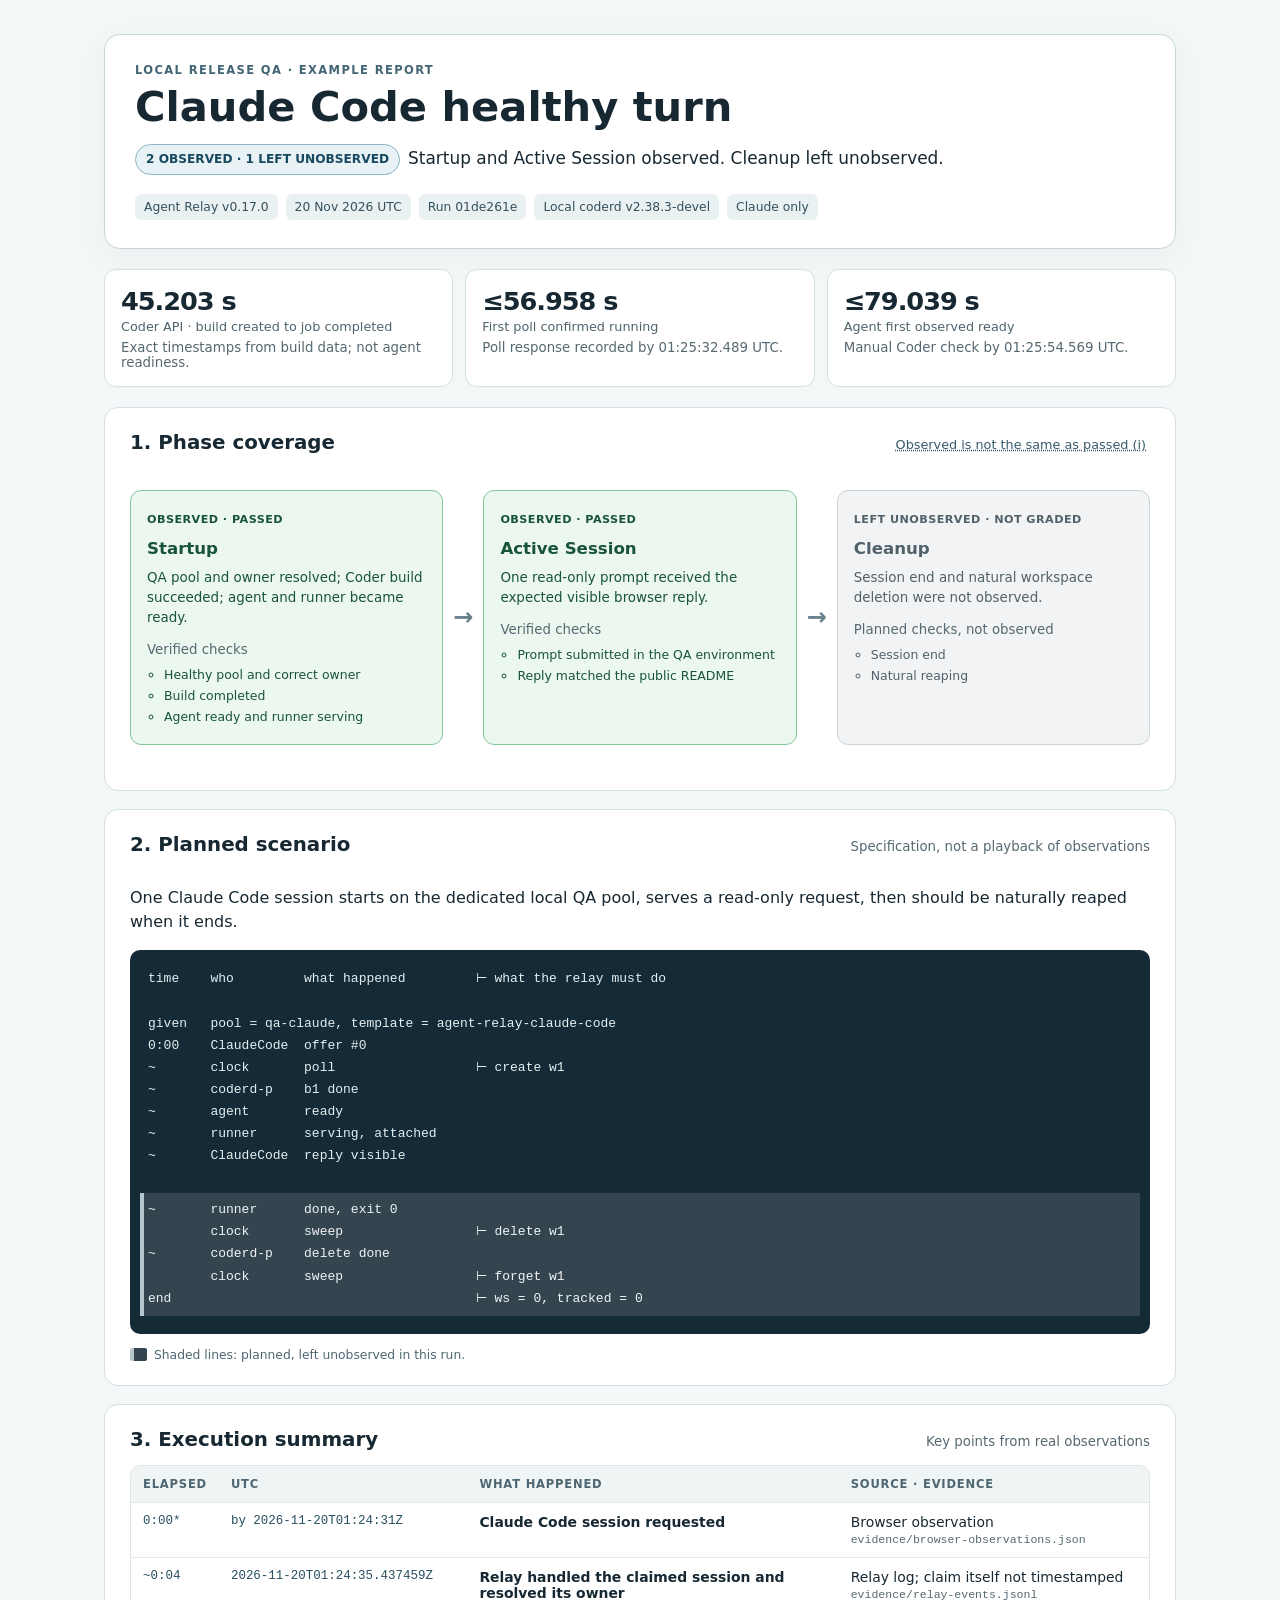
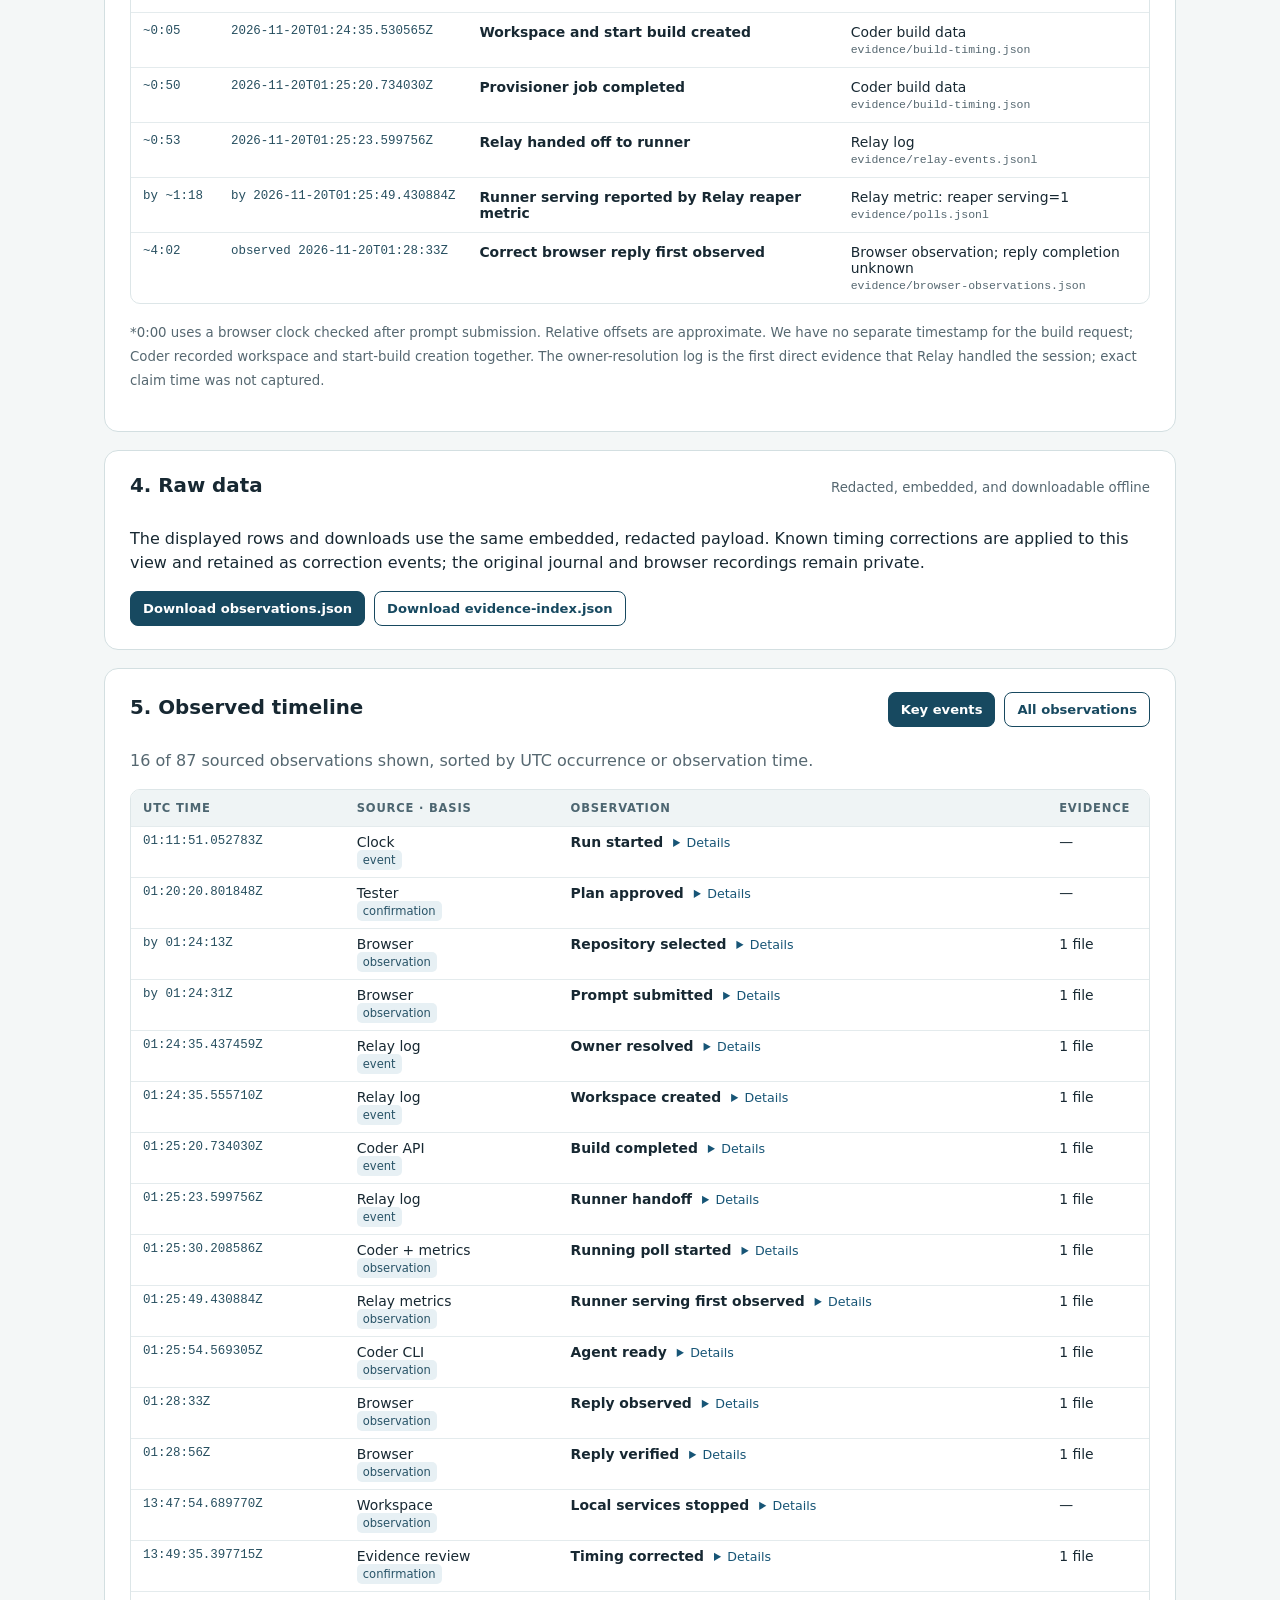
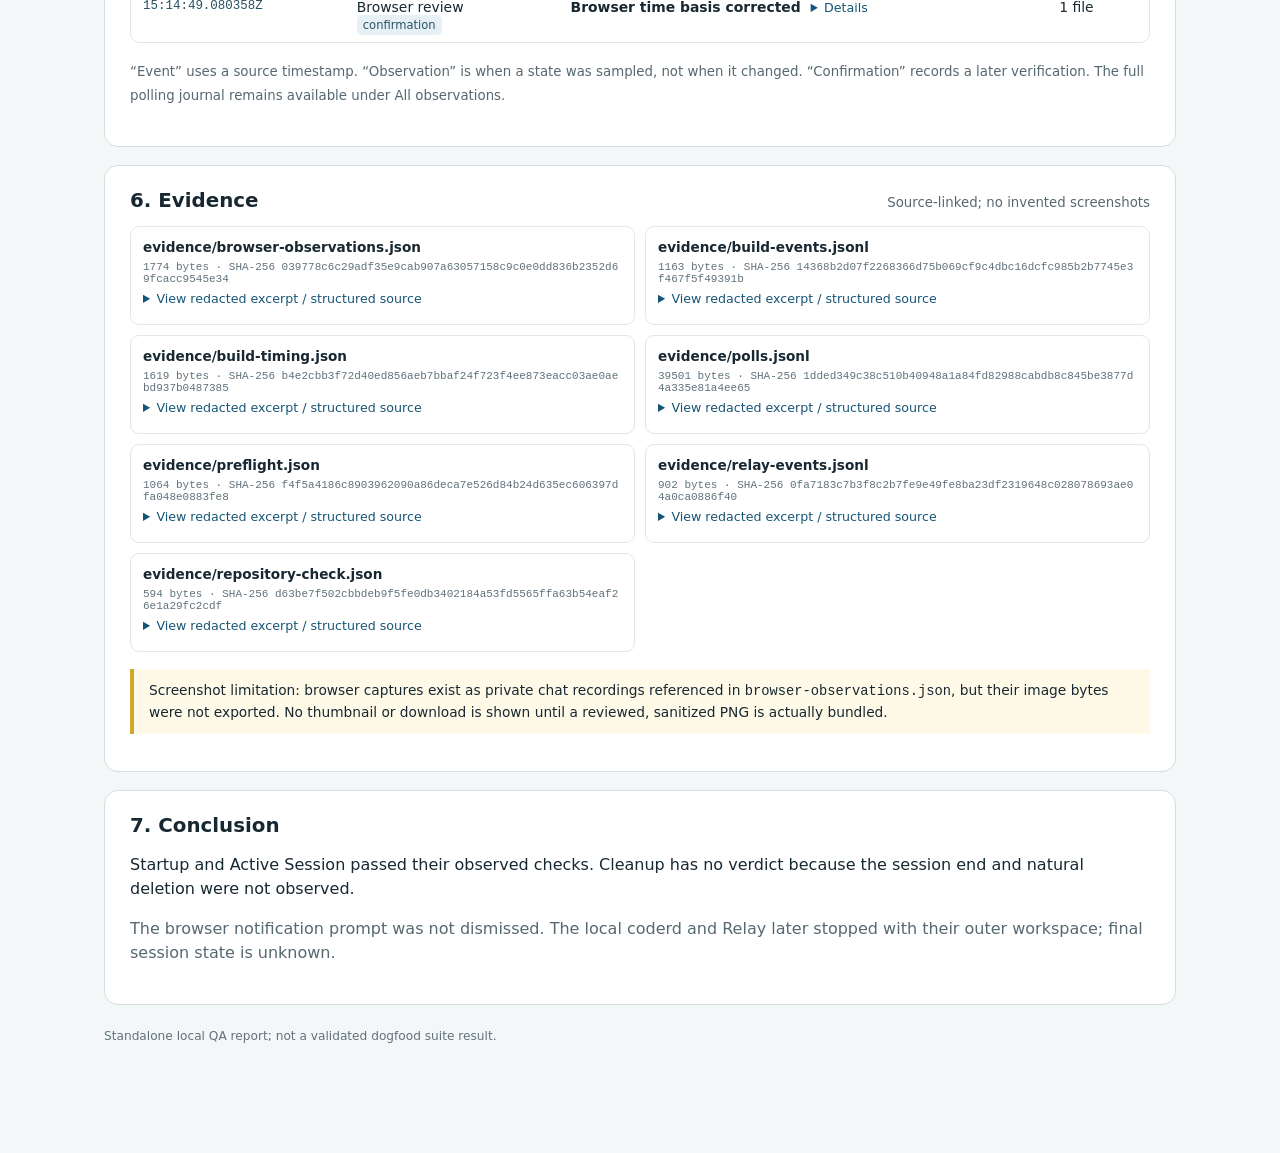
<file: local-reports/2026-11-20/steven/01de261e-1a06-4c11-b269-62d959a64cb7/report.html>
<!doctype html>
<html lang="en">
<head>
<meta charset="utf-8">
<meta name="viewport" content="width=device-width, initial-scale=1">
<meta name="color-scheme" content="light">
<title>Agent Relay QA · Claude Code healthy turn</title>
<style>
:root{font-family:system-ui,-apple-system,BlinkMacSystemFont,"Segoe UI",sans-serif;color:#172832;background:#f4f7f7}
*{box-sizing:border-box}body{margin:0}main{max-width:1120px;padding:34px 24px 90px;margin:auto}h1{font-size:clamp(1.8rem,3.5vw,2.6rem);line-height:1.15;margin:.35rem 0}h2{font-size:1.24rem;margin:0 0 14px}h3{font-size:1rem;margin:0 0 8px}p{line-height:1.5}small,.muted{color:#566871}.eyebrow{text-transform:uppercase;letter-spacing:.12em;color:#446674;font-weight:750;font-size:.72rem}.hero{border:1px solid #c9d6d9;border-radius:16px;background:#fff;padding:28px 30px;box-shadow:0 8px 30px #1737470b}.lead{font-size:1.06rem;margin:14px 0 0}.status{display:inline-block;border-radius:999px;background:#e8f1f4;border:1px solid #8db7c4;color:#174960;font-size:.76rem;font-weight:800;padding:5px 10px;margin-right:8px;vertical-align:middle}.meta{display:flex;gap:8px;flex-wrap:wrap;margin-top:19px}.meta span{font-size:.77rem;border-radius:6px;background:#eaf1f2;color:#35505c;padding:6px 9px}.notice{border-left:4px solid #d1a62d;background:#fff9e8;padding:11px 15px;margin-top:17px;font-size:.86rem}.metrics{display:grid;grid-template-columns:repeat(3,minmax(0,1fr));gap:12px;margin:20px 0}.metric{border:1px solid #d3dfe1;background:#fff;border-radius:12px;padding:16px}.metric strong{font-size:1.6rem;display:block;letter-spacing:-.04em}.metric span{font-size:.8rem;color:#50636d}.metric small{display:block;margin-top:5px}.panel{background:#fff;border:1px solid #d3dfe1;border-radius:14px;padding:23px 25px;margin-top:18px}.panel-head{display:flex;justify-content:space-between;align-items:baseline;gap:12px;flex-wrap:wrap}.spec{background:#142a36;color:#e4eff1;border-radius:10px;padding:18px;overflow-x:auto;font:13px/1.7 ui-monospace,SFMono-Regular,Consolas,monospace;white-space:pre;margin:14px 0}.buttons{display:flex;gap:9px;flex-wrap:wrap}.button{appearance:none;background:#174960;color:#fff;border:1px solid #174960;border-radius:8px;padding:9px 12px;font:600 .82rem system-ui;cursor:pointer}.button:hover{background:#0d3448}.button.alt{background:#fff;color:#174960}.button.alt:hover{background:#edf5f6}.button:focus-visible,summary:focus-visible{outline:3px solid #db9c13;outline-offset:2px}.table-wrap{overflow-x:auto;border:1px solid #dde6e8;border-radius:10px}table{width:100%;border-collapse:collapse;font-size:.87rem}th,td{text-align:left;padding:11px 12px;border-bottom:1px solid #e4ebed;vertical-align:top}th{font-size:.72rem;text-transform:uppercase;letter-spacing:.07em;color:#4d6671;background:#eff4f5;position:sticky;top:0}tr:last-child td{border-bottom:0}tbody tr:hover{background:#f7fafb}td.time{white-space:nowrap;font-variant-numeric:tabular-nums;font-family:ui-monospace,monospace;font-size:.78rem;color:#274f60}td.source{white-space:nowrap}.tag{display:inline-block;border-radius:5px;background:#e7f0f4;padding:3px 6px;color:#285367;font-size:.72rem}.tag.warning{background:#fff1cd;color:#654c00}.tag.unverified{background:#e8edf0;color:#4d5c65}.row-title{font-weight:640}.row-summary{color:#40545d;margin-top:4px;line-height:1.4}.evidence-ref{font-family:ui-monospace,monospace;font-size:.72rem;word-break:normal;overflow-wrap:normal}td:last-child{min-width:190px}details{margin:6px 0}summary{cursor:pointer;color:#175576;font-size:.79rem}details pre{white-space:pre-wrap;overflow-wrap:anywhere;background:#f3f7f8;border-radius:7px;padding:10px;font-size:.72rem;max-height:260px;overflow:auto}code{font-family:ui-monospace,monospace}ul{padding-left:20px}li{margin:6px 0;line-height:1.42}.evidence-list{display:grid;grid-template-columns:repeat(2,minmax(0,1fr));gap:10px}.evidence-item{border:1px solid #e0e8e9;border-radius:9px;padding:12px;min-width:0}.evidence-item strong{display:block;font-size:.85rem;word-break:break-all}.evidence-item .hash{font:11px ui-monospace,monospace;word-break:break-all;color:#60717b;margin:6px 0}.two-col{display:grid;grid-template-columns:1fr 1fr;gap:20px}.good{color:#17613b}.warn{color:#8a5e00}.footer{font-size:.76rem;color:#61717b;margin-top:22px}@media(max-width:720px){main{padding:16px 12px 40px}.hero,.panel{padding:19px 16px}.metrics,.two-col,.evidence-list{grid-template-columns:1fr}th,td{padding:9px}}
.phase-flow{list-style:none;display:flex;align-items:stretch;gap:10px;padding:0;margin:16px 0}
.phase-card{flex:1;min-width:0;padding:16px;border:1px solid;border-radius:11px}
.phase-card.observed{background:#ecf8ef;border-color:#84c59a;color:#185437}
.phase-card.unobserved{background:#f1f3f4;border-color:#cbd4d8;color:#51616a}
.phase-card h3{margin:8px 0 7px;font-size:1.04rem}.phase-card p{margin:0 0 10px;font-size:.84rem}
.phase-card ul{padding-left:17px;margin:5px 0 0;font-size:.78rem}.phase-card li{margin:3px 0}
.phase-badge{font-size:.7rem;font-weight:800;text-transform:uppercase;letter-spacing:.04em}
.phase-arrow{align-self:center;color:#67808b;font-size:1.5rem;font-weight:700}
.phase-help{position:relative}.phase-help button{border:0;background:none;padding:4px;color:#35596a;font:inherit;font-size:.8rem;text-decoration:underline dotted;cursor:help}.phase-help button:focus-visible{outline:3px solid #db9c13;outline-offset:2px}.phase-tooltip{position:absolute;right:0;bottom:calc(100% + 8px);z-index:5;width:min(300px,80vw);padding:10px 12px;border-radius:8px;background:#142a36;color:#fff;font-size:.78rem;line-height:1.45;visibility:hidden;box-shadow:0 7px 20px #17283230}.phase-help:not(.dismissed):hover .phase-tooltip,.phase-help:not(.dismissed):focus-within .phase-tooltip{visibility:visible}
.spec-unobserved{display:block;margin:4px -8px 0;padding:6px 8px 6px 4px;background:#344550;border-left:4px solid #b4c5ce;color:#f0f4f6}.spec-legend{display:flex;align-items:center;gap:7px;font-size:.77rem;color:#4d6671}.legend-chip{display:inline-block;width:17px;height:13px;border-left:4px solid #b4c5ce;background:#344550;border-radius:2px}
.timeline-table{table-layout:fixed;min-width:760px}.timeline-table td{padding:7px 12px}.timeline-table details{display:inline-block;margin:0 0 0 10px;vertical-align:middle}.timeline-table details[open]{display:block;margin:7px 0 0}.timeline-table details p{font-size:.82rem;margin:8px 0}.timeline-table td.source{overflow-wrap:anywhere}
@media(max-width:760px){.phase-flow{flex-direction:column}.phase-arrow{transform:rotate(90deg)}}
</style>
</head>
<body><main>
<header class="hero">
  <div class="eyebrow">Local release QA · example report</div>
  <h1>Claude Code healthy turn</h1>
  <p class="lead"><span class="status" id="coverage-count">Phase coverage</span><span id="headline">Loading report…</span></p>
  <div class="meta"><span>Agent Relay v0.17.0</span><span>20 Nov 2026 UTC</span><span>Run 01de261e</span><span>Local coderd v2.38.3-devel</span><span>Claude only</span></div>
</header>
<div class="metrics" aria-label="Timing summary">
  <div class="metric"><strong>45.203 s</strong><span>Coder API · build created to job completed</span><small>Exact timestamps from build data; not agent readiness.</small></div>
  <div class="metric"><strong>≤56.958 s</strong><span>First poll confirmed running</span><small>Poll response recorded by 01:25:32.489 UTC.</small></div>
  <div class="metric"><strong>≤79.039 s</strong><span>Agent first observed ready</span><small>Manual Coder check by 01:25:54.569 UTC.</small></div>
</div>
<section class="panel" aria-labelledby="phases-title"><div class="panel-head"><h2 id="phases-title">1. Phase coverage</h2><div class="phase-help"><button type="button" aria-describedby="phase-tooltip">Observed is not the same as passed (i)</button><span id="phase-tooltip" class="phase-tooltip" role="tooltip">Observed means a phase has evidence; passed means its checks met expectations. Cleanup was left unobserved, not failed. Arrows show lifecycle order, not completion.</span></div></div>
  <ol class="phase-flow" id="phase-flow" aria-label="Test lifecycle phases"></ol>
</section>
<section class="panel" aria-labelledby="spec-title"><div class="panel-head"><h2 id="spec-title">2. Planned scenario</h2><small>Specification, not a playback of observations</small></div>
  <p>One Claude Code session starts on the dedicated local QA pool, serves a read-only request, then should be naturally reaped when it ends.</p>
  <pre class="spec">time    who         what happened         ⊢ what the relay must do

given   pool = qa-claude, template = agent-relay-claude-code
0:00    ClaudeCode  offer #0
~       clock       poll                  ⊢ create w1
~       coderd-p    b1 done
~       agent       ready
~       runner      serving, attached
~       ClaudeCode  reply visible

<span class="spec-unobserved">~       runner      done, exit 0
        clock       sweep                 ⊢ delete w1
~       coderd-p    delete done
        clock       sweep                 ⊢ forget w1
end                                       ⊢ ws = 0, tracked = 0</span></pre>
  <div class="spec-legend"><span class="legend-chip" aria-hidden="true"></span>Shaded lines: planned, left unobserved in this run.</div>
</section>
<section class="panel" aria-labelledby="execution-title"><div class="panel-head"><h2 id="execution-title">3. Execution summary</h2><small>Key points from real observations</small></div>
  <div class="table-wrap"><table><thead><tr><th scope="col">Elapsed</th><th scope="col">UTC</th><th scope="col">What happened</th><th scope="col">Source · evidence</th></tr></thead><tbody id="execution-body"></tbody></table></div>
  <p><small>*0:00 uses a browser clock checked after prompt submission. Relative offsets are approximate. We have no separate timestamp for the build request; Coder recorded workspace and start-build creation together. The owner-resolution log is the first direct evidence that Relay handled the session; exact claim time was not captured.</small></p>
</section>
<section class="panel" aria-labelledby="downloads-title"><div class="panel-head"><h2 id="downloads-title">4. Raw data</h2><small>Redacted, embedded, and downloadable offline</small></div>
  <p>The displayed rows and downloads use the same embedded, redacted payload. Known timing corrections are applied to this view and retained as correction events; the original journal and browser recordings remain private.</p>
  <div class="buttons"><button class="button" id="download-observations" type="button">Download observations.json</button><button class="button alt" id="download-evidence" type="button">Download evidence-index.json</button></div>
</section>
<section class="panel" aria-labelledby="timeline-title"><div class="panel-head"><h2 id="timeline-title">5. Observed timeline</h2><div class="buttons"><button class="button" id="key-events" type="button" aria-pressed="true">Key events</button><button class="button alt" id="all-events" type="button" aria-pressed="false">All observations</button></div></div>
  <p id="timeline-count" class="muted" aria-live="polite"></p>
  <div class="table-wrap"><table class="timeline-table"><colgroup><col style="width:21%"><col style="width:21%"><col style="width:48%"><col style="width:10%"></colgroup><thead><tr><th scope="col">UTC time</th><th scope="col">Source · basis</th><th scope="col">Observation</th><th scope="col">Evidence</th></tr></thead><tbody id="timeline-body"></tbody></table></div>
  <p><small>“Event” uses a source timestamp. “Observation” is when a state was sampled, not when it changed. “Confirmation” records a later verification. The full polling journal remains available under All observations.</small></p>
</section>
<section class="panel" aria-labelledby="evidence-title"><div class="panel-head"><h2 id="evidence-title">6. Evidence</h2><small>Source-linked; no invented screenshots</small></div>
  <div class="evidence-list" id="evidence-list"></div>
  <p class="notice">Screenshot limitation: browser captures exist as private chat recordings referenced in <code>browser-observations.json</code>, but their image bytes were not exported. No thumbnail or download is shown until a reviewed, sanitized PNG is actually bundled.</p>
</section>
<section class="panel" aria-labelledby="conclusion-title"><h2 id="conclusion-title">7. Conclusion</h2>
  <p id="conclusion-scope"></p>
  <p id="conclusion-notes" class="muted"></p>
</section>
<p class="footer">Standalone local QA report; not a validated dogfood suite result.</p>
</main>
<script id="report-data" type="application/json">{"schema_version":"example-0.2","run":{"run_id":"01de261e-1a06-4c11-b269-62d959a64cb7","tester":"steven","started_at":"2026-11-20T01:11:51.052783228Z","case_ref":"Local Claude Code healthy turn; inspired by Emyrk/throw-away-qa cases/Q01.json Q01-a, not a suite result","suite_revision":"0cddfe74842a33466b5dd10e219b4f829f4d980c","release":"agent-relay v0.17.0","release_binary_sha256":"1e8bb281c25bb1c8164ce737ecc96d8c80856d552455d468370bc1869ac7f835","coderd_version":"v2.38.3-devel+f1f57d9ae0","organization":"coder","template":"agent-relay-claude-code","template_version_id":"7c718916-c3b2-4277-82c1-2b3c2aa51c96","module_version":"1.0.1 (tagged example source)","pool":"qa-claude","provider_environment":"Steven-Testing (verified in browser; no separate Steven-Testing relay entry)","relay_config_sha256":"ee2cb326770fe54910ebe635b58b9c8448a42193053e978af8f5a1c698acb40b","visibility":"private local run; not validated against the public dogfood suite"},"observations":[{"at":"2026-11-20T01:11:51.052783Z","kind":"run_started","recorded_at":"2026-11-20T01:20:20.725414Z","source":"agent_clock","summary":"Started local v0.17.0 Claude healthy-path run preparation; no provider request submitted.","time_basis":"event","sequence":1},{"at":"2026-11-20T01:20:20.801848Z","kind":"plan_approved","recorded_at":"2026-11-20T01:20:20.801848Z","source":"tester","summary":"Steven approved the Q01-a-inspired happy path and identified the local Coder user; exact approval time precedes this confirmation.","time_basis":"confirmation","sequence":2},{"at":"2026-11-20T01:20:20.876315Z","kind":"preflight_sample","recorded_at":"2026-11-20T01:20:20.876315Z","source":"local_http","summary":"Local coderd /healthz and Relay /readyz each returned HTTP 200 before creating the matching Coder user.","time_basis":"observation","sequence":3},{"at":"2026-11-20T01:20:35.189531Z","kind":"local_user_create_started","recorded_at":"2026-11-20T01:20:35.189531Z","source":"agent","summary":"Creating the requested matching local Coder member in organization coder; generated login password will not be displayed.","time_basis":"observation","sequence":4},{"at":"2026-11-20T01:20:37.062115Z","kind":"local_user_created","recorded_at":"2026-11-20T01:20:37.062115Z","source":"coder_cli","summary":"Local Coder user created in organization coder with an unexposed generated password.","time_basis":"observation","sequence":5},{"at":"2026-11-20T01:21:01.037777Z","kind":"local_user_dormant","recorded_at":"2026-11-20T01:21:01.037777Z","source":"coder_api","summary":"New local Coder user was dormant; owner preflight cannot pass until activation.","time_basis":"observation","sequence":6},{"at":"2026-11-20T01:21:04.327665Z","kind":"local_user_activated","recorded_at":"2026-11-20T01:21:04.327665Z","source":"coder_cli","summary":"Activated the local Coder user and verified membership in organization coder.","time_basis":"observation","sequence":7},{"at":"2026-11-20T01:21:16Z","kind":"browser_preflight_observed","recorded_at":"2026-11-20T01:22:10.812676Z","source":"browser_gui","step":1,"subject":"claude-a","summary":"Signed-in Claude Code page showed selected Steven-Testing environment, no repository selected, and older unrelated sessions in the sidebar. No QA prompt submitted.","time_basis":"observation","sequence":8},{"at":"2026-11-20T01:21:21.447418Z","evidence":"evidence/preflight.json","kind":"release_and_pool_preflight","recorded_at":"2026-11-20T01:22:10.894334Z","source":"coder_cli","step":1,"summary":"Published binary checksum passed; local coderd and Relay were healthy, Claude pool gauge 1, template cancel-jobs true and provisioners idle.","time_basis":"observation","sequence":9},{"at":"2026-11-20T01:21:33.833022Z","kind":"workspace_baseline","recorded_at":"2026-11-20T01:22:10.968065Z","source":"coder_cli","step":1,"subject":"claude-a","summary":"Local coderd listed zero workspaces before the provider request.","time_basis":"observation","sequence":10},{"at":"2026-11-20T01:23:47.499157Z","evidence":"evidence/polls.jsonl","kind":"poll_sample","recorded_at":"2026-11-20T01:23:49.340974Z","source":"local_metrics_and_coder_cli","step":2,"subject":"claude-a","summary":"Polled local pool and Coder workspace list; 0 workspaces observed.","time_basis":"observation","sequence":11},{"at":"2026-11-20T01:24:04.351316Z","evidence":"evidence/polls.jsonl","kind":"poll_sample","recorded_at":"2026-11-20T01:24:06.294821Z","source":"local_metrics_and_coder_cli","step":2,"subject":"claude-a","summary":"Polled local pool and Coder workspace list; 0 workspaces observed.","time_basis":"observation","sequence":12},{"at":"2026-11-20T01:24:13Z","kind":"repository_selected","recorded_at":"2026-11-20T01:27:09.530398Z","source":"browser_gui","step":1,"subject":"claude-a","summary":"The referenced QA repository was selected by this clock reading; exact action time was not captured.","time_basis":"observation","sequence":13,"amended_by":"browser_time_basis_corrected","evidence":"evidence/browser-observations.json"},{"at":"2026-11-20T01:24:21.305693Z","evidence":"evidence/polls.jsonl","kind":"poll_sample","recorded_at":"2026-11-20T01:24:23.145596Z","source":"local_metrics_and_coder_cli","step":2,"subject":"claude-a","summary":"Polled local pool and Coder workspace list; 0 workspaces observed.","time_basis":"observation","sequence":14},{"at":"2026-11-20T01:24:31Z","kind":"prompt_submitted","recorded_at":"2026-11-20T01:27:09.601406Z","source":"browser_gui","step":1,"subject":"claude-a","summary":"One approved read-only prompt was submitted by this clock reading; exact submission and provider receipt times are unknown.","time_basis":"observation","sequence":15,"amended_by":"browser_time_basis_corrected","evidence":"evidence/browser-observations.json"},{"at":"2026-11-20T01:24:35Z","kind":"session_waiting_observed","recorded_at":"2026-11-20T01:27:09.674871Z","source":"browser_gui","step":1,"subject":"claude-a","summary":"At or shortly before 01:24:35 UTC, new session displayed waiting and transient no-runner-online message before build completed.","time_basis":"observation","sequence":16,"evidence":"evidence/browser-observations.json"},{"at":"2026-11-20T01:24:35Z","kind":"permission_popup_observed","recorded_at":"2026-11-20T01:27:09.745103Z","source":"browser_gui","step":4,"subject":"claude-a","summary":"Browser notification permission pop-up appeared; agent paused without consenting or dismissing.","time_basis":"observation","sequence":17,"evidence":"evidence/browser-observations.json"},{"at":"2026-11-20T01:24:35.437459Z","evidence":"evidence/relay-events.jsonl","kind":"owner_resolved","recorded_at":"2026-11-20T01:25:09.763093Z","source":"relay_log","step":1,"subject":"claude-a","summary":"Relay resolved the Claude provider session to the active local Coder user.","time_basis":"event","sequence":18},{"at":"2026-11-20T01:24:35.555710Z","evidence":"evidence/relay-events.jsonl","kind":"workspace_build_created","recorded_at":"2026-11-20T01:25:09.848510Z","source":"relay_log","step":2,"subject":"claude-a","summary":"Relay created the correlated workspace build under the intended user and qa-claude pool.","time_basis":"event","sequence":19},{"at":"2026-11-20T01:24:38.155680Z","evidence":"evidence/polls.jsonl","kind":"poll_sample","recorded_at":"2026-11-20T01:24:40.530254Z","source":"local_metrics_and_coder_cli","step":2,"subject":"claude-a","summary":"Polled local pool and Coder workspace list; 1 workspaces observed.","time_basis":"observation","sequence":20},{"at":"2026-11-20T01:24:47Z","kind":"browser_paused","recorded_at":"2026-11-20T01:27:09.818589Z","source":"browser_gui","step":4,"subject":"claude-a","summary":"Browser observation paused at notification prompt; no visible reply as of this observation, no extra prompt sent.","time_basis":"observation","sequence":21},{"at":"2026-11-20T01:24:55.542039Z","evidence":"evidence/polls.jsonl","kind":"poll_sample","recorded_at":"2026-11-20T01:24:57.980002Z","source":"local_metrics_and_coder_cli","step":2,"subject":"claude-a","summary":"Polled local pool and Coder workspace list; 1 workspaces observed.","time_basis":"observation","sequence":22},{"at":"2026-11-20T01:25:13.001228Z","evidence":"evidence/polls.jsonl","kind":"poll_sample","recorded_at":"2026-11-20T01:25:15.197356Z","source":"local_metrics_and_coder_cli","step":2,"subject":"claude-a","summary":"Polled local pool and Coder workspace list; 1 workspaces observed.","time_basis":"observation","sequence":23},{"at":"2026-11-20T01:25:20.734030Z","evidence":"evidence/build-events.jsonl","kind":"build_succeeded","recorded_at":"2026-11-20T01:26:54.453474Z","source":"coder_api","step":2,"subject":"claude-a","summary":"Correlated QA workspace provisioner job succeeded in approximately 45 seconds.","time_basis":"event","sequence":24},{"at":"2026-11-20T01:25:23.000000Z","evidence":"evidence/build-events.jsonl","kind":"runner_start_invoked","recorded_at":"2026-11-20T01:26:54.593015Z","source":"coder_build_log","step":3,"subject":"claude-a","summary":"Tagged template setup completed before runner scripts; Claude start script reported working.","time_basis":"event","sequence":25},{"at":"2026-11-20T01:25:23.599756Z","evidence":"evidence/relay-events.jsonl","kind":"runner_handoff","recorded_at":"2026-11-20T01:26:54.523728Z","source":"relay_log","step":3,"subject":"claude-a","summary":"Relay logged build success and runner handoff while agent lifecycle was starting.","time_basis":"event","sequence":26},{"at":"2026-11-20T01:25:30.208586Z","evidence":"evidence/polls.jsonl","kind":"poll_sample","recorded_at":"2026-11-20T01:25:32.488779Z","source":"local_metrics_and_coder_cli","step":2,"subject":"claude-a","summary":"Polled local pool and Coder workspace list; 1 workspaces observed.","time_basis":"observation","sequence":27},{"at":"2026-11-20T01:25:30.208586Z","evidence":"evidence/build-timing.json","kind":"build_running_first_observed","recorded_at":"2026-11-20T13:48:45.178484Z","source":"local_metrics_and_coder_cli","step":2,"subject":"claude-a","summary":"Poll started at 01:25:30.208586Z; its running response was recorded by 01:25:32.488779Z. The transition time is unknown.","time_basis":"observation","sequence":28,"amended_by":"poll_timestamp_interpretation_corrected"},{"at":"2026-11-20T01:25:47.501404Z","evidence":"evidence/polls.jsonl","kind":"poll_sample","recorded_at":"2026-11-20T01:25:49.430884Z","source":"local_metrics_and_coder_cli","step":2,"subject":"claude-a","summary":"Polled local pool and Coder workspace list; 1 workspaces observed.","time_basis":"observation","sequence":29},{"at":"2026-11-20T01:25:49.430884Z","evidence":"evidence/polls.jsonl","kind":"runner_serving_first_observed","recorded_at":"2026-11-20T15:44:51.510826Z","source":"relay_metrics","step":3,"subject":"claude-a","summary":"First completed metric poll found reaper workspace status serving=1; poll began at 01:25:47.501404Z, so runner transition time is unknown.","time_basis":"observation","sequence":30},{"at":"2026-11-20T01:25:54.569305Z","evidence":"evidence/build-timing.json","kind":"agent_ready_first_observed","recorded_at":"2026-11-20T13:48:45.419713Z","source":"coder_cli","step":3,"subject":"claude-a","summary":"First manual Coder show check observed agent connected, healthy and ready, by 79.038740 seconds after build creation; exact ready transition unknown.","time_basis":"observation","sequence":31},{"at":"2026-11-20T01:26:00.702917Z","evidence":"evidence/build-events.jsonl","kind":"agent_ready_observed","recorded_at":"2026-11-20T01:26:54.668378Z","source":"coder_cli","step":3,"subject":"claude-a","summary":"Coder listing showed workspace running, agent connected and healthy with ready lifecycle.","time_basis":"observation","sequence":32},{"at":"2026-11-20T01:26:04.440474Z","evidence":"evidence/polls.jsonl","kind":"poll_sample","recorded_at":"2026-11-20T01:26:06.330172Z","source":"local_metrics_and_coder_cli","step":2,"subject":"claude-a","summary":"Polled local pool and Coder workspace list; 1 workspaces observed.","time_basis":"observation","sequence":33},{"at":"2026-11-20T01:26:21.340099Z","evidence":"evidence/polls.jsonl","kind":"poll_sample","recorded_at":"2026-11-20T01:26:23.306687Z","source":"local_metrics_and_coder_cli","step":2,"subject":"claude-a","summary":"Polled local pool and Coder workspace list; 1 workspaces observed.","time_basis":"observation","sequence":34},{"at":"2026-11-20T01:26:38.316033Z","evidence":"evidence/polls.jsonl","kind":"poll_sample","recorded_at":"2026-11-20T01:26:40.139743Z","source":"local_metrics_and_coder_cli","step":2,"subject":"claude-a","summary":"Polled local pool and Coder workspace list; 1 workspaces observed.","time_basis":"observation","sequence":35},{"at":"2026-11-20T01:26:47.866610Z","evidence":"evidence/build-events.jsonl","kind":"pool_marker_verified","recorded_at":"2026-11-20T01:26:54.743487Z","source":"coder_api","step":2,"subject":"claude-a","summary":"Build parameter marker cc:qa-claude was present, and no credential build parameter was present.","time_basis":"observation","sequence":36},{"at":"2026-11-20T01:26:55.147713Z","evidence":"evidence/polls.jsonl","kind":"poll_sample","recorded_at":"2026-11-20T01:26:57.205513Z","source":"local_metrics_and_coder_cli","step":2,"subject":"claude-a","summary":"Polled local pool and Coder workspace list; 1 workspaces observed.","time_basis":"observation","sequence":37},{"at":"2026-11-20T01:27:12.214670Z","evidence":"evidence/polls.jsonl","kind":"poll_sample","recorded_at":"2026-11-20T01:27:14.181910Z","source":"local_metrics_and_coder_cli","step":2,"subject":"claude-a","summary":"Polled local pool and Coder workspace list; 1 workspaces observed.","time_basis":"observation","sequence":38},{"at":"2026-11-20T01:27:20.448464Z","evidence":"evidence/polls.jsonl","kind":"runner_serving_observed","recorded_at":"2026-11-20T01:27:30.388153Z","source":"relay_metrics","step":3,"subject":"claude-a","summary":"Reaper gauge showed one qa-claude workspace in serving state; browser reply remains unverified.","time_basis":"observation","sequence":39},{"at":"2026-11-20T01:27:29.191069Z","evidence":"evidence/polls.jsonl","kind":"poll_sample","recorded_at":"2026-11-20T01:27:31.092056Z","source":"local_metrics_and_coder_cli","step":2,"subject":"claude-a","summary":"Polled local pool and Coder workspace list; 1 workspaces observed.","time_basis":"observation","sequence":40},{"at":"2026-11-20T01:27:46.100852Z","evidence":"evidence/polls.jsonl","kind":"poll_sample","recorded_at":"2026-11-20T01:27:47.879629Z","source":"local_metrics_and_coder_cli","step":2,"subject":"claude-a","summary":"Polled local pool and Coder workspace list; 1 workspaces observed.","time_basis":"observation","sequence":41},{"at":"2026-11-20T01:28:02.887963Z","evidence":"evidence/polls.jsonl","kind":"poll_sample","recorded_at":"2026-11-20T01:28:04.639605Z","source":"local_metrics_and_coder_cli","step":2,"subject":"claude-a","summary":"Polled local pool and Coder workspace list; 1 workspaces observed.","time_basis":"observation","sequence":42},{"at":"2026-11-20T01:28:19.648573Z","evidence":"evidence/polls.jsonl","kind":"poll_sample","recorded_at":"2026-11-20T01:28:21.603843Z","source":"local_metrics_and_coder_cli","step":2,"subject":"claude-a","summary":"Polled local pool and Coder workspace list; 1 workspaces observed.","time_basis":"observation","sequence":43},{"at":"2026-11-20T01:28:33Z","evidence":"evidence/browser-observations.json","kind":"reply_visible","recorded_at":"2026-11-20T01:29:26.142326Z","source":"browser_gui","step":4,"subject":"claude-a","summary":"The same QA session showed its first visible answer and idle composer; exact answer completion time unknown.","time_basis":"observation","sequence":44},{"at":"2026-11-20T01:28:36.612243Z","evidence":"evidence/polls.jsonl","kind":"poll_sample","recorded_at":"2026-11-20T01:28:38.686007Z","source":"local_metrics_and_coder_cli","step":2,"subject":"claude-a","summary":"Polled local pool and Coder workspace list; 1 workspaces observed.","time_basis":"observation","sequence":45},{"at":"2026-11-20T01:28:53.694962Z","evidence":"evidence/polls.jsonl","kind":"poll_sample","recorded_at":"2026-11-20T01:28:55.636026Z","source":"local_metrics_and_coder_cli","step":2,"subject":"claude-a","summary":"Polled local pool and Coder workspace list; 1 workspaces observed.","time_basis":"observation","sequence":46},{"at":"2026-11-20T01:28:56Z","evidence":"evidence/browser-observations.json","kind":"reply_heading_verified","recorded_at":"2026-11-20T01:29:26.211038Z","source":"browser_gui","step":4,"subject":"claude-a","summary":"Visible answer reported the first public README heading correctly; notification popup remained over the closing sentence.","time_basis":"observation","sequence":47},{"at":"2026-11-20T01:28:57.738793Z","evidence":"evidence/repository-check.json","kind":"remote_branch_absent","recorded_at":"2026-11-20T01:29:26.281651Z","source":"git_remote","step":4,"subject":"claude-a","summary":"No matching session branch existed on the QA repository remote; local main checkout remained clean.","time_basis":"observation","sequence":48},{"at":"2026-11-20T01:29:10.644584Z","evidence":"evidence/polls.jsonl","kind":"poll_sample","recorded_at":"2026-11-20T01:29:12.418837Z","source":"local_metrics_and_coder_cli","step":2,"subject":"claude-a","summary":"Polled local pool and Coder workspace list; 1 workspaces observed.","time_basis":"observation","sequence":49},{"at":"2026-11-20T01:29:27.427605Z","evidence":"evidence/polls.jsonl","kind":"poll_sample","recorded_at":"2026-11-20T01:29:29.341944Z","source":"local_metrics_and_coder_cli","step":2,"subject":"claude-a","summary":"Polled local pool and Coder workspace list; 1 workspaces observed.","time_basis":"observation","sequence":50},{"at":"2026-11-20T01:29:44.351169Z","evidence":"evidence/polls.jsonl","kind":"poll_sample","recorded_at":"2026-11-20T01:29:46.227429Z","source":"local_metrics_and_coder_cli","step":2,"subject":"claude-a","summary":"Polled local pool and Coder workspace list; 1 workspaces observed.","time_basis":"observation","sequence":51},{"at":"2026-11-20T01:30:01.237497Z","evidence":"evidence/polls.jsonl","kind":"poll_sample","recorded_at":"2026-11-20T01:30:03.028529Z","source":"local_metrics_and_coder_cli","step":2,"subject":"claude-a","summary":"Polled local pool and Coder workspace list; 1 workspaces observed.","time_basis":"observation","sequence":52},{"at":"2026-11-20T01:30:18.038811Z","evidence":"evidence/polls.jsonl","kind":"poll_sample","recorded_at":"2026-11-20T01:30:19.849545Z","source":"local_metrics_and_coder_cli","step":2,"subject":"claude-a","summary":"Polled local pool and Coder workspace list; 1 workspaces observed.","time_basis":"observation","sequence":53},{"at":"2026-11-20T01:30:34.857902Z","evidence":"evidence/polls.jsonl","kind":"poll_sample","recorded_at":"2026-11-20T01:30:36.640644Z","source":"local_metrics_and_coder_cli","step":2,"subject":"claude-a","summary":"Polled local pool and Coder workspace list; 1 workspaces observed.","time_basis":"observation","sequence":54},{"at":"2026-11-20T01:30:51.649535Z","evidence":"evidence/polls.jsonl","kind":"poll_sample","recorded_at":"2026-11-20T01:30:53.593116Z","source":"local_metrics_and_coder_cli","step":2,"subject":"claude-a","summary":"Polled local pool and Coder workspace list; 1 workspaces observed.","time_basis":"observation","sequence":55},{"at":"2026-11-20T01:31:08.603226Z","evidence":"evidence/polls.jsonl","kind":"poll_sample","recorded_at":"2026-11-20T01:31:10.364676Z","source":"local_metrics_and_coder_cli","step":2,"subject":"claude-a","summary":"Polled local pool and Coder workspace list; 1 workspaces observed.","time_basis":"observation","sequence":56},{"at":"2026-11-20T01:31:25.374394Z","evidence":"evidence/polls.jsonl","kind":"poll_sample","recorded_at":"2026-11-20T01:31:27.186840Z","source":"local_metrics_and_coder_cli","step":2,"subject":"claude-a","summary":"Polled local pool and Coder workspace list; 1 workspaces observed.","time_basis":"observation","sequence":57},{"at":"2026-11-20T01:31:42.195642Z","evidence":"evidence/polls.jsonl","kind":"poll_sample","recorded_at":"2026-11-20T01:31:43.994697Z","source":"local_metrics_and_coder_cli","step":2,"subject":"claude-a","summary":"Polled local pool and Coder workspace list; 1 workspaces observed.","time_basis":"observation","sequence":58},{"at":"2026-11-20T01:31:59.003158Z","evidence":"evidence/polls.jsonl","kind":"poll_sample","recorded_at":"2026-11-20T01:32:00.830876Z","source":"local_metrics_and_coder_cli","step":2,"subject":"claude-a","summary":"Polled local pool and Coder workspace list; 1 workspaces observed.","time_basis":"observation","sequence":59},{"at":"2026-11-20T01:32:15.839380Z","evidence":"evidence/polls.jsonl","kind":"poll_sample","recorded_at":"2026-11-20T01:32:17.622705Z","source":"local_metrics_and_coder_cli","step":2,"subject":"claude-a","summary":"Polled local pool and Coder workspace list; 1 workspaces observed.","time_basis":"observation","sequence":60},{"at":"2026-11-20T01:32:32.631195Z","evidence":"evidence/polls.jsonl","kind":"poll_sample","recorded_at":"2026-11-20T01:32:34.419157Z","source":"local_metrics_and_coder_cli","step":2,"subject":"claude-a","summary":"Polled local pool and Coder workspace list; 1 workspaces observed.","time_basis":"observation","sequence":61},{"at":"2026-11-20T01:32:49.427518Z","evidence":"evidence/polls.jsonl","kind":"poll_sample","recorded_at":"2026-11-20T01:32:51.217297Z","source":"local_metrics_and_coder_cli","step":2,"subject":"claude-a","summary":"Polled local pool and Coder workspace list; 1 workspaces observed.","time_basis":"observation","sequence":62},{"at":"2026-11-20T01:33:06.226666Z","evidence":"evidence/polls.jsonl","kind":"poll_sample","recorded_at":"2026-11-20T01:33:08.036564Z","source":"local_metrics_and_coder_cli","step":2,"subject":"claude-a","summary":"Polled local pool and Coder workspace list; 1 workspaces observed.","time_basis":"observation","sequence":63},{"at":"2026-11-20T01:33:23.047232Z","evidence":"evidence/polls.jsonl","kind":"poll_sample","recorded_at":"2026-11-20T01:33:24.814736Z","source":"local_metrics_and_coder_cli","step":2,"subject":"claude-a","summary":"Polled local pool and Coder workspace list; 1 workspaces observed.","time_basis":"observation","sequence":64},{"at":"2026-11-20T01:33:39.825177Z","evidence":"evidence/polls.jsonl","kind":"poll_sample","recorded_at":"2026-11-20T01:33:41.615778Z","source":"local_metrics_and_coder_cli","step":2,"subject":"claude-a","summary":"Polled local pool and Coder workspace list; 1 workspaces observed.","time_basis":"observation","sequence":65},{"at":"2026-11-20T01:33:56.625788Z","evidence":"evidence/polls.jsonl","kind":"poll_sample","recorded_at":"2026-11-20T01:33:58.428230Z","source":"local_metrics_and_coder_cli","step":2,"subject":"claude-a","summary":"Polled local pool and Coder workspace list; 1 workspaces observed.","time_basis":"observation","sequence":66},{"at":"2026-11-20T01:34:13.438318Z","evidence":"evidence/polls.jsonl","kind":"poll_sample","recorded_at":"2026-11-20T01:34:15.246893Z","source":"local_metrics_and_coder_cli","step":2,"subject":"claude-a","summary":"Polled local pool and Coder workspace list; 1 workspaces observed.","time_basis":"observation","sequence":67},{"at":"2026-11-20T01:34:30.258860Z","evidence":"evidence/polls.jsonl","kind":"poll_sample","recorded_at":"2026-11-20T01:34:32.087075Z","source":"local_metrics_and_coder_cli","step":2,"subject":"claude-a","summary":"Polled local pool and Coder workspace list; 1 workspaces observed.","time_basis":"observation","sequence":68},{"at":"2026-11-20T01:34:47.096558Z","evidence":"evidence/polls.jsonl","kind":"poll_sample","recorded_at":"2026-11-20T01:34:48.892003Z","source":"local_metrics_and_coder_cli","step":2,"subject":"claude-a","summary":"Polled local pool and Coder workspace list; 1 workspaces observed.","time_basis":"observation","sequence":69},{"at":"2026-11-20T01:35:03.901800Z","evidence":"evidence/polls.jsonl","kind":"poll_sample","recorded_at":"2026-11-20T01:35:05.716269Z","source":"local_metrics_and_coder_cli","step":2,"subject":"claude-a","summary":"Polled local pool and Coder workspace list; 1 workspaces observed.","time_basis":"observation","sequence":70},{"at":"2026-11-20T01:35:20.725987Z","evidence":"evidence/polls.jsonl","kind":"poll_sample","recorded_at":"2026-11-20T01:35:22.563105Z","source":"local_metrics_and_coder_cli","step":2,"subject":"claude-a","summary":"Polled local pool and Coder workspace list; 1 workspaces observed.","time_basis":"observation","sequence":71},{"at":"2026-11-20T01:35:37.573689Z","evidence":"evidence/polls.jsonl","kind":"poll_sample","recorded_at":"2026-11-20T01:35:39.371023Z","source":"local_metrics_and_coder_cli","step":2,"subject":"claude-a","summary":"Polled local pool and Coder workspace list; 1 workspaces observed.","time_basis":"observation","sequence":72},{"at":"2026-11-20T01:35:54.381016Z","evidence":"evidence/polls.jsonl","kind":"poll_sample","recorded_at":"2026-11-20T01:35:56.176809Z","source":"local_metrics_and_coder_cli","step":2,"subject":"claude-a","summary":"Polled local pool and Coder workspace list; 1 workspaces observed.","time_basis":"observation","sequence":73},{"at":"2026-11-20T01:36:11.186293Z","evidence":"evidence/polls.jsonl","kind":"poll_sample","recorded_at":"2026-11-20T01:36:13.015219Z","source":"local_metrics_and_coder_cli","step":2,"subject":"claude-a","summary":"Polled local pool and Coder workspace list; 1 workspaces observed.","time_basis":"observation","sequence":74},{"at":"2026-11-20T01:36:28.026401Z","evidence":"evidence/polls.jsonl","kind":"poll_sample","recorded_at":"2026-11-20T01:36:29.820608Z","source":"local_metrics_and_coder_cli","step":2,"subject":"claude-a","summary":"Polled local pool and Coder workspace list; 1 workspaces observed.","time_basis":"observation","sequence":75},{"at":"2026-11-20T01:36:44.830549Z","evidence":"evidence/polls.jsonl","kind":"poll_sample","recorded_at":"2026-11-20T01:36:46.641442Z","source":"local_metrics_and_coder_cli","step":2,"subject":"claude-a","summary":"Polled local pool and Coder workspace list; 1 workspaces observed.","time_basis":"observation","sequence":76},{"at":"2026-11-20T01:37:01.650766Z","evidence":"evidence/polls.jsonl","kind":"poll_sample","recorded_at":"2026-11-20T01:37:03.455505Z","source":"local_metrics_and_coder_cli","step":2,"subject":"claude-a","summary":"Polled local pool and Coder workspace list; 1 workspaces observed.","time_basis":"observation","sequence":77},{"at":"2026-11-20T01:37:18.465960Z","evidence":"evidence/polls.jsonl","kind":"poll_sample","recorded_at":"2026-11-20T01:37:20.259963Z","source":"local_metrics_and_coder_cli","step":2,"subject":"claude-a","summary":"Polled local pool and Coder workspace list; 1 workspaces observed.","time_basis":"observation","sequence":78},{"at":"2026-11-20T01:37:35.269902Z","evidence":"evidence/polls.jsonl","kind":"poll_sample","recorded_at":"2026-11-20T01:37:37.085429Z","source":"local_metrics_and_coder_cli","step":2,"subject":"claude-a","summary":"Polled local pool and Coder workspace list; 1 workspaces observed.","time_basis":"observation","sequence":79},{"at":"2026-11-20T01:37:52.095362Z","evidence":"evidence/polls.jsonl","kind":"poll_sample","recorded_at":"2026-11-20T01:37:53.863157Z","source":"local_metrics_and_coder_cli","step":2,"subject":"claude-a","summary":"Polled local pool and Coder workspace list; 1 workspaces observed.","time_basis":"observation","sequence":80},{"at":"2026-11-20T01:38:08.872628Z","evidence":"evidence/polls.jsonl","kind":"poll_sample","recorded_at":"2026-11-20T01:38:10.665804Z","source":"local_metrics_and_coder_cli","step":2,"subject":"claude-a","summary":"Polled local pool and Coder workspace list; 1 workspaces observed.","time_basis":"observation","sequence":81},{"at":"2026-11-20T01:38:25.676215Z","evidence":"evidence/polls.jsonl","kind":"poll_sample","recorded_at":"2026-11-20T01:38:27.441191Z","source":"local_metrics_and_coder_cli","step":2,"subject":"claude-a","summary":"Polled local pool and Coder workspace list; 1 workspaces observed.","time_basis":"observation","sequence":82},{"at":"2026-11-20T01:38:42.450757Z","evidence":"evidence/polls.jsonl","kind":"poll_sample","recorded_at":"2026-11-20T01:38:44.254312Z","source":"local_metrics_and_coder_cli","step":2,"subject":"claude-a","summary":"Polled local pool and Coder workspace list; 1 workspaces observed.","time_basis":"observation","sequence":83},{"at":"2026-11-20T01:38:59.264576Z","evidence":"evidence/polls.jsonl","kind":"poll_finished","recorded_at":"2026-11-20T01:38:59.333799Z","source":"local_metrics_and_coder_cli","step":2,"subject":"claude-a","summary":"Stopped local QA polling by request or after the 15-minute collection window.","time_basis":"observation","sequence":84},{"at":"2026-11-20T13:47:54.689770Z","kind":"local_environment_stopped_observed","recorded_at":"2026-11-20T13:48:45.496704Z","source":"workspace_start","subject":"claude-a","summary":"Workspace was stopped on next QA inspection; after starting the workspace, local coderd and Relay were no longer listening. Actual stop time and test workspace cleanup state unknown.","time_basis":"observation","sequence":85},{"at":"2026-11-20T13:49:35.397715Z","evidence":"evidence/build-timing.json","kind":"poll_timestamp_interpretation_corrected","recorded_at":"2026-11-20T13:49:35.397715Z","source":"evidence_reconciliation","step":2,"subject":"claude-a","summary":"Correction: the earlier build_running_first_observed event uses poll-start time 01:25:30.208586Z, not response time. Running was confirmed by the poll recorded_at 01:25:32.488779Z, within 56.958214 seconds of build creation.","time_basis":"confirmation","sequence":86},{"at":"2026-11-20T15:14:49.080358Z","evidence":"evidence/browser-observations.json","kind":"browser_time_basis_corrected","recorded_at":"2026-11-20T15:14:49.080358Z","source":"browser_recording_review","step":1,"subject":"claude-a","summary":"Correction: repository selection and prompt submission happened at or shortly before the 01:24:13 and 01:24:31 clock checks, not after; exact action times were not captured.","time_basis":"confirmation","sequence":87}],"execution_summary":[{"elapsed":"0:00*","utc":"by 2026-11-20T01:24:31Z","what":"Claude Code session requested","source":"Browser observation","evidence":"evidence/browser-observations.json"},{"elapsed":"~0:04","utc":"2026-11-20T01:24:35.437459Z","what":"Relay handled the claimed session and resolved its owner","source":"Relay log; claim itself not timestamped","evidence":"evidence/relay-events.jsonl"},{"elapsed":"~0:05","utc":"2026-11-20T01:24:35.530565Z","what":"Workspace and start build created","source":"Coder build data","evidence":"evidence/build-timing.json"},{"elapsed":"~0:50","utc":"2026-11-20T01:25:20.734030Z","what":"Provisioner job completed","source":"Coder build data","evidence":"evidence/build-timing.json"},{"elapsed":"~0:53","utc":"2026-11-20T01:25:23.599756Z","what":"Relay handed off to runner","source":"Relay log","evidence":"evidence/relay-events.jsonl"},{"elapsed":"by ~1:18","utc":"by 2026-11-20T01:25:49.430884Z","what":"Runner serving reported by Relay reaper metric","source":"Relay metric: reaper serving=1","evidence":"evidence/polls.jsonl"},{"elapsed":"~4:02","utc":"observed 2026-11-20T01:28:33Z","what":"Correct browser reply first observed","source":"Browser observation; reply completion unknown","evidence":"evidence/browser-observations.json"}],"evidence_index":{"privacy":"Original source files remain private; this embedded copy is redacted for publication.","local_files":[{"path":"evidence/browser-observations.json","sha256":"039778c6c29adf35e9cab907a63057158c9c0e0dd836b2352d69fcacc9545e34","bytes":1774},{"path":"evidence/build-events.jsonl","sha256":"14368b2d07f2268366d75b069cf9c4dbc16dcfc985b2b7745e3f467f5f49391b","bytes":1163},{"path":"evidence/build-timing.json","sha256":"b4e2cbb3f72d40ed856aeb7bbaf24f723f4ee873eacc03ae0aebd937b0487385","bytes":1619},{"path":"evidence/polls.jsonl","sha256":"1dded349c38c510b40948a1a84fd82988cabdb8c845be3877d4a335e81a4ee65","bytes":39501},{"path":"evidence/preflight.json","sha256":"f4f5a4186c8903962090a86deca7e526d84b24d635ec606397dfa048e0883fe8","bytes":1064},{"path":"evidence/relay-events.jsonl","sha256":"0fa7183c7b3f8c2b7fe9e49fe8ba23df2319648c028078693ae04a0ca0886f40","bytes":902},{"path":"evidence/repository-check.json","sha256":"d63be7f502cbbdeb9f5fe0db3402184a53fd5565ffa63b54eaf26e1a29fc2cdf","bytes":594}],"browser_recordings":"Private browser recordings are not included in this public report."},"redacted_sources":{"evidence/preflight.json":{"observed_at":"2026-11-20T01:21:21.447418416Z","sources":["release binary version and published checksum verification","local coderd buildinfo","coder-dev.sh template and provisioner listings","relay /readyz and /metrics","local Coder user listing"],"release_checksum_match":true,"coderd_version":"v2.38.3-devel+f1f57d9ae0","relay_readiness_http":200,"claude_pool_healthy":1,"claude_pool_active_sessions":0,"claude_pool_pending_sessions":0,"template":"agent-relay-claude-code","template_active_version_id":"7c718916-c3b2-4277-82c1-2b3c2aa51c96","template_allow_user_cancel_workspace_jobs":true,"provisioners":[{"status":"idle","version":"v2.38.3-devel+f1f57d9ae0"},{"status":"idle","version":"v2.38.3-devel+f1f57d9ae0"},{"status":"idle","version":"v2.38.3-devel+f1f57d9ae0"}],"qa_workspace_baseline_count":0,"local_requesting_user_active":true,"local_requesting_user_organization":"coder","credential_transport":"secrets (observed in startup log at 2026-11-20T00:13:39.242971795Z)"},"evidence/relay-events.jsonl":[{"ts":"2026-11-20T00:13:39.242971795Z","source":"relay_log","msg":"authenticated against coderd","provider":"claude_code","credential_transport":"secrets","build_secrets":true},{"ts":"2026-11-20T00:13:44.498927679Z","source":"relay_log","msg":"pool secret accepted, pool serving","provider":"claude_code","pool":"qa-claude"},{"ts":"2026-11-20T01:24:35.43745989Z","source":"relay_log","msg":"resolved session owner","provider":"claude_code","pool":"qa-claude","subject":"claude-a","owner":"steven","client_platform":"web_claude_ai"},{"ts":"2026-11-20T01:24:35.555710595Z","source":"relay_log","msg":"workspace build created","provider":"claude_code","pool":"qa-claude","subject":"claude-a","owner":"steven"},{"ts":"2026-11-20T01:25:23.599756925Z","source":"relay_log","msg":"workspace built, runner handoff","provider":"claude_code","pool":"qa-claude","subject":"claude-a","agent_lifecycle":"starting"}],"evidence/build-events.jsonl":[{"ts":"2026-11-20T01:24:35.530565Z","source":"coder_api","kind":"build_created","subject":"claude-a"},{"ts":"2026-11-20T01:25:19Z","source":"coder_build_log","kind":"image_resolved","subject":"claude-a","image_digest":"sha256:8b30b5dd19223437b5826a235c65fb63d3c6ef5f4bed72078f4f1535eef99d85"},{"ts":"2026-11-20T01:25:20.73403Z","source":"coder_api","kind":"build_succeeded","subject":"claude-a","job_status":"succeeded"},{"ts":"2026-11-20T01:25:21Z","source":"coder_build_log","kind":"workspace_setup_succeeded","subject":"claude-a","summary":"Workspace setup completed before Claude runner scripts."},{"ts":"2026-11-20T01:25:21Z","source":"coder_build_log","kind":"runner_preinstall_succeeded","subject":"claude-a"},{"ts":"2026-11-20T01:25:22Z","source":"coder_build_log","kind":"runner_install_succeeded","subject":"claude-a","install_cli":false},{"ts":"2026-11-20T01:25:23Z","source":"coder_build_log","kind":"runner_start_invoked","subject":"claude-a","reported_runner_state":"working"},{"ts":"2026-11-20T01:26:00.702917769Z","source":"coder_cli","kind":"agent_ready_observed","subject":"claude-a","status":"connected","health":"healthy","lifecycle":"ready"}],"evidence/build-timing.json":{"subject":"claude-a","source":"local coderd workspace list API data accessed via coder-dev.sh and local polling evidence","api_timestamps":{"workspace_build_created_at":"2026-11-20T01:24:35.530565Z","provisioner_job_completed_at":"2026-11-20T01:25:20.73403Z","job_status":"succeeded","duration_created_to_job_completed_seconds":45.203465,"meaning":"Build creation to provisioner job completion, not agent ready or browser reply."},"polling_observations":{"last_starting_poll_started_at":"2026-11-20T01:25:13.001228Z","last_starting_poll_recorded_at":"2026-11-20T01:25:15.197356Z","first_running_poll_started_at":"2026-11-20T01:25:30.208586Z","first_running_poll_recorded_at":"2026-11-20T01:25:32.488779Z","elapsed_created_to_first_running_poll_start_seconds":54.678021,"elapsed_created_to_running_observed_by_seconds":56.958214,"agent_connected_healthy_ready_first_manual_observation_at":"2026-11-20T01:25:54.569305Z","elapsed_created_to_agent_ready_observed_by_seconds":79.03874,"meaning":"Poll 'at' is request start, while 'recorded_at' is after the response. Running was observed by 01:25:32.488779Z, not necessarily at poll start. Agent ready was observed by 01:25:54.569305Z."},"limitations":["The actual running transition was after the last starting poll returned by 01:25:15.197356Z and no later than the first running poll returned by 01:25:32.488779Z.","The exact agent-ready transition time was not queried from an agent lifecycle timestamp; only the first verified observation was recorded."]},"evidence/polls.jsonl":[{"at":"2026-11-20T01:23:47.499157Z","metrics":["agent_relay_claude_code_pool_sessions{pool=\"qa-claude\",state=\"active\"} 0","agent_relay_claude_code_pool_sessions{pool=\"qa-claude\",state=\"pending\"} 0","agent_relay_pool_healthy{pool=\"qa-claude\",provider=\"claude_code\"} 1"],"source":"local_metrics_and_coder_cli","workspaces":[]},{"at":"2026-11-20T01:24:04.351316Z","metrics":["agent_relay_claude_code_pool_sessions{pool=\"qa-claude\",state=\"active\"} 0","agent_relay_claude_code_pool_sessions{pool=\"qa-claude\",state=\"pending\"} 0","agent_relay_pool_healthy{pool=\"qa-claude\",provider=\"claude_code\"} 1"],"source":"local_metrics_and_coder_cli","workspaces":[]},{"at":"2026-11-20T01:24:21.305693Z","metrics":["agent_relay_claude_code_pool_sessions{pool=\"qa-claude\",state=\"active\"} 0","agent_relay_claude_code_pool_sessions{pool=\"qa-claude\",state=\"pending\"} 0","agent_relay_pool_healthy{pool=\"qa-claude\",provider=\"claude_code\"} 1"],"source":"local_metrics_and_coder_cli","workspaces":[]},{"at":"2026-11-20T01:24:38.155680Z","metrics":["agent_relay_claude_code_pool_sessions{pool=\"qa-claude\",state=\"active\"} 0","agent_relay_claude_code_pool_sessions{pool=\"qa-claude\",state=\"pending\"} 1","agent_relay_pool_healthy{pool=\"qa-claude\",provider=\"claude_code\"} 1"],"source":"local_metrics_and_coder_cli","workspaces":[{"id":"local-workspace-1","latest_build":{"created_at":"2026-11-20T01:24:35.530565Z","id":"local-build-1","status":"starting","transition":"start"},"name":"local-runner-1","owner_name":"steven","template_name":"agent-relay-claude-code"}]},{"at":"2026-11-20T01:24:55.542039Z","metrics":["agent_relay_claude_code_pool_sessions{pool=\"qa-claude\",state=\"active\"} 0","agent_relay_claude_code_pool_sessions{pool=\"qa-claude\",state=\"pending\"} 1","agent_relay_pool_healthy{pool=\"qa-claude\",provider=\"claude_code\"} 1","agent_relay_reaper_workspaces{pool=\"qa-claude\",provider=\"claude_code\",status=\"starting\"} 1"],"source":"local_metrics_and_coder_cli","workspaces":[{"id":"local-workspace-1","latest_build":{"created_at":"2026-11-20T01:24:35.530565Z","id":"local-build-1","status":"starting","transition":"start"},"name":"local-runner-1","owner_name":"steven","template_name":"agent-relay-claude-code"}]},{"at":"2026-11-20T01:25:13.001228Z","metrics":["agent_relay_claude_code_pool_sessions{pool=\"qa-claude\",state=\"active\"} 0","agent_relay_claude_code_pool_sessions{pool=\"qa-claude\",state=\"pending\"} 1","agent_relay_pool_healthy{pool=\"qa-claude\",provider=\"claude_code\"} 1","agent_relay_reaper_workspaces{pool=\"qa-claude\",provider=\"claude_code\",status=\"starting\"} 1"],"source":"local_metrics_and_coder_cli","workspaces":[{"id":"local-workspace-1","latest_build":{"created_at":"2026-11-20T01:24:35.530565Z","id":"local-build-1","status":"starting","transition":"start"},"name":"local-runner-1","owner_name":"steven","template_name":"agent-relay-claude-code"}]},{"at":"2026-11-20T01:25:30.208586Z","metrics":["agent_relay_claude_code_pool_sessions{pool=\"qa-claude\",state=\"active\"} 1","agent_relay_claude_code_pool_sessions{pool=\"qa-claude\",state=\"pending\"} 0","agent_relay_pool_healthy{pool=\"qa-claude\",provider=\"claude_code\"} 1","agent_relay_reaper_workspaces{pool=\"qa-claude\",provider=\"claude_code\",status=\"starting\"} 1"],"source":"local_metrics_and_coder_cli","workspaces":[{"id":"local-workspace-1","latest_build":{"created_at":"2026-11-20T01:24:35.530565Z","id":"local-build-1","status":"running","transition":"start"},"name":"local-runner-1","owner_name":"steven","template_name":"agent-relay-claude-code"}]},{"at":"2026-11-20T01:25:47.501404Z","metrics":["agent_relay_claude_code_pool_sessions{pool=\"qa-claude\",state=\"active\"} 1","agent_relay_claude_code_pool_sessions{pool=\"qa-claude\",state=\"pending\"} 0","agent_relay_pool_healthy{pool=\"qa-claude\",provider=\"claude_code\"} 1","agent_relay_reaper_workspaces{pool=\"qa-claude\",provider=\"claude_code\",status=\"serving\"} 1"],"source":"local_metrics_and_coder_cli","workspaces":[{"id":"local-workspace-1","latest_build":{"created_at":"2026-11-20T01:24:35.530565Z","id":"local-build-1","status":"running","transition":"start"},"name":"local-runner-1","owner_name":"steven","template_name":"agent-relay-claude-code"}]},{"at":"2026-11-20T01:26:04.440474Z","metrics":["agent_relay_claude_code_pool_sessions{pool=\"qa-claude\",state=\"active\"} 1","agent_relay_claude_code_pool_sessions{pool=\"qa-claude\",state=\"pending\"} 0","agent_relay_pool_healthy{pool=\"qa-claude\",provider=\"claude_code\"} 1","agent_relay_reaper_workspaces{pool=\"qa-claude\",provider=\"claude_code\",status=\"serving\"} 1"],"source":"local_metrics_and_coder_cli","workspaces":[{"id":"local-workspace-1","latest_build":{"created_at":"2026-11-20T01:24:35.530565Z","id":"local-build-1","status":"running","transition":"start"},"name":"local-runner-1","owner_name":"steven","template_name":"agent-relay-claude-code"}]},{"at":"2026-11-20T01:26:21.340099Z","metrics":["agent_relay_claude_code_pool_sessions{pool=\"qa-claude\",state=\"active\"} 1","agent_relay_claude_code_pool_sessions{pool=\"qa-claude\",state=\"pending\"} 0","agent_relay_pool_healthy{pool=\"qa-claude\",provider=\"claude_code\"} 1","agent_relay_reaper_workspaces{pool=\"qa-claude\",provider=\"claude_code\",status=\"serving\"} 1"],"source":"local_metrics_and_coder_cli","workspaces":[{"id":"local-workspace-1","latest_build":{"created_at":"2026-11-20T01:24:35.530565Z","id":"local-build-1","status":"running","transition":"start"},"name":"local-runner-1","owner_name":"steven","template_name":"agent-relay-claude-code"}]},{"at":"2026-11-20T01:26:38.316033Z","metrics":["agent_relay_claude_code_pool_sessions{pool=\"qa-claude\",state=\"active\"} 1","agent_relay_claude_code_pool_sessions{pool=\"qa-claude\",state=\"pending\"} 0","agent_relay_pool_healthy{pool=\"qa-claude\",provider=\"claude_code\"} 1","agent_relay_reaper_workspaces{pool=\"qa-claude\",provider=\"claude_code\",status=\"serving\"} 1"],"source":"local_metrics_and_coder_cli","workspaces":[{"id":"local-workspace-1","latest_build":{"created_at":"2026-11-20T01:24:35.530565Z","id":"local-build-1","status":"running","transition":"start"},"name":"local-runner-1","owner_name":"steven","template_name":"agent-relay-claude-code"}]},{"at":"2026-11-20T01:26:55.147713Z","metrics":["agent_relay_claude_code_pool_sessions{pool=\"qa-claude\",state=\"active\"} 1","agent_relay_claude_code_pool_sessions{pool=\"qa-claude\",state=\"pending\"} 0","agent_relay_pool_healthy{pool=\"qa-claude\",provider=\"claude_code\"} 1","agent_relay_reaper_workspaces{pool=\"qa-claude\",provider=\"claude_code\",status=\"serving\"} 1"],"source":"local_metrics_and_coder_cli","workspaces":[{"id":"local-workspace-1","latest_build":{"created_at":"2026-11-20T01:24:35.530565Z","id":"local-build-1","status":"running","transition":"start"},"name":"local-runner-1","owner_name":"steven","template_name":"agent-relay-claude-code"}]},{"at":"2026-11-20T01:27:12.214670Z","metrics":["agent_relay_claude_code_pool_sessions{pool=\"qa-claude\",state=\"active\"} 1","agent_relay_claude_code_pool_sessions{pool=\"qa-claude\",state=\"pending\"} 0","agent_relay_pool_healthy{pool=\"qa-claude\",provider=\"claude_code\"} 1","agent_relay_reaper_workspaces{pool=\"qa-claude\",provider=\"claude_code\",status=\"serving\"} 1"],"source":"local_metrics_and_coder_cli","workspaces":[{"id":"local-workspace-1","latest_build":{"created_at":"2026-11-20T01:24:35.530565Z","id":"local-build-1","status":"running","transition":"start"},"name":"local-runner-1","owner_name":"steven","template_name":"agent-relay-claude-code"}]},{"at":"2026-11-20T01:27:29.191069Z","metrics":["agent_relay_claude_code_pool_sessions{pool=\"qa-claude\",state=\"active\"} 1","agent_relay_claude_code_pool_sessions{pool=\"qa-claude\",state=\"pending\"} 0","agent_relay_pool_healthy{pool=\"qa-claude\",provider=\"claude_code\"} 1","agent_relay_reaper_workspaces{pool=\"qa-claude\",provider=\"claude_code\",status=\"serving\"} 1"],"source":"local_metrics_and_coder_cli","workspaces":[{"id":"local-workspace-1","latest_build":{"created_at":"2026-11-20T01:24:35.530565Z","id":"local-build-1","status":"running","transition":"start"},"name":"local-runner-1","owner_name":"steven","template_name":"agent-relay-claude-code"}]},{"at":"2026-11-20T01:27:46.100852Z","metrics":["agent_relay_claude_code_pool_sessions{pool=\"qa-claude\",state=\"active\"} 1","agent_relay_claude_code_pool_sessions{pool=\"qa-claude\",state=\"pending\"} 0","agent_relay_pool_healthy{pool=\"qa-claude\",provider=\"claude_code\"} 1","agent_relay_reaper_workspaces{pool=\"qa-claude\",provider=\"claude_code\",status=\"serving\"} 1"],"source":"local_metrics_and_coder_cli","workspaces":[{"id":"local-workspace-1","latest_build":{"created_at":"2026-11-20T01:24:35.530565Z","id":"local-build-1","status":"running","transition":"start"},"name":"local-runner-1","owner_name":"steven","template_name":"agent-relay-claude-code"}]},{"at":"2026-11-20T01:28:02.887963Z","metrics":["agent_relay_claude_code_pool_sessions{pool=\"qa-claude\",state=\"active\"} 1","agent_relay_claude_code_pool_sessions{pool=\"qa-claude\",state=\"pending\"} 0","agent_relay_pool_healthy{pool=\"qa-claude\",provider=\"claude_code\"} 1","agent_relay_reaper_workspaces{pool=\"qa-claude\",provider=\"claude_code\",status=\"serving\"} 1"],"source":"local_metrics_and_coder_cli","workspaces":[{"id":"local-workspace-1","latest_build":{"created_at":"2026-11-20T01:24:35.530565Z","id":"local-build-1","status":"running","transition":"start"},"name":"local-runner-1","owner_name":"steven","template_name":"agent-relay-claude-code"}]},{"at":"2026-11-20T01:28:19.648573Z","metrics":["agent_relay_claude_code_pool_sessions{pool=\"qa-claude\",state=\"active\"} 1","agent_relay_claude_code_pool_sessions{pool=\"qa-claude\",state=\"pending\"} 0","agent_relay_pool_healthy{pool=\"qa-claude\",provider=\"claude_code\"} 1","agent_relay_reaper_workspaces{pool=\"qa-claude\",provider=\"claude_code\",status=\"serving\"} 1"],"source":"local_metrics_and_coder_cli","workspaces":[{"id":"local-workspace-1","latest_build":{"created_at":"2026-11-20T01:24:35.530565Z","id":"local-build-1","status":"running","transition":"start"},"name":"local-runner-1","owner_name":"steven","template_name":"agent-relay-claude-code"}]},{"at":"2026-11-20T01:28:36.612243Z","metrics":["agent_relay_claude_code_pool_sessions{pool=\"qa-claude\",state=\"active\"} 1","agent_relay_claude_code_pool_sessions{pool=\"qa-claude\",state=\"pending\"} 0","agent_relay_pool_healthy{pool=\"qa-claude\",provider=\"claude_code\"} 1","agent_relay_reaper_workspaces{pool=\"qa-claude\",provider=\"claude_code\",status=\"serving\"} 1"],"source":"local_metrics_and_coder_cli","workspaces":[{"id":"local-workspace-1","latest_build":{"created_at":"2026-11-20T01:24:35.530565Z","id":"local-build-1","status":"running","transition":"start"},"name":"local-runner-1","owner_name":"steven","template_name":"agent-relay-claude-code"}]},{"at":"2026-11-20T01:28:53.694962Z","metrics":["agent_relay_claude_code_pool_sessions{pool=\"qa-claude\",state=\"active\"} 1","agent_relay_claude_code_pool_sessions{pool=\"qa-claude\",state=\"pending\"} 0","agent_relay_pool_healthy{pool=\"qa-claude\",provider=\"claude_code\"} 1","agent_relay_reaper_workspaces{pool=\"qa-claude\",provider=\"claude_code\",status=\"serving\"} 1"],"source":"local_metrics_and_coder_cli","workspaces":[{"id":"local-workspace-1","latest_build":{"created_at":"2026-11-20T01:24:35.530565Z","id":"local-build-1","status":"running","transition":"start"},"name":"local-runner-1","owner_name":"steven","template_name":"agent-relay-claude-code"}]},{"at":"2026-11-20T01:29:10.644584Z","metrics":["agent_relay_claude_code_pool_sessions{pool=\"qa-claude\",state=\"active\"} 1","agent_relay_claude_code_pool_sessions{pool=\"qa-claude\",state=\"pending\"} 0","agent_relay_pool_healthy{pool=\"qa-claude\",provider=\"claude_code\"} 1","agent_relay_reaper_workspaces{pool=\"qa-claude\",provider=\"claude_code\",status=\"serving\"} 1"],"source":"local_metrics_and_coder_cli","workspaces":[{"id":"local-workspace-1","latest_build":{"created_at":"2026-11-20T01:24:35.530565Z","id":"local-build-1","status":"running","transition":"start"},"name":"local-runner-1","owner_name":"steven","template_name":"agent-relay-claude-code"}]},{"at":"2026-11-20T01:29:27.427605Z","metrics":["agent_relay_claude_code_pool_sessions{pool=\"qa-claude\",state=\"active\"} 1","agent_relay_claude_code_pool_sessions{pool=\"qa-claude\",state=\"pending\"} 0","agent_relay_pool_healthy{pool=\"qa-claude\",provider=\"claude_code\"} 1","agent_relay_reaper_workspaces{pool=\"qa-claude\",provider=\"claude_code\",status=\"serving\"} 1"],"source":"local_metrics_and_coder_cli","workspaces":[{"id":"local-workspace-1","latest_build":{"created_at":"2026-11-20T01:24:35.530565Z","id":"local-build-1","status":"running","transition":"start"},"name":"local-runner-1","owner_name":"steven","template_name":"agent-relay-claude-code"}]},{"at":"2026-11-20T01:29:44.351169Z","metrics":["agent_relay_claude_code_pool_sessions{pool=\"qa-claude\",state=\"active\"} 1","agent_relay_claude_code_pool_sessions{pool=\"qa-claude\",state=\"pending\"} 0","agent_relay_pool_healthy{pool=\"qa-claude\",provider=\"claude_code\"} 1","agent_relay_reaper_workspaces{pool=\"qa-claude\",provider=\"claude_code\",status=\"serving\"} 1"],"source":"local_metrics_and_coder_cli","workspaces":[{"id":"local-workspace-1","latest_build":{"created_at":"2026-11-20T01:24:35.530565Z","id":"local-build-1","status":"running","transition":"start"},"name":"local-runner-1","owner_name":"steven","template_name":"agent-relay-claude-code"}]},{"at":"2026-11-20T01:30:01.237497Z","metrics":["agent_relay_claude_code_pool_sessions{pool=\"qa-claude\",state=\"active\"} 1","agent_relay_claude_code_pool_sessions{pool=\"qa-claude\",state=\"pending\"} 0","agent_relay_pool_healthy{pool=\"qa-claude\",provider=\"claude_code\"} 1","agent_relay_reaper_workspaces{pool=\"qa-claude\",provider=\"claude_code\",status=\"serving\"} 1"],"source":"local_metrics_and_coder_cli","workspaces":[{"id":"local-workspace-1","latest_build":{"created_at":"2026-11-20T01:24:35.530565Z","id":"local-build-1","status":"running","transition":"start"},"name":"local-runner-1","owner_name":"steven","template_name":"agent-relay-claude-code"}]},{"at":"2026-11-20T01:30:18.038811Z","metrics":["agent_relay_claude_code_pool_sessions{pool=\"qa-claude\",state=\"active\"} 1","agent_relay_claude_code_pool_sessions{pool=\"qa-claude\",state=\"pending\"} 0","agent_relay_pool_healthy{pool=\"qa-claude\",provider=\"claude_code\"} 1","agent_relay_reaper_workspaces{pool=\"qa-claude\",provider=\"claude_code\",status=\"serving\"} 1"],"source":"local_metrics_and_coder_cli","workspaces":[{"id":"local-workspace-1","latest_build":{"created_at":"2026-11-20T01:24:35.530565Z","id":"local-build-1","status":"running","transition":"start"},"name":"local-runner-1","owner_name":"steven","template_name":"agent-relay-claude-code"}]},{"at":"2026-11-20T01:30:34.857902Z","metrics":["agent_relay_claude_code_pool_sessions{pool=\"qa-claude\",state=\"active\"} 1","agent_relay_claude_code_pool_sessions{pool=\"qa-claude\",state=\"pending\"} 0","agent_relay_pool_healthy{pool=\"qa-claude\",provider=\"claude_code\"} 1","agent_relay_reaper_workspaces{pool=\"qa-claude\",provider=\"claude_code\",status=\"serving\"} 1"],"source":"local_metrics_and_coder_cli","workspaces":[{"id":"local-workspace-1","latest_build":{"created_at":"2026-11-20T01:24:35.530565Z","id":"local-build-1","status":"running","transition":"start"},"name":"local-runner-1","owner_name":"steven","template_name":"agent-relay-claude-code"}]},{"at":"2026-11-20T01:30:51.649535Z","metrics":["agent_relay_claude_code_pool_sessions{pool=\"qa-claude\",state=\"active\"} 1","agent_relay_claude_code_pool_sessions{pool=\"qa-claude\",state=\"pending\"} 0","agent_relay_pool_healthy{pool=\"qa-claude\",provider=\"claude_code\"} 1","agent_relay_reaper_workspaces{pool=\"qa-claude\",provider=\"claude_code\",status=\"serving\"} 1"],"source":"local_metrics_and_coder_cli","workspaces":[{"id":"local-workspace-1","latest_build":{"created_at":"2026-11-20T01:24:35.530565Z","id":"local-build-1","status":"running","transition":"start"},"name":"local-runner-1","owner_name":"steven","template_name":"agent-relay-claude-code"}]},{"at":"2026-11-20T01:31:08.603226Z","metrics":["agent_relay_claude_code_pool_sessions{pool=\"qa-claude\",state=\"active\"} 1","agent_relay_claude_code_pool_sessions{pool=\"qa-claude\",state=\"pending\"} 0","agent_relay_pool_healthy{pool=\"qa-claude\",provider=\"claude_code\"} 1","agent_relay_reaper_workspaces{pool=\"qa-claude\",provider=\"claude_code\",status=\"serving\"} 1"],"source":"local_metrics_and_coder_cli","workspaces":[{"id":"local-workspace-1","latest_build":{"created_at":"2026-11-20T01:24:35.530565Z","id":"local-build-1","status":"running","transition":"start"},"name":"local-runner-1","owner_name":"steven","template_name":"agent-relay-claude-code"}]},{"at":"2026-11-20T01:31:25.374394Z","metrics":["agent_relay_claude_code_pool_sessions{pool=\"qa-claude\",state=\"active\"} 1","agent_relay_claude_code_pool_sessions{pool=\"qa-claude\",state=\"pending\"} 0","agent_relay_pool_healthy{pool=\"qa-claude\",provider=\"claude_code\"} 1","agent_relay_reaper_workspaces{pool=\"qa-claude\",provider=\"claude_code\",status=\"serving\"} 1"],"source":"local_metrics_and_coder_cli","workspaces":[{"id":"local-workspace-1","latest_build":{"created_at":"2026-11-20T01:24:35.530565Z","id":"local-build-1","status":"running","transition":"start"},"name":"local-runner-1","owner_name":"steven","template_name":"agent-relay-claude-code"}]},{"at":"2026-11-20T01:31:42.195642Z","metrics":["agent_relay_claude_code_pool_sessions{pool=\"qa-claude\",state=\"active\"} 1","agent_relay_claude_code_pool_sessions{pool=\"qa-claude\",state=\"pending\"} 0","agent_relay_pool_healthy{pool=\"qa-claude\",provider=\"claude_code\"} 1","agent_relay_reaper_workspaces{pool=\"qa-claude\",provider=\"claude_code\",status=\"serving\"} 1"],"source":"local_metrics_and_coder_cli","workspaces":[{"id":"local-workspace-1","latest_build":{"created_at":"2026-11-20T01:24:35.530565Z","id":"local-build-1","status":"running","transition":"start"},"name":"local-runner-1","owner_name":"steven","template_name":"agent-relay-claude-code"}]},{"at":"2026-11-20T01:31:59.003158Z","metrics":["agent_relay_claude_code_pool_sessions{pool=\"qa-claude\",state=\"active\"} 1","agent_relay_claude_code_pool_sessions{pool=\"qa-claude\",state=\"pending\"} 0","agent_relay_pool_healthy{pool=\"qa-claude\",provider=\"claude_code\"} 1","agent_relay_reaper_workspaces{pool=\"qa-claude\",provider=\"claude_code\",status=\"serving\"} 1"],"source":"local_metrics_and_coder_cli","workspaces":[{"id":"local-workspace-1","latest_build":{"created_at":"2026-11-20T01:24:35.530565Z","id":"local-build-1","status":"running","transition":"start"},"name":"local-runner-1","owner_name":"steven","template_name":"agent-relay-claude-code"}]},{"at":"2026-11-20T01:32:15.839380Z","metrics":["agent_relay_claude_code_pool_sessions{pool=\"qa-claude\",state=\"active\"} 1","agent_relay_claude_code_pool_sessions{pool=\"qa-claude\",state=\"pending\"} 0","agent_relay_pool_healthy{pool=\"qa-claude\",provider=\"claude_code\"} 1","agent_relay_reaper_workspaces{pool=\"qa-claude\",provider=\"claude_code\",status=\"serving\"} 1"],"source":"local_metrics_and_coder_cli","workspaces":[{"id":"local-workspace-1","latest_build":{"created_at":"2026-11-20T01:24:35.530565Z","id":"local-build-1","status":"running","transition":"start"},"name":"local-runner-1","owner_name":"steven","template_name":"agent-relay-claude-code"}]},{"at":"2026-11-20T01:32:32.631195Z","metrics":["agent_relay_claude_code_pool_sessions{pool=\"qa-claude\",state=\"active\"} 1","agent_relay_claude_code_pool_sessions{pool=\"qa-claude\",state=\"pending\"} 0","agent_relay_pool_healthy{pool=\"qa-claude\",provider=\"claude_code\"} 1","agent_relay_reaper_workspaces{pool=\"qa-claude\",provider=\"claude_code\",status=\"serving\"} 1"],"source":"local_metrics_and_coder_cli","workspaces":[{"id":"local-workspace-1","latest_build":{"created_at":"2026-11-20T01:24:35.530565Z","id":"local-build-1","status":"running","transition":"start"},"name":"local-runner-1","owner_name":"steven","template_name":"agent-relay-claude-code"}]},{"at":"2026-11-20T01:32:49.427518Z","metrics":["agent_relay_claude_code_pool_sessions{pool=\"qa-claude\",state=\"active\"} 1","agent_relay_claude_code_pool_sessions{pool=\"qa-claude\",state=\"pending\"} 0","agent_relay_pool_healthy{pool=\"qa-claude\",provider=\"claude_code\"} 1","agent_relay_reaper_workspaces{pool=\"qa-claude\",provider=\"claude_code\",status=\"serving\"} 1"],"source":"local_metrics_and_coder_cli","workspaces":[{"id":"local-workspace-1","latest_build":{"created_at":"2026-11-20T01:24:35.530565Z","id":"local-build-1","status":"running","transition":"start"},"name":"local-runner-1","owner_name":"steven","template_name":"agent-relay-claude-code"}]},{"at":"2026-11-20T01:33:06.226666Z","metrics":["agent_relay_claude_code_pool_sessions{pool=\"qa-claude\",state=\"active\"} 1","agent_relay_claude_code_pool_sessions{pool=\"qa-claude\",state=\"pending\"} 0","agent_relay_pool_healthy{pool=\"qa-claude\",provider=\"claude_code\"} 1","agent_relay_reaper_workspaces{pool=\"qa-claude\",provider=\"claude_code\",status=\"serving\"} 1"],"source":"local_metrics_and_coder_cli","workspaces":[{"id":"local-workspace-1","latest_build":{"created_at":"2026-11-20T01:24:35.530565Z","id":"local-build-1","status":"running","transition":"start"},"name":"local-runner-1","owner_name":"steven","template_name":"agent-relay-claude-code"}]},{"at":"2026-11-20T01:33:23.047232Z","metrics":["agent_relay_claude_code_pool_sessions{pool=\"qa-claude\",state=\"active\"} 1","agent_relay_claude_code_pool_sessions{pool=\"qa-claude\",state=\"pending\"} 0","agent_relay_pool_healthy{pool=\"qa-claude\",provider=\"claude_code\"} 1","agent_relay_reaper_workspaces{pool=\"qa-claude\",provider=\"claude_code\",status=\"serving\"} 1"],"source":"local_metrics_and_coder_cli","workspaces":[{"id":"local-workspace-1","latest_build":{"created_at":"2026-11-20T01:24:35.530565Z","id":"local-build-1","status":"running","transition":"start"},"name":"local-runner-1","owner_name":"steven","template_name":"agent-relay-claude-code"}]},{"at":"2026-11-20T01:33:39.825177Z","metrics":["agent_relay_claude_code_pool_sessions{pool=\"qa-claude\",state=\"active\"} 1","agent_relay_claude_code_pool_sessions{pool=\"qa-claude\",state=\"pending\"} 0","agent_relay_pool_healthy{pool=\"qa-claude\",provider=\"claude_code\"} 1","agent_relay_reaper_workspaces{pool=\"qa-claude\",provider=\"claude_code\",status=\"serving\"} 1"],"source":"local_metrics_and_coder_cli","workspaces":[{"id":"local-workspace-1","latest_build":{"created_at":"2026-11-20T01:24:35.530565Z","id":"local-build-1","status":"running","transition":"start"},"name":"local-runner-1","owner_name":"steven","template_name":"agent-relay-claude-code"}]},{"at":"2026-11-20T01:33:56.625788Z","metrics":["agent_relay_claude_code_pool_sessions{pool=\"qa-claude\",state=\"active\"} 1","agent_relay_claude_code_pool_sessions{pool=\"qa-claude\",state=\"pending\"} 0","agent_relay_pool_healthy{pool=\"qa-claude\",provider=\"claude_code\"} 1","agent_relay_reaper_workspaces{pool=\"qa-claude\",provider=\"claude_code\",status=\"serving\"} 1"],"source":"local_metrics_and_coder_cli","workspaces":[{"id":"local-workspace-1","latest_build":{"created_at":"2026-11-20T01:24:35.530565Z","id":"local-build-1","status":"running","transition":"start"},"name":"local-runner-1","owner_name":"steven","template_name":"agent-relay-claude-code"}]},{"at":"2026-11-20T01:34:13.438318Z","metrics":["agent_relay_claude_code_pool_sessions{pool=\"qa-claude\",state=\"active\"} 1","agent_relay_claude_code_pool_sessions{pool=\"qa-claude\",state=\"pending\"} 0","agent_relay_pool_healthy{pool=\"qa-claude\",provider=\"claude_code\"} 1","agent_relay_reaper_workspaces{pool=\"qa-claude\",provider=\"claude_code\",status=\"serving\"} 1"],"source":"local_metrics_and_coder_cli","workspaces":[{"id":"local-workspace-1","latest_build":{"created_at":"2026-11-20T01:24:35.530565Z","id":"local-build-1","status":"running","transition":"start"},"name":"local-runner-1","owner_name":"steven","template_name":"agent-relay-claude-code"}]},{"at":"2026-11-20T01:34:30.258860Z","metrics":["agent_relay_claude_code_pool_sessions{pool=\"qa-claude\",state=\"active\"} 1","agent_relay_claude_code_pool_sessions{pool=\"qa-claude\",state=\"pending\"} 0","agent_relay_pool_healthy{pool=\"qa-claude\",provider=\"claude_code\"} 1","agent_relay_reaper_workspaces{pool=\"qa-claude\",provider=\"claude_code\",status=\"serving\"} 1"],"source":"local_metrics_and_coder_cli","workspaces":[{"id":"local-workspace-1","latest_build":{"created_at":"2026-11-20T01:24:35.530565Z","id":"local-build-1","status":"running","transition":"start"},"name":"local-runner-1","owner_name":"steven","template_name":"agent-relay-claude-code"}]},{"at":"2026-11-20T01:34:47.096558Z","metrics":["agent_relay_claude_code_pool_sessions{pool=\"qa-claude\",state=\"active\"} 1","agent_relay_claude_code_pool_sessions{pool=\"qa-claude\",state=\"pending\"} 0","agent_relay_pool_healthy{pool=\"qa-claude\",provider=\"claude_code\"} 1","agent_relay_reaper_workspaces{pool=\"qa-claude\",provider=\"claude_code\",status=\"serving\"} 1"],"source":"local_metrics_and_coder_cli","workspaces":[{"id":"local-workspace-1","latest_build":{"created_at":"2026-11-20T01:24:35.530565Z","id":"local-build-1","status":"running","transition":"start"},"name":"local-runner-1","owner_name":"steven","template_name":"agent-relay-claude-code"}]},{"at":"2026-11-20T01:35:03.901800Z","metrics":["agent_relay_claude_code_pool_sessions{pool=\"qa-claude\",state=\"active\"} 1","agent_relay_claude_code_pool_sessions{pool=\"qa-claude\",state=\"pending\"} 0","agent_relay_pool_healthy{pool=\"qa-claude\",provider=\"claude_code\"} 1","agent_relay_reaper_workspaces{pool=\"qa-claude\",provider=\"claude_code\",status=\"serving\"} 1"],"source":"local_metrics_and_coder_cli","workspaces":[{"id":"local-workspace-1","latest_build":{"created_at":"2026-11-20T01:24:35.530565Z","id":"local-build-1","status":"running","transition":"start"},"name":"local-runner-1","owner_name":"steven","template_name":"agent-relay-claude-code"}]},{"at":"2026-11-20T01:35:20.725987Z","metrics":["agent_relay_claude_code_pool_sessions{pool=\"qa-claude\",state=\"active\"} 1","agent_relay_claude_code_pool_sessions{pool=\"qa-claude\",state=\"pending\"} 0","agent_relay_pool_healthy{pool=\"qa-claude\",provider=\"claude_code\"} 1","agent_relay_reaper_workspaces{pool=\"qa-claude\",provider=\"claude_code\",status=\"serving\"} 1"],"source":"local_metrics_and_coder_cli","workspaces":[{"id":"local-workspace-1","latest_build":{"created_at":"2026-11-20T01:24:35.530565Z","id":"local-build-1","status":"running","transition":"start"},"name":"local-runner-1","owner_name":"steven","template_name":"agent-relay-claude-code"}]},{"at":"2026-11-20T01:35:37.573689Z","metrics":["agent_relay_claude_code_pool_sessions{pool=\"qa-claude\",state=\"active\"} 1","agent_relay_claude_code_pool_sessions{pool=\"qa-claude\",state=\"pending\"} 0","agent_relay_pool_healthy{pool=\"qa-claude\",provider=\"claude_code\"} 1","agent_relay_reaper_workspaces{pool=\"qa-claude\",provider=\"claude_code\",status=\"serving\"} 1"],"source":"local_metrics_and_coder_cli","workspaces":[{"id":"local-workspace-1","latest_build":{"created_at":"2026-11-20T01:24:35.530565Z","id":"local-build-1","status":"running","transition":"start"},"name":"local-runner-1","owner_name":"steven","template_name":"agent-relay-claude-code"}]},{"at":"2026-11-20T01:35:54.381016Z","metrics":["agent_relay_claude_code_pool_sessions{pool=\"qa-claude\",state=\"active\"} 1","agent_relay_claude_code_pool_sessions{pool=\"qa-claude\",state=\"pending\"} 0","agent_relay_pool_healthy{pool=\"qa-claude\",provider=\"claude_code\"} 1","agent_relay_reaper_workspaces{pool=\"qa-claude\",provider=\"claude_code\",status=\"serving\"} 1"],"source":"local_metrics_and_coder_cli","workspaces":[{"id":"local-workspace-1","latest_build":{"created_at":"2026-11-20T01:24:35.530565Z","id":"local-build-1","status":"running","transition":"start"},"name":"local-runner-1","owner_name":"steven","template_name":"agent-relay-claude-code"}]},{"at":"2026-11-20T01:36:11.186293Z","metrics":["agent_relay_claude_code_pool_sessions{pool=\"qa-claude\",state=\"active\"} 1","agent_relay_claude_code_pool_sessions{pool=\"qa-claude\",state=\"pending\"} 0","agent_relay_pool_healthy{pool=\"qa-claude\",provider=\"claude_code\"} 1","agent_relay_reaper_workspaces{pool=\"qa-claude\",provider=\"claude_code\",status=\"serving\"} 1"],"source":"local_metrics_and_coder_cli","workspaces":[{"id":"local-workspace-1","latest_build":{"created_at":"2026-11-20T01:24:35.530565Z","id":"local-build-1","status":"running","transition":"start"},"name":"local-runner-1","owner_name":"steven","template_name":"agent-relay-claude-code"}]},{"at":"2026-11-20T01:36:28.026401Z","metrics":["agent_relay_claude_code_pool_sessions{pool=\"qa-claude\",state=\"active\"} 1","agent_relay_claude_code_pool_sessions{pool=\"qa-claude\",state=\"pending\"} 0","agent_relay_pool_healthy{pool=\"qa-claude\",provider=\"claude_code\"} 1","agent_relay_reaper_workspaces{pool=\"qa-claude\",provider=\"claude_code\",status=\"serving\"} 1"],"source":"local_metrics_and_coder_cli","workspaces":[{"id":"local-workspace-1","latest_build":{"created_at":"2026-11-20T01:24:35.530565Z","id":"local-build-1","status":"running","transition":"start"},"name":"local-runner-1","owner_name":"steven","template_name":"agent-relay-claude-code"}]},{"at":"2026-11-20T01:36:44.830549Z","metrics":["agent_relay_claude_code_pool_sessions{pool=\"qa-claude\",state=\"active\"} 1","agent_relay_claude_code_pool_sessions{pool=\"qa-claude\",state=\"pending\"} 0","agent_relay_pool_healthy{pool=\"qa-claude\",provider=\"claude_code\"} 1","agent_relay_reaper_workspaces{pool=\"qa-claude\",provider=\"claude_code\",status=\"serving\"} 1"],"source":"local_metrics_and_coder_cli","workspaces":[{"id":"local-workspace-1","latest_build":{"created_at":"2026-11-20T01:24:35.530565Z","id":"local-build-1","status":"running","transition":"start"},"name":"local-runner-1","owner_name":"steven","template_name":"agent-relay-claude-code"}]},{"at":"2026-11-20T01:37:01.650766Z","metrics":["agent_relay_claude_code_pool_sessions{pool=\"qa-claude\",state=\"active\"} 1","agent_relay_claude_code_pool_sessions{pool=\"qa-claude\",state=\"pending\"} 0","agent_relay_pool_healthy{pool=\"qa-claude\",provider=\"claude_code\"} 1","agent_relay_reaper_workspaces{pool=\"qa-claude\",provider=\"claude_code\",status=\"serving\"} 1"],"source":"local_metrics_and_coder_cli","workspaces":[{"id":"local-workspace-1","latest_build":{"created_at":"2026-11-20T01:24:35.530565Z","id":"local-build-1","status":"running","transition":"start"},"name":"local-runner-1","owner_name":"steven","template_name":"agent-relay-claude-code"}]},{"at":"2026-11-20T01:37:18.465960Z","metrics":["agent_relay_claude_code_pool_sessions{pool=\"qa-claude\",state=\"active\"} 1","agent_relay_claude_code_pool_sessions{pool=\"qa-claude\",state=\"pending\"} 0","agent_relay_pool_healthy{pool=\"qa-claude\",provider=\"claude_code\"} 1","agent_relay_reaper_workspaces{pool=\"qa-claude\",provider=\"claude_code\",status=\"serving\"} 1"],"source":"local_metrics_and_coder_cli","workspaces":[{"id":"local-workspace-1","latest_build":{"created_at":"2026-11-20T01:24:35.530565Z","id":"local-build-1","status":"running","transition":"start"},"name":"local-runner-1","owner_name":"steven","template_name":"agent-relay-claude-code"}]},{"at":"2026-11-20T01:37:35.269902Z","metrics":["agent_relay_claude_code_pool_sessions{pool=\"qa-claude\",state=\"active\"} 1","agent_relay_claude_code_pool_sessions{pool=\"qa-claude\",state=\"pending\"} 0","agent_relay_pool_healthy{pool=\"qa-claude\",provider=\"claude_code\"} 1","agent_relay_reaper_workspaces{pool=\"qa-claude\",provider=\"claude_code\",status=\"serving\"} 1"],"source":"local_metrics_and_coder_cli","workspaces":[{"id":"local-workspace-1","latest_build":{"created_at":"2026-11-20T01:24:35.530565Z","id":"local-build-1","status":"running","transition":"start"},"name":"local-runner-1","owner_name":"steven","template_name":"agent-relay-claude-code"}]},{"at":"2026-11-20T01:37:52.095362Z","metrics":["agent_relay_claude_code_pool_sessions{pool=\"qa-claude\",state=\"active\"} 1","agent_relay_claude_code_pool_sessions{pool=\"qa-claude\",state=\"pending\"} 0","agent_relay_pool_healthy{pool=\"qa-claude\",provider=\"claude_code\"} 1","agent_relay_reaper_workspaces{pool=\"qa-claude\",provider=\"claude_code\",status=\"serving\"} 1"],"source":"local_metrics_and_coder_cli","workspaces":[{"id":"local-workspace-1","latest_build":{"created_at":"2026-11-20T01:24:35.530565Z","id":"local-build-1","status":"running","transition":"start"},"name":"local-runner-1","owner_name":"steven","template_name":"agent-relay-claude-code"}]},{"at":"2026-11-20T01:38:08.872628Z","metrics":["agent_relay_claude_code_pool_sessions{pool=\"qa-claude\",state=\"active\"} 1","agent_relay_claude_code_pool_sessions{pool=\"qa-claude\",state=\"pending\"} 0","agent_relay_pool_healthy{pool=\"qa-claude\",provider=\"claude_code\"} 1","agent_relay_reaper_workspaces{pool=\"qa-claude\",provider=\"claude_code\",status=\"serving\"} 1"],"source":"local_metrics_and_coder_cli","workspaces":[{"id":"local-workspace-1","latest_build":{"created_at":"2026-11-20T01:24:35.530565Z","id":"local-build-1","status":"running","transition":"start"},"name":"local-runner-1","owner_name":"steven","template_name":"agent-relay-claude-code"}]},{"at":"2026-11-20T01:38:25.676215Z","metrics":["agent_relay_claude_code_pool_sessions{pool=\"qa-claude\",state=\"active\"} 1","agent_relay_claude_code_pool_sessions{pool=\"qa-claude\",state=\"pending\"} 0","agent_relay_pool_healthy{pool=\"qa-claude\",provider=\"claude_code\"} 1","agent_relay_reaper_workspaces{pool=\"qa-claude\",provider=\"claude_code\",status=\"serving\"} 1"],"source":"local_metrics_and_coder_cli","workspaces":[{"id":"local-workspace-1","latest_build":{"created_at":"2026-11-20T01:24:35.530565Z","id":"local-build-1","status":"running","transition":"start"},"name":"local-runner-1","owner_name":"steven","template_name":"agent-relay-claude-code"}]},{"at":"2026-11-20T01:38:42.450757Z","metrics":["agent_relay_claude_code_pool_sessions{pool=\"qa-claude\",state=\"active\"} 1","agent_relay_claude_code_pool_sessions{pool=\"qa-claude\",state=\"pending\"} 0","agent_relay_pool_healthy{pool=\"qa-claude\",provider=\"claude_code\"} 1","agent_relay_reaper_workspaces{pool=\"qa-claude\",provider=\"claude_code\",status=\"serving\"} 1"],"source":"local_metrics_and_coder_cli","workspaces":[{"id":"local-workspace-1","latest_build":{"created_at":"2026-11-20T01:24:35.530565Z","id":"local-build-1","status":"running","transition":"start"},"name":"local-runner-1","owner_name":"steven","template_name":"agent-relay-claude-code"}]}],"evidence/browser-observations.json":{"source":"workspace Chrome GUI observed by computer-use agent","privacy":"private chat recordings; not for publication without pixel review","subject":"claude-a","events":[{"at":"2026-11-20T01:24:13Z","time_basis":"observation","summary":"The referenced QA repository was selected shortly before this clock reading in the Steven-Testing self-hosted environment; exact action time was not captured."},{"at":"2026-11-20T01:24:31Z","time_basis":"observation","summary":"One approved read-only prompt containing the run marker was submitted shortly before this clock reading; exact submission and provider receipt times are unknown."},{"at":"2026-11-20T01:24:35Z","time_basis":"observation","summary":"Shortly before this time, browser briefly showed no runner online and presented a notification-permission pop-up; no consent given."},{"at":"2026-11-20T01:28:33Z","time_basis":"observation","summary":"The same session displayed an idle composer and a first answer; the notification pop-up still covered the last sentence. Exact reply completion time unknown."},{"at":"2026-11-20T01:28:56Z","time_basis":"observation","summary":"Visible first heading in the answer matched the public README; no error was visible outside the popup-covered region."}]},"evidence/repository-check.json":{"observed_at":"2026-11-20T01:28:57.738793476Z","source":"git ls-remote --heads origin and git status in the QA repository checkout","checked_repository":"Emyrk/throw-away-qa","matching_remote_branch_count":0,"qa_repository_checkout_branch":"main","qa_repository_checkout_revision":"0cddfe74842a33466b5dd10e219b4f829f4d980c","qa_repository_checkout_clean":true,"limit":"The browser branch may exist only in the runner checkout; no remote branch was observed at this sample time."}},"phases":[{"name":"Startup","coverage":"observed","result":"pass","summary":"QA pool and owner resolved; Coder build succeeded; agent and runner became ready.","checks":["Healthy pool and correct owner","Build completed","Agent ready and runner serving"],"event_kinds":["release_and_pool_preflight","owner_resolved","workspace_build_created","build_succeeded","runner_handoff","agent_ready_first_observed","runner_serving_first_observed"]},{"name":"Active Session","coverage":"observed","result":"pass","summary":"One read-only prompt received the expected visible browser reply.","checks":["Prompt submitted in the QA environment","Reply matched the public README"],"event_kinds":["prompt_submitted","reply_visible","reply_heading_verified"]},{"name":"Cleanup","coverage":"left_unobserved","result":null,"summary":"Session end and natural workspace deletion were not observed.","checks":["Session end","Natural reaping"],"event_kinds":[]}],"conclusion":{"headline":"Startup and Active Session observed. Cleanup left unobserved.","scope":"Startup and Active Session passed their observed checks. Cleanup has no verdict because the session end and natural deletion were not observed.","notes":["The browser notification prompt was not dismissed.","The local coderd and Relay later stopped with their outer workspace; final session state is unknown."]}}</script>
<script>
'use strict';
const data = JSON.parse(document.getElementById('report-data').textContent);
const observations = data.observations;
const observedPhases=data.phases.filter(phase=>phase.coverage==='observed');
const unobservedPhases=data.phases.filter(phase=>phase.coverage==='left_unobserved');
const names = new Map([
  ['run_started','Run started'],['plan_approved','Plan approved'],['repository_selected','Repository selected'],
  ['prompt_submitted','Prompt submitted'],['owner_resolved','Owner resolved'],['workspace_build_created','Workspace created'],
  ['build_succeeded','Build completed'],['runner_handoff','Runner handoff'],['build_running_first_observed','Running poll started'],
  ['agent_ready_first_observed','Agent ready'],['runner_serving_first_observed','Runner serving first observed'],['reply_visible','Reply observed'],
  ['reply_heading_verified','Reply verified'],['browser_time_basis_corrected','Browser time basis corrected'],['local_environment_stopped_observed','Local services stopped'],
  ['poll_timestamp_interpretation_corrected','Timing corrected']
]);
const keyKinds = new Set(names.keys());
const sourceNames = new Map([
  ['agent_clock','Clock'],['tester','Tester'],['local_http','Local HTTP'],['agent','Agent'],
  ['coder_cli','Coder CLI'],['coder_api','Coder API'],['browser_gui','Browser'],
  ['local_metrics_and_coder_cli','Coder + metrics'],['relay_log','Relay log'],
  ['coder_build_log','Build log'],['git_remote','Git remote'],['workspace_start','Workspace'],
  ['evidence_reconciliation','Evidence review'],['browser_recording_review','Browser review'],
  ['relay_metrics','Relay metrics']
]);
const el = id => document.getElementById(id);
el('coverage-count').textContent=`${observedPhases.length} OBSERVED · ${unobservedPhases.length} LEFT UNOBSERVED`;
el('headline').textContent=data.conclusion.headline;
el('conclusion-scope').textContent=data.conclusion.scope;
el('conclusion-notes').textContent=data.conclusion.notes.join(' ');
const phaseHelp=document.querySelector('.phase-help');
document.addEventListener('keydown',event=>{if(event.key==='Escape'&&(phaseHelp.matches(':hover')||phaseHelp.matches(':focus-within')))phaseHelp.classList.add('dismissed');});
phaseHelp.addEventListener('mouseleave',()=>phaseHelp.classList.remove('dismissed'));
phaseHelp.addEventListener('focusout',()=>{if(!phaseHelp.matches(':hover'))phaseHelp.classList.remove('dismissed');});
function node(tag, text, className) { const element=document.createElement(tag); if(text!==undefined) element.textContent=text; if(className) element.className=className; return element; }
function shortTime(value) { const time=value.slice(11,-1); return (time.endsWith('.000000')?time.slice(0,-7):time)+'Z'; }
function summary(event) { return event.summary; }
function render(all) {
  const tbody=el('timeline-body'); tbody.replaceChildren();
  const rows=all?observations:observations.filter(event=>keyKinds.has(event.kind));
  el('timeline-count').textContent=`${rows.length} of ${observations.length} sourced observations shown, sorted by UTC occurrence or observation time.`;
  for(const event of rows){
    const tr=node('tr');
    const time=(event.kind==='repository_selected'||event.kind==='prompt_submitted'?'by ':'')+shortTime(event.at);
    tr.append(node('td',time,'time'));
    const source=node('td',undefined,'source');source.append(node('div',sourceNames.get(event.source)||event.source));source.append(node('span',event.time_basis,'tag'));tr.append(source);
    const label=names.get(event.kind)||event.kind.replaceAll('_',' ').replace(/\b\w/g,character=>character.toUpperCase());
    const info=node('td');info.append(node('span',label,'row-title'));
    const detail=node('details');detail.append(node('summary','Details'));
    detail.append(node('p',summary(event),'row-summary'));
    detail.append(node('div',event.evidence||'No separate artifact','evidence-ref'));
    detail.append(node('pre',JSON.stringify(event,null,2)));info.append(detail);tr.append(info);
    tr.append(node('td',event.evidence?'1 file':'—','source'));
    tbody.append(tr);
  }
  el('key-events').setAttribute('aria-pressed',String(!all));el('all-events').setAttribute('aria-pressed',String(all));
  el('key-events').className=all?'button alt':'button';el('all-events').className=all?'button':'button alt';
}
el('key-events').addEventListener('click',()=>render(false));el('all-events').addEventListener('click',()=>render(true));render(false);
for(const item of data.execution_summary){
  const tr=node('tr');tr.append(node('td',item.elapsed,'time'));tr.append(node('td',item.utc,'time'));
  tr.append(node('td',item.what,'row-title'));
  const source=node('td');source.append(node('div',item.source));source.append(node('small',item.evidence,'evidence-ref'));tr.append(source);
  el('execution-body').append(tr);
}
for(const [index,phase] of data.phases.entries()){
  if(index){const arrow=node('li','→','phase-arrow');arrow.setAttribute('aria-hidden','true');el('phase-flow').append(arrow);}
  const card=node('li',undefined,phase.coverage==='observed'?'phase-card observed':'phase-card unobserved');
  card.append(node('span',phase.coverage==='observed'?'Observed · Passed':'Left unobserved · Not graded','phase-badge'));
  card.append(node('h3',phase.name));
  card.append(node('p',phase.summary));
  card.append(node('small',phase.coverage==='observed'?'Verified checks':'Planned checks, not observed'));
  const checks=node('ul');for(const check of phase.checks)checks.append(node('li',check));card.append(checks);
  el('phase-flow').append(card);
}
function download(name, value){const blob=new Blob([JSON.stringify(value,null,2)+'\n'],{type:'application/json'});const url=URL.createObjectURL(blob);const link=document.createElement('a');link.href=url;link.download=name;link.click();setTimeout(()=>URL.revokeObjectURL(url),1000);}
el('download-observations').addEventListener('click',()=>download('observations.json',{schema_version:data.schema_version,run:data.run,phases:data.phases,execution_summary:data.execution_summary,observations:data.observations,redacted_sources:data.redacted_sources,conclusion:data.conclusion}));
el('download-evidence').addEventListener('click',()=>download('evidence-index.json',data.evidence_index));
for(const item of data.evidence_index.local_files){
  const card=node('div',undefined,'evidence-item');card.append(node('strong',item.path));card.append(node('div',`${item.bytes} bytes · SHA-256 ${item.sha256}`,'hash'));
  const source=data.redacted_sources[item.path];
  if(source){const details=node('details');details.append(node('summary','View redacted excerpt / structured source'));details.append(node('pre',JSON.stringify(source,null,2)));card.append(details);}
  el('evidence-list').append(card);
}

</script>
</body></html>
</file>
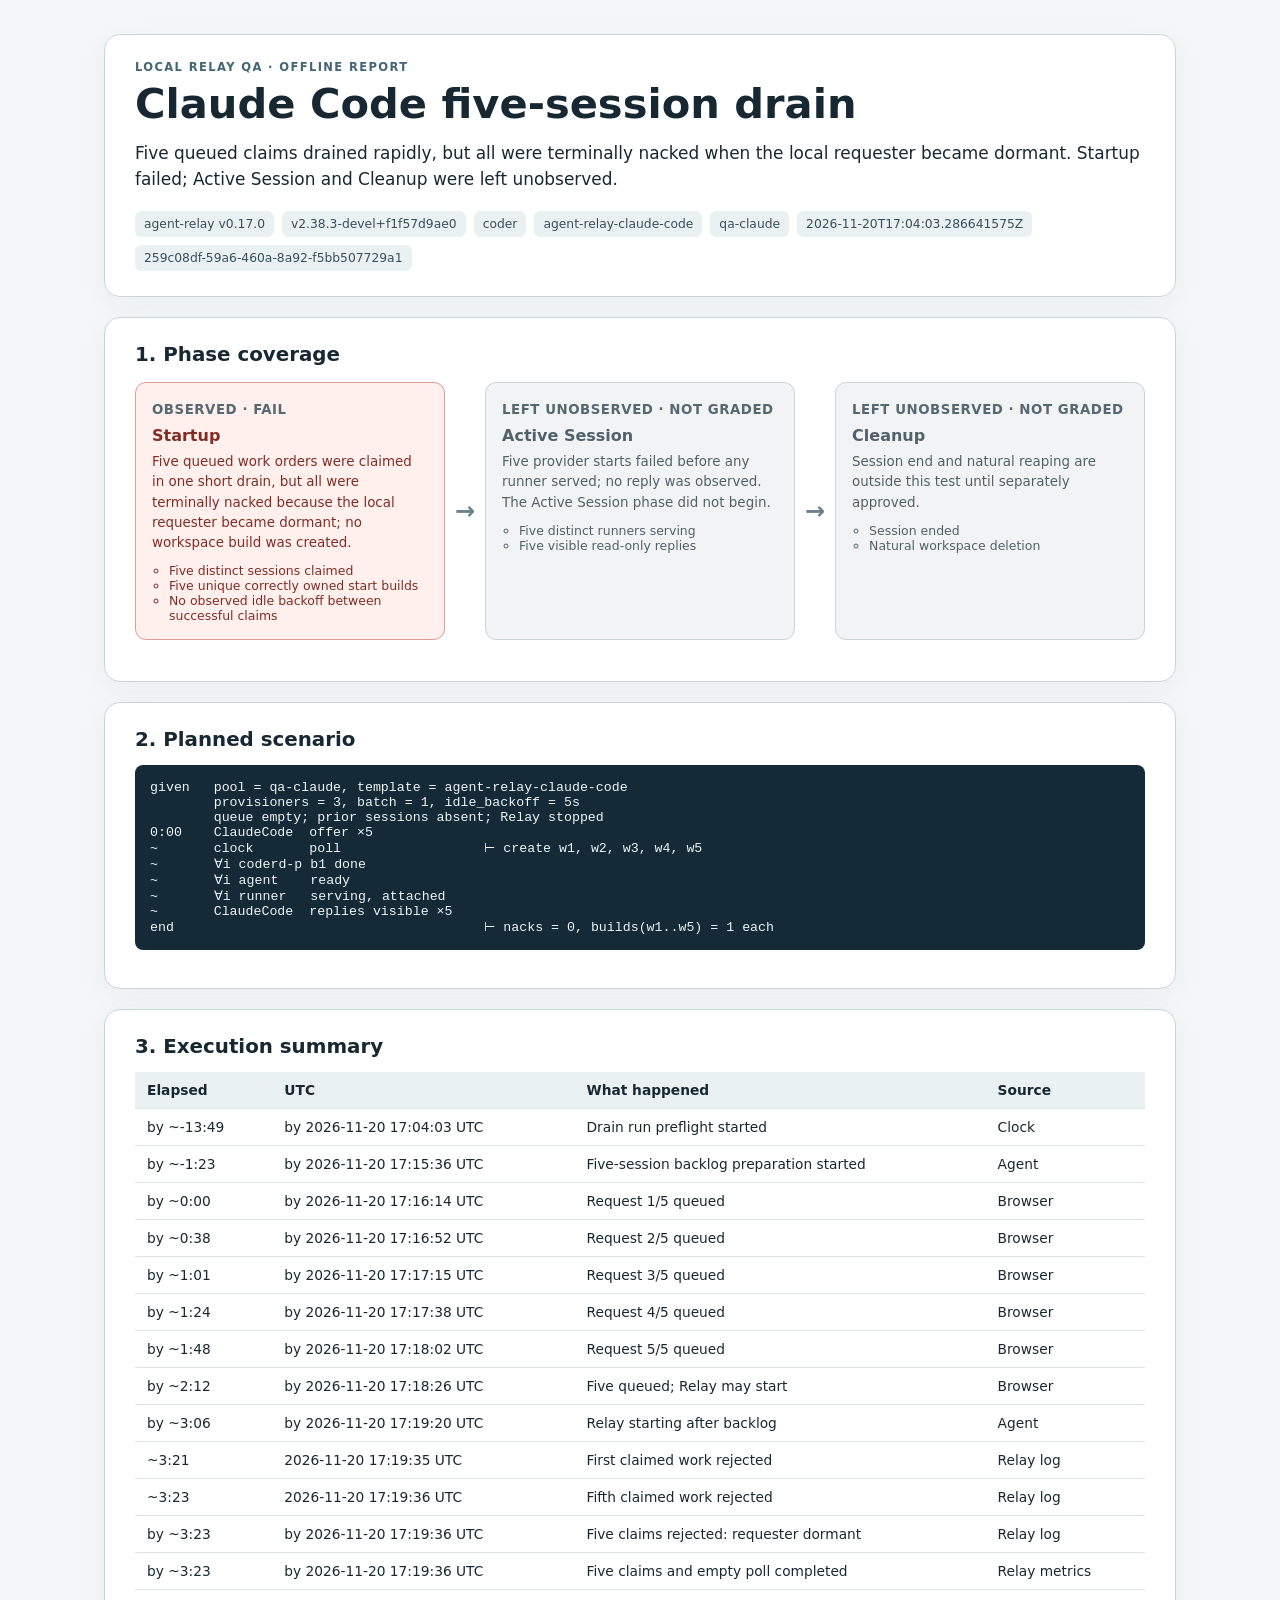
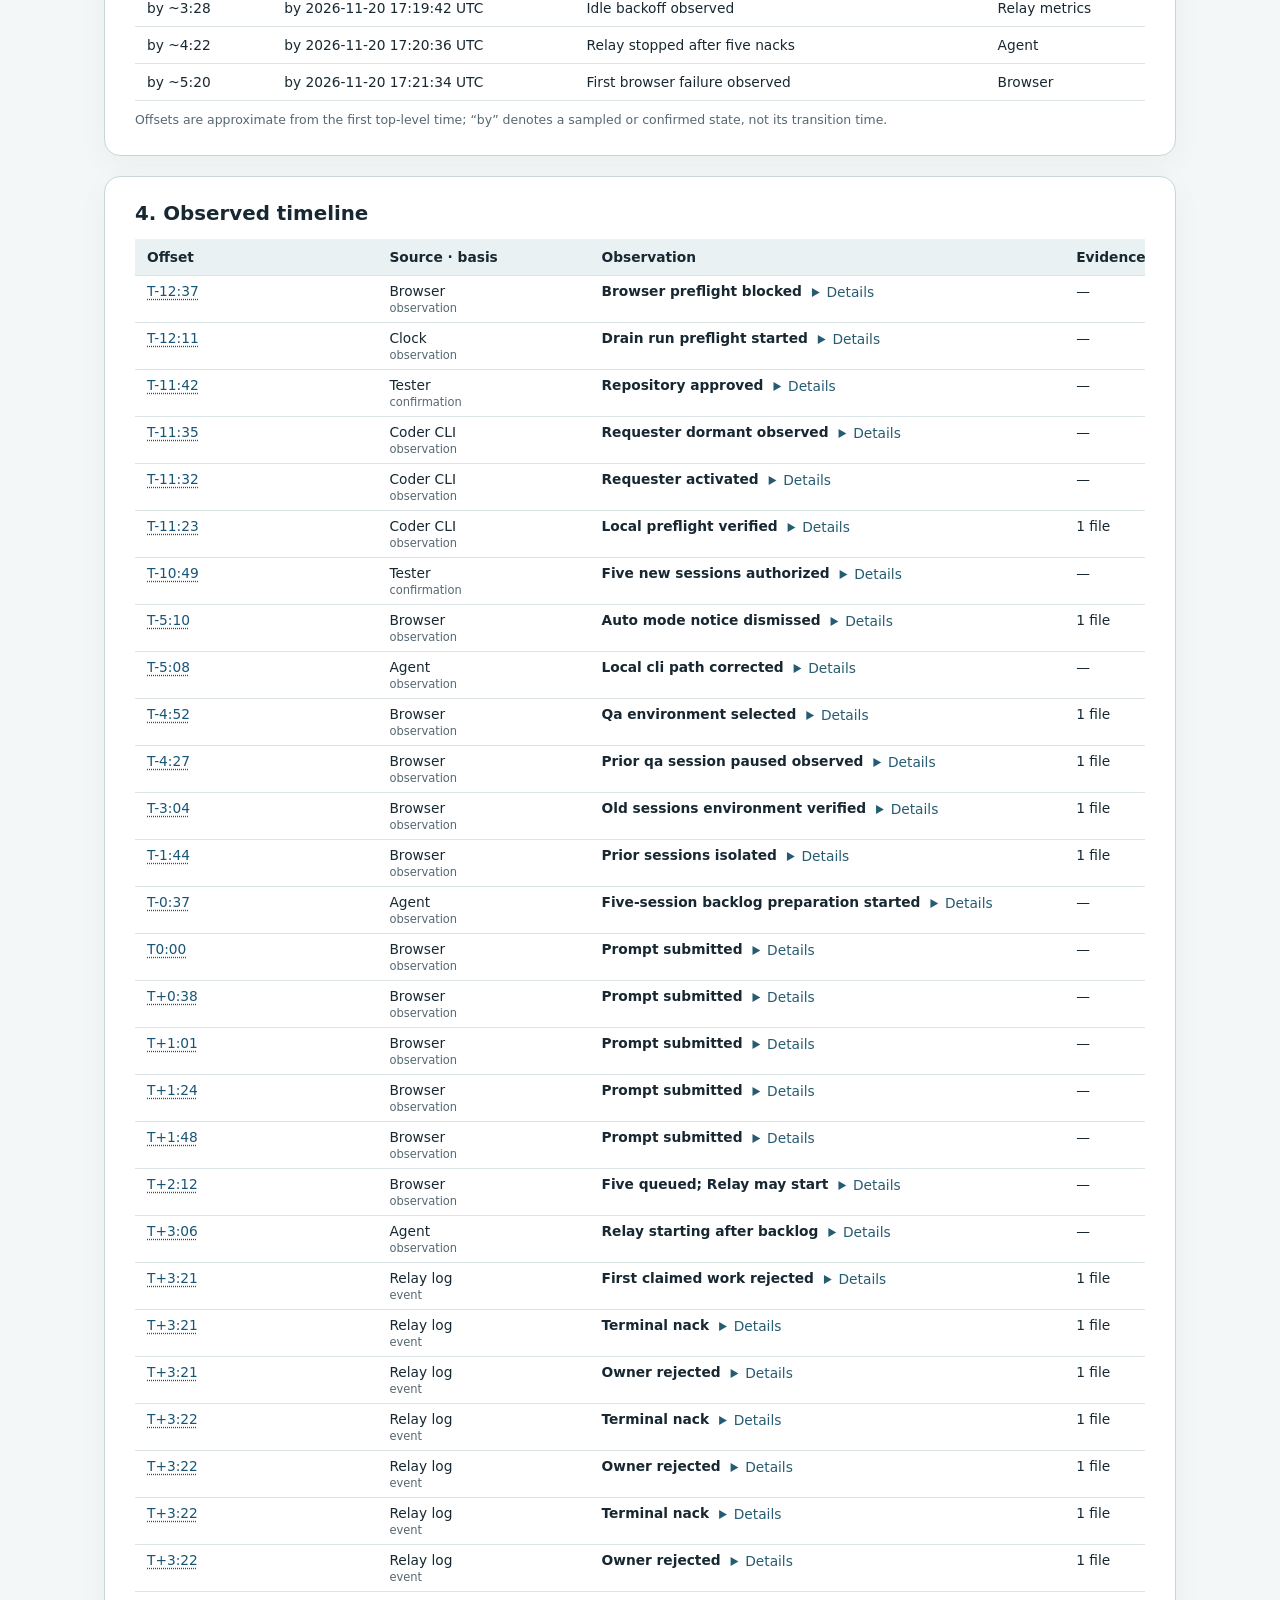
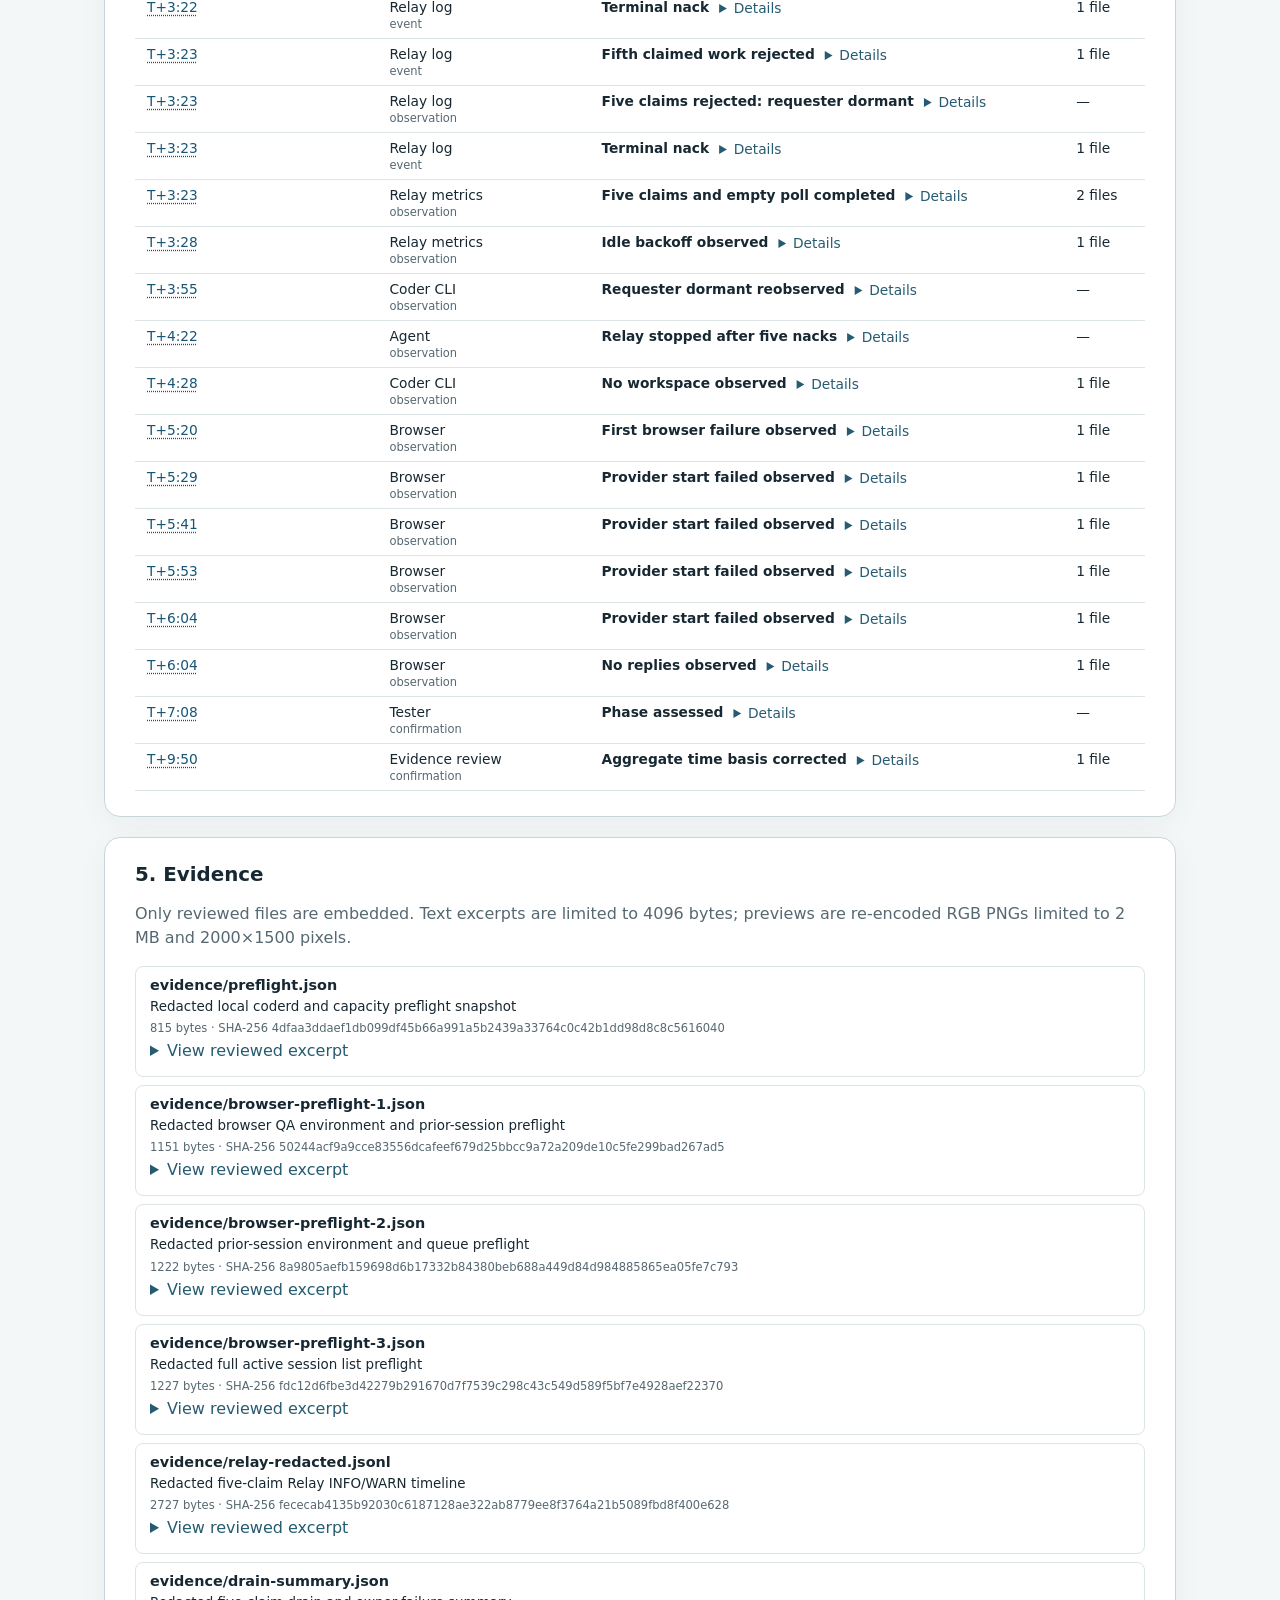
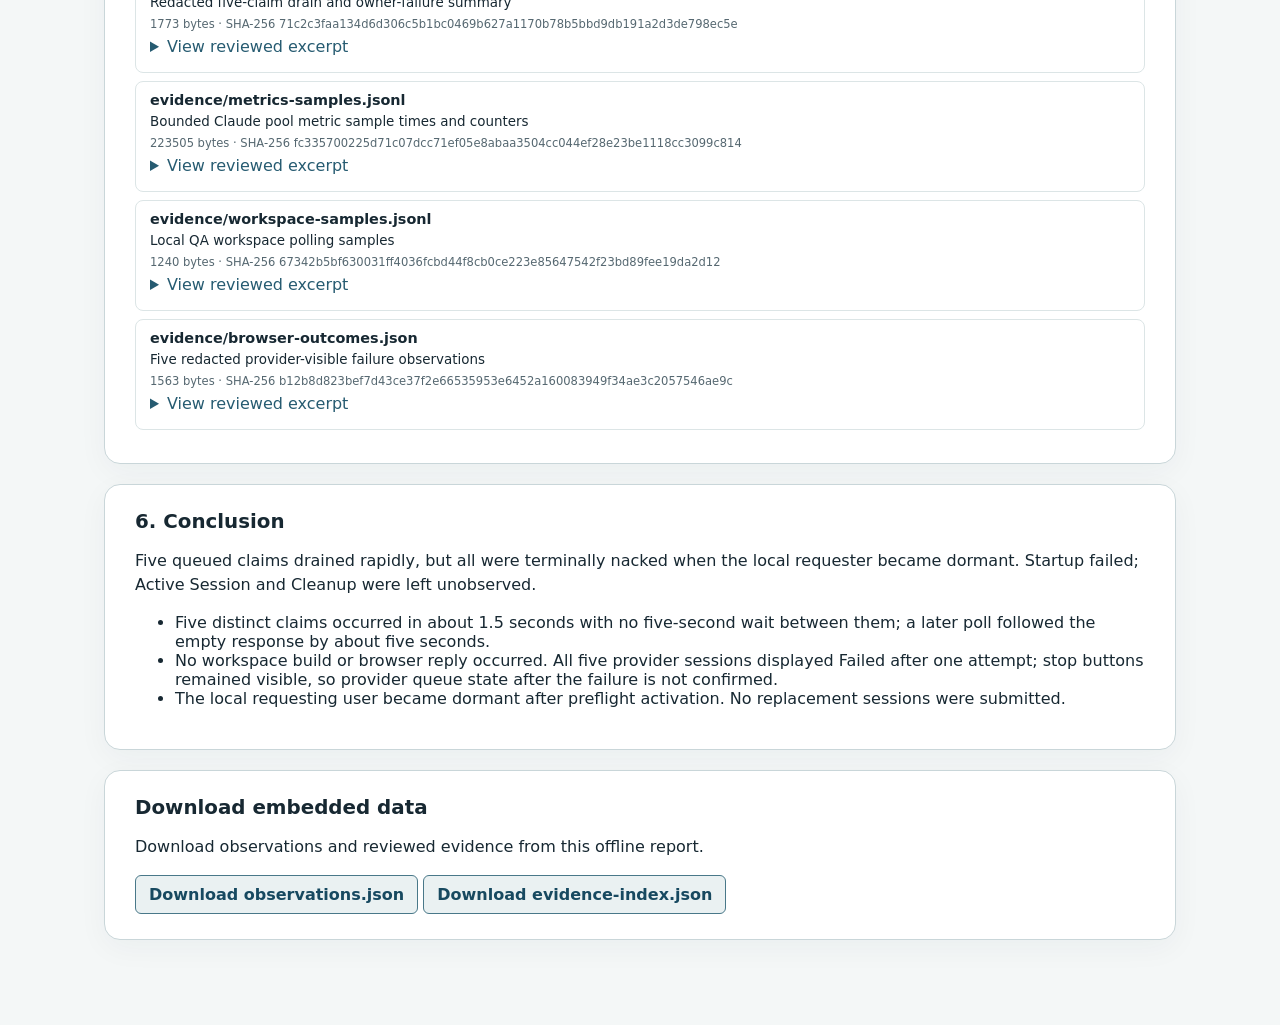
<file: local-reports/2026-11-20/steven/259c08df-59a6-460a-8a92-f5bb507729a1/report.html>
<!doctype html>
<html lang="en">
<head>
<meta charset="utf-8">
<meta name="viewport" content="width=device-width, initial-scale=1">
<meta name="color-scheme" content="light">
<meta http-equiv="Content-Security-Policy" content="default-src 'none'; img-src data:; style-src 'unsafe-inline'; script-src 'unsafe-inline'; connect-src 'none'; base-uri 'none'; form-action 'none'">
<title>Claude Code five-session drain · Local Relay QA</title>
<style>
:root{font-family:system-ui,-apple-system,BlinkMacSystemFont,"Segoe UI",sans-serif;color:#172832;background:#f4f7f7}
*{box-sizing:border-box}body{margin:0}main{max-width:1120px;padding:34px 24px 90px;margin:auto}
h1{font-size:clamp(1.8rem,3.5vw,2.6rem);line-height:1.15;margin:.35rem 0}h2{font-size:1.24rem;margin:0 0 14px}h3{font-size:1rem;margin:0 0 8px}p{line-height:1.5}small,.muted{color:#566871}.eyebrow{text-transform:uppercase;letter-spacing:.12em;color:#446674;font-weight:750;font-size:.72rem}
.hero,.panel{border:1px solid #c9d6d9;border-radius:16px;background:#fff;padding:25px 30px;box-shadow:0 8px 30px #1737470b}.panel{margin-top:20px}.lead{font-size:1.06rem;margin:14px 0 0}.meta{display:flex;gap:8px;flex-wrap:wrap;margin-top:19px}.meta span{font-size:.77rem;border-radius:6px;background:#eaf1f2;color:#35505c;padding:6px 9px}
.phase-flow{list-style:none;display:flex;align-items:stretch;gap:10px;padding:0;margin:16px 0}.phase-card{flex:1;min-width:0;padding:16px;border:1px solid;border-radius:11px}.phase-card.pass{background:#ecf8ef;border-color:#84c59a;color:#185437}.phase-card.unobserved{background:#f1f3f4;border-color:#cbd4d8;color:#51616a}.phase-card.warning{background:#fff8e8;border-color:#d5b879;color:#665119}.phase-card.fail{background:#fff0ee;border-color:#de9c94;color:#812d26}.phase-card h3{margin:8px 0 7px}.phase-card p{margin:0 0 10px;font-size:.84rem}.phase-card ul{padding-left:17px;margin:5px 0 0;font-size:.78rem}.phase-card small{text-transform:uppercase;font-weight:700;letter-spacing:.04em}.phase-arrow{align-self:center;color:#67808b;font-size:1.5rem;font-weight:700}
pre{white-space:pre-wrap;overflow-wrap:anywhere;padding:15px;border-radius:8px;background:#edf2f3;font-size:.83rem}.spec{background:#142a36;color:#f0f4f6}.spec-unobserved{display:block;margin:4px -8px 0;padding:6px 8px 6px 4px;background:#344550;border-left:4px solid #b4c5ce}.table-wrap{overflow-x:auto}table{width:100%;border-collapse:collapse;min-width:680px;font-size:.86rem}th{text-align:left;background:#eaf1f2}th,td{padding:10px 12px;border-bottom:1px solid #dce5e6;vertical-align:top}td.time{font-variant-numeric:tabular-nums;white-space:nowrap}details{margin:6px 0}details summary{cursor:pointer;color:#265b71}details p{font-size:.83rem;margin:8px 0;overflow-wrap:anywhere}.timeline-table{table-layout:fixed;min-width:920px}.timeline-table td{padding:7px 12px;overflow-wrap:anywhere}.timeline-table td.time{white-space:nowrap}.timeline-table time{color:#175576;cursor:help;text-decoration:underline dotted;text-underline-offset:3px}.timeline-table details{display:inline-block;margin:0 0 0 10px;vertical-align:middle}.timeline-table details[open]{display:block;margin:7px 0 0}.evidence-item{border:1px solid #dce5e6;border-radius:8px;padding:10px 14px;margin:8px 0;overflow-wrap:anywhere}.evidence-item h3{margin:0 0 4px;font-size:.9rem}.evidence-item p{margin:4px 0;font-size:.84rem}.evidence-item .hash{display:block;font-size:.72rem;overflow-wrap:anywhere}.evidence-item img{display:block;max-width:100%;max-height:400px;height:auto;object-fit:contain;margin-top:8px}.evidence-item pre{max-height:360px;overflow:auto}.timing-note{font-size:.78rem;color:#566871;margin:10px 0 0}.button{border:1px solid #497889;border-radius:6px;background:#eaf1f2;color:#174960;font:inherit;font-weight:650;padding:9px 13px;cursor:pointer}.button:focus-visible{outline:3px solid #db9c13;outline-offset:2px}
@media(max-width:760px){main{padding:16px 12px 40px}.hero,.panel{padding:18px}.phase-flow{flex-direction:column}.phase-arrow{transform:rotate(90deg)}}
</style>
</head>
<body><main>
<header class="hero"><div class="eyebrow">Local Relay QA · offline report</div><h1>Claude Code five-session drain</h1><p class="lead">Five queued claims drained rapidly, but all were terminally nacked when the local requester became dormant. Startup failed; Active Session and Cleanup were left unobserved.</p><div class="meta"><span>agent-relay v0.17.0</span><span>v2.38.3-devel+f1f57d9ae0</span><span>coder</span><span>agent-relay-claude-code</span><span>qa-claude</span><span>2026-11-20T17:04:03.286641575Z</span><span>259c08df-59a6-460a-8a92-f5bb507729a1</span></div></header>
<section class="panel" aria-labelledby="phases-title"><h2 id="phases-title">1. Phase coverage</h2><ol class="phase-flow"><li class="phase-card fail"><small>observed · Fail</small><h3>Startup</h3><p>Five queued work orders were claimed in one short drain, but all were terminally nacked because the local requester became dormant; no workspace build was created.</p><ul><li>Five distinct sessions claimed</li><li>Five unique correctly owned start builds</li><li>No observed idle backoff between successful claims</li></ul></li>
<li class="phase-arrow" aria-hidden="true">→</li>
<li class="phase-card unobserved"><small>left unobserved · Not graded</small><h3>Active Session</h3><p>Five provider starts failed before any runner served; no reply was observed. The Active Session phase did not begin.</p><ul><li>Five distinct runners serving</li><li>Five visible read-only replies</li></ul></li>
<li class="phase-arrow" aria-hidden="true">→</li>
<li class="phase-card unobserved"><small>left unobserved · Not graded</small><h3>Cleanup</h3><p>Session end and natural reaping are outside this test until separately approved.</p><ul><li>Session ended</li><li>Natural workspace deletion</li></ul></li></ol></section>
<section class="panel" aria-labelledby="spec-title"><h2 id="spec-title">2. Planned scenario</h2><pre class="spec">given   pool = qa-claude, template = agent-relay-claude-code
        provisioners = 3, batch = 1, idle_backoff = 5s
        queue empty; prior sessions absent; Relay stopped
0:00    ClaudeCode  offer ×5
~       clock       poll                  ⊢ create w1, w2, w3, w4, w5
~       ∀i coderd-p b1 done
~       ∀i agent    ready
~       ∀i runner   serving, attached
~       ClaudeCode  replies visible ×5
end                                       ⊢ nacks = 0, builds(w1..w5) = 1 each</pre></section>
<section class="panel" aria-labelledby="execution-title"><h2 id="execution-title">3. Execution summary</h2><div class="table-wrap"><table><thead><tr><th scope="col">Elapsed</th><th scope="col">UTC</th><th scope="col">What happened</th><th scope="col">Source</th></tr></thead><tbody><tr><td>by ~-13:49</td><td class="time">by 2026-11-20 17:04:03 UTC</td><td>Drain run preflight started</td><td>Clock</td></tr>
<tr><td>by ~-1:23</td><td class="time">by 2026-11-20 17:15:36 UTC</td><td>Five-session backlog preparation started</td><td>Agent</td></tr>
<tr><td>by ~0:00</td><td class="time">by 2026-11-20 17:16:14 UTC</td><td>Request 1/5 queued</td><td>Browser</td></tr>
<tr><td>by ~0:38</td><td class="time">by 2026-11-20 17:16:52 UTC</td><td>Request 2/5 queued</td><td>Browser</td></tr>
<tr><td>by ~1:01</td><td class="time">by 2026-11-20 17:17:15 UTC</td><td>Request 3/5 queued</td><td>Browser</td></tr>
<tr><td>by ~1:24</td><td class="time">by 2026-11-20 17:17:38 UTC</td><td>Request 4/5 queued</td><td>Browser</td></tr>
<tr><td>by ~1:48</td><td class="time">by 2026-11-20 17:18:02 UTC</td><td>Request 5/5 queued</td><td>Browser</td></tr>
<tr><td>by ~2:12</td><td class="time">by 2026-11-20 17:18:26 UTC</td><td>Five queued; Relay may start</td><td>Browser</td></tr>
<tr><td>by ~3:06</td><td class="time">by 2026-11-20 17:19:20 UTC</td><td>Relay starting after backlog</td><td>Agent</td></tr>
<tr><td>~3:21</td><td class="time">2026-11-20 17:19:35 UTC</td><td>First claimed work rejected</td><td>Relay log</td></tr>
<tr><td>~3:23</td><td class="time">2026-11-20 17:19:36 UTC</td><td>Fifth claimed work rejected</td><td>Relay log</td></tr>
<tr><td>by ~3:23</td><td class="time">by 2026-11-20 17:19:36 UTC</td><td>Five claims rejected: requester dormant</td><td>Relay log</td></tr>
<tr><td>by ~3:23</td><td class="time">by 2026-11-20 17:19:36 UTC</td><td>Five claims and empty poll completed</td><td>Relay metrics</td></tr>
<tr><td>by ~3:28</td><td class="time">by 2026-11-20 17:19:42 UTC</td><td>Idle backoff observed</td><td>Relay metrics</td></tr>
<tr><td>by ~4:22</td><td class="time">by 2026-11-20 17:20:36 UTC</td><td>Relay stopped after five nacks</td><td>Agent</td></tr>
<tr><td>by ~5:20</td><td class="time">by 2026-11-20 17:21:34 UTC</td><td>First browser failure observed</td><td>Browser</td></tr></tbody></table></div><p class="timing-note">Offsets are approximate from the first top-level time; “by” denotes a sampled or confirmed state, not its transition time.</p></section>
<section class="panel" aria-labelledby="timeline-title"><h2 id="timeline-title">4. Observed timeline</h2><div class="table-wrap"><table class="timeline-table"><colgroup><col style="width:24%"><col style="width:21%"><col style="width:47%"><col style="width:8%"></colgroup><thead><tr><th scope="col">Offset</th><th scope="col">Source · basis</th><th scope="col">Observation</th><th scope="col">Evidence</th></tr></thead><tbody><tr><td class="time"><time datetime="2026-11-20T17:03:37Z" title="2026-11-20T17:03:37Z" aria-label="T-12:37, observation timestamp 2026-11-20T17:03:37Z">T-12:37</time></td><td class="source">Browser<br><small>observation</small></td><td><strong>Browser preflight blocked</strong><details><summary>Details</summary><p>Claude Code was signed in but selected cdrstable Agent Relay; an Auto mode notice blocked the environment and repository controls. No prompt submitted.</p><p>Evidence: No separate artifact</p><p>Source at: 2026-11-20T17:03:37Z</p><p>Recorded at: 2026-11-20T17:04:31.913399Z</p><p>Source key: browser_gui</p></details></td><td class="evidence-count">—</td></tr>
<tr><td class="time"><time datetime="2026-11-20T17:04:03.286641575Z" title="2026-11-20T17:04:03.286641575Z" aria-label="T-12:11, observation timestamp 2026-11-20T17:04:03.286641575Z">T-12:11</time></td><td class="source">Clock<br><small>observation</small></td><td><strong>Drain run preflight started</strong><details><summary>Details</summary><p>Opened a private five-session drain QA run; no provider requests submitted.</p><p>Evidence: No separate artifact</p><p>Source at: 2026-11-20T17:04:03.286641575Z</p><p>Recorded at: 2026-11-20T17:04:31.813394Z</p><p>Source key: agent_clock</p></details></td><td class="evidence-count">—</td></tr>
<tr><td class="time"><time datetime="2026-11-20T17:04:32.013414Z" title="2026-11-20T17:04:32.013414Z" aria-label="T-11:42, confirmation timestamp 2026-11-20T17:04:32.013414Z">T-11:42</time></td><td class="source">Tester<br><small>confirmation</small></td><td><strong>Repository approved</strong><details><summary>Details</summary><p>Steven confirmed use of the previously tested QA repository for five new read-only sessions; exact approval occurrence time was not captured.</p><p>Evidence: No separate artifact</p><p>Source at: 2026-11-20T17:04:32.013414Z</p><p>Recorded at: 2026-11-20T17:04:32.013414Z</p><p>Source key: tester</p></details></td><td class="evidence-count">—</td></tr>
<tr><td class="time"><time datetime="2026-11-20T17:04:38.525526Z" title="2026-11-20T17:04:38.525526Z" aria-label="T-11:35, observation timestamp 2026-11-20T17:04:38.525526Z">T-11:35</time></td><td class="source">Coder CLI<br><small>observation</small></td><td><strong>Requester dormant observed</strong><details><summary>Details</summary><p>Local QA requester account was dormant at preflight; no new Claude session submitted.</p><p>Evidence: No separate artifact</p><p>Source at: 2026-11-20T17:04:38.525526Z</p><p>Recorded at: 2026-11-20T17:04:38.525526Z</p><p>Source key: coder_cli</p></details></td><td class="evidence-count">—</td></tr>
<tr><td class="time"><time datetime="2026-11-20T17:04:42.437289Z" title="2026-11-20T17:04:42.437289Z" aria-label="T-11:32, observation timestamp 2026-11-20T17:04:42.437289Z">T-11:32</time></td><td class="source">Coder CLI<br><small>observation</small></td><td><strong>Requester activated</strong><details><summary>Details</summary><p>Local requesting user activated in organization coder and status verified active.</p><p>Evidence: No separate artifact</p><p>Source at: 2026-11-20T17:04:42.437289Z</p><p>Recorded at: 2026-11-20T17:04:42.437289Z</p><p>Source key: coder_cli</p></details></td><td class="evidence-count">—</td></tr>
<tr><td class="time"><time datetime="2026-11-20T17:04:51.054403218Z" title="2026-11-20T17:04:51.054403218Z" aria-label="T-11:23, observation timestamp 2026-11-20T17:04:51.054403218Z">T-11:23</time></td><td class="source">Coder CLI<br><small>observation</small></td><td><strong>Local preflight verified</strong><details><summary>Details</summary><p>Local coderd healthy; three idle provisioners, zero workspaces, requesting user active, release checksum verified; browser environment and old sessions still unresolved.</p><p>Evidence: evidence/preflight.json</p><p>Source at: 2026-11-20T17:04:51.054403218Z</p><p>Recorded at: 2026-11-20T17:05:10.301854Z</p><p>Source key: coder_cli</p></details></td><td class="evidence-count">1 file</td></tr>
<tr><td class="time"><time datetime="2026-11-20T17:05:24.754084Z" title="2026-11-20T17:05:24.754084Z" aria-label="T-10:49, confirmation timestamp 2026-11-20T17:05:24.754084Z">T-10:49</time></td><td class="source">Tester<br><small>confirmation</small></td><td><strong>Five new sessions authorized</strong><details><summary>Details</summary><p>Steven requested five new Claude sessions to test queue draining and confirmed the QA repository; browser modal and old-session isolation still gate submission.</p><p>Evidence: No separate artifact</p><p>Source at: 2026-11-20T17:05:24.754084Z</p><p>Recorded at: 2026-11-20T17:05:24.754084Z</p><p>Source key: tester</p></details></td><td class="evidence-count">—</td></tr>
<tr><td class="time"><time datetime="2026-11-20T17:11:04Z" title="2026-11-20T17:11:04Z" aria-label="T-5:10, observation timestamp 2026-11-20T17:11:04Z">T-5:10</time></td><td class="source">Browser<br><small>observation</small></td><td><strong>Auto mode notice dismissed</strong><details><summary>Details</summary><p>Informational Auto mode notice dismissed by this clock reading; no permission granted.</p><p>Evidence: evidence/browser-preflight-1.json</p><p>Source at: 2026-11-20T17:11:04Z</p><p>Recorded at: 2026-11-20T17:12:35.593895Z</p><p>Source key: browser_gui</p></details></td><td class="evidence-count">1 file</td></tr>
<tr><td class="time"><time datetime="2026-11-20T17:11:06.324652Z" title="2026-11-20T17:11:06.324652Z" aria-label="T-5:08, observation timestamp 2026-11-20T17:11:06.324652Z">T-5:08</time></td><td class="source">Agent<br><small>observation</small></td><td><strong>Local cli path corrected</strong><details><summary>Details</summary><p>A read-only local Coder CLI call from the Relay checkout failed because the script path was relative; no resource changed. Retried with the absolute Coder checkout path.</p><p>Evidence: No separate artifact</p><p>Source at: 2026-11-20T17:11:06.324652Z</p><p>Recorded at: 2026-11-20T17:11:06.324652Z</p><p>Source key: agent</p></details></td><td class="evidence-count">—</td></tr>
<tr><td class="time"><time datetime="2026-11-20T17:11:22Z" title="2026-11-20T17:11:22Z" aria-label="T-4:52, observation timestamp 2026-11-20T17:11:22Z">T-4:52</time></td><td class="source">Browser<br><small>observation</small></td><td><strong>Qa environment selected</strong><details><summary>Details</summary><p>New-session composer switched from cdrstable to Steven-Testing by this clock reading; no prompt submitted.</p><p>Evidence: evidence/browser-preflight-1.json</p><p>Source at: 2026-11-20T17:11:22Z</p><p>Recorded at: 2026-11-20T17:12:35.694810Z</p><p>Source key: browser_gui</p></details></td><td class="evidence-count">1 file</td></tr>
<tr><td class="time"><time datetime="2026-11-20T17:11:47Z" title="2026-11-20T17:11:47Z" aria-label="T-4:27, observation timestamp 2026-11-20T17:11:47Z">T-4:27</time></td><td class="source">Browser<br><small>observation</small></td><td><strong>Prior qa session paused observed</strong><details><summary>Details</summary><p>Prior QA session showed paused and not connected; other older Test sessions remained uninspected.</p><p>Evidence: evidence/browser-preflight-1.json</p><p>Source at: 2026-11-20T17:11:47Z</p><p>Recorded at: 2026-11-20T17:12:35.790597Z</p><p>Source key: browser_gui</p></details></td><td class="evidence-count">1 file</td></tr>
<tr><td class="time"><time datetime="2026-11-20T17:13:10Z" title="2026-11-20T17:13:10Z" aria-label="T-3:04, observation timestamp 2026-11-20T17:13:10Z">T-3:04</time></td><td class="source">Browser<br><small>observation</small></td><td><strong>Old sessions environment verified</strong><details><summary>Details</summary><p>Three older Test sessions in Dogfood Agent-Relay were paused; prior Steven-Testing QA session paused, no known active or pending work in QA Recents. Opening old sessions cleared unread markers; no session resumed.</p><p>Evidence: evidence/browser-preflight-2.json</p><p>Source at: 2026-11-20T17:13:10Z</p><p>Recorded at: 2026-11-20T17:13:51.458170Z</p><p>Source key: browser_gui</p></details></td><td class="evidence-count">1 file</td></tr>
<tr><td class="time"><time datetime="2026-11-20T17:14:30Z" title="2026-11-20T17:14:30Z" aria-label="T-1:44, observation timestamp 2026-11-20T17:14:30Z">T-1:44</time></td><td class="source">Browser<br><small>observation</small></td><td><strong>Prior sessions isolated</strong><details><summary>Details</summary><p>Full Active list showed one paused Steven-Testing prior QA session and three paused Dogfood sessions; no known active or pending QA session. Provider queue API was not inspected.</p><p>Evidence: evidence/browser-preflight-3.json</p><p>Source at: 2026-11-20T17:14:30Z</p><p>Recorded at: 2026-11-20T17:15:05.622044Z</p><p>Source key: browser_gui</p></details></td><td class="evidence-count">1 file</td></tr>
<tr><td class="time"><time datetime="2026-11-20T17:15:36.544071Z" title="2026-11-20T17:15:36.544071Z" aria-label="T-0:37, observation timestamp 2026-11-20T17:15:36.544071Z">T-0:37</time></td><td class="source">Agent<br><small>observation</small></td><td><strong>Five-session backlog preparation started</strong><details><summary>Details</summary><p>Beginning five separate benign read-only Claude Code sessions in Steven-Testing while the local Relay remains stopped.</p><p>Evidence: No separate artifact</p><p>Source at: 2026-11-20T17:15:36.544071Z</p><p>Recorded at: 2026-11-20T17:15:36.544071Z</p><p>Source key: agent</p></details></td><td class="evidence-count">—</td></tr>
<tr><td class="time"><time datetime="2026-11-20T17:16:14Z" title="2026-11-20T17:16:14Z" aria-label="T0:00, observation timestamp 2026-11-20T17:16:14Z">T0:00</time></td><td class="source">Browser<br><small>observation</small></td><td><strong>Prompt submitted</strong><details><summary>Details</summary><p>Claude QA request 1/5 was submitted and waiting by this clock reading; exact provider receipt unknown.</p><p>Evidence: No separate artifact</p><p>Source at: 2026-11-20T17:16:14Z</p><p>Recorded at: 2026-11-20T17:19:03.077611Z</p><p>Source key: browser_gui</p></details></td><td class="evidence-count">—</td></tr>
<tr><td class="time"><time datetime="2026-11-20T17:16:52Z" title="2026-11-20T17:16:52Z" aria-label="T+0:38, observation timestamp 2026-11-20T17:16:52Z">T+0:38</time></td><td class="source">Browser<br><small>observation</small></td><td><strong>Prompt submitted</strong><details><summary>Details</summary><p>Claude QA request 2/5 was submitted and waiting by this clock reading; exact provider receipt unknown.</p><p>Evidence: No separate artifact</p><p>Source at: 2026-11-20T17:16:52Z</p><p>Recorded at: 2026-11-20T17:19:03.185992Z</p><p>Source key: browser_gui</p></details></td><td class="evidence-count">—</td></tr>
<tr><td class="time"><time datetime="2026-11-20T17:17:15Z" title="2026-11-20T17:17:15Z" aria-label="T+1:01, observation timestamp 2026-11-20T17:17:15Z">T+1:01</time></td><td class="source">Browser<br><small>observation</small></td><td><strong>Prompt submitted</strong><details><summary>Details</summary><p>Claude QA request 3/5 was submitted and waiting by this clock reading; exact provider receipt unknown.</p><p>Evidence: No separate artifact</p><p>Source at: 2026-11-20T17:17:15Z</p><p>Recorded at: 2026-11-20T17:19:03.300157Z</p><p>Source key: browser_gui</p></details></td><td class="evidence-count">—</td></tr>
<tr><td class="time"><time datetime="2026-11-20T17:17:38Z" title="2026-11-20T17:17:38Z" aria-label="T+1:24, observation timestamp 2026-11-20T17:17:38Z">T+1:24</time></td><td class="source">Browser<br><small>observation</small></td><td><strong>Prompt submitted</strong><details><summary>Details</summary><p>Claude QA request 4/5 was submitted and waiting by this clock reading; exact provider receipt unknown.</p><p>Evidence: No separate artifact</p><p>Source at: 2026-11-20T17:17:38Z</p><p>Recorded at: 2026-11-20T17:19:03.411507Z</p><p>Source key: browser_gui</p></details></td><td class="evidence-count">—</td></tr>
<tr><td class="time"><time datetime="2026-11-20T17:18:02Z" title="2026-11-20T17:18:02Z" aria-label="T+1:48, observation timestamp 2026-11-20T17:18:02Z">T+1:48</time></td><td class="source">Browser<br><small>observation</small></td><td><strong>Prompt submitted</strong><details><summary>Details</summary><p>Claude QA request 5/5 was submitted and waiting by this clock reading; exact provider receipt unknown.</p><p>Evidence: No separate artifact</p><p>Source at: 2026-11-20T17:18:02Z</p><p>Recorded at: 2026-11-20T17:19:03.522781Z</p><p>Source key: browser_gui</p></details></td><td class="evidence-count">—</td></tr>
<tr><td class="time"><time datetime="2026-11-20T17:18:26Z" title="2026-11-20T17:18:26Z" aria-label="T+2:12, observation timestamp 2026-11-20T17:18:26Z">T+2:12</time></td><td class="source">Browser<br><small>observation</small></td><td><strong>Five queued; Relay may start</strong><details><summary>Details</summary><p>Five distinct new Claude sessions were waiting in Steven-Testing while Relay was stopped; no sixth submitted.</p><p>Evidence: No separate artifact</p><p>Source at: 2026-11-20T17:18:26Z</p><p>Recorded at: 2026-11-20T17:19:03.630357Z</p><p>Source key: browser_gui</p></details></td><td class="evidence-count">—</td></tr>
<tr><td class="time"><time datetime="2026-11-20T17:19:20.375549Z" title="2026-11-20T17:19:20.375549Z" aria-label="T+3:06, observation timestamp 2026-11-20T17:19:20.375549Z">T+3:06</time></td><td class="source">Agent<br><small>observation</small></td><td><strong>Relay starting after backlog</strong><details><summary>Details</summary><p>Started exactly one local Relay after five new Steven-Testing sessions were confirmed waiting; metrics and workspace samplers already running.</p><p>Evidence: No separate artifact</p><p>Source at: 2026-11-20T17:19:20.375549Z</p><p>Recorded at: 2026-11-20T17:19:20.375549Z</p><p>Source key: agent</p></details></td><td class="evidence-count">—</td></tr>
<tr><td class="time"><time datetime="2026-11-20T17:19:35.167896882Z" title="2026-11-20T17:19:35.167896882Z" aria-label="T+3:21, event timestamp 2026-11-20T17:19:35.167896882Z">T+3:21</time></td><td class="source">Relay log<br><small>event</small></td><td><strong>First claimed work rejected</strong><details><summary>Details</summary><p>claim-1 was claimed but owner resolution rejected the dormant local user.</p><p>Evidence: evidence/relay-redacted.jsonl</p><p>Source at: 2026-11-20T17:19:35.167896882Z</p><p>Recorded at: 2026-11-20T17:22:32.835963Z</p><p>Source key: relay_log</p></details></td><td class="evidence-count">1 file</td></tr>
<tr><td class="time"><time datetime="2026-11-20T17:19:35.300490961Z" title="2026-11-20T17:19:35.300490961Z" aria-label="T+3:21, event timestamp 2026-11-20T17:19:35.300490961Z">T+3:21</time></td><td class="source">Relay log<br><small>event</small></td><td><strong>Terminal nack</strong><details><summary>Details</summary><p>claim-1 was terminally nacked; no workspace dispatched.</p><p>Evidence: evidence/relay-redacted.jsonl</p><p>Source at: 2026-11-20T17:19:35.300490961Z</p><p>Recorded at: 2026-11-20T17:22:32.941068Z</p><p>Source key: relay_log</p></details></td><td class="evidence-count">1 file</td></tr>
<tr><td class="time"><time datetime="2026-11-20T17:19:35.486290285Z" title="2026-11-20T17:19:35.486290285Z" aria-label="T+3:21, event timestamp 2026-11-20T17:19:35.486290285Z">T+3:21</time></td><td class="source">Relay log<br><small>event</small></td><td><strong>Owner rejected</strong><details><summary>Details</summary><p>claim-2 was claimed but owner resolution rejected the dormant local user.</p><p>Evidence: evidence/relay-redacted.jsonl</p><p>Source at: 2026-11-20T17:19:35.486290285Z</p><p>Recorded at: 2026-11-20T17:22:33.043247Z</p><p>Source key: relay_log</p></details></td><td class="evidence-count">1 file</td></tr>
<tr><td class="time"><time datetime="2026-11-20T17:19:35.619412888Z" title="2026-11-20T17:19:35.619412888Z" aria-label="T+3:22, event timestamp 2026-11-20T17:19:35.619412888Z">T+3:22</time></td><td class="source">Relay log<br><small>event</small></td><td><strong>Terminal nack</strong><details><summary>Details</summary><p>claim-2 was terminally nacked; no workspace dispatched.</p><p>Evidence: evidence/relay-redacted.jsonl</p><p>Source at: 2026-11-20T17:19:35.619412888Z</p><p>Recorded at: 2026-11-20T17:22:33.159176Z</p><p>Source key: relay_log</p></details></td><td class="evidence-count">1 file</td></tr>
<tr><td class="time"><time datetime="2026-11-20T17:19:35.820763184Z" title="2026-11-20T17:19:35.820763184Z" aria-label="T+3:22, event timestamp 2026-11-20T17:19:35.820763184Z">T+3:22</time></td><td class="source">Relay log<br><small>event</small></td><td><strong>Owner rejected</strong><details><summary>Details</summary><p>claim-3 was claimed but owner resolution rejected the dormant local user.</p><p>Evidence: evidence/relay-redacted.jsonl</p><p>Source at: 2026-11-20T17:19:35.820763184Z</p><p>Recorded at: 2026-11-20T17:22:33.268297Z</p><p>Source key: relay_log</p></details></td><td class="evidence-count">1 file</td></tr>
<tr><td class="time"><time datetime="2026-11-20T17:19:35.936304408Z" title="2026-11-20T17:19:35.936304408Z" aria-label="T+3:22, event timestamp 2026-11-20T17:19:35.936304408Z">T+3:22</time></td><td class="source">Relay log<br><small>event</small></td><td><strong>Terminal nack</strong><details><summary>Details</summary><p>claim-3 was terminally nacked; no workspace dispatched.</p><p>Evidence: evidence/relay-redacted.jsonl</p><p>Source at: 2026-11-20T17:19:35.936304408Z</p><p>Recorded at: 2026-11-20T17:22:33.372010Z</p><p>Source key: relay_log</p></details></td><td class="evidence-count">1 file</td></tr>
<tr><td class="time"><time datetime="2026-11-20T17:19:36.10689353Z" title="2026-11-20T17:19:36.10689353Z" aria-label="T+3:22, event timestamp 2026-11-20T17:19:36.10689353Z">T+3:22</time></td><td class="source">Relay log<br><small>event</small></td><td><strong>Owner rejected</strong><details><summary>Details</summary><p>claim-4 was claimed but owner resolution rejected the dormant local user.</p><p>Evidence: evidence/relay-redacted.jsonl</p><p>Source at: 2026-11-20T17:19:36.10689353Z</p><p>Recorded at: 2026-11-20T17:22:33.473992Z</p><p>Source key: relay_log</p></details></td><td class="evidence-count">1 file</td></tr>
<tr><td class="time"><time datetime="2026-11-20T17:19:36.234588582Z" title="2026-11-20T17:19:36.234588582Z" aria-label="T+3:22, event timestamp 2026-11-20T17:19:36.234588582Z">T+3:22</time></td><td class="source">Relay log<br><small>event</small></td><td><strong>Terminal nack</strong><details><summary>Details</summary><p>claim-4 was terminally nacked; no workspace dispatched.</p><p>Evidence: evidence/relay-redacted.jsonl</p><p>Source at: 2026-11-20T17:19:36.234588582Z</p><p>Recorded at: 2026-11-20T17:22:33.577434Z</p><p>Source key: relay_log</p></details></td><td class="evidence-count">1 file</td></tr>
<tr><td class="time"><time datetime="2026-11-20T17:19:36.664147456Z" title="2026-11-20T17:19:36.664147456Z" aria-label="T+3:23, event timestamp 2026-11-20T17:19:36.664147456Z">T+3:23</time></td><td class="source">Relay log<br><small>event</small></td><td><strong>Fifth claimed work rejected</strong><details><summary>Details</summary><p>claim-5 was claimed but owner resolution rejected the dormant local user.</p><p>Evidence: evidence/relay-redacted.jsonl</p><p>Source at: 2026-11-20T17:19:36.664147456Z</p><p>Recorded at: 2026-11-20T17:22:33.678981Z</p><p>Source key: relay_log</p></details></td><td class="evidence-count">1 file</td></tr>
<tr><td class="time"><time datetime="2026-11-20T17:19:36.784779699Z" title="2026-11-20T17:19:36.784779699Z" aria-label="T+3:23, observation timestamp 2026-11-20T17:19:36.784779699Z">T+3:23</time></td><td class="source">Relay log<br><small>observation</small></td><td><strong>Five claims rejected: requester dormant</strong><details><summary>Details</summary><p>Five distinct Claude hints were claimed in the initial drain and all terminally nacked because the local requester was dormant; no workspace created.</p><p>Evidence: No separate artifact</p><p>Source at: 2026-11-20T17:19:36.784779699Z</p><p>Recorded at: 2026-11-20T17:20:24.329003Z</p><p>Source key: relay_log</p></details></td><td class="evidence-count">—</td></tr>
<tr><td class="time"><time datetime="2026-11-20T17:19:36.784779699Z" title="2026-11-20T17:19:36.784779699Z" aria-label="T+3:23, event timestamp 2026-11-20T17:19:36.784779699Z">T+3:23</time></td><td class="source">Relay log<br><small>event</small></td><td><strong>Terminal nack</strong><details><summary>Details</summary><p>claim-5 was terminally nacked; no workspace dispatched.</p><p>Evidence: evidence/relay-redacted.jsonl</p><p>Source at: 2026-11-20T17:19:36.784779699Z</p><p>Recorded at: 2026-11-20T17:22:33.786001Z</p><p>Source key: relay_log</p></details></td><td class="evidence-count">1 file</td></tr>
<tr><td class="time"><time datetime="2026-11-20T17:19:36.908727Z" title="2026-11-20T17:19:36.908727Z" aria-label="T+3:23, observation timestamp 2026-11-20T17:19:36.908727Z">T+3:23</time></td><td class="source">Relay metrics<br><small>observation</small></td><td><strong>Five claims and empty poll completed</strong><details><summary>Details</summary><p>Sampled poll counter reached six after five work orders were claimed; fifth claim count observed by 17:19:36.706758Z.</p><p>Evidence: evidence/drain-summary.json, evidence/metrics-samples.jsonl</p><p>Source at: 2026-11-20T17:19:36.908727Z</p><p>Recorded at: 2026-11-20T17:22:33.900161Z</p><p>Source key: relay_metrics</p></details></td><td class="evidence-count">2 files</td></tr>
<tr><td class="time"><time datetime="2026-11-20T17:19:42.179988Z" title="2026-11-20T17:19:42.179988Z" aria-label="T+3:28, observation timestamp 2026-11-20T17:19:42.179988Z">T+3:28</time></td><td class="source">Relay metrics<br><small>observation</small></td><td><strong>Idle backoff observed</strong><details><summary>Details</summary><p>Seventh poll counter increment sampled 5.271261 seconds after sixth, consistent with five-second idle backoff after empty response.</p><p>Evidence: evidence/drain-summary.json</p><p>Source at: 2026-11-20T17:19:42.179988Z</p><p>Recorded at: 2026-11-20T17:22:34.007067Z</p><p>Source key: relay_metrics</p></details></td><td class="evidence-count">1 file</td></tr>
<tr><td class="time"><time datetime="2026-11-20T17:20:09.212091204Z" title="2026-11-20T17:20:09.212091204Z" aria-label="T+3:55, observation timestamp 2026-11-20T17:20:09.212091204Z">T+3:55</time></td><td class="source">Coder CLI<br><small>observation</small></td><td><strong>Requester dormant reobserved</strong><details><summary>Details</summary><p>Local requester account was dormant again after having been activated at 17:04; this explains owner resolution failure.</p><p>Evidence: No separate artifact</p><p>Source at: 2026-11-20T17:20:09.212091204Z</p><p>Recorded at: 2026-11-20T17:20:24.439327Z</p><p>Source key: coder_cli</p></details></td><td class="evidence-count">—</td></tr>
<tr><td class="time"><time datetime="2026-11-20T17:20:36Z" title="2026-11-20T17:20:36Z" aria-label="T+4:22, observation timestamp 2026-11-20T17:20:36Z">T+4:22</time></td><td class="source">Agent<br><small>observation</small></td><td><strong>Relay stopped after five nacks</strong><details><summary>Details</summary><p>Stopped the single local Relay after five terminal owner-resolution nacks; no further work should be claimed.</p><p>Evidence: No separate artifact</p><p>Source at: 2026-11-20T17:20:36Z</p><p>Recorded at: 2026-11-20T17:23:02.922776Z</p><p>Source key: agent</p></details></td><td class="evidence-count">—</td></tr>
<tr><td class="time"><time datetime="2026-11-20T17:20:41.840666Z" title="2026-11-20T17:20:41.840666Z" aria-label="T+4:28, observation timestamp 2026-11-20T17:20:41.840666Z">T+4:28</time></td><td class="source">Coder CLI<br><small>observation</small></td><td><strong>No workspace observed</strong><details><summary>Details</summary><p>Last sampled local Coder workspace listing returned zero QA workspaces after Relay stopped.</p><p>Evidence: evidence/workspace-samples.jsonl</p><p>Source at: 2026-11-20T17:20:41.840666Z</p><p>Recorded at: 2026-11-20T17:23:03.034027Z</p><p>Source key: coder_cli</p></details></td><td class="evidence-count">1 file</td></tr>
<tr><td class="time"><time datetime="2026-11-20T17:21:34Z" title="2026-11-20T17:21:34Z" aria-label="T+5:20, observation timestamp 2026-11-20T17:21:34Z">T+5:20</time></td><td class="source">Browser<br><small>observation</small></td><td><strong>First browser failure observed</strong><details><summary>Details</summary><p>Claude request 5/5 showed environment readiness failure after one attempt and no visible reply; stop button remained visible, provider queue state unknown.</p><p>Evidence: evidence/browser-outcomes.json</p><p>Source at: 2026-11-20T17:21:34Z</p><p>Recorded at: 2026-11-20T17:23:11.906113Z</p><p>Source key: browser_gui</p></details></td><td class="evidence-count">1 file</td></tr>
<tr><td class="time"><time datetime="2026-11-20T17:21:43Z" title="2026-11-20T17:21:43Z" aria-label="T+5:29, observation timestamp 2026-11-20T17:21:43Z">T+5:29</time></td><td class="source">Browser<br><small>observation</small></td><td><strong>Provider start failed observed</strong><details><summary>Details</summary><p>Claude request 4/5 showed environment readiness failure after one attempt and no visible reply; stop button remained visible, provider queue state unknown.</p><p>Evidence: evidence/browser-outcomes.json</p><p>Source at: 2026-11-20T17:21:43Z</p><p>Recorded at: 2026-11-20T17:23:12.022672Z</p><p>Source key: browser_gui</p></details></td><td class="evidence-count">1 file</td></tr>
<tr><td class="time"><time datetime="2026-11-20T17:21:55Z" title="2026-11-20T17:21:55Z" aria-label="T+5:41, observation timestamp 2026-11-20T17:21:55Z">T+5:41</time></td><td class="source">Browser<br><small>observation</small></td><td><strong>Provider start failed observed</strong><details><summary>Details</summary><p>Claude request 3/5 showed environment readiness failure after one attempt and no visible reply; stop button remained visible, provider queue state unknown.</p><p>Evidence: evidence/browser-outcomes.json</p><p>Source at: 2026-11-20T17:21:55Z</p><p>Recorded at: 2026-11-20T17:23:12.135055Z</p><p>Source key: browser_gui</p></details></td><td class="evidence-count">1 file</td></tr>
<tr><td class="time"><time datetime="2026-11-20T17:22:07Z" title="2026-11-20T17:22:07Z" aria-label="T+5:53, observation timestamp 2026-11-20T17:22:07Z">T+5:53</time></td><td class="source">Browser<br><small>observation</small></td><td><strong>Provider start failed observed</strong><details><summary>Details</summary><p>Claude request 2/5 showed environment readiness failure after one attempt and no visible reply; stop button remained visible, provider queue state unknown.</p><p>Evidence: evidence/browser-outcomes.json</p><p>Source at: 2026-11-20T17:22:07Z</p><p>Recorded at: 2026-11-20T17:23:12.248482Z</p><p>Source key: browser_gui</p></details></td><td class="evidence-count">1 file</td></tr>
<tr><td class="time"><time datetime="2026-11-20T17:22:18Z" title="2026-11-20T17:22:18Z" aria-label="T+6:04, observation timestamp 2026-11-20T17:22:18Z">T+6:04</time></td><td class="source">Browser<br><small>observation</small></td><td><strong>Provider start failed observed</strong><details><summary>Details</summary><p>Claude request 1/5 showed environment readiness failure after one attempt and no visible reply; stop button remained visible, provider queue state unknown.</p><p>Evidence: evidence/browser-outcomes.json</p><p>Source at: 2026-11-20T17:22:18Z</p><p>Recorded at: 2026-11-20T17:23:12.363926Z</p><p>Source key: browser_gui</p></details></td><td class="evidence-count">1 file</td></tr>
<tr><td class="time"><time datetime="2026-11-20T17:22:18Z" title="2026-11-20T17:22:18Z" aria-label="T+6:04, observation timestamp 2026-11-20T17:22:18Z">T+6:04</time></td><td class="source">Browser<br><small>observation</small></td><td><strong>No replies observed</strong><details><summary>Details</summary><p>No reply observed in any of the five new sessions by the last browser inspection; Active Session phase not exercised.</p><p>Evidence: evidence/browser-outcomes.json</p><p>Source at: 2026-11-20T17:22:18Z</p><p>Recorded at: 2026-11-20T17:23:12.488798Z</p><p>Source key: browser_gui</p></details></td><td class="evidence-count">1 file</td></tr>
<tr><td class="time"><time datetime="2026-11-20T17:23:22.491930Z" title="2026-11-20T17:23:22.491930Z" aria-label="T+7:08, confirmation timestamp 2026-11-20T17:23:22.491930Z">T+7:08</time></td><td class="source">Tester<br><small>confirmation</small></td><td><strong>Phase assessed</strong><details><summary>Details</summary><p>Five queued work orders were claimed in one short drain, but all were terminally nacked because the local requester became dormant; no workspace build was created.</p><p>Evidence: No separate artifact</p><p>Source at: 2026-11-20T17:23:22.491930Z</p><p>Recorded at: 2026-11-20T17:23:22.491930Z</p><p>Source key: tester</p></details></td><td class="evidence-count">—</td></tr>
<tr><td class="time"><time datetime="2026-11-20T17:26:03.881813Z" title="2026-11-20T17:26:03.881813Z" aria-label="T+9:50, confirmation timestamp 2026-11-20T17:26:03.881813Z">T+9:50</time></td><td class="source">Evidence review<br><small>confirmation</small></td><td><strong>Aggregate time basis corrected</strong><details><summary>Details</summary><p>Correction: the earlier five_claims_terminally_nacked aggregate used the final Relay log event time but marked it as an observation; the five individual terminal_nack rows carry the correct event basis. No outcome changes.</p><p>Evidence: evidence/relay-redacted.jsonl</p><p>Source at: 2026-11-20T17:26:03.881813Z</p><p>Recorded at: 2026-11-20T17:26:03.881813Z</p><p>Source key: evidence_review</p></details></td><td class="evidence-count">1 file</td></tr></tbody></table></div></section>
<section class="panel" aria-labelledby="evidence-title"><h2 id="evidence-title">5. Evidence</h2><p class="muted">Only reviewed files are embedded. Text excerpts are limited to 4096 bytes; previews are re-encoded RGB PNGs limited to 2 MB and 2000×1500 pixels.</p><article class="evidence-item"><h3>evidence/preflight.json</h3><p>Redacted local coderd and capacity preflight snapshot</p><small class="hash">815 bytes · SHA-256 4dfaa3ddaef1db099df45b66a991a5b2439a33764c0c42b1dd98d8c8c5616040</small><details><summary>View reviewed excerpt</summary><pre>{
  &quot;observed_at&quot;: &quot;2026-11-20T17:04:51.054403218Z&quot;,
  &quot;sources&quot;: [&quot;local /healthz&quot;, &quot;coder-dev.sh provisioners list&quot;, &quot;coder-dev.sh list --all&quot;, &quot;coder-dev.sh templates list&quot;, &quot;free -m&quot;, &quot;df -Pm&quot;, &quot;sha256sum&quot;],
  &quot;coderd_health_http&quot;: 200,
  &quot;coderd_version&quot;: &quot;v2.38.3-devel+f1f57d9ae0&quot;,
  &quot;provisioners_idle&quot;: 3,
  &quot;local_workspace_count&quot;: 0,
  &quot;template_active_version_id&quot;: &quot;7c718916-c3b2-4277-82c1-2b3c2aa51c96&quot;,
  &quot;allow_user_cancel_workspace_jobs&quot;: true,
  &quot;requesting_user_active&quot;: true,
  &quot;available_memory_mib&quot;: 13448,
  &quot;available_disk_mib&quot;: 112359,
  &quot;relay_process_running&quot;: false,
  &quot;release_binary_sha256&quot;: &quot;1e8bb281c25bb1c8164ce737ecc96d8c80856d552455d468370bc1869ac7f835&quot;,
  &quot;release_checksum_verified&quot;: true,
  &quot;browser_environment_verified&quot;: false,
  &quot;previous_provider_sessions_cleared&quot;: false
}
</pre></details></article>
<article class="evidence-item"><h3>evidence/browser-preflight-1.json</h3><p>Redacted browser QA environment and prior-session preflight</p><small class="hash">1151 bytes · SHA-256 50244acf9a9cce83556dcafeef679d25bbcc9a72a209de10c5fe299bad267ad5</small><details><summary>View reviewed excerpt</summary><pre>{
  &quot;source&quot;: &quot;workspace Chrome GUI, private agent observation&quot;,
  &quot;observed_by&quot;: &quot;2026-11-20T17:11:47Z&quot;,
  &quot;actions&quot;: [
    {
      &quot;kind&quot;: &quot;informational_modal_dismissed&quot;,
      &quot;at_or_before&quot;: &quot;2026-11-20T17:11:04Z&quot;,
      &quot;detail&quot;: &quot;Clicked Got it; no browser or repository permission granted. Auto remained selected.&quot;
    },
    {
      &quot;kind&quot;: &quot;qa_environment_selected&quot;,
      &quot;at_or_before&quot;: &quot;2026-11-20T17:11:22Z&quot;,
      &quot;detail&quot;: &quot;Switched new-session composer from cdrstable Agent Relay to Steven-Testing; no prompt submitted.&quot;
    },
    {
      &quot;kind&quot;: &quot;repository_verified&quot;,
      &quot;detail&quot;: &quot;The previously approved QA repository was the only search result; it was not selected yet.&quot;
    },
    {
      &quot;kind&quot;: &quot;prior_qa_session_inspected&quot;,
      &quot;at_or_before&quot;: &quot;2026-11-20T17:11:47Z&quot;,
      &quot;detail&quot;: &quot;Prior QA session in Steven-Testing was paused and not connected. No typing, resume, end or archive action.&quot;
    }
  ],
  &quot;remaining_unknown&quot;: &quot;Three older Test sessions had not yet been inspected for environment or queue status.&quot;,
  &quot;screenshot_state&quot;: &quot;Private chat recording only; image bytes not exported or included in report.&quot;
}
</pre></details></article>
<article class="evidence-item"><h3>evidence/browser-preflight-2.json</h3><p>Redacted prior-session environment and queue preflight</p><small class="hash">1222 bytes · SHA-256 8a9805aefb159698d6b17332b84380beb688a449d84d984885865ea05fe7c793</small><details><summary>View reviewed excerpt</summary><pre>{
  &quot;source&quot;: &quot;workspace Chrome GUI, private agent observation&quot;,
  &quot;observed_by&quot;: &quot;2026-11-20T17:13:10Z&quot;,
  &quot;actions&quot;: [
    {
      &quot;kind&quot;: &quot;notification_popup_dismissed&quot;,
      &quot;at_or_before&quot;: &quot;2026-11-20T17:12:28Z&quot;,
      &quot;detail&quot;: &quot;Clicked Not now; no browser notification permission granted.&quot;
    },
    {
      &quot;kind&quot;: &quot;old_sessions_inspected&quot;,
      &quot;at_or_before&quot;: &quot;2026-11-20T17:12:58Z&quot;,
      &quot;detail&quot;: &quot;Three older Test sessions were paused in Dogfood Agent-Relay, not Steven-Testing. Opening the sessions cleared their unread/waiting markers without resuming them.&quot;
    },
    {
      &quot;kind&quot;: &quot;qa_environment_rechecked&quot;,
      &quot;at_or_before&quot;: &quot;2026-11-20T17:13:10Z&quot;,
      &quot;detail&quot;: &quot;Returned to new-session page. Steven-Testing remained selected; repository not yet selected; no QA prompt submitted.&quot;
    }
  ],
  &quot;prior_qa_session&quot;: {
    &quot;environment&quot;: &quot;Steven-Testing&quot;,
    &quot;state&quot;: &quot;paused&quot;,
    &quot;connection&quot;: &quot;not connected&quot;,
    &quot;resume_action&quot;: &quot;none&quot;
  },
  &quot;older_session_limit&quot;: &quot;Only the three Test sessions visible in Recents were checked; older sessions outside Recents were not enumerated.&quot;,
  &quot;screenshot_state&quot;: &quot;Private chat recording only; image bytes not exported or included in report.&quot;
}
</pre></details></article>
<article class="evidence-item"><h3>evidence/browser-preflight-3.json</h3><p>Redacted full active session list preflight</p><small class="hash">1227 bytes · SHA-256 fdc12d6fbe3d42279b291670d7f7539c298c43c549d589f5bf7e4928aef22370</small><details><summary>View reviewed excerpt</summary><pre>{
  &quot;source&quot;: &quot;Claude Code browser View all Active list and prior per-session inspection&quot;,
  &quot;observed_by&quot;: &quot;2026-11-20T17:14:30Z&quot;,
  &quot;active_list_count&quot;: 4,
  &quot;qa_environment&quot;: &quot;Steven-Testing&quot;,
  &quot;qa_sessions_in_active_list&quot;: [
    {
      &quot;subject&quot;: &quot;prior-qa&quot;,
      &quot;state&quot;: &quot;paused&quot;,
      &quot;connection&quot;: &quot;not connected&quot;
    }
  ],
  &quot;other_sessions&quot;: [
    {
      &quot;subject&quot;: &quot;old-a&quot;,
      &quot;environment&quot;: &quot;Dogfood Agent-Relay&quot;,
      &quot;state&quot;: &quot;paused&quot;
    },
    {
      &quot;subject&quot;: &quot;old-b&quot;,
      &quot;environment&quot;: &quot;Dogfood Agent-Relay&quot;,
      &quot;state&quot;: &quot;paused&quot;
    },
    {
      &quot;subject&quot;: &quot;old-c&quot;,
      &quot;environment&quot;: &quot;Dogfood Agent-Relay&quot;,
      &quot;state&quot;: &quot;paused&quot;
    }
  ],
  &quot;new_session_composer&quot;: {
    &quot;environment&quot;: &quot;Steven-Testing&quot;,
    &quot;repository_selected&quot;: false,
    &quot;prompt_submitted&quot;: false
  },
  &quot;limitations&quot;: [
    &quot;The list has no environment filter; environment values come from opening each session in an earlier observation.&quot;,
    &quot;Only the account browser UI was inspected, not a provider queue API.&quot;,
    &quot;Archived sessions were not inspected; whether they can be picked up is unknown.&quot;
  ],
  &quot;screenshot_state&quot;: &quot;Private chat recording only; image bytes not exported or included in report.&quot;
}
</pre></details></article>
<article class="evidence-item"><h3>evidence/relay-redacted.jsonl</h3><p>Redacted five-claim Relay INFO/WARN timeline</p><small class="hash">2727 bytes · SHA-256 fececab4135b92030c6187128ae322ab8779ee8f3764a21b5089fbd8f400e628</small><details><summary>View reviewed excerpt</summary><pre>{&quot;at&quot;: &quot;2026-11-20T17:19:29.79802436Z&quot;, &quot;level&quot;: &quot;INFO&quot;, &quot;message&quot;: &quot;authenticated against coderd&quot;, &quot;source&quot;: &quot;relay_log&quot;}
{&quot;at&quot;: &quot;2026-11-20T17:19:29.864968804Z&quot;, &quot;level&quot;: &quot;INFO&quot;, &quot;message&quot;: &quot;poll loop started&quot;, &quot;pool&quot;: &quot;qa-claude&quot;, &quot;provider&quot;: &quot;claude_code&quot;, &quot;source&quot;: &quot;relay_log&quot;}
{&quot;at&quot;: &quot;2026-11-20T17:19:35.124285552Z&quot;, &quot;level&quot;: &quot;INFO&quot;, &quot;message&quot;: &quot;pool secret accepted, pool serving&quot;, &quot;pool&quot;: &quot;qa-claude&quot;, &quot;provider&quot;: &quot;claude_code&quot;, &quot;source&quot;: &quot;relay_log&quot;}
{&quot;at&quot;: &quot;2026-11-20T17:19:35.167896882Z&quot;, &quot;level&quot;: &quot;WARN&quot;, &quot;message&quot;: &quot;session owner is unresolvable, nacking non-retryable&quot;, &quot;pool&quot;: &quot;qa-claude&quot;, &quot;provider&quot;: &quot;claude_code&quot;, &quot;source&quot;: &quot;relay_log&quot;, &quot;subject&quot;: &quot;claim-1&quot;}
{&quot;at&quot;: &quot;2026-11-20T17:19:35.300490961Z&quot;, &quot;level&quot;: &quot;INFO&quot;, &quot;message&quot;: &quot;nacked spawn hint&quot;, &quot;pool&quot;: &quot;qa-claude&quot;, &quot;provider&quot;: &quot;claude_code&quot;, &quot;retryable&quot;: false, &quot;source&quot;: &quot;relay_log&quot;, &quot;subject&quot;: &quot;claim-1&quot;}
{&quot;at&quot;: &quot;2026-11-20T17:19:35.486290285Z&quot;, &quot;level&quot;: &quot;WARN&quot;, &quot;message&quot;: &quot;session owner is unresolvable, nacking non-retryable&quot;, &quot;pool&quot;: &quot;qa-claude&quot;, &quot;provider&quot;: &quot;claude_code&quot;, &quot;source&quot;: &quot;relay_log&quot;, &quot;subject&quot;: &quot;claim-2&quot;}
{&quot;at&quot;: &quot;2026-11-20T17:19:35.619412888Z&quot;, &quot;level&quot;: &quot;INFO&quot;, &quot;message&quot;: &quot;nacked spawn hint&quot;, &quot;pool&quot;: &quot;qa-claude&quot;, &quot;provider&quot;: &quot;claude_code&quot;, &quot;retryable&quot;: false, &quot;source&quot;: &quot;relay_log&quot;, &quot;subject&quot;: &quot;claim-2&quot;}
{&quot;at&quot;: &quot;2026-11-20T17:19:35.820763184Z&quot;, &quot;level&quot;: &quot;WARN&quot;, &quot;message&quot;: &quot;session owner is unresolvable, nacking non-retryable&quot;, &quot;pool&quot;: &quot;qa-claude&quot;, &quot;provider&quot;: &quot;claude_code&quot;, &quot;source&quot;: &quot;relay_log&quot;, &quot;subject&quot;: &quot;claim-3&quot;}
{&quot;at&quot;: &quot;2026-11-20T17:19:35.936304408Z&quot;, &quot;level&quot;: &quot;INFO&quot;, &quot;message&quot;: &quot;nacked spawn hint&quot;, &quot;pool&quot;: &quot;qa-claude&quot;, &quot;provider&quot;: &quot;claude_code&quot;, &quot;retryable&quot;: false, &quot;source&quot;: &quot;relay_log&quot;, &quot;subject&quot;: &quot;claim-3&quot;}
{&quot;at&quot;: &quot;2026-11-20T17:19:36.10689353Z&quot;, &quot;level&quot;: &quot;WARN&quot;, &quot;message&quot;: &quot;session owner is unresolvable, nacking non-retryable&quot;, &quot;pool&quot;: &quot;qa-claude&quot;, &quot;provider&quot;: &quot;claude_code&quot;, &quot;source&quot;: &quot;relay_log&quot;, &quot;subject&quot;: &quot;claim-4&quot;}
{&quot;at&quot;: &quot;2026-11-20T17:19:36.234588582Z&quot;, &quot;level&quot;: &quot;INFO&quot;, &quot;message&quot;: &quot;nacked spawn hint&quot;, &quot;pool&quot;: &quot;qa-claude&quot;, &quot;provider&quot;: &quot;claude_code&quot;, &quot;retryable&quot;: false, &quot;source&quot;: &quot;relay_log&quot;, &quot;subject&quot;: &quot;claim-4&quot;}
{&quot;at&quot;: &quot;2026-11-20T17:19:36.664147456Z&quot;, &quot;level&quot;: &quot;WARN&quot;, &quot;message&quot;: &quot;session owner is unresolvable, nacking non-retryable&quot;, &quot;pool&quot;: &quot;qa-claude&quot;, &quot;provider&quot;: &quot;claude_code&quot;, &quot;source&quot;: &quot;relay_log&quot;, &quot;subject&quot;: &quot;claim-5&quot;}
{&quot;at&quot;: &quot;2026-11-20T17:19:36.784779699Z&quot;, &quot;level&quot;: &quot;INFO&quot;, &quot;message&quot;: &quot;nacked spawn hint&quot;, &quot;pool&quot;: &quot;qa-claude&quot;, &quot;provider&quot;: &quot;claude_code&quot;, &quot;retryable&quot;: false, &quot;source&quot;: &quot;relay_log&quot;, &quot;subject&quot;: &quot;claim-5&quot;}
{&quot;at&quot;: &quot;2026-11-20T17:20:30.450668653Z&quot;, &quot;level&quot;: &quot;INFO&quot;, &quot;message&quot;: &quot;poll loop stopped&quot;, &quot;pool&quot;: &quot;qa-claude&quot;, &quot;provider&quot;: &quot;claude_code&quot;, &quot;source&quot;: &quot;relay_log&quot;}
</pre></details></article>
<article class="evidence-item"><h3>evidence/drain-summary.json</h3><p>Redacted five-claim drain and owner-failure summary</p><small class="hash">1773 bytes · SHA-256 71c2c3faa134d6d306c5b1bc0469b627a1170b78b5bbd9db191a2d3de798ec5e</small><details><summary>View reviewed excerpt</summary><pre>{
  &quot;source&quot;: &quot;redacted Relay INFO/WARN log, sampled /metrics and local Coder CLI&quot;,
  &quot;provider&quot;: &quot;claude_code&quot;,
  &quot;pool&quot;: &quot;qa-claude&quot;,
  &quot;queue_confirmed_waiting_by&quot;: &quot;2026-11-20T17:18:26Z&quot;,
  &quot;relay_poll_loop_started_at&quot;: &quot;2026-11-20T17:19:29.864968804Z&quot;,
  &quot;first_owner_rejection_log_at&quot;: &quot;2026-11-20T17:19:35.167896882Z&quot;,
  &quot;fifth_owner_rejection_log_at&quot;: &quot;2026-11-20T17:19:36.664147456Z&quot;,
  &quot;five_owner_rejection_span_seconds&quot;: 1.496251,
  &quot;claimed_counter_samples&quot;: {
    &quot;first_claim_count_1_observed_by&quot;: &quot;2026-11-20T17:19:35.292816Z&quot;,
    &quot;fifth_claim_count_5_observed_by&quot;: &quot;2026-11-20T17:19:36.706758Z&quot;,
    &quot;sample_bound_span_seconds&quot;: 1.413942
  },
  &quot;poll_counter_samples&quot;: {
    &quot;count_6_observed_by&quot;: &quot;2026-11-20T17:19:36.908727Z&quot;,
    &quot;count_7_observed_by&quot;: &quot;2026-11-20T17:19:42.179988Z&quot;,
    &quot;sample_bound_gap_seconds&quot;: 5.271261,
    &quot;interpretation&quot;: &quot;Six polls completed in the first drain; the next sampled increment was roughly five seconds later, consistent with idle backoff after the empty response. These are sampler response bounds, not exact HTTP poll times.&quot;
  },
  &quot;final_observation&quot;: {&quot;claimed_total&quot;: 5, &quot;terminal_nacks_total&quot;: 5, &quot;qa_workspaces_created&quot;: 0, &quot;local_requester_status&quot;: &quot;dormant&quot;},
  &quot;result&quot;: &quot;The batch-size-one claim loop rapidly drained five queued work orders, but all were terminally nacked at owner resolution; no workspace or reply phase was exercised.&quot;,
  &quot;limits&quot;: [&quot;Browser queuing times are after-action observations, not provider issue times.&quot;, &quot;Per-request HTTP poll timestamps were not logged at INFO level; the no-wait observation rests on claim logs and sampled counter transitions.&quot;, &quot;The five provider sessions were not individually matched to the five pseudonymous claim IDs in the public-safe record.&quot;]
}
</pre></details></article>
<article class="evidence-item"><h3>evidence/metrics-samples.jsonl</h3><p>Bounded Claude pool metric sample times and counters</p><small class="hash">223505 bytes · SHA-256 fc335700225d71c07dcc71ef05e8abaa3504cc044ef28e23be1118cc3099c814</small><details><summary>View reviewed excerpt</summary><pre>{&quot;metrics&quot;: [], &quot;request_at&quot;: &quot;2026-11-20T17:19:09.107859Z&quot;, &quot;response_at&quot;: &quot;2026-11-20T17:19:09.119753Z&quot;, &quot;source&quot;: &quot;relay_metrics&quot;, &quot;status&quot;: &quot;URLError&quot;}
{&quot;metrics&quot;: [], &quot;request_at&quot;: &quot;2026-11-20T17:19:09.320237Z&quot;, &quot;response_at&quot;: &quot;2026-11-20T17:19:09.320915Z&quot;, &quot;source&quot;: &quot;relay_metrics&quot;, &quot;status&quot;: &quot;URLError&quot;}
{&quot;metrics&quot;: [], &quot;request_at&quot;: &quot;2026-11-20T17:19:09.521313Z&quot;, &quot;response_at&quot;: &quot;2026-11-20T17:19:09.521658Z&quot;, &quot;source&quot;: &quot;relay_metrics&quot;, &quot;status&quot;: &quot;URLError&quot;}
{&quot;metrics&quot;: [], &quot;request_at&quot;: &quot;2026-11-20T17:19:09.722013Z&quot;, &quot;response_at&quot;: &quot;2026-11-20T17:19:09.722341Z&quot;, &quot;source&quot;: &quot;relay_metrics&quot;, &quot;status&quot;: &quot;URLError&quot;}
{&quot;metrics&quot;: [], &quot;request_at&quot;: &quot;2026-11-20T17:19:09.922686Z&quot;, &quot;response_at&quot;: &quot;2026-11-20T17:19:09.923013Z&quot;, &quot;source&quot;: &quot;relay_metrics&quot;, &quot;status&quot;: &quot;URLError&quot;}
{&quot;metrics&quot;: [], &quot;request_at&quot;: &quot;2026-11-20T17:19:10.123409Z&quot;, &quot;response_at&quot;: &quot;2026-11-20T17:19:10.123744Z&quot;, &quot;source&quot;: &quot;relay_metrics&quot;, &quot;status&quot;: &quot;URLError&quot;}
{&quot;metrics&quot;: [], &quot;request_at&quot;: &quot;2026-11-20T17:19:10.324319Z&quot;, &quot;response_at&quot;: &quot;2026-11-20T17:19:10.324662Z&quot;, &quot;source&quot;: &quot;relay_metrics&quot;, &quot;status&quot;: &quot;URLError&quot;}
{&quot;metrics&quot;: [], &quot;request_at&quot;: &quot;2026-11-20T17:19:10.525029Z&quot;, &quot;response_at&quot;: &quot;2026-11-20T17:19:10.525378Z&quot;, &quot;source&quot;: &quot;relay_metrics&quot;, &quot;status&quot;: &quot;URLError&quot;}
{&quot;metrics&quot;: [], &quot;request_at&quot;: &quot;2026-11-20T17:19:10.725750Z&quot;, &quot;response_at&quot;: &quot;2026-11-20T17:19:10.726097Z&quot;, &quot;source&quot;: &quot;relay_metrics&quot;, &quot;status&quot;: &quot;URLError&quot;}
{&quot;metrics&quot;: [], &quot;request_at&quot;: &quot;2026-11-20T17:19:10.926466Z&quot;, &quot;response_at&quot;: &quot;2026-11-20T17:19:10.926814Z&quot;, &quot;source&quot;: &quot;relay_metrics&quot;, &quot;status&quot;: &quot;URLError&quot;}
{&quot;metrics&quot;: [], &quot;request_at&quot;: &quot;2026-11-20T17:19:11.127176Z&quot;, &quot;response_at&quot;: &quot;2026-11-20T17:19:11.127545Z&quot;, &quot;source&quot;: &quot;relay_metrics&quot;, &quot;status&quot;: &quot;URLError&quot;}
{&quot;metrics&quot;: [], &quot;request_at&quot;: &quot;2026-11-20T17:19:11.328240Z&quot;, &quot;response_at&quot;: &quot;2026-11-20T17:19:11.328652Z&quot;, &quot;source&quot;: &quot;relay_metrics&quot;, &quot;status&quot;: &quot;URLError&quot;}
{&quot;metrics&quot;: [], &quot;request_at&quot;: &quot;2026-11-20T17:19:11.529058Z&quot;, &quot;response_at&quot;: &quot;2026-11-20T17:19:11.529415Z&quot;, &quot;source&quot;: &quot;relay_metrics&quot;, &quot;status&quot;: &quot;URLError&quot;}
{&quot;metrics&quot;: [], &quot;request_at&quot;: &quot;2026-11-20T17:19:11.729789Z&quot;, &quot;response_at&quot;: &quot;2026-11-20T17:19:11.730145Z&quot;, &quot;source&quot;: &quot;relay_metrics&quot;, &quot;status&quot;: &quot;URLError&quot;}
{&quot;metrics&quot;: [], &quot;request_at&quot;: &quot;2026-11-20T17:19:11.930515Z&quot;, &quot;response_at&quot;: &quot;2026-11-20T17:19:11.930868Z&quot;, &quot;source&quot;: &quot;relay_metrics&quot;, &quot;status&quot;: &quot;URLError&quot;}
{&quot;metrics&quot;: [], &quot;request_at&quot;: &quot;2026-11-20T17:19:12.131240Z&quot;, &quot;response_at&quot;: &quot;2026-11-20T17:19:12.131625Z&quot;, &quot;source&quot;: &quot;relay_metrics&quot;, &quot;status&quot;: &quot;URLError&quot;}
{&quot;metrics&quot;: [], &quot;request_at&quot;: &quot;2026-11-20T17:19:12.332152Z&quot;, &quot;response_at&quot;: &quot;2026-11-20T17:19:12.332643Z&quot;, &quot;source&quot;: &quot;relay_metrics&quot;, &quot;status&quot;: &quot;URLError&quot;}
{&quot;metrics&quot;: [], &quot;request_at&quot;: &quot;2026-11-20T17:19:12.533083Z&quot;, &quot;response_at&quot;: &quot;2026-11-20T17:19:12.533504Z&quot;, &quot;source&quot;: &quot;relay_metrics&quot;, &quot;status&quot;: &quot;URLError&quot;}
{&quot;metrics&quot;: [], &quot;request_at&quot;: &quot;2026-11-20T17:19:12.733874Z&quot;, &quot;response_at&quot;: &quot;2026-11-20T17:19:12.734223Z&quot;, &quot;source&quot;: &quot;relay_metrics&quot;, &quot;status&quot;: &quot;URLError&quot;}
{&quot;metrics&quot;: [], &quot;request_at&quot;: &quot;2026-11-20T17:19:12.934579Z&quot;, &quot;response_at&quot;: &quot;2026-11-20T17:19:12.934911Z&quot;, &quot;source&quot;: &quot;relay_metrics&quot;, &quot;status&quot;: &quot;URLError&quot;}
{&quot;metrics&quot;: [], &quot;request_at&quot;: &quot;2026-11-20T17:19:13.135268Z&quot;, &quot;response_at&quot;: &quot;2026-11-20T17:19:13.135619Z&quot;, &quot;source&quot;: &quot;relay_metrics&quot;, &quot;status&quot;: &quot;URLError&quot;}
{&quot;metrics&quot;: [], &quot;request_at&quot;: &quot;2026-11-20T17:19:13.336225Z&quot;, &quot;response_at&quot;: &quot;2026-11-20T17:19:13.336562Z&quot;, &quot;source&quot;: &quot;relay_metrics&quot;, &quot;status&quot;: &quot;URLError&quot;}
{&quot;metrics&quot;: [], &quot;request_at&quot;: &quot;2026-11-20T17:19:13.536938Z&quot;, &quot;response_at&quot;: &quot;2026-11-20T17:19:13.537291Z&quot;, &quot;source&quot;: &quot;relay_metrics&quot;, &quot;status&quot;: &quot;URLError&quot;}
{&quot;metrics&quot;: [], &quot;request_at&quot;: &quot;2026-11-20T17:19:13.737645Z&quot;, &quot;response_at&quot;: &quot;2026-11-20T17:19:13.737975Z&quot;, &quot;source&quot;: &quot;relay_metrics&quot;, &quot;status&quot;: &quot;URLError&quot;}
{&quot;metrics&quot;: [], &quot;request_at&quot;: &quot;2026-11-20T17:19:13.938328Z&quot;, &quot;response_at&quot;: &quot;2026-11-20T17:19:13.938656Z&quot;, &quot;source&quot;: &quot;relay_metrics&quot;, &quot;status&quot;: &quot;URLError&quot;}
{&quot;metrics&quot;: [], &quot;request_at&quot;: &quot;2026-11-20T17:19:14.139009Z&quot;, &quot;response_at&quot;: &quot;2026-11-20T17:19:14.139346Z&quot;, &quot;source&quot;: &quot;relay_metrics&quot;, &quot;status&quot;: &quot;URLError&quot;}
{&quot;metrics&quot;: [], &quot;request_at&quot;: &quot;2026-11-2</pre><p class="muted">Excerpt truncated to 4096 bytes.</p></details></article>
<article class="evidence-item"><h3>evidence/workspace-samples.jsonl</h3><p>Local QA workspace polling samples</p><small class="hash">1240 bytes · SHA-256 67342b5bf630031ff4036fcbd44f8cb0ce223e85647542f23bd89fee19da2d12</small><details><summary>View reviewed excerpt</summary><pre>{&quot;request_at&quot;: &quot;2026-11-20T17:19:14.558663Z&quot;, &quot;response_at&quot;: &quot;2026-11-20T17:19:16.689116Z&quot;, &quot;source&quot;: &quot;local_coder_cli&quot;, &quot;status&quot;: &quot;ok&quot;, &quot;workspaces&quot;: []}
{&quot;request_at&quot;: &quot;2026-11-20T17:19:26.689845Z&quot;, &quot;response_at&quot;: &quot;2026-11-20T17:19:28.784501Z&quot;, &quot;source&quot;: &quot;local_coder_cli&quot;, &quot;status&quot;: &quot;ok&quot;, &quot;workspaces&quot;: []}
{&quot;request_at&quot;: &quot;2026-11-20T17:19:38.784956Z&quot;, &quot;response_at&quot;: &quot;2026-11-20T17:19:40.920500Z&quot;, &quot;source&quot;: &quot;local_coder_cli&quot;, &quot;status&quot;: &quot;ok&quot;, &quot;workspaces&quot;: []}
{&quot;request_at&quot;: &quot;2026-11-20T17:19:50.920958Z&quot;, &quot;response_at&quot;: &quot;2026-11-20T17:19:53.061475Z&quot;, &quot;source&quot;: &quot;local_coder_cli&quot;, &quot;status&quot;: &quot;ok&quot;, &quot;workspaces&quot;: []}
{&quot;request_at&quot;: &quot;2026-11-20T17:20:03.061919Z&quot;, &quot;response_at&quot;: &quot;2026-11-20T17:20:05.264045Z&quot;, &quot;source&quot;: &quot;local_coder_cli&quot;, &quot;status&quot;: &quot;ok&quot;, &quot;workspaces&quot;: []}
{&quot;request_at&quot;: &quot;2026-11-20T17:20:15.264671Z&quot;, &quot;response_at&quot;: &quot;2026-11-20T17:20:17.324175Z&quot;, &quot;source&quot;: &quot;local_coder_cli&quot;, &quot;status&quot;: &quot;ok&quot;, &quot;workspaces&quot;: []}
{&quot;request_at&quot;: &quot;2026-11-20T17:20:27.324720Z&quot;, &quot;response_at&quot;: &quot;2026-11-20T17:20:29.568313Z&quot;, &quot;source&quot;: &quot;local_coder_cli&quot;, &quot;status&quot;: &quot;ok&quot;, &quot;workspaces&quot;: []}
{&quot;request_at&quot;: &quot;2026-11-20T17:20:39.568763Z&quot;, &quot;response_at&quot;: &quot;2026-11-20T17:20:41.840666Z&quot;, &quot;source&quot;: &quot;local_coder_cli&quot;, &quot;status&quot;: &quot;ok&quot;, &quot;workspaces&quot;: []}
</pre></details></article>
<article class="evidence-item"><h3>evidence/browser-outcomes.json</h3><p>Five redacted provider-visible failure observations</p><small class="hash">1563 bytes · SHA-256 b12b8d823bef7d43ce37f2e66535953e6452a160083949f34ae3c2057546ae9c</small><details><summary>View reviewed excerpt</summary><pre>{
  &quot;source&quot;: &quot;Claude Code browser GUI, read-only outcome inspection&quot;,
  &quot;environment&quot;: &quot;Steven-Testing&quot;,
  &quot;repository&quot;: &quot;Emyrk/throw-away-qa&quot;,
  &quot;sessions&quot;: [
    {&quot;subject&quot;: &quot;claude-1&quot;, &quot;observed_by&quot;: &quot;2026-11-20T17:22:18Z&quot;, &quot;status&quot;: &quot;Couldn&#x27;t get your environment ready; Failed after 1 attempt&quot;, &quot;reply_observed&quot;: false, &quot;stop_button_visible&quot;: true},
    {&quot;subject&quot;: &quot;claude-2&quot;, &quot;observed_by&quot;: &quot;2026-11-20T17:22:07Z&quot;, &quot;status&quot;: &quot;Couldn&#x27;t get your environment ready; Failed after 1 attempt&quot;, &quot;reply_observed&quot;: false, &quot;stop_button_visible&quot;: true},
    {&quot;subject&quot;: &quot;claude-3&quot;, &quot;observed_by&quot;: &quot;2026-11-20T17:21:55Z&quot;, &quot;status&quot;: &quot;Couldn&#x27;t get your environment ready; Failed after 1 attempt&quot;, &quot;reply_observed&quot;: false, &quot;stop_button_visible&quot;: true},
    {&quot;subject&quot;: &quot;claude-4&quot;, &quot;observed_by&quot;: &quot;2026-11-20T17:21:43Z&quot;, &quot;status&quot;: &quot;Couldn&#x27;t get your environment ready; Failed after 1 attempt&quot;, &quot;reply_observed&quot;: false, &quot;stop_button_visible&quot;: true},
    {&quot;subject&quot;: &quot;claude-5&quot;, &quot;observed_by&quot;: &quot;2026-11-20T17:21:34Z&quot;, &quot;status&quot;: &quot;Couldn&#x27;t get your environment ready; Failed after 1 attempt&quot;, &quot;reply_observed&quot;: false, &quot;stop_button_visible&quot;: true}
  ],
  &quot;limits&quot;: [&quot;UI stop buttons and activity indicators remained visible despite failure text. Provider queue state was not directly inspected.&quot;, &quot;No session was retried, ended, archived or resumed during inspection.&quot;, &quot;Browser screenshots were attached privately to chat but image bytes were not exported for this standalone report.&quot;],
  &quot;screenshot_state&quot;: &quot;private chat attachment only; no reviewed local PNG available&quot;
}
</pre></details></article></section>
<section class="panel" aria-labelledby="conclusion-title"><h2 id="conclusion-title">6. Conclusion</h2><p>Five queued claims drained rapidly, but all were terminally nacked when the local requester became dormant. Startup failed; Active Session and Cleanup were left unobserved.</p><ul><li>Five distinct claims occurred in about 1.5 seconds with no five-second wait between them; a later poll followed the empty response by about five seconds.</li><li>No workspace build or browser reply occurred. All five provider sessions displayed Failed after one attempt; stop buttons remained visible, so provider queue state after the failure is not confirmed.</li><li>The local requesting user became dormant after preflight activation. No replacement sessions were submitted.</li></ul></section>
<section class="panel" aria-labelledby="download-title"><h2 id="download-title">Download embedded data</h2><p>Download observations and reviewed evidence from this offline report.</p><button id="download-observations" class="button" type="button">Download observations.json</button> <button id="download-evidence" class="button" type="button">Download evidence-index.json</button></section>
</main><script id="report-data" type="application/json">{"manifest":{"schema_version":1,"run_id":"259c08df-59a6-460a-8a92-f5bb507729a1","title":"Claude Code five-session drain","release":"agent-relay v0.17.0","coderd_version":"v2.38.3-devel+f1f57d9ae0","organization":"coder","template":"agent-relay-claude-code","pool":"qa-claude","started_at":"2026-11-20T17:04:03.286641575Z","notation":"given   pool = qa-claude, template = agent-relay-claude-code\n        provisioners = 3, batch = 1, idle_backoff = 5s\n        queue empty; prior sessions absent; Relay stopped\n0:00    ClaudeCode  offer ×5\n~       clock       poll                  ⊢ create w1, w2, w3, w4, w5\n~       ∀i coderd-p b1 done\n~       ∀i agent    ready\n~       ∀i runner   serving, attached\n~       ClaudeCode  replies visible ×5\nend                                       ⊢ nacks = 0, builds(w1..w5) = 1 each","phases":[{"id":"startup","label":"Startup","coverage":"observed","result":"fail","summary":"Five queued work orders were claimed in one short drain, but all were terminally nacked because the local requester became dormant; no workspace build was created.","checks":["Five distinct sessions claimed","Five unique correctly owned start builds","No observed idle backoff between successful claims"]},{"id":"active_session","label":"Active Session","coverage":"left_unobserved","result":null,"summary":"Five provider starts failed before any runner served; no reply was observed. The Active Session phase did not begin.","checks":["Five distinct runners serving","Five visible read-only replies"]},{"id":"cleanup","label":"Cleanup","coverage":"left_unobserved","result":null,"summary":"Session end and natural reaping are outside this test until separately approved.","checks":["Session ended","Natural workspace deletion"]}],"conclusion":{"summary":"Five queued claims drained rapidly, but all were terminally nacked when the local requester became dormant. Startup failed; Active Session and Cleanup were left unobserved.","notes":["Five distinct claims occurred in about 1.5 seconds with no five-second wait between them; a later poll followed the empty response by about five seconds.","No workspace build or browser reply occurred. All five provider sessions displayed Failed after one attempt; stop buttons remained visible, so provider queue state after the failure is not confirmed.","The local requesting user became dormant after preflight activation. No replacement sessions were submitted."]},"evidence":[{"path":"evidence/preflight.json","kind":"text","reviewed":true,"description":"Redacted local coderd and capacity preflight snapshot","sha256":"4dfaa3ddaef1db099df45b66a991a5b2439a33764c0c42b1dd98d8c8c5616040"},{"path":"evidence/browser-preflight-1.json","kind":"text","reviewed":true,"description":"Redacted browser QA environment and prior-session preflight","sha256":"50244acf9a9cce83556dcafeef679d25bbcc9a72a209de10c5fe299bad267ad5"},{"path":"evidence/browser-preflight-2.json","kind":"text","reviewed":true,"description":"Redacted prior-session environment and queue preflight","sha256":"8a9805aefb159698d6b17332b84380beb688a449d84d984885865ea05fe7c793"},{"path":"evidence/browser-preflight-3.json","kind":"text","reviewed":true,"description":"Redacted full active session list preflight","sha256":"fdc12d6fbe3d42279b291670d7f7539c298c43c549d589f5bf7e4928aef22370"},{"path":"evidence/relay-redacted.jsonl","kind":"text","reviewed":true,"description":"Redacted five-claim Relay INFO/WARN timeline","sha256":"fececab4135b92030c6187128ae322ab8779ee8f3764a21b5089fbd8f400e628"},{"path":"evidence/drain-summary.json","kind":"text","reviewed":true,"description":"Redacted five-claim drain and owner-failure summary","sha256":"71c2c3faa134d6d306c5b1bc0469b627a1170b78b5bbd9db191a2d3de798ec5e"},{"path":"evidence/metrics-samples.jsonl","kind":"text","reviewed":true,"description":"Bounded Claude pool metric sample times and counters","sha256":"fc335700225d71c07dcc71ef05e8abaa3504cc044ef28e23be1118cc3099c814"},{"path":"evidence/workspace-samples.jsonl","kind":"text","reviewed":true,"description":"Local QA workspace polling samples","sha256":"67342b5bf630031ff4036fcbd44f8cb0ce223e85647542f23bd89fee19da2d12"},{"path":"evidence/browser-outcomes.json","kind":"text","reviewed":true,"description":"Five redacted provider-visible failure observations","sha256":"b12b8d823bef7d43ce37f2e66535953e6452a160083949f34ae3c2057546ae9c"}]},"timeline":[{"at":"2026-11-20T17:03:37Z","kind":"browser_preflight_blocked","phase":"startup","recorded_at":"2026-11-20T17:04:31.913399Z","source":"browser_gui","summary":"Claude Code was signed in but selected cdrstable Agent Relay; an Auto mode notice blocked the environment and repository controls. No prompt submitted.","time_basis":"observation"},{"at":"2026-11-20T17:04:03.286641575Z","headline":"Drain run preflight started","kind":"run_started","phase":"startup","recorded_at":"2026-11-20T17:04:31.813394Z","source":"agent_clock","summary":"Opened a private five-session drain QA run; no provider requests submitted.","time_basis":"observation","top_level":true},{"at":"2026-11-20T17:04:32.013414Z","kind":"repository_approved","phase":"startup","recorded_at":"2026-11-20T17:04:32.013414Z","source":"tester","summary":"Steven confirmed use of the previously tested QA repository for five new read-only sessions; exact approval occurrence time was not captured.","time_basis":"confirmation"},{"at":"2026-11-20T17:04:38.525526Z","kind":"requester_dormant_observed","phase":"startup","recorded_at":"2026-11-20T17:04:38.525526Z","source":"coder_cli","summary":"Local QA requester account was dormant at preflight; no new Claude session submitted.","time_basis":"observation"},{"at":"2026-11-20T17:04:42.437289Z","kind":"requester_activated","phase":"startup","recorded_at":"2026-11-20T17:04:42.437289Z","source":"coder_cli","summary":"Local requesting user activated in organization coder and status verified active.","time_basis":"observation"},{"at":"2026-11-20T17:04:51.054403218Z","evidence":["evidence/preflight.json"],"kind":"local_preflight_verified","phase":"startup","recorded_at":"2026-11-20T17:05:10.301854Z","source":"coder_cli","summary":"Local coderd healthy; three idle provisioners, zero workspaces, requesting user active, release checksum verified; browser environment and old sessions still unresolved.","time_basis":"observation"},{"at":"2026-11-20T17:05:24.754084Z","kind":"five_new_sessions_authorized","phase":"startup","recorded_at":"2026-11-20T17:05:24.754084Z","source":"tester","summary":"Steven requested five new Claude sessions to test queue draining and confirmed the QA repository; browser modal and old-session isolation still gate submission.","time_basis":"confirmation"},{"at":"2026-11-20T17:11:04Z","evidence":["evidence/browser-preflight-1.json"],"kind":"auto_mode_notice_dismissed","phase":"startup","recorded_at":"2026-11-20T17:12:35.593895Z","source":"browser_gui","summary":"Informational Auto mode notice dismissed by this clock reading; no permission granted.","time_basis":"observation"},{"at":"2026-11-20T17:11:06.324652Z","kind":"local_cli_path_corrected","phase":"startup","recorded_at":"2026-11-20T17:11:06.324652Z","source":"agent","summary":"A read-only local Coder CLI call from the Relay checkout failed because the script path was relative; no resource changed. Retried with the absolute Coder checkout path.","time_basis":"observation"},{"at":"2026-11-20T17:11:22Z","evidence":["evidence/browser-preflight-1.json"],"kind":"qa_environment_selected","phase":"startup","recorded_at":"2026-11-20T17:12:35.694810Z","source":"browser_gui","summary":"New-session composer switched from cdrstable to Steven-Testing by this clock reading; no prompt submitted.","time_basis":"observation"},{"at":"2026-11-20T17:11:47Z","evidence":["evidence/browser-preflight-1.json"],"kind":"prior_qa_session_paused_observed","phase":"startup","recorded_at":"2026-11-20T17:12:35.790597Z","source":"browser_gui","summary":"Prior QA session showed paused and not connected; other older Test sessions remained uninspected.","time_basis":"observation"},{"at":"2026-11-20T17:13:10Z","evidence":["evidence/browser-preflight-2.json"],"kind":"old_sessions_environment_verified","phase":"startup","recorded_at":"2026-11-20T17:13:51.458170Z","source":"browser_gui","summary":"Three older Test sessions in Dogfood Agent-Relay were paused; prior Steven-Testing QA session paused, no known active or pending work in QA Recents. Opening old sessions cleared unread markers; no session resumed.","time_basis":"observation"},{"at":"2026-11-20T17:14:30Z","evidence":["evidence/browser-preflight-3.json"],"kind":"prior_sessions_isolated","phase":"startup","recorded_at":"2026-11-20T17:15:05.622044Z","source":"browser_gui","summary":"Full Active list showed one paused Steven-Testing prior QA session and three paused Dogfood sessions; no known active or pending QA session. Provider queue API was not inspected.","time_basis":"observation"},{"at":"2026-11-20T17:15:36.544071Z","headline":"Five-session backlog preparation started","kind":"five_session_queueing_started","phase":"startup","recorded_at":"2026-11-20T17:15:36.544071Z","source":"agent","summary":"Beginning five separate benign read-only Claude Code sessions in Steven-Testing while the local Relay remains stopped.","time_basis":"observation","top_level":true},{"at":"2026-11-20T17:16:14Z","headline":"Request 1/5 queued","kind":"prompt_submitted","phase":"startup","recorded_at":"2026-11-20T17:19:03.077611Z","source":"browser_gui","step":1,"subject":"claude-1","summary":"Claude QA request 1/5 was submitted and waiting by this clock reading; exact provider receipt unknown.","time_basis":"observation","top_level":true},{"at":"2026-11-20T17:16:52Z","headline":"Request 2/5 queued","kind":"prompt_submitted","phase":"startup","recorded_at":"2026-11-20T17:19:03.185992Z","source":"browser_gui","step":1,"subject":"claude-2","summary":"Claude QA request 2/5 was submitted and waiting by this clock reading; exact provider receipt unknown.","time_basis":"observation","top_level":true},{"at":"2026-11-20T17:17:15Z","headline":"Request 3/5 queued","kind":"prompt_submitted","phase":"startup","recorded_at":"2026-11-20T17:19:03.300157Z","source":"browser_gui","step":1,"subject":"claude-3","summary":"Claude QA request 3/5 was submitted and waiting by this clock reading; exact provider receipt unknown.","time_basis":"observation","top_level":true},{"at":"2026-11-20T17:17:38Z","headline":"Request 4/5 queued","kind":"prompt_submitted","phase":"startup","recorded_at":"2026-11-20T17:19:03.411507Z","source":"browser_gui","step":1,"subject":"claude-4","summary":"Claude QA request 4/5 was submitted and waiting by this clock reading; exact provider receipt unknown.","time_basis":"observation","top_level":true},{"at":"2026-11-20T17:18:02Z","headline":"Request 5/5 queued","kind":"prompt_submitted","phase":"startup","recorded_at":"2026-11-20T17:19:03.522781Z","source":"browser_gui","step":1,"subject":"claude-5","summary":"Claude QA request 5/5 was submitted and waiting by this clock reading; exact provider receipt unknown.","time_basis":"observation","top_level":true},{"at":"2026-11-20T17:18:26Z","headline":"Five queued; Relay may start","kind":"five_waiting_confirmed","phase":"startup","recorded_at":"2026-11-20T17:19:03.630357Z","source":"browser_gui","summary":"Five distinct new Claude sessions were waiting in Steven-Testing while Relay was stopped; no sixth submitted.","time_basis":"observation","top_level":true},{"at":"2026-11-20T17:19:20.375549Z","headline":"Relay starting after backlog","kind":"relay_start_initiated","phase":"startup","recorded_at":"2026-11-20T17:19:20.375549Z","source":"agent","summary":"Started exactly one local Relay after five new Steven-Testing sessions were confirmed waiting; metrics and workspace samplers already running.","time_basis":"observation","top_level":true},{"at":"2026-11-20T17:19:35.167896882Z","evidence":["evidence/relay-redacted.jsonl"],"headline":"First claimed work rejected","kind":"owner_rejected","phase":"startup","recorded_at":"2026-11-20T17:22:32.835963Z","source":"relay_log","subject":"claim-1","summary":"claim-1 was claimed but owner resolution rejected the dormant local user.","time_basis":"event","top_level":true},{"at":"2026-11-20T17:19:35.300490961Z","evidence":["evidence/relay-redacted.jsonl"],"kind":"terminal_nack","phase":"startup","recorded_at":"2026-11-20T17:22:32.941068Z","source":"relay_log","subject":"claim-1","summary":"claim-1 was terminally nacked; no workspace dispatched.","time_basis":"event"},{"at":"2026-11-20T17:19:35.486290285Z","evidence":["evidence/relay-redacted.jsonl"],"kind":"owner_rejected","phase":"startup","recorded_at":"2026-11-20T17:22:33.043247Z","source":"relay_log","subject":"claim-2","summary":"claim-2 was claimed but owner resolution rejected the dormant local user.","time_basis":"event"},{"at":"2026-11-20T17:19:35.619412888Z","evidence":["evidence/relay-redacted.jsonl"],"kind":"terminal_nack","phase":"startup","recorded_at":"2026-11-20T17:22:33.159176Z","source":"relay_log","subject":"claim-2","summary":"claim-2 was terminally nacked; no workspace dispatched.","time_basis":"event"},{"at":"2026-11-20T17:19:35.820763184Z","evidence":["evidence/relay-redacted.jsonl"],"kind":"owner_rejected","phase":"startup","recorded_at":"2026-11-20T17:22:33.268297Z","source":"relay_log","subject":"claim-3","summary":"claim-3 was claimed but owner resolution rejected the dormant local user.","time_basis":"event"},{"at":"2026-11-20T17:19:35.936304408Z","evidence":["evidence/relay-redacted.jsonl"],"kind":"terminal_nack","phase":"startup","recorded_at":"2026-11-20T17:22:33.372010Z","source":"relay_log","subject":"claim-3","summary":"claim-3 was terminally nacked; no workspace dispatched.","time_basis":"event"},{"at":"2026-11-20T17:19:36.10689353Z","evidence":["evidence/relay-redacted.jsonl"],"kind":"owner_rejected","phase":"startup","recorded_at":"2026-11-20T17:22:33.473992Z","source":"relay_log","subject":"claim-4","summary":"claim-4 was claimed but owner resolution rejected the dormant local user.","time_basis":"event"},{"at":"2026-11-20T17:19:36.234588582Z","evidence":["evidence/relay-redacted.jsonl"],"kind":"terminal_nack","phase":"startup","recorded_at":"2026-11-20T17:22:33.577434Z","source":"relay_log","subject":"claim-4","summary":"claim-4 was terminally nacked; no workspace dispatched.","time_basis":"event"},{"at":"2026-11-20T17:19:36.664147456Z","evidence":["evidence/relay-redacted.jsonl"],"headline":"Fifth claimed work rejected","kind":"owner_rejected","phase":"startup","recorded_at":"2026-11-20T17:22:33.678981Z","source":"relay_log","subject":"claim-5","summary":"claim-5 was claimed but owner resolution rejected the dormant local user.","time_basis":"event","top_level":true},{"at":"2026-11-20T17:19:36.784779699Z","headline":"Five claims rejected: requester dormant","kind":"five_claims_terminally_nacked","phase":"startup","recorded_at":"2026-11-20T17:20:24.329003Z","source":"relay_log","summary":"Five distinct Claude hints were claimed in the initial drain and all terminally nacked because the local requester was dormant; no workspace created.","time_basis":"observation","top_level":true},{"at":"2026-11-20T17:19:36.784779699Z","evidence":["evidence/relay-redacted.jsonl"],"kind":"terminal_nack","phase":"startup","recorded_at":"2026-11-20T17:22:33.786001Z","source":"relay_log","subject":"claim-5","summary":"claim-5 was terminally nacked; no workspace dispatched.","time_basis":"event"},{"at":"2026-11-20T17:19:36.908727Z","evidence":["evidence/drain-summary.json","evidence/metrics-samples.jsonl"],"headline":"Five claims and empty poll completed","kind":"first_drain_six_polls_observed","phase":"startup","recorded_at":"2026-11-20T17:22:33.900161Z","source":"relay_metrics","summary":"Sampled poll counter reached six after five work orders were claimed; fifth claim count observed by 17:19:36.706758Z.","time_basis":"observation","top_level":true},{"at":"2026-11-20T17:19:42.179988Z","evidence":["evidence/drain-summary.json"],"headline":"Idle backoff observed","kind":"idle_backoff_observed","phase":"startup","recorded_at":"2026-11-20T17:22:34.007067Z","source":"relay_metrics","summary":"Seventh poll counter increment sampled 5.271261 seconds after sixth, consistent with five-second idle backoff after empty response.","time_basis":"observation","top_level":true},{"at":"2026-11-20T17:20:09.212091204Z","kind":"requester_dormant_reobserved","phase":"startup","recorded_at":"2026-11-20T17:20:24.439327Z","source":"coder_cli","summary":"Local requester account was dormant again after having been activated at 17:04; this explains owner resolution failure.","time_basis":"observation"},{"at":"2026-11-20T17:20:36Z","headline":"Relay stopped after five nacks","kind":"relay_stopped","phase":"startup","recorded_at":"2026-11-20T17:23:02.922776Z","source":"agent","summary":"Stopped the single local Relay after five terminal owner-resolution nacks; no further work should be claimed.","time_basis":"observation","top_level":true},{"at":"2026-11-20T17:20:41.840666Z","evidence":["evidence/workspace-samples.jsonl"],"kind":"no_workspace_observed","phase":"startup","recorded_at":"2026-11-20T17:23:03.034027Z","source":"coder_cli","summary":"Last sampled local Coder workspace listing returned zero QA workspaces after Relay stopped.","time_basis":"observation"},{"at":"2026-11-20T17:21:34Z","evidence":["evidence/browser-outcomes.json"],"headline":"First browser failure observed","kind":"provider_start_failed_observed","phase":"startup","recorded_at":"2026-11-20T17:23:11.906113Z","source":"browser_gui","subject":"claude-5","summary":"Claude request 5/5 showed environment readiness failure after one attempt and no visible reply; stop button remained visible, provider queue state unknown.","time_basis":"observation","top_level":true},{"at":"2026-11-20T17:21:43Z","evidence":["evidence/browser-outcomes.json"],"kind":"provider_start_failed_observed","phase":"startup","recorded_at":"2026-11-20T17:23:12.022672Z","source":"browser_gui","subject":"claude-4","summary":"Claude request 4/5 showed environment readiness failure after one attempt and no visible reply; stop button remained visible, provider queue state unknown.","time_basis":"observation"},{"at":"2026-11-20T17:21:55Z","evidence":["evidence/browser-outcomes.json"],"kind":"provider_start_failed_observed","phase":"startup","recorded_at":"2026-11-20T17:23:12.135055Z","source":"browser_gui","subject":"claude-3","summary":"Claude request 3/5 showed environment readiness failure after one attempt and no visible reply; stop button remained visible, provider queue state unknown.","time_basis":"observation"},{"at":"2026-11-20T17:22:07Z","evidence":["evidence/browser-outcomes.json"],"kind":"provider_start_failed_observed","phase":"startup","recorded_at":"2026-11-20T17:23:12.248482Z","source":"browser_gui","subject":"claude-2","summary":"Claude request 2/5 showed environment readiness failure after one attempt and no visible reply; stop button remained visible, provider queue state unknown.","time_basis":"observation"},{"at":"2026-11-20T17:22:18Z","evidence":["evidence/browser-outcomes.json"],"kind":"provider_start_failed_observed","phase":"startup","recorded_at":"2026-11-20T17:23:12.363926Z","source":"browser_gui","subject":"claude-1","summary":"Claude request 1/5 showed environment readiness failure after one attempt and no visible reply; stop button remained visible, provider queue state unknown.","time_basis":"observation"},{"at":"2026-11-20T17:22:18Z","evidence":["evidence/browser-outcomes.json"],"kind":"no_replies_observed","phase":"active_session","recorded_at":"2026-11-20T17:23:12.488798Z","source":"browser_gui","summary":"No reply observed in any of the five new sessions by the last browser inspection; Active Session phase not exercised.","time_basis":"observation"},{"at":"2026-11-20T17:23:22.491930Z","coverage":"observed","kind":"phase_assessed","phase":"startup","previous_coverage":"left_unobserved","previous_result":null,"recorded_at":"2026-11-20T17:23:22.491930Z","result":"fail","source":"tester","summary":"Five queued work orders were claimed in one short drain, but all were terminally nacked because the local requester became dormant; no workspace build was created.","time_basis":"confirmation"},{"at":"2026-11-20T17:26:03.881813Z","evidence":["evidence/relay-redacted.jsonl"],"kind":"aggregate_time_basis_corrected","phase":"startup","recorded_at":"2026-11-20T17:26:03.881813Z","source":"evidence_review","summary":"Correction: the earlier five_claims_terminally_nacked aggregate used the final Relay log event time but marked it as an observation; the five individual terminal_nack rows carry the correct event basis. No outcome changes.","time_basis":"confirmation"}],"embedded_evidence":[{"path":"evidence/preflight.json","excerpt":"{\n  \"observed_at\": \"2026-11-20T17:04:51.054403218Z\",\n  \"sources\": [\"local /healthz\", \"coder-dev.sh provisioners list\", \"coder-dev.sh list --all\", \"coder-dev.sh templates list\", \"free -m\", \"df -Pm\", \"sha256sum\"],\n  \"coderd_health_http\": 200,\n  \"coderd_version\": \"v2.38.3-devel+f1f57d9ae0\",\n  \"provisioners_idle\": 3,\n  \"local_workspace_count\": 0,\n  \"template_active_version_id\": \"7c718916-c3b2-4277-82c1-2b3c2aa51c96\",\n  \"allow_user_cancel_workspace_jobs\": true,\n  \"requesting_user_active\": true,\n  \"available_memory_mib\": 13448,\n  \"available_disk_mib\": 112359,\n  \"relay_process_running\": false,\n  \"release_binary_sha256\": \"1e8bb281c25bb1c8164ce737ecc96d8c80856d552455d468370bc1869ac7f835\",\n  \"release_checksum_verified\": true,\n  \"browser_environment_verified\": false,\n  \"previous_provider_sessions_cleared\": false\n}\n","bytes":815,"sha256":"4dfaa3ddaef1db099df45b66a991a5b2439a33764c0c42b1dd98d8c8c5616040"},{"path":"evidence/browser-preflight-1.json","excerpt":"{\n  \"source\": \"workspace Chrome GUI, private agent observation\",\n  \"observed_by\": \"2026-11-20T17:11:47Z\",\n  \"actions\": [\n    {\n      \"kind\": \"informational_modal_dismissed\",\n      \"at_or_before\": \"2026-11-20T17:11:04Z\",\n      \"detail\": \"Clicked Got it; no browser or repository permission granted. Auto remained selected.\"\n    },\n    {\n      \"kind\": \"qa_environment_selected\",\n      \"at_or_before\": \"2026-11-20T17:11:22Z\",\n      \"detail\": \"Switched new-session composer from cdrstable Agent Relay to Steven-Testing; no prompt submitted.\"\n    },\n    {\n      \"kind\": \"repository_verified\",\n      \"detail\": \"The previously approved QA repository was the only search result; it was not selected yet.\"\n    },\n    {\n      \"kind\": \"prior_qa_session_inspected\",\n      \"at_or_before\": \"2026-11-20T17:11:47Z\",\n      \"detail\": \"Prior QA session in Steven-Testing was paused and not connected. No typing, resume, end or archive action.\"\n    }\n  ],\n  \"remaining_unknown\": \"Three older Test sessions had not yet been inspected for environment or queue status.\",\n  \"screenshot_state\": \"Private chat recording only; image bytes not exported or included in report.\"\n}\n","bytes":1151,"sha256":"50244acf9a9cce83556dcafeef679d25bbcc9a72a209de10c5fe299bad267ad5"},{"path":"evidence/browser-preflight-2.json","excerpt":"{\n  \"source\": \"workspace Chrome GUI, private agent observation\",\n  \"observed_by\": \"2026-11-20T17:13:10Z\",\n  \"actions\": [\n    {\n      \"kind\": \"notification_popup_dismissed\",\n      \"at_or_before\": \"2026-11-20T17:12:28Z\",\n      \"detail\": \"Clicked Not now; no browser notification permission granted.\"\n    },\n    {\n      \"kind\": \"old_sessions_inspected\",\n      \"at_or_before\": \"2026-11-20T17:12:58Z\",\n      \"detail\": \"Three older Test sessions were paused in Dogfood Agent-Relay, not Steven-Testing. Opening the sessions cleared their unread/waiting markers without resuming them.\"\n    },\n    {\n      \"kind\": \"qa_environment_rechecked\",\n      \"at_or_before\": \"2026-11-20T17:13:10Z\",\n      \"detail\": \"Returned to new-session page. Steven-Testing remained selected; repository not yet selected; no QA prompt submitted.\"\n    }\n  ],\n  \"prior_qa_session\": {\n    \"environment\": \"Steven-Testing\",\n    \"state\": \"paused\",\n    \"connection\": \"not connected\",\n    \"resume_action\": \"none\"\n  },\n  \"older_session_limit\": \"Only the three Test sessions visible in Recents were checked; older sessions outside Recents were not enumerated.\",\n  \"screenshot_state\": \"Private chat recording only; image bytes not exported or included in report.\"\n}\n","bytes":1222,"sha256":"8a9805aefb159698d6b17332b84380beb688a449d84d984885865ea05fe7c793"},{"path":"evidence/browser-preflight-3.json","excerpt":"{\n  \"source\": \"Claude Code browser View all Active list and prior per-session inspection\",\n  \"observed_by\": \"2026-11-20T17:14:30Z\",\n  \"active_list_count\": 4,\n  \"qa_environment\": \"Steven-Testing\",\n  \"qa_sessions_in_active_list\": [\n    {\n      \"subject\": \"prior-qa\",\n      \"state\": \"paused\",\n      \"connection\": \"not connected\"\n    }\n  ],\n  \"other_sessions\": [\n    {\n      \"subject\": \"old-a\",\n      \"environment\": \"Dogfood Agent-Relay\",\n      \"state\": \"paused\"\n    },\n    {\n      \"subject\": \"old-b\",\n      \"environment\": \"Dogfood Agent-Relay\",\n      \"state\": \"paused\"\n    },\n    {\n      \"subject\": \"old-c\",\n      \"environment\": \"Dogfood Agent-Relay\",\n      \"state\": \"paused\"\n    }\n  ],\n  \"new_session_composer\": {\n    \"environment\": \"Steven-Testing\",\n    \"repository_selected\": false,\n    \"prompt_submitted\": false\n  },\n  \"limitations\": [\n    \"The list has no environment filter; environment values come from opening each session in an earlier observation.\",\n    \"Only the account browser UI was inspected, not a provider queue API.\",\n    \"Archived sessions were not inspected; whether they can be picked up is unknown.\"\n  ],\n  \"screenshot_state\": \"Private chat recording only; image bytes not exported or included in report.\"\n}\n","bytes":1227,"sha256":"fdc12d6fbe3d42279b291670d7f7539c298c43c549d589f5bf7e4928aef22370"},{"path":"evidence/relay-redacted.jsonl","excerpt":"{\"at\": \"2026-11-20T17:19:29.79802436Z\", \"level\": \"INFO\", \"message\": \"authenticated against coderd\", \"source\": \"relay_log\"}\n{\"at\": \"2026-11-20T17:19:29.864968804Z\", \"level\": \"INFO\", \"message\": \"poll loop started\", \"pool\": \"qa-claude\", \"provider\": \"claude_code\", \"source\": \"relay_log\"}\n{\"at\": \"2026-11-20T17:19:35.124285552Z\", \"level\": \"INFO\", \"message\": \"pool secret accepted, pool serving\", \"pool\": \"qa-claude\", \"provider\": \"claude_code\", \"source\": \"relay_log\"}\n{\"at\": \"2026-11-20T17:19:35.167896882Z\", \"level\": \"WARN\", \"message\": \"session owner is unresolvable, nacking non-retryable\", \"pool\": \"qa-claude\", \"provider\": \"claude_code\", \"source\": \"relay_log\", \"subject\": \"claim-1\"}\n{\"at\": \"2026-11-20T17:19:35.300490961Z\", \"level\": \"INFO\", \"message\": \"nacked spawn hint\", \"pool\": \"qa-claude\", \"provider\": \"claude_code\", \"retryable\": false, \"source\": \"relay_log\", \"subject\": \"claim-1\"}\n{\"at\": \"2026-11-20T17:19:35.486290285Z\", \"level\": \"WARN\", \"message\": \"session owner is unresolvable, nacking non-retryable\", \"pool\": \"qa-claude\", \"provider\": \"claude_code\", \"source\": \"relay_log\", \"subject\": \"claim-2\"}\n{\"at\": \"2026-11-20T17:19:35.619412888Z\", \"level\": \"INFO\", \"message\": \"nacked spawn hint\", \"pool\": \"qa-claude\", \"provider\": \"claude_code\", \"retryable\": false, \"source\": \"relay_log\", \"subject\": \"claim-2\"}\n{\"at\": \"2026-11-20T17:19:35.820763184Z\", \"level\": \"WARN\", \"message\": \"session owner is unresolvable, nacking non-retryable\", \"pool\": \"qa-claude\", \"provider\": \"claude_code\", \"source\": \"relay_log\", \"subject\": \"claim-3\"}\n{\"at\": \"2026-11-20T17:19:35.936304408Z\", \"level\": \"INFO\", \"message\": \"nacked spawn hint\", \"pool\": \"qa-claude\", \"provider\": \"claude_code\", \"retryable\": false, \"source\": \"relay_log\", \"subject\": \"claim-3\"}\n{\"at\": \"2026-11-20T17:19:36.10689353Z\", \"level\": \"WARN\", \"message\": \"session owner is unresolvable, nacking non-retryable\", \"pool\": \"qa-claude\", \"provider\": \"claude_code\", \"source\": \"relay_log\", \"subject\": \"claim-4\"}\n{\"at\": \"2026-11-20T17:19:36.234588582Z\", \"level\": \"INFO\", \"message\": \"nacked spawn hint\", \"pool\": \"qa-claude\", \"provider\": \"claude_code\", \"retryable\": false, \"source\": \"relay_log\", \"subject\": \"claim-4\"}\n{\"at\": \"2026-11-20T17:19:36.664147456Z\", \"level\": \"WARN\", \"message\": \"session owner is unresolvable, nacking non-retryable\", \"pool\": \"qa-claude\", \"provider\": \"claude_code\", \"source\": \"relay_log\", \"subject\": \"claim-5\"}\n{\"at\": \"2026-11-20T17:19:36.784779699Z\", \"level\": \"INFO\", \"message\": \"nacked spawn hint\", \"pool\": \"qa-claude\", \"provider\": \"claude_code\", \"retryable\": false, \"source\": \"relay_log\", \"subject\": \"claim-5\"}\n{\"at\": \"2026-11-20T17:20:30.450668653Z\", \"level\": \"INFO\", \"message\": \"poll loop stopped\", \"pool\": \"qa-claude\", \"provider\": \"claude_code\", \"source\": \"relay_log\"}\n","bytes":2727,"sha256":"fececab4135b92030c6187128ae322ab8779ee8f3764a21b5089fbd8f400e628"},{"path":"evidence/drain-summary.json","excerpt":"{\n  \"source\": \"redacted Relay INFO/WARN log, sampled /metrics and local Coder CLI\",\n  \"provider\": \"claude_code\",\n  \"pool\": \"qa-claude\",\n  \"queue_confirmed_waiting_by\": \"2026-11-20T17:18:26Z\",\n  \"relay_poll_loop_started_at\": \"2026-11-20T17:19:29.864968804Z\",\n  \"first_owner_rejection_log_at\": \"2026-11-20T17:19:35.167896882Z\",\n  \"fifth_owner_rejection_log_at\": \"2026-11-20T17:19:36.664147456Z\",\n  \"five_owner_rejection_span_seconds\": 1.496251,\n  \"claimed_counter_samples\": {\n    \"first_claim_count_1_observed_by\": \"2026-11-20T17:19:35.292816Z\",\n    \"fifth_claim_count_5_observed_by\": \"2026-11-20T17:19:36.706758Z\",\n    \"sample_bound_span_seconds\": 1.413942\n  },\n  \"poll_counter_samples\": {\n    \"count_6_observed_by\": \"2026-11-20T17:19:36.908727Z\",\n    \"count_7_observed_by\": \"2026-11-20T17:19:42.179988Z\",\n    \"sample_bound_gap_seconds\": 5.271261,\n    \"interpretation\": \"Six polls completed in the first drain; the next sampled increment was roughly five seconds later, consistent with idle backoff after the empty response. These are sampler response bounds, not exact HTTP poll times.\"\n  },\n  \"final_observation\": {\"claimed_total\": 5, \"terminal_nacks_total\": 5, \"qa_workspaces_created\": 0, \"local_requester_status\": \"dormant\"},\n  \"result\": \"The batch-size-one claim loop rapidly drained five queued work orders, but all were terminally nacked at owner resolution; no workspace or reply phase was exercised.\",\n  \"limits\": [\"Browser queuing times are after-action observations, not provider issue times.\", \"Per-request HTTP poll timestamps were not logged at INFO level; the no-wait observation rests on claim logs and sampled counter transitions.\", \"The five provider sessions were not individually matched to the five pseudonymous claim IDs in the public-safe record.\"]\n}\n","bytes":1773,"sha256":"71c2c3faa134d6d306c5b1bc0469b627a1170b78b5bbd9db191a2d3de798ec5e"},{"path":"evidence/metrics-samples.jsonl","excerpt":"{\"metrics\": [], \"request_at\": \"2026-11-20T17:19:09.107859Z\", \"response_at\": \"2026-11-20T17:19:09.119753Z\", \"source\": \"relay_metrics\", \"status\": \"URLError\"}\n{\"metrics\": [], \"request_at\": \"2026-11-20T17:19:09.320237Z\", \"response_at\": \"2026-11-20T17:19:09.320915Z\", \"source\": \"relay_metrics\", \"status\": \"URLError\"}\n{\"metrics\": [], \"request_at\": \"2026-11-20T17:19:09.521313Z\", \"response_at\": \"2026-11-20T17:19:09.521658Z\", \"source\": \"relay_metrics\", \"status\": \"URLError\"}\n{\"metrics\": [], \"request_at\": \"2026-11-20T17:19:09.722013Z\", \"response_at\": \"2026-11-20T17:19:09.722341Z\", \"source\": \"relay_metrics\", \"status\": \"URLError\"}\n{\"metrics\": [], \"request_at\": \"2026-11-20T17:19:09.922686Z\", \"response_at\": \"2026-11-20T17:19:09.923013Z\", \"source\": \"relay_metrics\", \"status\": \"URLError\"}\n{\"metrics\": [], \"request_at\": \"2026-11-20T17:19:10.123409Z\", \"response_at\": \"2026-11-20T17:19:10.123744Z\", \"source\": \"relay_metrics\", \"status\": \"URLError\"}\n{\"metrics\": [], \"request_at\": \"2026-11-20T17:19:10.324319Z\", \"response_at\": \"2026-11-20T17:19:10.324662Z\", \"source\": \"relay_metrics\", \"status\": \"URLError\"}\n{\"metrics\": [], \"request_at\": \"2026-11-20T17:19:10.525029Z\", \"response_at\": \"2026-11-20T17:19:10.525378Z\", \"source\": \"relay_metrics\", \"status\": \"URLError\"}\n{\"metrics\": [], \"request_at\": \"2026-11-20T17:19:10.725750Z\", \"response_at\": \"2026-11-20T17:19:10.726097Z\", \"source\": \"relay_metrics\", \"status\": \"URLError\"}\n{\"metrics\": [], \"request_at\": \"2026-11-20T17:19:10.926466Z\", \"response_at\": \"2026-11-20T17:19:10.926814Z\", \"source\": \"relay_metrics\", \"status\": \"URLError\"}\n{\"metrics\": [], \"request_at\": \"2026-11-20T17:19:11.127176Z\", \"response_at\": \"2026-11-20T17:19:11.127545Z\", \"source\": \"relay_metrics\", \"status\": \"URLError\"}\n{\"metrics\": [], \"request_at\": \"2026-11-20T17:19:11.328240Z\", \"response_at\": \"2026-11-20T17:19:11.328652Z\", \"source\": \"relay_metrics\", \"status\": \"URLError\"}\n{\"metrics\": [], \"request_at\": \"2026-11-20T17:19:11.529058Z\", \"response_at\": \"2026-11-20T17:19:11.529415Z\", \"source\": \"relay_metrics\", \"status\": \"URLError\"}\n{\"metrics\": [], \"request_at\": \"2026-11-20T17:19:11.729789Z\", \"response_at\": \"2026-11-20T17:19:11.730145Z\", \"source\": \"relay_metrics\", \"status\": \"URLError\"}\n{\"metrics\": [], \"request_at\": \"2026-11-20T17:19:11.930515Z\", \"response_at\": \"2026-11-20T17:19:11.930868Z\", \"source\": \"relay_metrics\", \"status\": \"URLError\"}\n{\"metrics\": [], \"request_at\": \"2026-11-20T17:19:12.131240Z\", \"response_at\": \"2026-11-20T17:19:12.131625Z\", \"source\": \"relay_metrics\", \"status\": \"URLError\"}\n{\"metrics\": [], \"request_at\": \"2026-11-20T17:19:12.332152Z\", \"response_at\": \"2026-11-20T17:19:12.332643Z\", \"source\": \"relay_metrics\", \"status\": \"URLError\"}\n{\"metrics\": [], \"request_at\": \"2026-11-20T17:19:12.533083Z\", \"response_at\": \"2026-11-20T17:19:12.533504Z\", \"source\": \"relay_metrics\", \"status\": \"URLError\"}\n{\"metrics\": [], \"request_at\": \"2026-11-20T17:19:12.733874Z\", \"response_at\": \"2026-11-20T17:19:12.734223Z\", \"source\": \"relay_metrics\", \"status\": \"URLError\"}\n{\"metrics\": [], \"request_at\": \"2026-11-20T17:19:12.934579Z\", \"response_at\": \"2026-11-20T17:19:12.934911Z\", \"source\": \"relay_metrics\", \"status\": \"URLError\"}\n{\"metrics\": [], \"request_at\": \"2026-11-20T17:19:13.135268Z\", \"response_at\": \"2026-11-20T17:19:13.135619Z\", \"source\": \"relay_metrics\", \"status\": \"URLError\"}\n{\"metrics\": [], \"request_at\": \"2026-11-20T17:19:13.336225Z\", \"response_at\": \"2026-11-20T17:19:13.336562Z\", \"source\": \"relay_metrics\", \"status\": \"URLError\"}\n{\"metrics\": [], \"request_at\": \"2026-11-20T17:19:13.536938Z\", \"response_at\": \"2026-11-20T17:19:13.537291Z\", \"source\": \"relay_metrics\", \"status\": \"URLError\"}\n{\"metrics\": [], \"request_at\": \"2026-11-20T17:19:13.737645Z\", \"response_at\": \"2026-11-20T17:19:13.737975Z\", \"source\": \"relay_metrics\", \"status\": \"URLError\"}\n{\"metrics\": [], \"request_at\": \"2026-11-20T17:19:13.938328Z\", \"response_at\": \"2026-11-20T17:19:13.938656Z\", \"source\": \"relay_metrics\", \"status\": \"URLError\"}\n{\"metrics\": [], \"request_at\": \"2026-11-20T17:19:14.139009Z\", \"response_at\": \"2026-11-20T17:19:14.139346Z\", \"source\": \"relay_metrics\", \"status\": \"URLError\"}\n{\"metrics\": [], \"request_at\": \"2026-11-2","bytes":223505,"sha256":"fc335700225d71c07dcc71ef05e8abaa3504cc044ef28e23be1118cc3099c814"},{"path":"evidence/workspace-samples.jsonl","excerpt":"{\"request_at\": \"2026-11-20T17:19:14.558663Z\", \"response_at\": \"2026-11-20T17:19:16.689116Z\", \"source\": \"local_coder_cli\", \"status\": \"ok\", \"workspaces\": []}\n{\"request_at\": \"2026-11-20T17:19:26.689845Z\", \"response_at\": \"2026-11-20T17:19:28.784501Z\", \"source\": \"local_coder_cli\", \"status\": \"ok\", \"workspaces\": []}\n{\"request_at\": \"2026-11-20T17:19:38.784956Z\", \"response_at\": \"2026-11-20T17:19:40.920500Z\", \"source\": \"local_coder_cli\", \"status\": \"ok\", \"workspaces\": []}\n{\"request_at\": \"2026-11-20T17:19:50.920958Z\", \"response_at\": \"2026-11-20T17:19:53.061475Z\", \"source\": \"local_coder_cli\", \"status\": \"ok\", \"workspaces\": []}\n{\"request_at\": \"2026-11-20T17:20:03.061919Z\", \"response_at\": \"2026-11-20T17:20:05.264045Z\", \"source\": \"local_coder_cli\", \"status\": \"ok\", \"workspaces\": []}\n{\"request_at\": \"2026-11-20T17:20:15.264671Z\", \"response_at\": \"2026-11-20T17:20:17.324175Z\", \"source\": \"local_coder_cli\", \"status\": \"ok\", \"workspaces\": []}\n{\"request_at\": \"2026-11-20T17:20:27.324720Z\", \"response_at\": \"2026-11-20T17:20:29.568313Z\", \"source\": \"local_coder_cli\", \"status\": \"ok\", \"workspaces\": []}\n{\"request_at\": \"2026-11-20T17:20:39.568763Z\", \"response_at\": \"2026-11-20T17:20:41.840666Z\", \"source\": \"local_coder_cli\", \"status\": \"ok\", \"workspaces\": []}\n","bytes":1240,"sha256":"67342b5bf630031ff4036fcbd44f8cb0ce223e85647542f23bd89fee19da2d12"},{"path":"evidence/browser-outcomes.json","excerpt":"{\n  \"source\": \"Claude Code browser GUI, read-only outcome inspection\",\n  \"environment\": \"Steven-Testing\",\n  \"repository\": \"Emyrk/throw-away-qa\",\n  \"sessions\": [\n    {\"subject\": \"claude-1\", \"observed_by\": \"2026-11-20T17:22:18Z\", \"status\": \"Couldn't get your environment ready; Failed after 1 attempt\", \"reply_observed\": false, \"stop_button_visible\": true},\n    {\"subject\": \"claude-2\", \"observed_by\": \"2026-11-20T17:22:07Z\", \"status\": \"Couldn't get your environment ready; Failed after 1 attempt\", \"reply_observed\": false, \"stop_button_visible\": true},\n    {\"subject\": \"claude-3\", \"observed_by\": \"2026-11-20T17:21:55Z\", \"status\": \"Couldn't get your environment ready; Failed after 1 attempt\", \"reply_observed\": false, \"stop_button_visible\": true},\n    {\"subject\": \"claude-4\", \"observed_by\": \"2026-11-20T17:21:43Z\", \"status\": \"Couldn't get your environment ready; Failed after 1 attempt\", \"reply_observed\": false, \"stop_button_visible\": true},\n    {\"subject\": \"claude-5\", \"observed_by\": \"2026-11-20T17:21:34Z\", \"status\": \"Couldn't get your environment ready; Failed after 1 attempt\", \"reply_observed\": false, \"stop_button_visible\": true}\n  ],\n  \"limits\": [\"UI stop buttons and activity indicators remained visible despite failure text. Provider queue state was not directly inspected.\", \"No session was retried, ended, archived or resumed during inspection.\", \"Browser screenshots were attached privately to chat but image bytes were not exported for this standalone report.\"],\n  \"screenshot_state\": \"private chat attachment only; no reviewed local PNG available\"\n}\n","bytes":1563,"sha256":"b12b8d823bef7d43ce37f2e66535953e6452a160083949f34ae3c2057546ae9c"}]}</script>
<script>
'use strict';
const data = JSON.parse(document.getElementById('report-data').textContent);
function download(name, value) {
  const blob = new Blob([JSON.stringify(value, null, 2) + '\n'], {type: 'application/json'});
  const url = URL.createObjectURL(blob);
  const link = document.createElement('a');
  link.href = url;
  link.download = name;
  link.click();
  setTimeout(() => URL.revokeObjectURL(url), 1000);
}
document.getElementById('download-observations').addEventListener('click', () =>
  download('observations.json', {manifest: data.manifest, timeline: data.timeline}));
document.getElementById('download-evidence').addEventListener('click', () =>
  download('evidence-index.json', {evidence: data.manifest.evidence, embedded_evidence: data.embedded_evidence}));
</script>
</body></html>
</file>
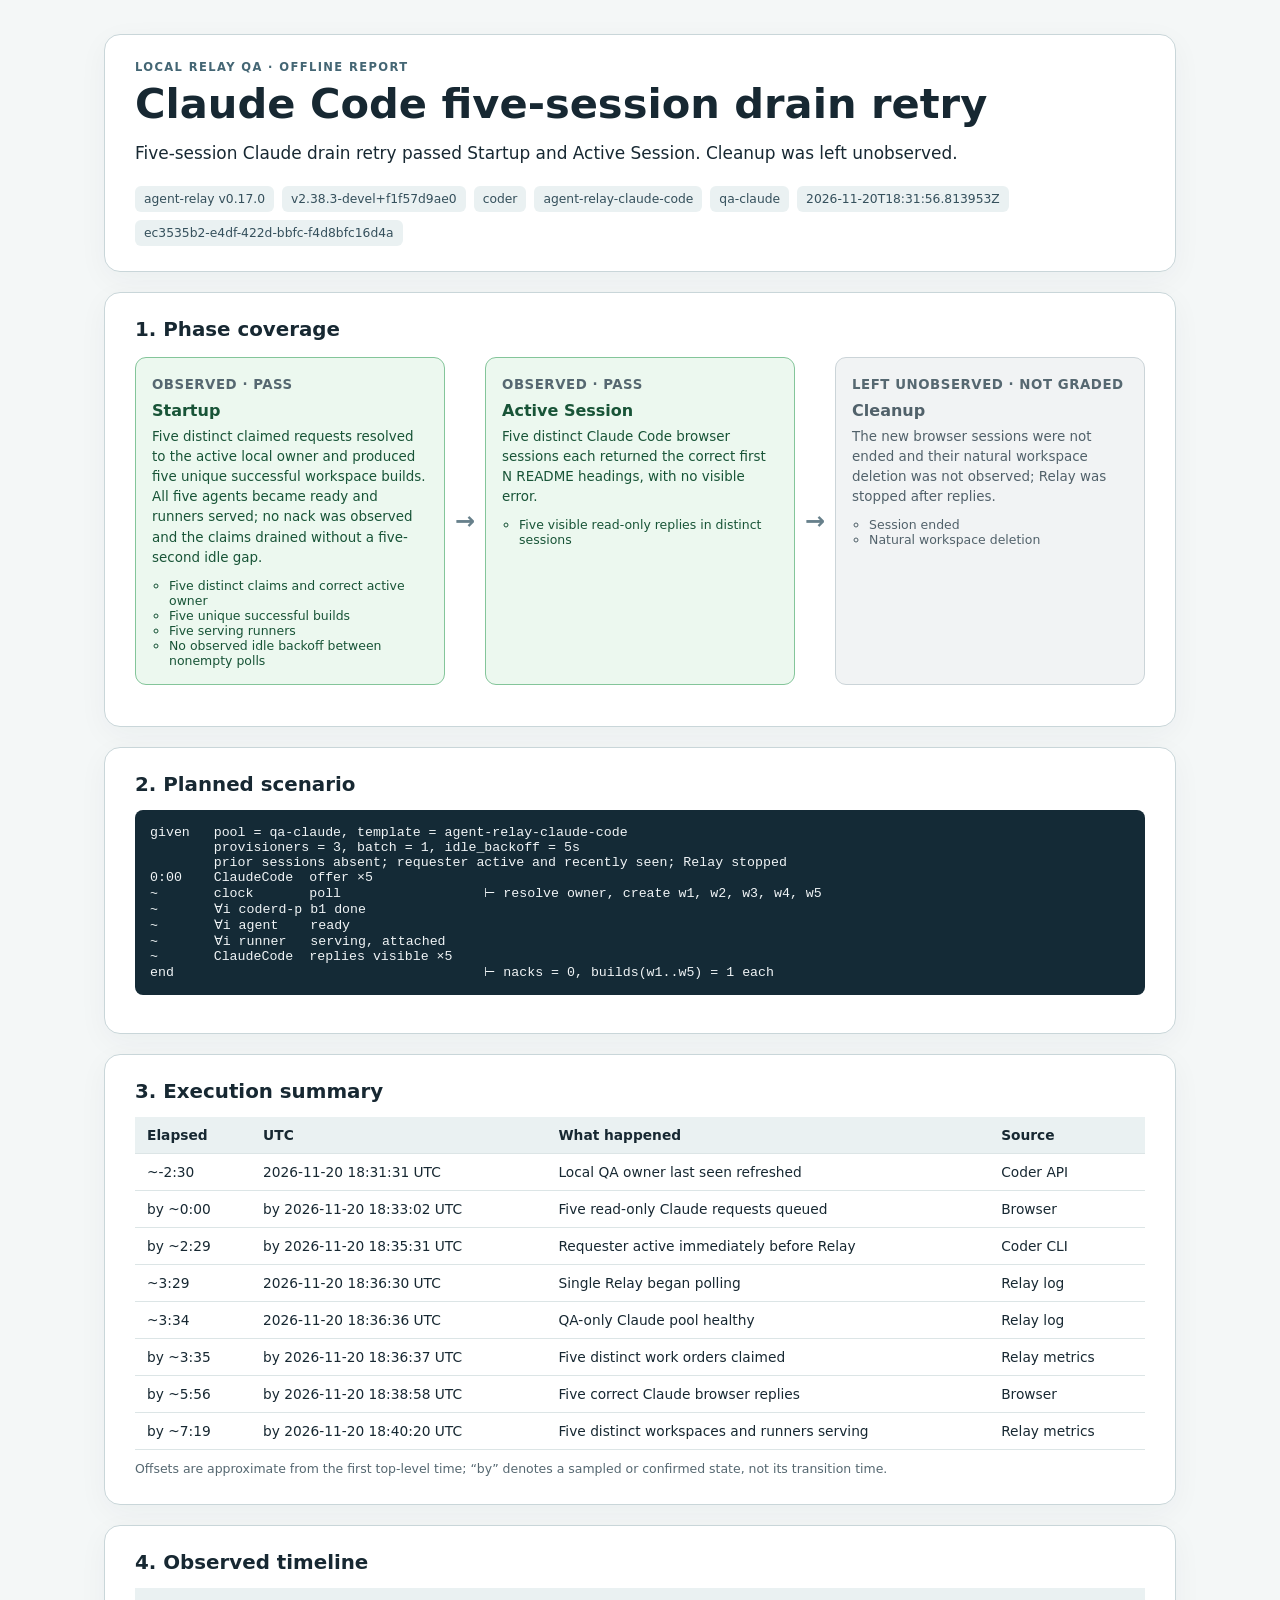
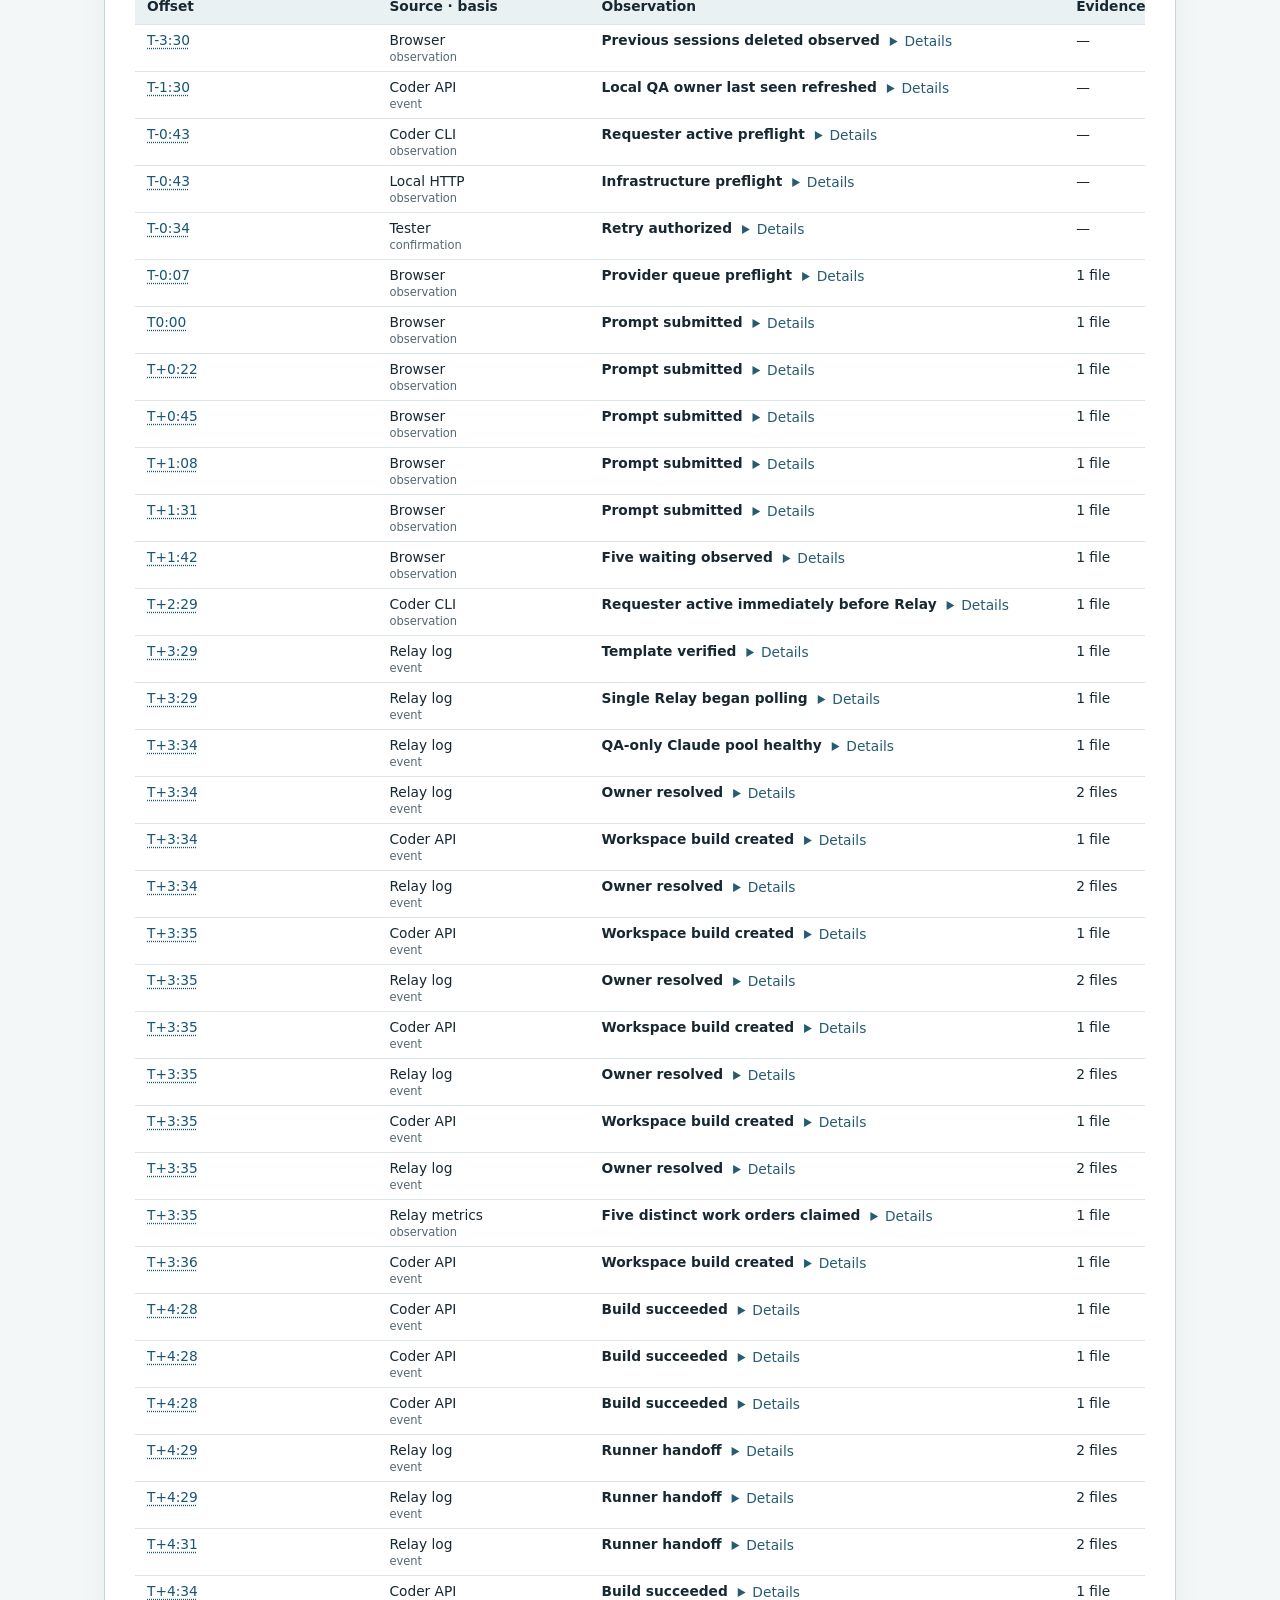
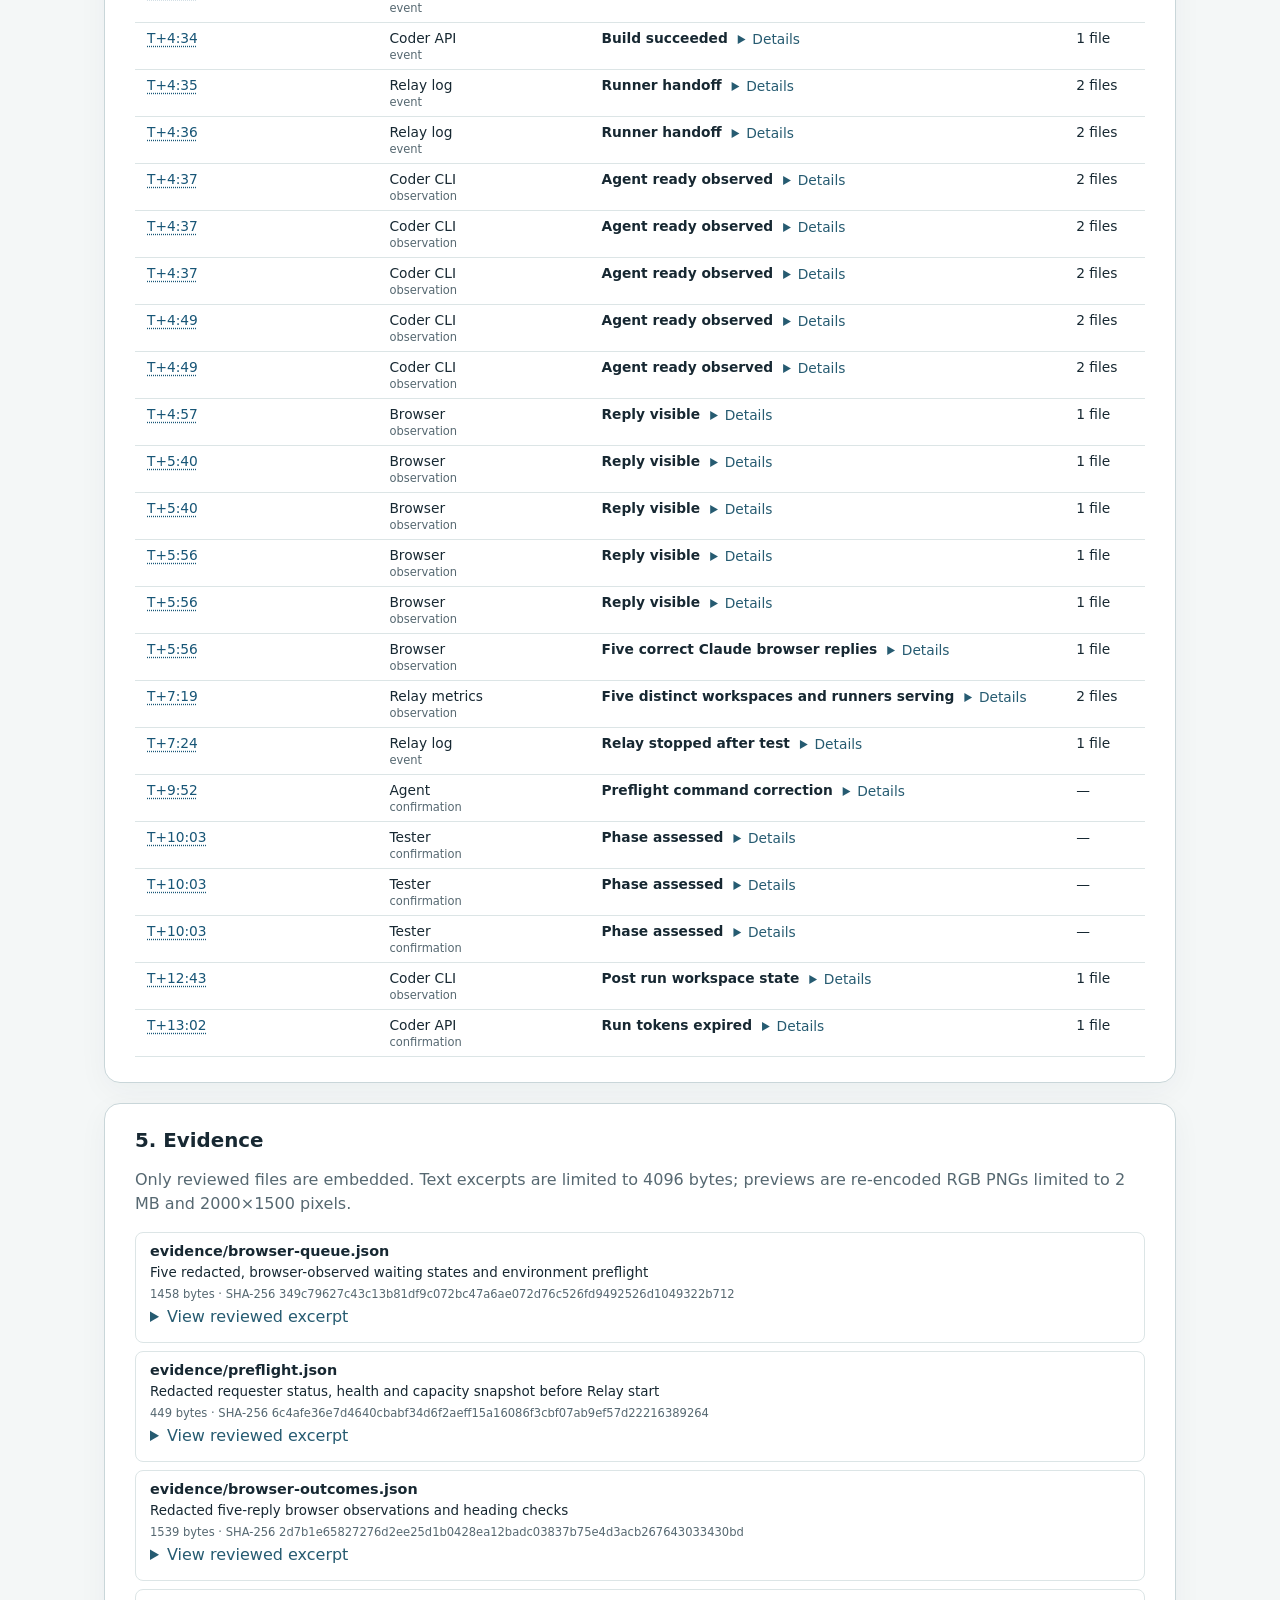
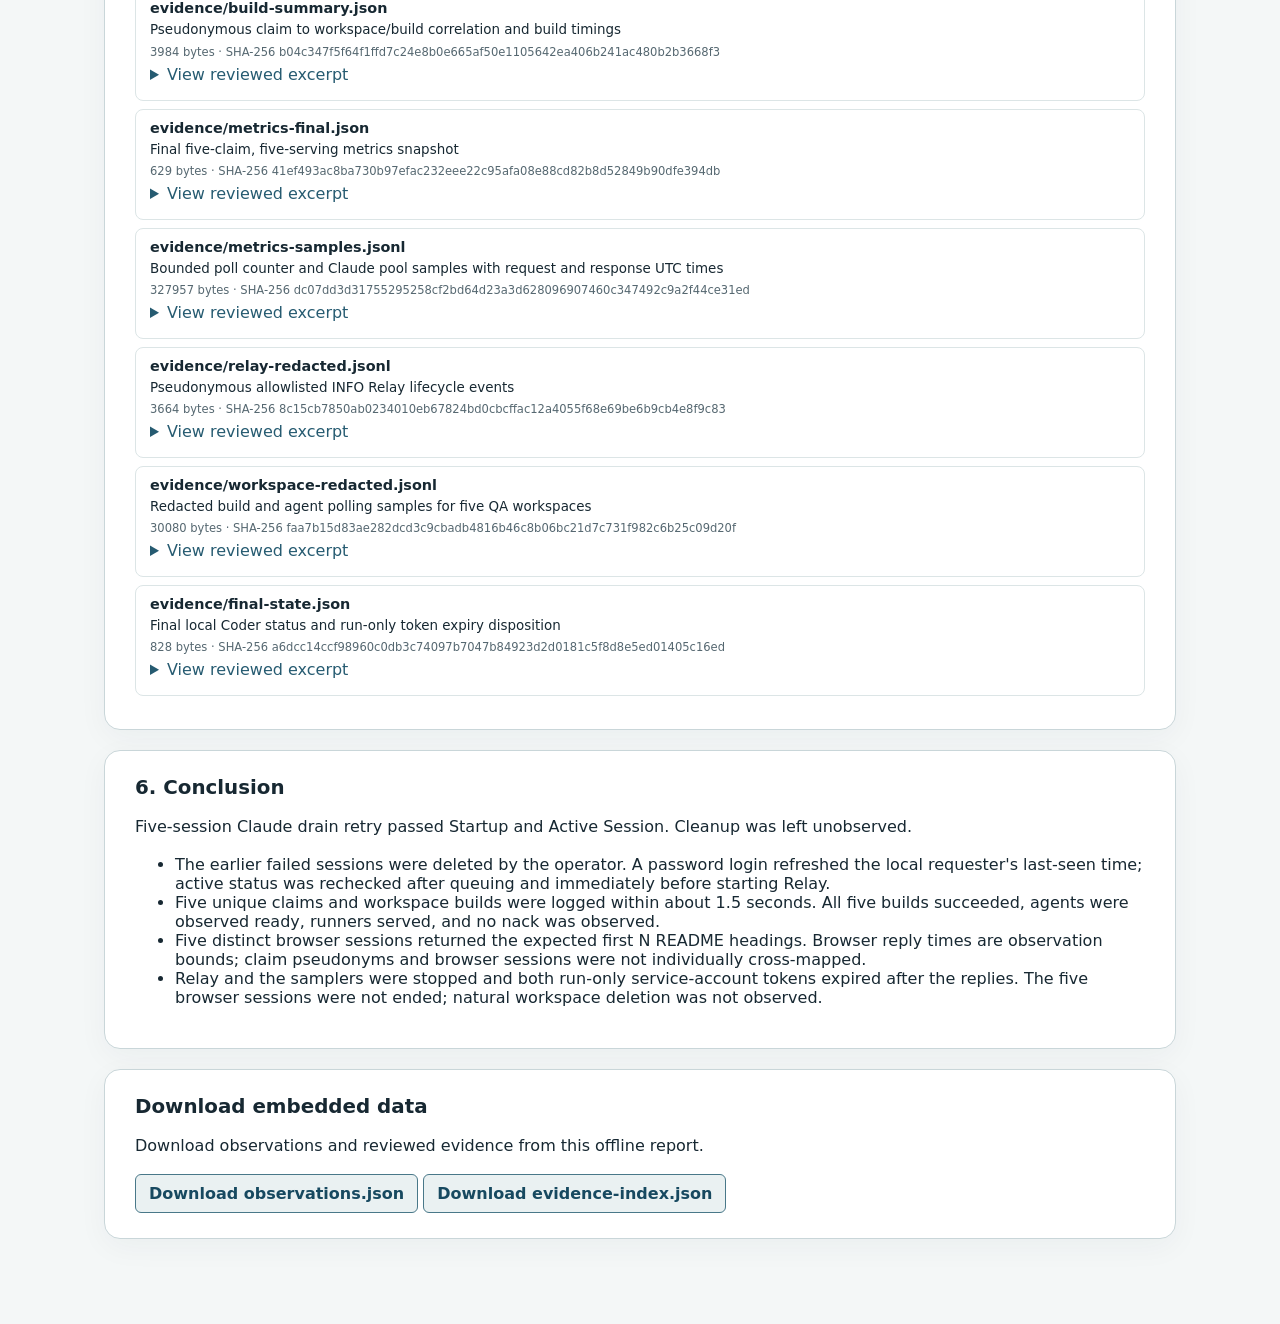
<file: local-reports/2026-11-20/steven/ec3535b2-e4df-422d-bbfc-f4d8bfc16d4a/report.html>
<!doctype html>
<html lang="en">
<head>
<meta charset="utf-8">
<meta name="viewport" content="width=device-width, initial-scale=1">
<meta name="color-scheme" content="light">
<meta http-equiv="Content-Security-Policy" content="default-src 'none'; img-src data:; style-src 'unsafe-inline'; script-src 'unsafe-inline'; connect-src 'none'; base-uri 'none'; form-action 'none'">
<title>Claude Code five-session drain retry · Local Relay QA</title>
<style>
:root{font-family:system-ui,-apple-system,BlinkMacSystemFont,"Segoe UI",sans-serif;color:#172832;background:#f4f7f7}
*{box-sizing:border-box}body{margin:0}main{max-width:1120px;padding:34px 24px 90px;margin:auto}
h1{font-size:clamp(1.8rem,3.5vw,2.6rem);line-height:1.15;margin:.35rem 0}h2{font-size:1.24rem;margin:0 0 14px}h3{font-size:1rem;margin:0 0 8px}p{line-height:1.5}small,.muted{color:#566871}.eyebrow{text-transform:uppercase;letter-spacing:.12em;color:#446674;font-weight:750;font-size:.72rem}
.hero,.panel{border:1px solid #c9d6d9;border-radius:16px;background:#fff;padding:25px 30px;box-shadow:0 8px 30px #1737470b}.panel{margin-top:20px}.lead{font-size:1.06rem;margin:14px 0 0}.meta{display:flex;gap:8px;flex-wrap:wrap;margin-top:19px}.meta span{font-size:.77rem;border-radius:6px;background:#eaf1f2;color:#35505c;padding:6px 9px}
.phase-flow{list-style:none;display:flex;align-items:stretch;gap:10px;padding:0;margin:16px 0}.phase-card{flex:1;min-width:0;padding:16px;border:1px solid;border-radius:11px}.phase-card.pass{background:#ecf8ef;border-color:#84c59a;color:#185437}.phase-card.unobserved{background:#f1f3f4;border-color:#cbd4d8;color:#51616a}.phase-card.warning{background:#fff8e8;border-color:#d5b879;color:#665119}.phase-card.fail{background:#fff0ee;border-color:#de9c94;color:#812d26}.phase-card h3{margin:8px 0 7px}.phase-card p{margin:0 0 10px;font-size:.84rem}.phase-card ul{padding-left:17px;margin:5px 0 0;font-size:.78rem}.phase-card small{text-transform:uppercase;font-weight:700;letter-spacing:.04em}.phase-arrow{align-self:center;color:#67808b;font-size:1.5rem;font-weight:700}
pre{white-space:pre-wrap;overflow-wrap:anywhere;padding:15px;border-radius:8px;background:#edf2f3;font-size:.83rem}.spec{background:#142a36;color:#f0f4f6}.spec-unobserved{display:block;margin:4px -8px 0;padding:6px 8px 6px 4px;background:#344550;border-left:4px solid #b4c5ce}.table-wrap{overflow-x:auto}table{width:100%;border-collapse:collapse;min-width:680px;font-size:.86rem}th{text-align:left;background:#eaf1f2}th,td{padding:10px 12px;border-bottom:1px solid #dce5e6;vertical-align:top}td.time{font-variant-numeric:tabular-nums;white-space:nowrap}details{margin:6px 0}details summary{cursor:pointer;color:#265b71}details p{font-size:.83rem;margin:8px 0;overflow-wrap:anywhere}.timeline-table{table-layout:fixed;min-width:920px}.timeline-table td{padding:7px 12px;overflow-wrap:anywhere}.timeline-table td.time{white-space:nowrap}.timeline-table time{color:#175576;cursor:help;text-decoration:underline dotted;text-underline-offset:3px}.timeline-table details{display:inline-block;margin:0 0 0 10px;vertical-align:middle}.timeline-table details[open]{display:block;margin:7px 0 0}.evidence-item{border:1px solid #dce5e6;border-radius:8px;padding:10px 14px;margin:8px 0;overflow-wrap:anywhere}.evidence-item h3{margin:0 0 4px;font-size:.9rem}.evidence-item p{margin:4px 0;font-size:.84rem}.evidence-item .hash{display:block;font-size:.72rem;overflow-wrap:anywhere}.evidence-item img{display:block;max-width:100%;max-height:400px;height:auto;object-fit:contain;margin-top:8px}.evidence-item pre{max-height:360px;overflow:auto}.timing-note{font-size:.78rem;color:#566871;margin:10px 0 0}.button{border:1px solid #497889;border-radius:6px;background:#eaf1f2;color:#174960;font:inherit;font-weight:650;padding:9px 13px;cursor:pointer}.button:focus-visible{outline:3px solid #db9c13;outline-offset:2px}
@media(max-width:760px){main{padding:16px 12px 40px}.hero,.panel{padding:18px}.phase-flow{flex-direction:column}.phase-arrow{transform:rotate(90deg)}}
</style>
</head>
<body><main>
<header class="hero"><div class="eyebrow">Local Relay QA · offline report</div><h1>Claude Code five-session drain retry</h1><p class="lead">Five-session Claude drain retry passed Startup and Active Session. Cleanup was left unobserved.</p><div class="meta"><span>agent-relay v0.17.0</span><span>v2.38.3-devel+f1f57d9ae0</span><span>coder</span><span>agent-relay-claude-code</span><span>qa-claude</span><span>2026-11-20T18:31:56.813953Z</span><span>ec3535b2-e4df-422d-bbfc-f4d8bfc16d4a</span></div></header>
<section class="panel" aria-labelledby="phases-title"><h2 id="phases-title">1. Phase coverage</h2><ol class="phase-flow"><li class="phase-card pass"><small>observed · Pass</small><h3>Startup</h3><p>Five distinct claimed requests resolved to the active local owner and produced five unique successful workspace builds. All five agents became ready and runners served; no nack was observed and the claims drained without a five-second idle gap.</p><ul><li>Five distinct claims and correct active owner</li><li>Five unique successful builds</li><li>Five serving runners</li><li>No observed idle backoff between nonempty polls</li></ul></li>
<li class="phase-arrow" aria-hidden="true">→</li>
<li class="phase-card pass"><small>observed · Pass</small><h3>Active Session</h3><p>Five distinct Claude Code browser sessions each returned the correct first N README headings, with no visible error.</p><ul><li>Five visible read-only replies in distinct sessions</li></ul></li>
<li class="phase-arrow" aria-hidden="true">→</li>
<li class="phase-card unobserved"><small>left unobserved · Not graded</small><h3>Cleanup</h3><p>The new browser sessions were not ended and their natural workspace deletion was not observed; Relay was stopped after replies.</p><ul><li>Session ended</li><li>Natural workspace deletion</li></ul></li></ol></section>
<section class="panel" aria-labelledby="spec-title"><h2 id="spec-title">2. Planned scenario</h2><pre class="spec">given   pool = qa-claude, template = agent-relay-claude-code
        provisioners = 3, batch = 1, idle_backoff = 5s
        prior sessions absent; requester active and recently seen; Relay stopped
0:00    ClaudeCode  offer ×5
~       clock       poll                  ⊢ resolve owner, create w1, w2, w3, w4, w5
~       ∀i coderd-p b1 done
~       ∀i agent    ready
~       ∀i runner   serving, attached
~       ClaudeCode  replies visible ×5
end                                       ⊢ nacks = 0, builds(w1..w5) = 1 each</pre></section>
<section class="panel" aria-labelledby="execution-title"><h2 id="execution-title">3. Execution summary</h2><div class="table-wrap"><table><thead><tr><th scope="col">Elapsed</th><th scope="col">UTC</th><th scope="col">What happened</th><th scope="col">Source</th></tr></thead><tbody><tr><td>~-2:30</td><td class="time">2026-11-20 18:31:31 UTC</td><td>Local QA owner last seen refreshed</td><td>Coder API</td></tr>
<tr><td>by ~0:00</td><td class="time">by 2026-11-20 18:33:02 UTC</td><td>Five read-only Claude requests queued</td><td>Browser</td></tr>
<tr><td>by ~2:29</td><td class="time">by 2026-11-20 18:35:31 UTC</td><td>Requester active immediately before Relay</td><td>Coder CLI</td></tr>
<tr><td>~3:29</td><td class="time">2026-11-20 18:36:30 UTC</td><td>Single Relay began polling</td><td>Relay log</td></tr>
<tr><td>~3:34</td><td class="time">2026-11-20 18:36:36 UTC</td><td>QA-only Claude pool healthy</td><td>Relay log</td></tr>
<tr><td>by ~3:35</td><td class="time">by 2026-11-20 18:36:37 UTC</td><td>Five distinct work orders claimed</td><td>Relay metrics</td></tr>
<tr><td>by ~5:56</td><td class="time">by 2026-11-20 18:38:58 UTC</td><td>Five correct Claude browser replies</td><td>Browser</td></tr>
<tr><td>by ~7:19</td><td class="time">by 2026-11-20 18:40:20 UTC</td><td>Five distinct workspaces and runners serving</td><td>Relay metrics</td></tr></tbody></table></div><p class="timing-note">Offsets are approximate from the first top-level time; “by” denotes a sampled or confirmed state, not its transition time.</p></section>
<section class="panel" aria-labelledby="timeline-title"><h2 id="timeline-title">4. Observed timeline</h2><div class="table-wrap"><table class="timeline-table"><colgroup><col style="width:24%"><col style="width:21%"><col style="width:47%"><col style="width:8%"></colgroup><thead><tr><th scope="col">Offset</th><th scope="col">Source · basis</th><th scope="col">Observation</th><th scope="col">Evidence</th></tr></thead><tbody><tr><td class="time"><time datetime="2026-11-20T18:29:32Z" title="2026-11-20T18:29:32Z" aria-label="T-3:30, observation timestamp 2026-11-20T18:29:32Z">T-3:30</time></td><td class="source">Browser<br><small>observation</small></td><td><strong>Previous sessions deleted observed</strong><details><summary>Details</summary><p>Operator reported deleting the five prior failed sessions; full unfiltered Active list showed zero sessions, Archived list contained only one unrelated older session. Provider queue API was not inspected.</p><p>Evidence: No separate artifact</p><p>Source at: 2026-11-20T18:29:32Z</p><p>Recorded at: 2026-11-20T18:32:18.743858Z</p><p>Source key: browser_gui</p></details></td><td class="evidence-count">—</td></tr>
<tr><td class="time"><time datetime="2026-11-20T18:31:31.507006Z" title="2026-11-20T18:31:31.507006Z" aria-label="T-1:30, event timestamp 2026-11-20T18:31:31.507006Z">T-1:30</time></td><td class="source">Coder API<br><small>event</small></td><td><strong>Local QA owner last seen refreshed</strong><details><summary>Details</summary><p>A local-only generated password reset and password login activated the dormant QA user and updated last_seen_at; ephemeral login session logged out without exposing credentials.</p><p>Evidence: No separate artifact</p><p>Source at: 2026-11-20T18:31:31.507006Z</p><p>Recorded at: 2026-11-20T18:32:18.845179Z</p><p>Source key: coder_api</p></details></td><td class="evidence-count">—</td></tr>
<tr><td class="time"><time datetime="2026-11-20T18:32:18.945110Z" title="2026-11-20T18:32:18.945110Z" aria-label="T-0:43, observation timestamp 2026-11-20T18:32:18.945110Z">T-0:43</time></td><td class="source">Coder CLI<br><small>observation</small></td><td><strong>Requester active preflight</strong><details><summary>Details</summary><p>Local QA requester status active, last_seen_at less than three minutes old, member of coder organization; exact status observation time is this record time.</p><p>Evidence: No separate artifact</p><p>Source at: 2026-11-20T18:32:18.945110Z</p><p>Recorded at: 2026-11-20T18:32:18.945110Z</p><p>Source key: coder_cli</p></details></td><td class="evidence-count">—</td></tr>
<tr><td class="time"><time datetime="2026-11-20T18:32:19.043933Z" title="2026-11-20T18:32:19.043933Z" aria-label="T-0:43, observation timestamp 2026-11-20T18:32:19.043933Z">T-0:43</time></td><td class="source">Local HTTP<br><small>observation</small></td><td><strong>Infrastructure preflight</strong><details><summary>Details</summary><p>Local coderd healthz HTTP 200, three idle Docker provisioners, zero QA template workspaces, v0.17.0 release binary checksum verified; Relay remains stopped.</p><p>Evidence: No separate artifact</p><p>Source at: 2026-11-20T18:32:19.043933Z</p><p>Recorded at: 2026-11-20T18:32:19.043933Z</p><p>Source key: local_http</p></details></td><td class="evidence-count">—</td></tr>
<tr><td class="time"><time datetime="2026-11-20T18:32:27.760256Z" title="2026-11-20T18:32:27.760256Z" aria-label="T-0:34, confirmation timestamp 2026-11-20T18:32:27.760256Z">T-0:34</time></td><td class="source">Tester<br><small>confirmation</small></td><td><strong>Retry authorized</strong><details><summary>Details</summary><p>Steven requested a repeat five-session QA run after the dormant-owner failure, authorized stopping prior failed sessions, deleted those sessions himself, and approved resetting and logging in as the local QA user.</p><p>Evidence: No separate artifact</p><p>Source at: 2026-11-20T18:32:27.760256Z</p><p>Recorded at: 2026-11-20T18:32:27.760256Z</p><p>Source key: tester</p></details></td><td class="evidence-count">—</td></tr>
<tr><td class="time"><time datetime="2026-11-20T18:32:55Z" title="2026-11-20T18:32:55Z" aria-label="T-0:07, observation timestamp 2026-11-20T18:32:55Z">T-0:07</time></td><td class="source">Browser<br><small>observation</small></td><td><strong>Provider queue preflight</strong><details><summary>Details</summary><p>Unfiltered browser session list showed no active sessions; Steven-Testing and QA repository main selected, Relay stopped.</p><p>Evidence: evidence/browser-queue.json</p><p>Source at: 2026-11-20T18:32:55Z</p><p>Recorded at: 2026-11-20T18:35:19.266597Z</p><p>Source key: browser_gui</p></details></td><td class="evidence-count">1 file</td></tr>
<tr><td class="time"><time datetime="2026-11-20T18:33:02Z" title="2026-11-20T18:33:02Z" aria-label="T0:00, observation timestamp 2026-11-20T18:33:02Z">T0:00</time></td><td class="source">Browser<br><small>observation</small></td><td><strong>Prompt submitted</strong><details><summary>Details</summary><p>Read-only README heading request S1 was waiting by this browser observation; exact submission and provider receipt unknown.</p><p>Evidence: evidence/browser-queue.json</p><p>Source at: 2026-11-20T18:33:02Z</p><p>Recorded at: 2026-11-20T18:35:19.369604Z</p><p>Source key: browser_gui</p></details></td><td class="evidence-count">1 file</td></tr>
<tr><td class="time"><time datetime="2026-11-20T18:33:24Z" title="2026-11-20T18:33:24Z" aria-label="T+0:22, observation timestamp 2026-11-20T18:33:24Z">T+0:22</time></td><td class="source">Browser<br><small>observation</small></td><td><strong>Prompt submitted</strong><details><summary>Details</summary><p>Read-only README heading request S2 was waiting by this browser observation; exact submission and provider receipt unknown.</p><p>Evidence: evidence/browser-queue.json</p><p>Source at: 2026-11-20T18:33:24Z</p><p>Recorded at: 2026-11-20T18:35:19.472815Z</p><p>Source key: browser_gui</p></details></td><td class="evidence-count">1 file</td></tr>
<tr><td class="time"><time datetime="2026-11-20T18:33:47Z" title="2026-11-20T18:33:47Z" aria-label="T+0:45, observation timestamp 2026-11-20T18:33:47Z">T+0:45</time></td><td class="source">Browser<br><small>observation</small></td><td><strong>Prompt submitted</strong><details><summary>Details</summary><p>Read-only README heading request S3 was waiting by this browser observation; exact submission and provider receipt unknown.</p><p>Evidence: evidence/browser-queue.json</p><p>Source at: 2026-11-20T18:33:47Z</p><p>Recorded at: 2026-11-20T18:35:19.579105Z</p><p>Source key: browser_gui</p></details></td><td class="evidence-count">1 file</td></tr>
<tr><td class="time"><time datetime="2026-11-20T18:34:10Z" title="2026-11-20T18:34:10Z" aria-label="T+1:08, observation timestamp 2026-11-20T18:34:10Z">T+1:08</time></td><td class="source">Browser<br><small>observation</small></td><td><strong>Prompt submitted</strong><details><summary>Details</summary><p>Read-only README heading request S4 was waiting by this browser observation; exact submission and provider receipt unknown.</p><p>Evidence: evidence/browser-queue.json</p><p>Source at: 2026-11-20T18:34:10Z</p><p>Recorded at: 2026-11-20T18:35:19.682246Z</p><p>Source key: browser_gui</p></details></td><td class="evidence-count">1 file</td></tr>
<tr><td class="time"><time datetime="2026-11-20T18:34:33Z" title="2026-11-20T18:34:33Z" aria-label="T+1:31, observation timestamp 2026-11-20T18:34:33Z">T+1:31</time></td><td class="source">Browser<br><small>observation</small></td><td><strong>Prompt submitted</strong><details><summary>Details</summary><p>Read-only README heading request S5 was waiting by this browser observation; exact submission and provider receipt unknown.</p><p>Evidence: evidence/browser-queue.json</p><p>Source at: 2026-11-20T18:34:33Z</p><p>Recorded at: 2026-11-20T18:35:19.783287Z</p><p>Source key: browser_gui</p></details></td><td class="evidence-count">1 file</td></tr>
<tr><td class="time"><time datetime="2026-11-20T18:34:44Z" title="2026-11-20T18:34:44Z" aria-label="T+1:42, observation timestamp 2026-11-20T18:34:44Z">T+1:42</time></td><td class="source">Browser<br><small>observation</small></td><td><strong>Five waiting observed</strong><details><summary>Details</summary><p>Browser showed five distinct new QA sessions waiting while Relay was stopped; no sixth request submitted.</p><p>Evidence: evidence/browser-queue.json</p><p>Source at: 2026-11-20T18:34:44Z</p><p>Recorded at: 2026-11-20T18:35:19.885560Z</p><p>Source key: browser_gui</p></details></td><td class="evidence-count">1 file</td></tr>
<tr><td class="time"><time datetime="2026-11-20T18:35:31.498471Z" title="2026-11-20T18:35:31.498471Z" aria-label="T+2:29, observation timestamp 2026-11-20T18:35:31.498471Z">T+2:29</time></td><td class="source">Coder CLI<br><small>observation</small></td><td><strong>Requester active immediately before Relay</strong><details><summary>Details</summary><p>After queuing five requests, local requester remained active with a last-seen timestamp 240 seconds old; coderd health 200, three provisioners idle, zero QA workspaces and Relay port closed.</p><p>Evidence: evidence/preflight.json</p><p>Source at: 2026-11-20T18:35:31.498471Z</p><p>Recorded at: 2026-11-20T18:35:42.062431Z</p><p>Source key: coder_cli</p></details></td><td class="evidence-count">1 file</td></tr>
<tr><td class="time"><time datetime="2026-11-20T18:36:30.745698545Z" title="2026-11-20T18:36:30.745698545Z" aria-label="T+3:29, event timestamp 2026-11-20T18:36:30.745698545Z">T+3:29</time></td><td class="source">Relay log<br><small>event</small></td><td><strong>Template verified</strong><details><summary>Details</summary><p>template verified, polling on QA-only Claude pool.</p><p>Evidence: evidence/relay-redacted.jsonl</p><p>Source at: 2026-11-20T18:36:30.745698545Z</p><p>Recorded at: 2026-11-20T18:42:50.538761Z</p><p>Source key: relay_log</p></details></td><td class="evidence-count">1 file</td></tr>
<tr><td class="time"><time datetime="2026-11-20T18:36:30.745757142Z" title="2026-11-20T18:36:30.745757142Z" aria-label="T+3:29, event timestamp 2026-11-20T18:36:30.745757142Z">T+3:29</time></td><td class="source">Relay log<br><small>event</small></td><td><strong>Single Relay began polling</strong><details><summary>Details</summary><p>poll loop started on QA-only Claude pool.</p><p>Evidence: evidence/relay-redacted.jsonl</p><p>Source at: 2026-11-20T18:36:30.745757142Z</p><p>Recorded at: 2026-11-20T18:42:50.652764Z</p><p>Source key: relay_log</p></details></td><td class="evidence-count">1 file</td></tr>
<tr><td class="time"><time datetime="2026-11-20T18:36:36.008616306Z" title="2026-11-20T18:36:36.008616306Z" aria-label="T+3:34, event timestamp 2026-11-20T18:36:36.008616306Z">T+3:34</time></td><td class="source">Relay log<br><small>event</small></td><td><strong>QA-only Claude pool healthy</strong><details><summary>Details</summary><p>pool secret accepted, pool serving on QA-only Claude pool.</p><p>Evidence: evidence/relay-redacted.jsonl</p><p>Source at: 2026-11-20T18:36:36.008616306Z</p><p>Recorded at: 2026-11-20T18:42:50.769402Z</p><p>Source key: relay_log</p></details></td><td class="evidence-count">1 file</td></tr>
<tr><td class="time"><time datetime="2026-11-20T18:36:36.073652338Z" title="2026-11-20T18:36:36.073652338Z" aria-label="T+3:34, event timestamp 2026-11-20T18:36:36.073652338Z">T+3:34</time></td><td class="source">Relay log<br><small>event</small></td><td><strong>Owner resolved</strong><details><summary>Details</summary><p>claim-1 resolved to the active local QA requester.</p><p>Evidence: evidence/relay-redacted.jsonl, evidence/build-summary.json</p><p>Source at: 2026-11-20T18:36:36.073652338Z</p><p>Recorded at: 2026-11-20T18:42:51.004335Z</p><p>Source key: relay_log</p></details></td><td class="evidence-count">2 files</td></tr>
<tr><td class="time"><time datetime="2026-11-20T18:36:36.187696Z" title="2026-11-20T18:36:36.187696Z" aria-label="T+3:34, event timestamp 2026-11-20T18:36:36.187696Z">T+3:34</time></td><td class="source">Coder API<br><small>event</small></td><td><strong>Workspace build created</strong><details><summary>Details</summary><p>claim-1 created one unique correctly owned start build; tagged image digest is registered in build summary.</p><p>Evidence: evidence/build-summary.json</p><p>Source at: 2026-11-20T18:36:36.187696Z</p><p>Recorded at: 2026-11-20T18:42:51.110425Z</p><p>Source key: coder_api</p></details></td><td class="evidence-count">1 file</td></tr>
<tr><td class="time"><time datetime="2026-11-20T18:36:36.395506003Z" title="2026-11-20T18:36:36.395506003Z" aria-label="T+3:34, event timestamp 2026-11-20T18:36:36.395506003Z">T+3:34</time></td><td class="source">Relay log<br><small>event</small></td><td><strong>Owner resolved</strong><details><summary>Details</summary><p>claim-2 resolved to the active local QA requester.</p><p>Evidence: evidence/relay-redacted.jsonl, evidence/build-summary.json</p><p>Source at: 2026-11-20T18:36:36.395506003Z</p><p>Recorded at: 2026-11-20T18:42:51.550392Z</p><p>Source key: relay_log</p></details></td><td class="evidence-count">2 files</td></tr>
<tr><td class="time"><time datetime="2026-11-20T18:36:36.516835Z" title="2026-11-20T18:36:36.516835Z" aria-label="T+3:35, event timestamp 2026-11-20T18:36:36.516835Z">T+3:35</time></td><td class="source">Coder API<br><small>event</small></td><td><strong>Workspace build created</strong><details><summary>Details</summary><p>claim-2 created one unique correctly owned start build; tagged image digest is registered in build summary.</p><p>Evidence: evidence/build-summary.json</p><p>Source at: 2026-11-20T18:36:36.516835Z</p><p>Recorded at: 2026-11-20T18:42:51.653797Z</p><p>Source key: coder_api</p></details></td><td class="evidence-count">1 file</td></tr>
<tr><td class="time"><time datetime="2026-11-20T18:36:36.766591571Z" title="2026-11-20T18:36:36.766591571Z" aria-label="T+3:35, event timestamp 2026-11-20T18:36:36.766591571Z">T+3:35</time></td><td class="source">Relay log<br><small>event</small></td><td><strong>Owner resolved</strong><details><summary>Details</summary><p>claim-3 resolved to the active local QA requester.</p><p>Evidence: evidence/relay-redacted.jsonl, evidence/build-summary.json</p><p>Source at: 2026-11-20T18:36:36.766591571Z</p><p>Recorded at: 2026-11-20T18:42:52.054178Z</p><p>Source key: relay_log</p></details></td><td class="evidence-count">2 files</td></tr>
<tr><td class="time"><time datetime="2026-11-20T18:36:36.888595Z" title="2026-11-20T18:36:36.888595Z" aria-label="T+3:35, event timestamp 2026-11-20T18:36:36.888595Z">T+3:35</time></td><td class="source">Coder API<br><small>event</small></td><td><strong>Workspace build created</strong><details><summary>Details</summary><p>claim-3 created one unique correctly owned start build; tagged image digest is registered in build summary.</p><p>Evidence: evidence/build-summary.json</p><p>Source at: 2026-11-20T18:36:36.888595Z</p><p>Recorded at: 2026-11-20T18:42:52.156361Z</p><p>Source key: coder_api</p></details></td><td class="evidence-count">1 file</td></tr>
<tr><td class="time"><time datetime="2026-11-20T18:36:37.119876816Z" title="2026-11-20T18:36:37.119876816Z" aria-label="T+3:35, event timestamp 2026-11-20T18:36:37.119876816Z">T+3:35</time></td><td class="source">Relay log<br><small>event</small></td><td><strong>Owner resolved</strong><details><summary>Details</summary><p>claim-4 resolved to the active local QA requester.</p><p>Evidence: evidence/relay-redacted.jsonl, evidence/build-summary.json</p><p>Source at: 2026-11-20T18:36:37.119876816Z</p><p>Recorded at: 2026-11-20T18:42:52.563856Z</p><p>Source key: relay_log</p></details></td><td class="evidence-count">2 files</td></tr>
<tr><td class="time"><time datetime="2026-11-20T18:36:37.238073Z" title="2026-11-20T18:36:37.238073Z" aria-label="T+3:35, event timestamp 2026-11-20T18:36:37.238073Z">T+3:35</time></td><td class="source">Coder API<br><small>event</small></td><td><strong>Workspace build created</strong><details><summary>Details</summary><p>claim-4 created one unique correctly owned start build; tagged image digest is registered in build summary.</p><p>Evidence: evidence/build-summary.json</p><p>Source at: 2026-11-20T18:36:37.238073Z</p><p>Recorded at: 2026-11-20T18:42:52.668526Z</p><p>Source key: coder_api</p></details></td><td class="evidence-count">1 file</td></tr>
<tr><td class="time"><time datetime="2026-11-20T18:36:37.458985115Z" title="2026-11-20T18:36:37.458985115Z" aria-label="T+3:35, event timestamp 2026-11-20T18:36:37.458985115Z">T+3:35</time></td><td class="source">Relay log<br><small>event</small></td><td><strong>Owner resolved</strong><details><summary>Details</summary><p>claim-5 resolved to the active local QA requester.</p><p>Evidence: evidence/relay-redacted.jsonl, evidence/build-summary.json</p><p>Source at: 2026-11-20T18:36:37.458985115Z</p><p>Recorded at: 2026-11-20T18:42:53.062898Z</p><p>Source key: relay_log</p></details></td><td class="evidence-count">2 files</td></tr>
<tr><td class="time"><time datetime="2026-11-20T18:36:37.499952Z" title="2026-11-20T18:36:37.499952Z" aria-label="T+3:35, observation timestamp 2026-11-20T18:36:37.499952Z">T+3:35</time></td><td class="source">Relay metrics<br><small>observation</small></td><td><strong>Five distinct work orders claimed</strong><details><summary>Details</summary><p>Claim counter reached five after consecutive nonempty polls; first-to-fifth counter response bounds span about 1.43 s. This does not measure exact HTTP poll times.</p><p>Evidence: evidence/metrics-samples.jsonl</p><p>Source at: 2026-11-20T18:36:37.499952Z</p><p>Recorded at: 2026-11-20T18:42:50.896664Z</p><p>Source key: relay_metrics</p></details></td><td class="evidence-count">1 file</td></tr>
<tr><td class="time"><time datetime="2026-11-20T18:36:37.562139Z" title="2026-11-20T18:36:37.562139Z" aria-label="T+3:36, event timestamp 2026-11-20T18:36:37.562139Z">T+3:36</time></td><td class="source">Coder API<br><small>event</small></td><td><strong>Workspace build created</strong><details><summary>Details</summary><p>claim-5 created one unique correctly owned start build; tagged image digest is registered in build summary.</p><p>Evidence: evidence/build-summary.json</p><p>Source at: 2026-11-20T18:36:37.562139Z</p><p>Recorded at: 2026-11-20T18:42:53.159280Z</p><p>Source key: coder_api</p></details></td><td class="evidence-count">1 file</td></tr>
<tr><td class="time"><time datetime="2026-11-20T18:37:30.315503Z" title="2026-11-20T18:37:30.315503Z" aria-label="T+4:28, event timestamp 2026-11-20T18:37:30.315503Z">T+4:28</time></td><td class="source">Coder API<br><small>event</small></td><td><strong>Build succeeded</strong><details><summary>Details</summary><p>claim-3 provisioner job completed; build-created to job-completed took 53.427 s, not the agent-ready duration.</p><p>Evidence: evidence/build-summary.json</p><p>Source at: 2026-11-20T18:37:30.315503Z</p><p>Recorded at: 2026-11-20T18:42:52.262649Z</p><p>Source key: coder_api</p></details></td><td class="evidence-count">1 file</td></tr>
<tr><td class="time"><time datetime="2026-11-20T18:37:30.322392Z" title="2026-11-20T18:37:30.322392Z" aria-label="T+4:28, event timestamp 2026-11-20T18:37:30.322392Z">T+4:28</time></td><td class="source">Coder API<br><small>event</small></td><td><strong>Build succeeded</strong><details><summary>Details</summary><p>claim-2 provisioner job completed; build-created to job-completed took 53.806 s, not the agent-ready duration.</p><p>Evidence: evidence/build-summary.json</p><p>Source at: 2026-11-20T18:37:30.322392Z</p><p>Recorded at: 2026-11-20T18:42:51.750991Z</p><p>Source key: coder_api</p></details></td><td class="evidence-count">1 file</td></tr>
<tr><td class="time"><time datetime="2026-11-20T18:37:30.336794Z" title="2026-11-20T18:37:30.336794Z" aria-label="T+4:28, event timestamp 2026-11-20T18:37:30.336794Z">T+4:28</time></td><td class="source">Coder API<br><small>event</small></td><td><strong>Build succeeded</strong><details><summary>Details</summary><p>claim-1 provisioner job completed; build-created to job-completed took 54.149 s, not the agent-ready duration.</p><p>Evidence: evidence/build-summary.json</p><p>Source at: 2026-11-20T18:37:30.336794Z</p><p>Recorded at: 2026-11-20T18:42:51.221633Z</p><p>Source key: coder_api</p></details></td><td class="evidence-count">1 file</td></tr>
<tr><td class="time"><time datetime="2026-11-20T18:37:30.663354273Z" title="2026-11-20T18:37:30.663354273Z" aria-label="T+4:29, event timestamp 2026-11-20T18:37:30.663354273Z">T+4:29</time></td><td class="source">Relay log<br><small>event</small></td><td><strong>Runner handoff</strong><details><summary>Details</summary><p>claim-2 build completed and Relay handed off to the runner.</p><p>Evidence: evidence/relay-redacted.jsonl, evidence/build-summary.json</p><p>Source at: 2026-11-20T18:37:30.663354273Z</p><p>Recorded at: 2026-11-20T18:42:51.848906Z</p><p>Source key: relay_log</p></details></td><td class="evidence-count">2 files</td></tr>
<tr><td class="time"><time datetime="2026-11-20T18:37:30.963365818Z" title="2026-11-20T18:37:30.963365818Z" aria-label="T+4:29, event timestamp 2026-11-20T18:37:30.963365818Z">T+4:29</time></td><td class="source">Relay log<br><small>event</small></td><td><strong>Runner handoff</strong><details><summary>Details</summary><p>claim-3 build completed and Relay handed off to the runner.</p><p>Evidence: evidence/relay-redacted.jsonl, evidence/build-summary.json</p><p>Source at: 2026-11-20T18:37:30.963365818Z</p><p>Recorded at: 2026-11-20T18:42:52.368008Z</p><p>Source key: relay_log</p></details></td><td class="evidence-count">2 files</td></tr>
<tr><td class="time"><time datetime="2026-11-20T18:37:33.273405719Z" title="2026-11-20T18:37:33.273405719Z" aria-label="T+4:31, event timestamp 2026-11-20T18:37:33.273405719Z">T+4:31</time></td><td class="source">Relay log<br><small>event</small></td><td><strong>Runner handoff</strong><details><summary>Details</summary><p>claim-1 build completed and Relay handed off to the runner.</p><p>Evidence: evidence/relay-redacted.jsonl, evidence/build-summary.json</p><p>Source at: 2026-11-20T18:37:33.273405719Z</p><p>Recorded at: 2026-11-20T18:42:51.324380Z</p><p>Source key: relay_log</p></details></td><td class="evidence-count">2 files</td></tr>
<tr><td class="time"><time datetime="2026-11-20T18:37:36.292166Z" title="2026-11-20T18:37:36.292166Z" aria-label="T+4:34, event timestamp 2026-11-20T18:37:36.292166Z">T+4:34</time></td><td class="source">Coder API<br><small>event</small></td><td><strong>Build succeeded</strong><details><summary>Details</summary><p>claim-4 provisioner job completed; build-created to job-completed took 59.054 s, not the agent-ready duration.</p><p>Evidence: evidence/build-summary.json</p><p>Source at: 2026-11-20T18:37:36.292166Z</p><p>Recorded at: 2026-11-20T18:42:52.763140Z</p><p>Source key: coder_api</p></details></td><td class="evidence-count">1 file</td></tr>
<tr><td class="time"><time datetime="2026-11-20T18:37:36.434904Z" title="2026-11-20T18:37:36.434904Z" aria-label="T+4:34, event timestamp 2026-11-20T18:37:36.434904Z">T+4:34</time></td><td class="source">Coder API<br><small>event</small></td><td><strong>Build succeeded</strong><details><summary>Details</summary><p>claim-5 provisioner job completed; build-created to job-completed took 58.873 s, not the agent-ready duration.</p><p>Evidence: evidence/build-summary.json</p><p>Source at: 2026-11-20T18:37:36.434904Z</p><p>Recorded at: 2026-11-20T18:42:53.268814Z</p><p>Source key: coder_api</p></details></td><td class="evidence-count">1 file</td></tr>
<tr><td class="time"><time datetime="2026-11-20T18:37:37.313360434Z" title="2026-11-20T18:37:37.313360434Z" aria-label="T+4:35, event timestamp 2026-11-20T18:37:37.313360434Z">T+4:35</time></td><td class="source">Relay log<br><small>event</small></td><td><strong>Runner handoff</strong><details><summary>Details</summary><p>claim-4 build completed and Relay handed off to the runner.</p><p>Evidence: evidence/relay-redacted.jsonl, evidence/build-summary.json</p><p>Source at: 2026-11-20T18:37:37.313360434Z</p><p>Recorded at: 2026-11-20T18:42:52.859537Z</p><p>Source key: relay_log</p></details></td><td class="evidence-count">2 files</td></tr>
<tr><td class="time"><time datetime="2026-11-20T18:37:37.636971305Z" title="2026-11-20T18:37:37.636971305Z" aria-label="T+4:36, event timestamp 2026-11-20T18:37:37.636971305Z">T+4:36</time></td><td class="source">Relay log<br><small>event</small></td><td><strong>Runner handoff</strong><details><summary>Details</summary><p>claim-5 build completed and Relay handed off to the runner.</p><p>Evidence: evidence/relay-redacted.jsonl, evidence/build-summary.json</p><p>Source at: 2026-11-20T18:37:37.636971305Z</p><p>Recorded at: 2026-11-20T18:42:53.365201Z</p><p>Source key: relay_log</p></details></td><td class="evidence-count">2 files</td></tr>
<tr><td class="time"><time datetime="2026-11-20T18:37:38.985732Z" title="2026-11-20T18:37:38.985732Z" aria-label="T+4:37, observation timestamp 2026-11-20T18:37:38.985732Z">T+4:37</time></td><td class="source">Coder CLI<br><small>observation</small></td><td><strong>Agent ready observed</strong><details><summary>Details</summary><p>claim-1 agent first observed connected, healthy and ready by this workspace poll response; exact ready transition unknown.</p><p>Evidence: evidence/build-summary.json, evidence/workspace-redacted.jsonl</p><p>Source at: 2026-11-20T18:37:38.985732Z</p><p>Recorded at: 2026-11-20T18:42:51.430834Z</p><p>Source key: coder_cli</p></details></td><td class="evidence-count">2 files</td></tr>
<tr><td class="time"><time datetime="2026-11-20T18:37:38.985732Z" title="2026-11-20T18:37:38.985732Z" aria-label="T+4:37, observation timestamp 2026-11-20T18:37:38.985732Z">T+4:37</time></td><td class="source">Coder CLI<br><small>observation</small></td><td><strong>Agent ready observed</strong><details><summary>Details</summary><p>claim-2 agent first observed connected, healthy and ready by this workspace poll response; exact ready transition unknown.</p><p>Evidence: evidence/build-summary.json, evidence/workspace-redacted.jsonl</p><p>Source at: 2026-11-20T18:37:38.985732Z</p><p>Recorded at: 2026-11-20T18:42:51.945551Z</p><p>Source key: coder_cli</p></details></td><td class="evidence-count">2 files</td></tr>
<tr><td class="time"><time datetime="2026-11-20T18:37:38.985732Z" title="2026-11-20T18:37:38.985732Z" aria-label="T+4:37, observation timestamp 2026-11-20T18:37:38.985732Z">T+4:37</time></td><td class="source">Coder CLI<br><small>observation</small></td><td><strong>Agent ready observed</strong><details><summary>Details</summary><p>claim-3 agent first observed connected, healthy and ready by this workspace poll response; exact ready transition unknown.</p><p>Evidence: evidence/build-summary.json, evidence/workspace-redacted.jsonl</p><p>Source at: 2026-11-20T18:37:38.985732Z</p><p>Recorded at: 2026-11-20T18:42:52.464324Z</p><p>Source key: coder_cli</p></details></td><td class="evidence-count">2 files</td></tr>
<tr><td class="time"><time datetime="2026-11-20T18:37:51.202588Z" title="2026-11-20T18:37:51.202588Z" aria-label="T+4:49, observation timestamp 2026-11-20T18:37:51.202588Z">T+4:49</time></td><td class="source">Coder CLI<br><small>observation</small></td><td><strong>Agent ready observed</strong><details><summary>Details</summary><p>claim-4 agent first observed connected, healthy and ready by this workspace poll response; exact ready transition unknown.</p><p>Evidence: evidence/build-summary.json, evidence/workspace-redacted.jsonl</p><p>Source at: 2026-11-20T18:37:51.202588Z</p><p>Recorded at: 2026-11-20T18:42:52.965199Z</p><p>Source key: coder_cli</p></details></td><td class="evidence-count">2 files</td></tr>
<tr><td class="time"><time datetime="2026-11-20T18:37:51.202588Z" title="2026-11-20T18:37:51.202588Z" aria-label="T+4:49, observation timestamp 2026-11-20T18:37:51.202588Z">T+4:49</time></td><td class="source">Coder CLI<br><small>observation</small></td><td><strong>Agent ready observed</strong><details><summary>Details</summary><p>claim-5 agent first observed connected, healthy and ready by this workspace poll response; exact ready transition unknown.</p><p>Evidence: evidence/build-summary.json, evidence/workspace-redacted.jsonl</p><p>Source at: 2026-11-20T18:37:51.202588Z</p><p>Recorded at: 2026-11-20T18:42:53.461365Z</p><p>Source key: coder_cli</p></details></td><td class="evidence-count">2 files</td></tr>
<tr><td class="time"><time datetime="2026-11-20T18:37:59Z" title="2026-11-20T18:37:59Z" aria-label="T+4:57, observation timestamp 2026-11-20T18:37:59Z">T+4:57</time></td><td class="source">Browser<br><small>observation</small></td><td><strong>Reply visible</strong><details><summary>Details</summary><p>S2 reply first observed with 2 of 2 expected README headings and no visible error; completion time unknown.</p><p>Evidence: evidence/browser-outcomes.json</p><p>Source at: 2026-11-20T18:37:59Z</p><p>Recorded at: 2026-11-20T18:42:53.658283Z</p><p>Source key: browser_gui</p></details></td><td class="evidence-count">1 file</td></tr>
<tr><td class="time"><time datetime="2026-11-20T18:38:42Z" title="2026-11-20T18:38:42Z" aria-label="T+5:40, observation timestamp 2026-11-20T18:38:42Z">T+5:40</time></td><td class="source">Browser<br><small>observation</small></td><td><strong>Reply visible</strong><details><summary>Details</summary><p>S1 reply first observed with 1 of 1 expected README headings and no visible error; completion time unknown.</p><p>Evidence: evidence/browser-outcomes.json</p><p>Source at: 2026-11-20T18:38:42Z</p><p>Recorded at: 2026-11-20T18:42:53.560338Z</p><p>Source key: browser_gui</p></details></td><td class="evidence-count">1 file</td></tr>
<tr><td class="time"><time datetime="2026-11-20T18:38:42Z" title="2026-11-20T18:38:42Z" aria-label="T+5:40, observation timestamp 2026-11-20T18:38:42Z">T+5:40</time></td><td class="source">Browser<br><small>observation</small></td><td><strong>Reply visible</strong><details><summary>Details</summary><p>S3 reply first observed with 3 of 3 expected README headings and no visible error; completion time unknown.</p><p>Evidence: evidence/browser-outcomes.json</p><p>Source at: 2026-11-20T18:38:42Z</p><p>Recorded at: 2026-11-20T18:42:53.754542Z</p><p>Source key: browser_gui</p></details></td><td class="evidence-count">1 file</td></tr>
<tr><td class="time"><time datetime="2026-11-20T18:38:58Z" title="2026-11-20T18:38:58Z" aria-label="T+5:56, observation timestamp 2026-11-20T18:38:58Z">T+5:56</time></td><td class="source">Browser<br><small>observation</small></td><td><strong>Reply visible</strong><details><summary>Details</summary><p>S4 reply first observed with 4 of 4 expected README headings and no visible error; completion time unknown.</p><p>Evidence: evidence/browser-outcomes.json</p><p>Source at: 2026-11-20T18:38:58Z</p><p>Recorded at: 2026-11-20T18:42:53.851261Z</p><p>Source key: browser_gui</p></details></td><td class="evidence-count">1 file</td></tr>
<tr><td class="time"><time datetime="2026-11-20T18:38:58Z" title="2026-11-20T18:38:58Z" aria-label="T+5:56, observation timestamp 2026-11-20T18:38:58Z">T+5:56</time></td><td class="source">Browser<br><small>observation</small></td><td><strong>Reply visible</strong><details><summary>Details</summary><p>S5 reply first observed with 5 of 5 expected README headings and no visible error; completion time unknown.</p><p>Evidence: evidence/browser-outcomes.json</p><p>Source at: 2026-11-20T18:38:58Z</p><p>Recorded at: 2026-11-20T18:42:53.953105Z</p><p>Source key: browser_gui</p></details></td><td class="evidence-count">1 file</td></tr>
<tr><td class="time"><time datetime="2026-11-20T18:38:58Z" title="2026-11-20T18:38:58Z" aria-label="T+5:56, observation timestamp 2026-11-20T18:38:58Z">T+5:56</time></td><td class="source">Browser<br><small>observation</small></td><td><strong>Five correct Claude browser replies</strong><details><summary>Details</summary><p>Five distinct read-only browser requests all returned the correct first N README headings by this observation; no individual mapping to claim pseudonyms was captured.</p><p>Evidence: evidence/browser-outcomes.json</p><p>Source at: 2026-11-20T18:38:58Z</p><p>Recorded at: 2026-11-20T18:42:54.048037Z</p><p>Source key: browser_gui</p></details></td><td class="evidence-count">1 file</td></tr>
<tr><td class="time"><time datetime="2026-11-20T18:40:20.759672Z" title="2026-11-20T18:40:20.759672Z" aria-label="T+7:19, observation timestamp 2026-11-20T18:40:20.759672Z">T+7:19</time></td><td class="source">Relay metrics<br><small>observation</small></td><td><strong>Five distinct workspaces and runners serving</strong><details><summary>Details</summary><p>Final loopback metrics showed five claimed work orders, five active sessions, five reaper workspaces serving and no nacks series; all five Coder agents observed connected and ready.</p><p>Evidence: evidence/metrics-final.json, evidence/build-summary.json</p><p>Source at: 2026-11-20T18:40:20.759672Z</p><p>Recorded at: 2026-11-20T18:42:54.144191Z</p><p>Source key: relay_metrics</p></details></td><td class="evidence-count">2 files</td></tr>
<tr><td class="time"><time datetime="2026-11-20T18:40:26.338487113Z" title="2026-11-20T18:40:26.338487113Z" aria-label="T+7:24, event timestamp 2026-11-20T18:40:26.338487113Z">T+7:24</time></td><td class="source">Relay log<br><small>event</small></td><td><strong>Relay stopped after test</strong><details><summary>Details</summary><p>Single local Relay was stopped after all five browser replies; no browser session was ended and workspace cleanup was not observed.</p><p>Evidence: evidence/relay-redacted.jsonl</p><p>Source at: 2026-11-20T18:40:26.338487113Z</p><p>Recorded at: 2026-11-20T18:42:54.240108Z</p><p>Source key: relay_log</p></details></td><td class="evidence-count">1 file</td></tr>
<tr><td class="time"><time datetime="2026-11-20T18:42:54.349053Z" title="2026-11-20T18:42:54.349053Z" aria-label="T+9:52, confirmation timestamp 2026-11-20T18:42:54.349053Z">T+9:52</time></td><td class="source">Agent<br><small>confirmation</small></td><td><strong>Preflight command correction</strong><details><summary>Details</summary><p>Two preflight-and-launch shell attempts exited before Relay started because the Coder CLI wrapper was invoked outside its repository; no provider poll or workspace action resulted. The successful launch followed a separate repo-local user-status check.</p><p>Evidence: No separate artifact</p><p>Source at: 2026-11-20T18:42:54.349053Z</p><p>Recorded at: 2026-11-20T18:42:54.349053Z</p><p>Source key: agent</p></details></td><td class="evidence-count">—</td></tr>
<tr><td class="time"><time datetime="2026-11-20T18:43:04.659683Z" title="2026-11-20T18:43:04.659683Z" aria-label="T+10:03, confirmation timestamp 2026-11-20T18:43:04.659683Z">T+10:03</time></td><td class="source">Tester<br><small>confirmation</small></td><td><strong>Phase assessed</strong><details><summary>Details</summary><p>Five distinct claimed requests resolved to the active local owner and produced five unique successful workspace builds. All five agents became ready and runners served; no nack was observed and the claims drained without a five-second idle gap.</p><p>Evidence: No separate artifact</p><p>Source at: 2026-11-20T18:43:04.659683Z</p><p>Recorded at: 2026-11-20T18:43:04.659683Z</p><p>Source key: tester</p></details></td><td class="evidence-count">—</td></tr>
<tr><td class="time"><time datetime="2026-11-20T18:43:04.754395Z" title="2026-11-20T18:43:04.754395Z" aria-label="T+10:03, confirmation timestamp 2026-11-20T18:43:04.754395Z">T+10:03</time></td><td class="source">Tester<br><small>confirmation</small></td><td><strong>Phase assessed</strong><details><summary>Details</summary><p>Five distinct Claude Code browser sessions each returned the correct first N README headings, with no visible error.</p><p>Evidence: No separate artifact</p><p>Source at: 2026-11-20T18:43:04.754395Z</p><p>Recorded at: 2026-11-20T18:43:04.754395Z</p><p>Source key: tester</p></details></td><td class="evidence-count">—</td></tr>
<tr><td class="time"><time datetime="2026-11-20T18:43:04.849992Z" title="2026-11-20T18:43:04.849992Z" aria-label="T+10:03, confirmation timestamp 2026-11-20T18:43:04.849992Z">T+10:03</time></td><td class="source">Tester<br><small>confirmation</small></td><td><strong>Phase assessed</strong><details><summary>Details</summary><p>The new browser sessions were not ended and their natural workspace deletion was not observed; Relay was stopped after replies.</p><p>Evidence: No separate artifact</p><p>Source at: 2026-11-20T18:43:04.849992Z</p><p>Recorded at: 2026-11-20T18:43:04.849992Z</p><p>Source key: tester</p></details></td><td class="evidence-count">—</td></tr>
<tr><td class="time"><time datetime="2026-11-20T18:45:44.857574Z" title="2026-11-20T18:45:44.857574Z" aria-label="T+12:43, observation timestamp 2026-11-20T18:45:44.857574Z">T+12:43</time></td><td class="source">Coder CLI<br><small>observation</small></td><td><strong>Post run workspace state</strong><details><summary>Details</summary><p>After stopping Relay, coderd remained healthy, requesting user active and five QA workspaces had running builds. Browser sessions were not ended.</p><p>Evidence: evidence/final-state.json</p><p>Source at: 2026-11-20T18:45:44.857574Z</p><p>Recorded at: 2026-11-20T18:46:04.324375Z</p><p>Source key: coder_cli</p></details></td><td class="evidence-count">1 file</td></tr>
<tr><td class="time"><time datetime="2026-11-20T18:46:04.428721Z" title="2026-11-20T18:46:04.428721Z" aria-label="T+13:02, confirmation timestamp 2026-11-20T18:46:04.428721Z">T+13:02</time></td><td class="source">Coder API<br><small>confirmation</small></td><td><strong>Run tokens expired</strong><details><summary>Details</summary><p>The two run-only short-lived service-account tokens from the original failed run and this retry were expired by local Coder API (HTTP 204 each); exact expiry request timestamps were not recorded.</p><p>Evidence: evidence/final-state.json</p><p>Source at: 2026-11-20T18:46:04.428721Z</p><p>Recorded at: 2026-11-20T18:46:04.428721Z</p><p>Source key: coder_api</p></details></td><td class="evidence-count">1 file</td></tr></tbody></table></div></section>
<section class="panel" aria-labelledby="evidence-title"><h2 id="evidence-title">5. Evidence</h2><p class="muted">Only reviewed files are embedded. Text excerpts are limited to 4096 bytes; previews are re-encoded RGB PNGs limited to 2 MB and 2000×1500 pixels.</p><article class="evidence-item"><h3>evidence/browser-queue.json</h3><p>Five redacted, browser-observed waiting states and environment preflight</p><small class="hash">1458 bytes · SHA-256 349c79627c43c13b81df9c072bc47a6ae072d76c526fd9492526d1049322b712</small><details><summary>View reviewed excerpt</summary><pre>{
  &quot;source&quot;: &quot;Claude Code signed-in browser read-only QA observation&quot;,
  &quot;environment&quot;: &quot;Steven-Testing&quot;,
  &quot;repository&quot;: &quot;Emyrk/throw-away-qa&quot;,
  &quot;selected_branch&quot;: &quot;main&quot;,
  &quot;preflight_observed_by&quot;: &quot;2026-11-20T18:32:55Z&quot;,
  &quot;prior_active_session_count&quot;: 0,
  &quot;sessions&quot;: [
    {&quot;subject&quot;: &quot;S1&quot;, &quot;request&quot;: &quot;List first 1 Markdown heading in README.md; read-only&quot;, &quot;waiting_observed_by&quot;: &quot;2026-11-20T18:33:02Z&quot;, &quot;state&quot;: &quot;Waiting to start&quot;},
    {&quot;subject&quot;: &quot;S2&quot;, &quot;request&quot;: &quot;List first 2 Markdown headings in README.md; read-only&quot;, &quot;waiting_observed_by&quot;: &quot;2026-11-20T18:33:24Z&quot;, &quot;state&quot;: &quot;Waiting to start&quot;},
    {&quot;subject&quot;: &quot;S3&quot;, &quot;request&quot;: &quot;List first 3 Markdown headings in README.md; read-only&quot;, &quot;waiting_observed_by&quot;: &quot;2026-11-20T18:33:47Z&quot;, &quot;state&quot;: &quot;Waiting to start&quot;},
    {&quot;subject&quot;: &quot;S4&quot;, &quot;request&quot;: &quot;List first 4 Markdown headings in README.md; read-only&quot;, &quot;waiting_observed_by&quot;: &quot;2026-11-20T18:34:10Z&quot;, &quot;state&quot;: &quot;Waiting to start&quot;},
    {&quot;subject&quot;: &quot;S5&quot;, &quot;request&quot;: &quot;List first 5 Markdown headings in README.md; read-only&quot;, &quot;waiting_observed_by&quot;: &quot;2026-11-20T18:34:33Z&quot;, &quot;state&quot;: &quot;Waiting to start&quot;}
  ],
  &quot;all_five_waiting_observed_by&quot;: &quot;2026-11-20T18:34:44Z&quot;,
  &quot;observation_limit&quot;: &quot;Each waiting state was observed several seconds after submitting its prompt; exact provider receipt time and provider queue contents were not queried. The QA Relay was stopped. Screenshots were retained privately in the browser chat, not embedded here.&quot;
}
</pre></details></article>
<article class="evidence-item"><h3>evidence/preflight.json</h3><p>Redacted requester status, health and capacity snapshot before Relay start</p><small class="hash">449 bytes · SHA-256 6c4afe36e7d4640cbabf34d6f2aeff15a16086f3cbf07ab9ef57d22216389264</small><details><summary>View reviewed excerpt</summary><pre>{
  &quot;source&quot;: &quot;local Coder CLI, /healthz, published binary checksum&quot;,
  &quot;observed_at&quot;: &quot;2026-11-20T18:35:31.498471Z&quot;,
  &quot;coderd_health_http&quot;: 200,
  &quot;requester_status&quot;: &quot;active&quot;,
  &quot;requester_last_seen_at&quot;: &quot;2026-11-20T18:31:31.507006Z&quot;,
  &quot;requester_org_names&quot;: [
    &quot;coder&quot;
  ],
  &quot;provisioners_idle&quot;: 3,
  &quot;qa_workspace_count&quot;: 0,
  &quot;binary_sha256&quot;: &quot;1e8bb281c25bb1c8164ce737ecc96d8c80856d552455d468370bc1869ac7f835&quot;,
  &quot;relay_running&quot;: false
}
</pre></details></article>
<article class="evidence-item"><h3>evidence/browser-outcomes.json</h3><p>Redacted five-reply browser observations and heading checks</p><small class="hash">1539 bytes · SHA-256 2d7b1e65827276d2ee25d1b0428ea12badc03837b75e4d3acb267643033430bd</small><details><summary>View reviewed excerpt</summary><pre>{
  &quot;source&quot;: &quot;Claude Code browser GUI, read-only outcome inspection&quot;,
  &quot;environment&quot;: &quot;Steven-Testing&quot;,
  &quot;repository&quot;: &quot;Emyrk/throw-away-qa&quot;,
  &quot;expected_headings_in_order&quot;: [&quot;Agent-Relay QA&quot;, &quot;Environment&quot;, &quot;Run the QA relay in a tester workspace&quot;, &quot;View the suite&quot;, &quot;Record a result&quot;],
  &quot;sessions&quot;: [
    {&quot;subject&quot;: &quot;S1&quot;, &quot;reply_visible_observed_by&quot;: &quot;2026-11-20T18:38:42Z&quot;, &quot;expected_heading_count&quot;: 1, &quot;correct_heading_count&quot;: 1, &quot;error_visible&quot;: false},
    {&quot;subject&quot;: &quot;S2&quot;, &quot;reply_visible_observed_by&quot;: &quot;2026-11-20T18:37:59Z&quot;, &quot;expected_heading_count&quot;: 2, &quot;correct_heading_count&quot;: 2, &quot;error_visible&quot;: false},
    {&quot;subject&quot;: &quot;S3&quot;, &quot;reply_visible_observed_by&quot;: &quot;2026-11-20T18:38:42Z&quot;, &quot;expected_heading_count&quot;: 3, &quot;correct_heading_count&quot;: 3, &quot;error_visible&quot;: false},
    {&quot;subject&quot;: &quot;S4&quot;, &quot;reply_visible_observed_by&quot;: &quot;2026-11-20T18:38:58Z&quot;, &quot;expected_heading_count&quot;: 4, &quot;correct_heading_count&quot;: 4, &quot;error_visible&quot;: false},
    {&quot;subject&quot;: &quot;S5&quot;, &quot;reply_visible_observed_by&quot;: &quot;2026-11-20T18:38:58Z&quot;, &quot;expected_heading_count&quot;: 5, &quot;correct_heading_count&quot;: 5, &quot;error_visible&quot;: false}
  ],
  &quot;all_replies_visible_by&quot;: &quot;2026-11-20T18:38:58Z&quot;,
  &quot;observation_limit&quot;: &quot;Reply-visible times are after-action browser observations, not exact provider completion times. The browser showed no separate running state between waiting and reply. No private chat transcript or screenshot bytes are included. Distinct browser requests and distinct Relay claims are supported separately; their individual identifiers have not been cross-mapped.&quot;
}
</pre></details></article>
<article class="evidence-item"><h3>evidence/build-summary.json</h3><p>Pseudonymous claim to workspace/build correlation and build timings</p><small class="hash">3984 bytes · SHA-256 b04c347f5f64f1ffd7c24e8b0e665af50e1105642ea406b241ac480b2b3668f3</small><details><summary>View reviewed excerpt</summary><pre>{
  &quot;source&quot;: &quot;redacted Relay INFO timestamps, local Coder workspace polls, filtered build log image digests&quot;,
  &quot;observed_at&quot;: &quot;2026-11-20T18:41:50.457631Z&quot;,
  &quot;workspace_sample_response_at&quot;: &quot;2026-11-20T18:40:27.163023Z&quot;,
  &quot;unique_claims&quot;: 5,
  &quot;unique_workspaces&quot;: 5,
  &quot;unique_builds&quot;: 5,
  &quot;all_job_completed&quot;: true,
  &quot;all_agents_connected_ready&quot;: true,
  &quot;builds&quot;: [
    {
      &quot;subject&quot;: &quot;claim-1&quot;,
      &quot;owner&quot;: &quot;local_qa_requester&quot;,
      &quot;owner_resolved_at&quot;: &quot;2026-11-20T18:36:36.073652338Z&quot;,
      &quot;workspace_build_created_at&quot;: &quot;2026-11-20T18:36:36.222520596Z&quot;,
      &quot;coder_build_created_at&quot;: &quot;2026-11-20T18:36:36.187696Z&quot;,
      &quot;job_completed_at&quot;: &quot;2026-11-20T18:37:30.336794Z&quot;,
      &quot;build_duration_seconds&quot;: 54.149098,
      &quot;first_running_observed_by&quot;: &quot;2026-11-20T18:37:38.985732Z&quot;,
      &quot;agent_ready_observed_by&quot;: &quot;2026-11-20T18:37:38.985732Z&quot;,
      &quot;runner_handoff_at&quot;: &quot;2026-11-20T18:37:33.273405719Z&quot;,
      &quot;resolved_image_digest&quot;: &quot;sha256:8b30b5dd19223437b5826a235c65fb63d3c6ef5f4bed72078f4f1535eef99d85&quot;
    },
    {
      &quot;subject&quot;: &quot;claim-2&quot;,
      &quot;owner&quot;: &quot;local_qa_requester&quot;,
      &quot;owner_resolved_at&quot;: &quot;2026-11-20T18:36:36.395506003Z&quot;,
      &quot;workspace_build_created_at&quot;: &quot;2026-11-20T18:36:36.556696271Z&quot;,
      &quot;coder_build_created_at&quot;: &quot;2026-11-20T18:36:36.516835Z&quot;,
      &quot;job_completed_at&quot;: &quot;2026-11-20T18:37:30.322392Z&quot;,
      &quot;build_duration_seconds&quot;: 53.805557,
      &quot;first_running_observed_by&quot;: &quot;2026-11-20T18:37:38.985732Z&quot;,
      &quot;agent_ready_observed_by&quot;: &quot;2026-11-20T18:37:38.985732Z&quot;,
      &quot;runner_handoff_at&quot;: &quot;2026-11-20T18:37:30.663354273Z&quot;,
      &quot;resolved_image_digest&quot;: &quot;sha256:8b30b5dd19223437b5826a235c65fb63d3c6ef5f4bed72078f4f1535eef99d85&quot;
    },
    {
      &quot;subject&quot;: &quot;claim-3&quot;,
      &quot;owner&quot;: &quot;local_qa_requester&quot;,
      &quot;owner_resolved_at&quot;: &quot;2026-11-20T18:36:36.766591571Z&quot;,
      &quot;workspace_build_created_at&quot;: &quot;2026-11-20T18:36:36.914382627Z&quot;,
      &quot;coder_build_created_at&quot;: &quot;2026-11-20T18:36:36.888595Z&quot;,
      &quot;job_completed_at&quot;: &quot;2026-11-20T18:37:30.315503Z&quot;,
      &quot;build_duration_seconds&quot;: 53.426908,
      &quot;first_running_observed_by&quot;: &quot;2026-11-20T18:37:38.985732Z&quot;,
      &quot;agent_ready_observed_by&quot;: &quot;2026-11-20T18:37:38.985732Z&quot;,
      &quot;runner_handoff_at&quot;: &quot;2026-11-20T18:37:30.963365818Z&quot;,
      &quot;resolved_image_digest&quot;: &quot;sha256:8b30b5dd19223437b5826a235c65fb63d3c6ef5f4bed72078f4f1535eef99d85&quot;
    },
    {
      &quot;subject&quot;: &quot;claim-4&quot;,
      &quot;owner&quot;: &quot;local_qa_requester&quot;,
      &quot;owner_resolved_at&quot;: &quot;2026-11-20T18:36:37.119876816Z&quot;,
      &quot;workspace_build_created_at&quot;: &quot;2026-11-20T18:36:37.264636088Z&quot;,
      &quot;coder_build_created_at&quot;: &quot;2026-11-20T18:36:37.238073Z&quot;,
      &quot;job_completed_at&quot;: &quot;2026-11-20T18:37:36.292166Z&quot;,
      &quot;build_duration_seconds&quot;: 59.054093,
      &quot;first_running_observed_by&quot;: &quot;2026-11-20T18:37:38.985732Z&quot;,
      &quot;agent_ready_observed_by&quot;: &quot;2026-11-20T18:37:51.202588Z&quot;,
      &quot;runner_handoff_at&quot;: &quot;2026-11-20T18:37:37.313360434Z&quot;,
      &quot;resolved_image_digest&quot;: &quot;sha256:8b30b5dd19223437b5826a235c65fb63d3c6ef5f4bed72078f4f1535eef99d85&quot;
    },
    {
      &quot;subject&quot;: &quot;claim-5&quot;,
      &quot;owner&quot;: &quot;local_qa_requester&quot;,
      &quot;owner_resolved_at&quot;: &quot;2026-11-20T18:36:37.458985115Z&quot;,
      &quot;workspace_build_created_at&quot;: &quot;2026-11-20T18:36:37.585030772Z&quot;,
      &quot;coder_build_created_at&quot;: &quot;2026-11-20T18:36:37.562139Z&quot;,
      &quot;job_completed_at&quot;: &quot;2026-11-20T18:37:36.434904Z&quot;,
      &quot;build_duration_seconds&quot;: 58.872765,
      &quot;first_running_observed_by&quot;: &quot;2026-11-20T18:37:38.985732Z&quot;,
      &quot;agent_ready_observed_by&quot;: &quot;2026-11-20T18:37:51.202588Z&quot;,
      &quot;runner_handoff_at&quot;: &quot;2026-11-20T18:37:37.636971305Z&quot;,
      &quot;resolved_image_digest&quot;: &quot;sha256:8b30b5dd19223437b5826a235c65fb63d3c6ef5f4bed72078f4f1535eef99d85&quot;
    }
  ],
  &quot;limits&quot;: [
    &quot;First running/ready times are poll response bounds, not exact transitions.&quot;,
    &quot;Claim pseudonyms and browser S1..S5 are not individually cross-mapped.&quot;,
    &quot;Image digests are from filtered workspace build logs; raw logs remain private.&quot;
  ]
}
</pre></details></article>
<article class="evidence-item"><h3>evidence/metrics-final.json</h3><p>Final five-claim, five-serving metrics snapshot</p><small class="hash">629 bytes · SHA-256 41ef493ac8ba730b97efac232eee22c95afa08e88cd82b8d52849b90dfe394db</small><details><summary>View reviewed excerpt</summary><pre>{
  &quot;source&quot;: &quot;loopback Relay /metrics&quot;,
  &quot;observed_at&quot;: &quot;2026-11-20T18:40:20.759672Z&quot;,
  &quot;pool&quot;: &quot;qa-claude&quot;,
  &quot;metrics&quot;: [
    &quot;agent_relay_claude_code_pool_sessions{pool=\&quot;qa-claude\&quot;,state=\&quot;active\&quot;} 5&quot;,
    &quot;agent_relay_claude_code_pool_sessions{pool=\&quot;qa-claude\&quot;,state=\&quot;pending\&quot;} 0&quot;,
    &quot;agent_relay_claude_code_work_orders_claimed_total{client_platform=\&quot;web_claude_ai\&quot;,pool=\&quot;qa-claude\&quot;,spawn_reason=\&quot;session_created\&quot;} 5&quot;,
    &quot;agent_relay_pool_healthy{pool=\&quot;qa-claude\&quot;,provider=\&quot;claude_code\&quot;} 1&quot;,
    &quot;agent_relay_reaper_workspaces{pool=\&quot;qa-claude\&quot;,provider=\&quot;claude_code\&quot;,status=\&quot;serving\&quot;} 5&quot;
  ]
}
</pre></details></article>
<article class="evidence-item"><h3>evidence/metrics-samples.jsonl</h3><p>Bounded poll counter and Claude pool samples with request and response UTC times</p><small class="hash">327957 bytes · SHA-256 dc07dd3d31755295258cf2bd64d23a3d628096907460c347492c9a2f44ce31ed</small><details><summary>View reviewed excerpt</summary><pre>{&quot;metrics&quot;: [], &quot;request_at&quot;: &quot;2026-11-20T18:35:46.513777Z&quot;, &quot;response_at&quot;: &quot;2026-11-20T18:35:46.527530Z&quot;, &quot;source&quot;: &quot;relay_metrics&quot;, &quot;status&quot;: &quot;URLError&quot;}
{&quot;metrics&quot;: [], &quot;request_at&quot;: &quot;2026-11-20T18:35:46.728221Z&quot;, &quot;response_at&quot;: &quot;2026-11-20T18:35:46.729049Z&quot;, &quot;source&quot;: &quot;relay_metrics&quot;, &quot;status&quot;: &quot;URLError&quot;}
{&quot;metrics&quot;: [], &quot;request_at&quot;: &quot;2026-11-20T18:35:46.929623Z&quot;, &quot;response_at&quot;: &quot;2026-11-20T18:35:46.930090Z&quot;, &quot;source&quot;: &quot;relay_metrics&quot;, &quot;status&quot;: &quot;URLError&quot;}
{&quot;metrics&quot;: [], &quot;request_at&quot;: &quot;2026-11-20T18:35:47.131678Z&quot;, &quot;response_at&quot;: &quot;2026-11-20T18:35:47.132475Z&quot;, &quot;source&quot;: &quot;relay_metrics&quot;, &quot;status&quot;: &quot;URLError&quot;}
{&quot;metrics&quot;: [], &quot;request_at&quot;: &quot;2026-11-20T18:35:47.333157Z&quot;, &quot;response_at&quot;: &quot;2026-11-20T18:35:47.333740Z&quot;, &quot;source&quot;: &quot;relay_metrics&quot;, &quot;status&quot;: &quot;URLError&quot;}
{&quot;metrics&quot;: [], &quot;request_at&quot;: &quot;2026-11-20T18:35:47.534300Z&quot;, &quot;response_at&quot;: &quot;2026-11-20T18:35:47.534812Z&quot;, &quot;source&quot;: &quot;relay_metrics&quot;, &quot;status&quot;: &quot;URLError&quot;}
{&quot;metrics&quot;: [], &quot;request_at&quot;: &quot;2026-11-20T18:35:47.735248Z&quot;, &quot;response_at&quot;: &quot;2026-11-20T18:35:47.735926Z&quot;, &quot;source&quot;: &quot;relay_metrics&quot;, &quot;status&quot;: &quot;URLError&quot;}
{&quot;metrics&quot;: [], &quot;request_at&quot;: &quot;2026-11-20T18:35:47.936401Z&quot;, &quot;response_at&quot;: &quot;2026-11-20T18:35:47.936907Z&quot;, &quot;source&quot;: &quot;relay_metrics&quot;, &quot;status&quot;: &quot;URLError&quot;}
{&quot;metrics&quot;: [], &quot;request_at&quot;: &quot;2026-11-20T18:35:48.137459Z&quot;, &quot;response_at&quot;: &quot;2026-11-20T18:35:48.137809Z&quot;, &quot;source&quot;: &quot;relay_metrics&quot;, &quot;status&quot;: &quot;URLError&quot;}
{&quot;metrics&quot;: [], &quot;request_at&quot;: &quot;2026-11-20T18:35:48.338326Z&quot;, &quot;response_at&quot;: &quot;2026-11-20T18:35:48.338772Z&quot;, &quot;source&quot;: &quot;relay_metrics&quot;, &quot;status&quot;: &quot;URLError&quot;}
{&quot;metrics&quot;: [], &quot;request_at&quot;: &quot;2026-11-20T18:35:48.539148Z&quot;, &quot;response_at&quot;: &quot;2026-11-20T18:35:48.539529Z&quot;, &quot;source&quot;: &quot;relay_metrics&quot;, &quot;status&quot;: &quot;URLError&quot;}
{&quot;metrics&quot;: [], &quot;request_at&quot;: &quot;2026-11-20T18:35:48.739887Z&quot;, &quot;response_at&quot;: &quot;2026-11-20T18:35:48.740241Z&quot;, &quot;source&quot;: &quot;relay_metrics&quot;, &quot;status&quot;: &quot;URLError&quot;}
{&quot;metrics&quot;: [], &quot;request_at&quot;: &quot;2026-11-20T18:35:48.940607Z&quot;, &quot;response_at&quot;: &quot;2026-11-20T18:35:48.940976Z&quot;, &quot;source&quot;: &quot;relay_metrics&quot;, &quot;status&quot;: &quot;URLError&quot;}
{&quot;metrics&quot;: [], &quot;request_at&quot;: &quot;2026-11-20T18:35:49.141357Z&quot;, &quot;response_at&quot;: &quot;2026-11-20T18:35:49.141710Z&quot;, &quot;source&quot;: &quot;relay_metrics&quot;, &quot;status&quot;: &quot;URLError&quot;}
{&quot;metrics&quot;: [], &quot;request_at&quot;: &quot;2026-11-20T18:35:49.342324Z&quot;, &quot;response_at&quot;: &quot;2026-11-20T18:35:49.342684Z&quot;, &quot;source&quot;: &quot;relay_metrics&quot;, &quot;status&quot;: &quot;URLError&quot;}
{&quot;metrics&quot;: [], &quot;request_at&quot;: &quot;2026-11-20T18:35:49.543081Z&quot;, &quot;response_at&quot;: &quot;2026-11-20T18:35:49.543501Z&quot;, &quot;source&quot;: &quot;relay_metrics&quot;, &quot;status&quot;: &quot;URLError&quot;}
{&quot;metrics&quot;: [], &quot;request_at&quot;: &quot;2026-11-20T18:35:49.743864Z&quot;, &quot;response_at&quot;: &quot;2026-11-20T18:35:49.744210Z&quot;, &quot;source&quot;: &quot;relay_metrics&quot;, &quot;status&quot;: &quot;URLError&quot;}
{&quot;metrics&quot;: [], &quot;request_at&quot;: &quot;2026-11-20T18:35:49.944558Z&quot;, &quot;response_at&quot;: &quot;2026-11-20T18:35:49.944889Z&quot;, &quot;source&quot;: &quot;relay_metrics&quot;, &quot;status&quot;: &quot;URLError&quot;}
{&quot;metrics&quot;: [], &quot;request_at&quot;: &quot;2026-11-20T18:35:50.145232Z&quot;, &quot;response_at&quot;: &quot;2026-11-20T18:35:50.145558Z&quot;, &quot;source&quot;: &quot;relay_metrics&quot;, &quot;status&quot;: &quot;URLError&quot;}
{&quot;metrics&quot;: [], &quot;request_at&quot;: &quot;2026-11-20T18:35:50.346566Z&quot;, &quot;response_at&quot;: &quot;2026-11-20T18:35:50.346920Z&quot;, &quot;source&quot;: &quot;relay_metrics&quot;, &quot;status&quot;: &quot;URLError&quot;}
{&quot;metrics&quot;: [], &quot;request_at&quot;: &quot;2026-11-20T18:35:50.547282Z&quot;, &quot;response_at&quot;: &quot;2026-11-20T18:35:50.547660Z&quot;, &quot;source&quot;: &quot;relay_metrics&quot;, &quot;status&quot;: &quot;URLError&quot;}
{&quot;metrics&quot;: [], &quot;request_at&quot;: &quot;2026-11-20T18:35:50.748031Z&quot;, &quot;response_at&quot;: &quot;2026-11-20T18:35:50.748369Z&quot;, &quot;source&quot;: &quot;relay_metrics&quot;, &quot;status&quot;: &quot;URLError&quot;}
{&quot;metrics&quot;: [], &quot;request_at&quot;: &quot;2026-11-20T18:35:50.948716Z&quot;, &quot;response_at&quot;: &quot;2026-11-20T18:35:50.949071Z&quot;, &quot;source&quot;: &quot;relay_metrics&quot;, &quot;status&quot;: &quot;URLError&quot;}
{&quot;metrics&quot;: [], &quot;request_at&quot;: &quot;2026-11-20T18:35:51.149433Z&quot;, &quot;response_at&quot;: &quot;2026-11-20T18:35:51.149799Z&quot;, &quot;source&quot;: &quot;relay_metrics&quot;, &quot;status&quot;: &quot;URLError&quot;}
{&quot;metrics&quot;: [], &quot;request_at&quot;: &quot;2026-11-20T18:35:51.350419Z&quot;, &quot;response_at&quot;: &quot;2026-11-20T18:35:51.350764Z&quot;, &quot;source&quot;: &quot;relay_metrics&quot;, &quot;status&quot;: &quot;URLError&quot;}
{&quot;metrics&quot;: [], &quot;request_at&quot;: &quot;2026-11-20T18:35:51.551125Z&quot;, &quot;response_at&quot;: &quot;2026-11-20T18:35:51.551497Z&quot;, &quot;source&quot;: &quot;relay_metrics&quot;, &quot;status&quot;: &quot;URLError&quot;}
{&quot;metrics&quot;: [], &quot;request_at&quot;: &quot;2026-11-2</pre><p class="muted">Excerpt truncated to 4096 bytes.</p></details></article>
<article class="evidence-item"><h3>evidence/relay-redacted.jsonl</h3><p>Pseudonymous allowlisted INFO Relay lifecycle events</p><small class="hash">3664 bytes · SHA-256 8c15cb7850ab0234010eb67824bd0cbcffac12a4055f68e69be6b9cb4e8f9c83</small><details><summary>View reviewed excerpt</summary><pre>{&quot;at&quot;: &quot;2026-11-20T18:36:30.693384342Z&quot;, &quot;level&quot;: &quot;INFO&quot;, &quot;message&quot;: &quot;authenticated against coderd&quot;, &quot;source&quot;: &quot;relay_log&quot;}
{&quot;at&quot;: &quot;2026-11-20T18:36:30.745698545Z&quot;, &quot;level&quot;: &quot;INFO&quot;, &quot;message&quot;: &quot;template verified, polling&quot;, &quot;pool&quot;: &quot;qa-claude&quot;, &quot;provider&quot;: &quot;claude_code&quot;, &quot;source&quot;: &quot;relay_log&quot;}
{&quot;at&quot;: &quot;2026-11-20T18:36:30.745757142Z&quot;, &quot;level&quot;: &quot;INFO&quot;, &quot;message&quot;: &quot;poll loop started&quot;, &quot;pool&quot;: &quot;qa-claude&quot;, &quot;provider&quot;: &quot;claude_code&quot;, &quot;source&quot;: &quot;relay_log&quot;}
{&quot;at&quot;: &quot;2026-11-20T18:36:36.008616306Z&quot;, &quot;level&quot;: &quot;INFO&quot;, &quot;message&quot;: &quot;pool secret accepted, pool serving&quot;, &quot;pool&quot;: &quot;qa-claude&quot;, &quot;provider&quot;: &quot;claude_code&quot;, &quot;source&quot;: &quot;relay_log&quot;}
{&quot;at&quot;: &quot;2026-11-20T18:36:36.073652338Z&quot;, &quot;level&quot;: &quot;INFO&quot;, &quot;message&quot;: &quot;resolved session owner&quot;, &quot;pool&quot;: &quot;qa-claude&quot;, &quot;provider&quot;: &quot;claude_code&quot;, &quot;source&quot;: &quot;relay_log&quot;, &quot;subject&quot;: &quot;claim-1&quot;}
{&quot;at&quot;: &quot;2026-11-20T18:36:36.222520596Z&quot;, &quot;level&quot;: &quot;INFO&quot;, &quot;message&quot;: &quot;workspace build created&quot;, &quot;pool&quot;: &quot;qa-claude&quot;, &quot;provider&quot;: &quot;claude_code&quot;, &quot;source&quot;: &quot;relay_log&quot;, &quot;subject&quot;: &quot;claim-1&quot;}
{&quot;at&quot;: &quot;2026-11-20T18:36:36.395506003Z&quot;, &quot;level&quot;: &quot;INFO&quot;, &quot;message&quot;: &quot;resolved session owner&quot;, &quot;pool&quot;: &quot;qa-claude&quot;, &quot;provider&quot;: &quot;claude_code&quot;, &quot;source&quot;: &quot;relay_log&quot;, &quot;subject&quot;: &quot;claim-2&quot;}
{&quot;at&quot;: &quot;2026-11-20T18:36:36.556696271Z&quot;, &quot;level&quot;: &quot;INFO&quot;, &quot;message&quot;: &quot;workspace build created&quot;, &quot;pool&quot;: &quot;qa-claude&quot;, &quot;provider&quot;: &quot;claude_code&quot;, &quot;source&quot;: &quot;relay_log&quot;, &quot;subject&quot;: &quot;claim-2&quot;}
{&quot;at&quot;: &quot;2026-11-20T18:36:36.766591571Z&quot;, &quot;level&quot;: &quot;INFO&quot;, &quot;message&quot;: &quot;resolved session owner&quot;, &quot;pool&quot;: &quot;qa-claude&quot;, &quot;provider&quot;: &quot;claude_code&quot;, &quot;source&quot;: &quot;relay_log&quot;, &quot;subject&quot;: &quot;claim-3&quot;}
{&quot;at&quot;: &quot;2026-11-20T18:36:36.914382627Z&quot;, &quot;level&quot;: &quot;INFO&quot;, &quot;message&quot;: &quot;workspace build created&quot;, &quot;pool&quot;: &quot;qa-claude&quot;, &quot;provider&quot;: &quot;claude_code&quot;, &quot;source&quot;: &quot;relay_log&quot;, &quot;subject&quot;: &quot;claim-3&quot;}
{&quot;at&quot;: &quot;2026-11-20T18:36:37.119876816Z&quot;, &quot;level&quot;: &quot;INFO&quot;, &quot;message&quot;: &quot;resolved session owner&quot;, &quot;pool&quot;: &quot;qa-claude&quot;, &quot;provider&quot;: &quot;claude_code&quot;, &quot;source&quot;: &quot;relay_log&quot;, &quot;subject&quot;: &quot;claim-4&quot;}
{&quot;at&quot;: &quot;2026-11-20T18:36:37.264636088Z&quot;, &quot;level&quot;: &quot;INFO&quot;, &quot;message&quot;: &quot;workspace build created&quot;, &quot;pool&quot;: &quot;qa-claude&quot;, &quot;provider&quot;: &quot;claude_code&quot;, &quot;source&quot;: &quot;relay_log&quot;, &quot;subject&quot;: &quot;claim-4&quot;}
{&quot;at&quot;: &quot;2026-11-20T18:36:37.458985115Z&quot;, &quot;level&quot;: &quot;INFO&quot;, &quot;message&quot;: &quot;resolved session owner&quot;, &quot;pool&quot;: &quot;qa-claude&quot;, &quot;provider&quot;: &quot;claude_code&quot;, &quot;source&quot;: &quot;relay_log&quot;, &quot;subject&quot;: &quot;claim-5&quot;}
{&quot;at&quot;: &quot;2026-11-20T18:36:37.585030772Z&quot;, &quot;level&quot;: &quot;INFO&quot;, &quot;message&quot;: &quot;workspace build created&quot;, &quot;pool&quot;: &quot;qa-claude&quot;, &quot;provider&quot;: &quot;claude_code&quot;, &quot;source&quot;: &quot;relay_log&quot;, &quot;subject&quot;: &quot;claim-5&quot;}
{&quot;at&quot;: &quot;2026-11-20T18:37:30.663354273Z&quot;, &quot;level&quot;: &quot;INFO&quot;, &quot;message&quot;: &quot;workspace built, runner handoff&quot;, &quot;pool&quot;: &quot;qa-claude&quot;, &quot;provider&quot;: &quot;claude_code&quot;, &quot;source&quot;: &quot;relay_log&quot;, &quot;subject&quot;: &quot;claim-2&quot;}
{&quot;at&quot;: &quot;2026-11-20T18:37:30.963365818Z&quot;, &quot;level&quot;: &quot;INFO&quot;, &quot;message&quot;: &quot;workspace built, runner handoff&quot;, &quot;pool&quot;: &quot;qa-claude&quot;, &quot;provider&quot;: &quot;claude_code&quot;, &quot;source&quot;: &quot;relay_log&quot;, &quot;subject&quot;: &quot;claim-3&quot;}
{&quot;at&quot;: &quot;2026-11-20T18:37:33.273405719Z&quot;, &quot;level&quot;: &quot;INFO&quot;, &quot;message&quot;: &quot;workspace built, runner handoff&quot;, &quot;pool&quot;: &quot;qa-claude&quot;, &quot;provider&quot;: &quot;claude_code&quot;, &quot;source&quot;: &quot;relay_log&quot;, &quot;subject&quot;: &quot;claim-1&quot;}
{&quot;at&quot;: &quot;2026-11-20T18:37:37.313360434Z&quot;, &quot;level&quot;: &quot;INFO&quot;, &quot;message&quot;: &quot;workspace built, runner handoff&quot;, &quot;pool&quot;: &quot;qa-claude&quot;, &quot;provider&quot;: &quot;claude_code&quot;, &quot;source&quot;: &quot;relay_log&quot;, &quot;subject&quot;: &quot;claim-4&quot;}
{&quot;at&quot;: &quot;2026-11-20T18:37:37.636971305Z&quot;, &quot;level&quot;: &quot;INFO&quot;, &quot;message&quot;: &quot;workspace built, runner handoff&quot;, &quot;pool&quot;: &quot;qa-claude&quot;, &quot;provider&quot;: &quot;claude_code&quot;, &quot;source&quot;: &quot;relay_log&quot;, &quot;subject&quot;: &quot;claim-5&quot;}
{&quot;at&quot;: &quot;2026-11-20T18:40:26.338487113Z&quot;, &quot;level&quot;: &quot;INFO&quot;, &quot;message&quot;: &quot;poll loop stopped&quot;, &quot;pool&quot;: &quot;qa-claude&quot;, &quot;provider&quot;: &quot;claude_code&quot;, &quot;source&quot;: &quot;relay_log&quot;}
</pre></details></article>
<article class="evidence-item"><h3>evidence/workspace-redacted.jsonl</h3><p>Redacted build and agent polling samples for five QA workspaces</p><small class="hash">30080 bytes · SHA-256 faa7b15d83ae282dcd3c9cbadb4816b46c8b06bc21d7c731f982c6b25c09d20f</small><details><summary>View reviewed excerpt</summary><pre>{&quot;request_at&quot;: &quot;2026-11-20T18:35:46.459995Z&quot;, &quot;response_at&quot;: &quot;2026-11-20T18:35:48.562582Z&quot;, &quot;source&quot;: &quot;local_coder_cli&quot;, &quot;status&quot;: &quot;ok&quot;, &quot;workspaces&quot;: []}
{&quot;request_at&quot;: &quot;2026-11-20T18:35:58.563313Z&quot;, &quot;response_at&quot;: &quot;2026-11-20T18:36:00.794441Z&quot;, &quot;source&quot;: &quot;local_coder_cli&quot;, &quot;status&quot;: &quot;ok&quot;, &quot;workspaces&quot;: []}
{&quot;request_at&quot;: &quot;2026-11-20T18:36:10.795096Z&quot;, &quot;response_at&quot;: &quot;2026-11-20T18:36:12.966277Z&quot;, &quot;source&quot;: &quot;local_coder_cli&quot;, &quot;status&quot;: &quot;ok&quot;, &quot;workspaces&quot;: []}
{&quot;request_at&quot;: &quot;2026-11-20T18:36:22.966834Z&quot;, &quot;response_at&quot;: &quot;2026-11-20T18:36:25.069267Z&quot;, &quot;source&quot;: &quot;local_coder_cli&quot;, &quot;status&quot;: &quot;ok&quot;, &quot;workspaces&quot;: []}
{&quot;request_at&quot;: &quot;2026-11-20T18:36:35.069867Z&quot;, &quot;response_at&quot;: &quot;2026-11-20T18:36:37.432952Z&quot;, &quot;source&quot;: &quot;local_coder_cli&quot;, &quot;status&quot;: &quot;ok&quot;, &quot;workspaces&quot;: [{&quot;agent&quot;: [], &quot;build&quot;: &quot;build-1&quot;, &quot;build_created_at&quot;: &quot;2026-11-20T18:36:36.187696Z&quot;, &quot;build_status&quot;: &quot;starting&quot;, &quot;job_completed_at&quot;: null, &quot;owner&quot;: &quot;local_qa_requester&quot;, &quot;subject&quot;: &quot;workspace-1&quot;}, {&quot;agent&quot;: [], &quot;build&quot;: &quot;build-2&quot;, &quot;build_created_at&quot;: &quot;2026-11-20T18:36:36.516835Z&quot;, &quot;build_status&quot;: &quot;starting&quot;, &quot;job_completed_at&quot;: null, &quot;owner&quot;: &quot;local_qa_requester&quot;, &quot;subject&quot;: &quot;workspace-2&quot;}, {&quot;agent&quot;: [], &quot;build&quot;: &quot;build-3&quot;, &quot;build_created_at&quot;: &quot;2026-11-20T18:36:36.888595Z&quot;, &quot;build_status&quot;: &quot;starting&quot;, &quot;job_completed_at&quot;: null, &quot;owner&quot;: &quot;local_qa_requester&quot;, &quot;subject&quot;: &quot;workspace-3&quot;}, {&quot;agent&quot;: [], &quot;build&quot;: &quot;build-4&quot;, &quot;build_created_at&quot;: &quot;2026-11-20T18:36:37.238073Z&quot;, &quot;build_status&quot;: &quot;pending&quot;, &quot;job_completed_at&quot;: null, &quot;owner&quot;: &quot;local_qa_requester&quot;, &quot;subject&quot;: &quot;workspace-4&quot;}]}
{&quot;request_at&quot;: &quot;2026-11-20T18:36:47.433769Z&quot;, &quot;response_at&quot;: &quot;2026-11-20T18:36:49.592800Z&quot;, &quot;source&quot;: &quot;local_coder_cli&quot;, &quot;status&quot;: &quot;ok&quot;, &quot;workspaces&quot;: [{&quot;agent&quot;: [], &quot;build&quot;: &quot;build-1&quot;, &quot;build_created_at&quot;: &quot;2026-11-20T18:36:36.187696Z&quot;, &quot;build_status&quot;: &quot;starting&quot;, &quot;job_completed_at&quot;: null, &quot;owner&quot;: &quot;local_qa_requester&quot;, &quot;subject&quot;: &quot;workspace-1&quot;}, {&quot;agent&quot;: [], &quot;build&quot;: &quot;build-2&quot;, &quot;build_created_at&quot;: &quot;2026-11-20T18:36:36.516835Z&quot;, &quot;build_status&quot;: &quot;starting&quot;, &quot;job_completed_at&quot;: null, &quot;owner&quot;: &quot;local_qa_requester&quot;, &quot;subject&quot;: &quot;workspace-2&quot;}, {&quot;agent&quot;: [], &quot;build&quot;: &quot;build-3&quot;, &quot;build_created_at&quot;: &quot;2026-11-20T18:36:36.888595Z&quot;, &quot;build_status&quot;: &quot;starting&quot;, &quot;job_completed_at&quot;: null, &quot;owner&quot;: &quot;local_qa_requester&quot;, &quot;subject&quot;: &quot;workspace-3&quot;}, {&quot;agent&quot;: [], &quot;build&quot;: &quot;build-4&quot;, &quot;build_created_at&quot;: &quot;2026-11-20T18:36:37.238073Z&quot;, &quot;build_status&quot;: &quot;pending&quot;, &quot;job_completed_at&quot;: null, &quot;owner&quot;: &quot;local_qa_requester&quot;, &quot;subject&quot;: &quot;workspace-4&quot;}, {&quot;agent&quot;: [], &quot;build&quot;: &quot;build-5&quot;, &quot;build_created_at&quot;: &quot;2026-11-20T18:36:37.562139Z&quot;, &quot;build_status&quot;: &quot;pending&quot;, &quot;job_completed_at&quot;: null, &quot;owner&quot;: &quot;local_qa_requester&quot;, &quot;subject&quot;: &quot;workspace-5&quot;}]}
{&quot;request_at&quot;: &quot;2026-11-20T18:36:59.593457Z&quot;, &quot;response_at&quot;: &quot;2026-11-20T18:37:02.172444Z&quot;, &quot;source&quot;: &quot;local_coder_cli&quot;, &quot;status&quot;: &quot;ok&quot;, &quot;workspaces&quot;: [{&quot;agent&quot;: [], &quot;build&quot;: &quot;build-1&quot;, &quot;build_created_at&quot;: &quot;2026-11-20T18:36:36.187696Z&quot;, &quot;build_status&quot;: &quot;starting&quot;, &quot;job_completed_at&quot;: null, &quot;owner&quot;: &quot;local_qa_requester&quot;, &quot;subject&quot;: &quot;workspace-1&quot;}, {&quot;agent&quot;: [], &quot;build&quot;: &quot;build-2&quot;, &quot;build_created_at&quot;: &quot;2026-11-20T18:36:36.516835Z&quot;, &quot;build_status&quot;: &quot;starting&quot;, &quot;job_completed_at&quot;: null, &quot;owner&quot;: &quot;local_qa_requester&quot;, &quot;subject&quot;: &quot;workspace-2&quot;}, {&quot;agent&quot;: [], &quot;build&quot;: &quot;build-3&quot;, &quot;build_created_at&quot;: &quot;2026-11-20T18:36:36.888595Z&quot;, &quot;build_status&quot;: &quot;starting&quot;, &quot;job_completed_at&quot;: null, &quot;owner&quot;: &quot;local_qa_requester&quot;, &quot;subject&quot;: &quot;workspace-3&quot;}, {&quot;agent&quot;: [], &quot;build&quot;: &quot;build-4&quot;, &quot;build_created_at&quot;: &quot;2026-11-20T18:36:37.238073Z&quot;, &quot;build_status&quot;: &quot;pending&quot;, &quot;job_completed_at&quot;: null, &quot;owner&quot;: &quot;local_qa_requester&quot;, &quot;subject&quot;: &quot;workspace-4&quot;}, {&quot;agent&quot;: [], &quot;build&quot;: &quot;build-5&quot;, &quot;build_created_at&quot;: &quot;2026-11-20T18:36:37.562139Z&quot;, &quot;build_status&quot;: &quot;pending&quot;, &quot;job_completed_at&quot;: null, &quot;owner&quot;: &quot;local_qa_requester&quot;, &quot;subject&quot;: &quot;workspace-5&quot;}]}
{&quot;request_at&quot;: &quot;2026-11-20T18:37:12.173107Z&quot;, &quot;response_at&quot;: &quot;2026-11-20T18:37:14.297633Z&quot;, &quot;source&quot;: &quot;local_coder_cli&quot;, &quot;status&quot;: &quot;ok&quot;, &quot;workspaces&quot;: [{&quot;agent&quot;: [], &quot;build&quot;: &quot;build-1&quot;, &quot;build_created_at&quot;: &quot;2026-11-20T18:36:36.187696Z&quot;, &quot;build_status&quot;: &quot;starting&quot;,</pre><p class="muted">Excerpt truncated to 4096 bytes.</p></details></article>
<article class="evidence-item"><h3>evidence/final-state.json</h3><p>Final local Coder status and run-only token expiry disposition</p><small class="hash">828 bytes · SHA-256 a6dcc14ccf98960c0db3c74097b7047b84923d2d0181c5f8d8e5ed01405c16ed</small><details><summary>View reviewed excerpt</summary><pre>{
  &quot;source&quot;: &quot;local Coder health/user/workspace read-only checks and run process lifecycle&quot;,
  &quot;workspace_state_observed_at&quot;: &quot;2026-11-20T18:45:44.857574Z&quot;,
  &quot;coderd_health_http&quot;: 200,
  &quot;requester_status&quot;: &quot;active&quot;,
  &quot;requester_last_seen_at&quot;: &quot;2026-11-20T18:31:31.507006Z&quot;,
  &quot;qa_workspace_count&quot;: 5,
  &quot;qa_build_statuses&quot;: [&quot;running&quot;, &quot;running&quot;, &quot;running&quot;, &quot;running&quot;, &quot;running&quot;],
  &quot;local_relay_process_running&quot;: false,
  &quot;metric_sampler_running&quot;: false,
  &quot;workspace_poller_running&quot;: false,
  &quot;qa_service_tokens_expired&quot;: 2,
  &quot;token_expiry_http_statuses&quot;: [204, 204],
  &quot;browser_sessions_ended&quot;: false,
  &quot;natural_workspace_deletion_observed&quot;: false,
  &quot;limits&quot;: &quot;Token expiry and process stop are operator cleanup, not proof of provider session end or natural workspace reaping. No credential or raw log is included.&quot;
}
</pre></details></article></section>
<section class="panel" aria-labelledby="conclusion-title"><h2 id="conclusion-title">6. Conclusion</h2><p>Five-session Claude drain retry passed Startup and Active Session. Cleanup was left unobserved.</p><ul><li>The earlier failed sessions were deleted by the operator. A password login refreshed the local requester&#x27;s last-seen time; active status was rechecked after queuing and immediately before starting Relay.</li><li>Five unique claims and workspace builds were logged within about 1.5 seconds. All five builds succeeded, agents were observed ready, runners served, and no nack was observed.</li><li>Five distinct browser sessions returned the expected first N README headings. Browser reply times are observation bounds; claim pseudonyms and browser sessions were not individually cross-mapped.</li><li>Relay and the samplers were stopped and both run-only service-account tokens expired after the replies. The five browser sessions were not ended; natural workspace deletion was not observed.</li></ul></section>
<section class="panel" aria-labelledby="download-title"><h2 id="download-title">Download embedded data</h2><p>Download observations and reviewed evidence from this offline report.</p><button id="download-observations" class="button" type="button">Download observations.json</button> <button id="download-evidence" class="button" type="button">Download evidence-index.json</button></section>
</main><script id="report-data" type="application/json">{"manifest":{"schema_version":1,"run_id":"ec3535b2-e4df-422d-bbfc-f4d8bfc16d4a","title":"Claude Code five-session drain retry","release":"agent-relay v0.17.0","coderd_version":"v2.38.3-devel+f1f57d9ae0","organization":"coder","template":"agent-relay-claude-code","pool":"qa-claude","started_at":"2026-11-20T18:31:56.813953Z","notation":"given   pool = qa-claude, template = agent-relay-claude-code\n        provisioners = 3, batch = 1, idle_backoff = 5s\n        prior sessions absent; requester active and recently seen; Relay stopped\n0:00    ClaudeCode  offer ×5\n~       clock       poll                  ⊢ resolve owner, create w1, w2, w3, w4, w5\n~       ∀i coderd-p b1 done\n~       ∀i agent    ready\n~       ∀i runner   serving, attached\n~       ClaudeCode  replies visible ×5\nend                                       ⊢ nacks = 0, builds(w1..w5) = 1 each","phases":[{"id":"startup","label":"Startup","coverage":"observed","result":"pass","summary":"Five distinct claimed requests resolved to the active local owner and produced five unique successful workspace builds. All five agents became ready and runners served; no nack was observed and the claims drained without a five-second idle gap.","checks":["Five distinct claims and correct active owner","Five unique successful builds","Five serving runners","No observed idle backoff between nonempty polls"]},{"id":"active_session","label":"Active Session","coverage":"observed","result":"pass","summary":"Five distinct Claude Code browser sessions each returned the correct first N README headings, with no visible error.","checks":["Five visible read-only replies in distinct sessions"]},{"id":"cleanup","label":"Cleanup","coverage":"left_unobserved","result":null,"summary":"The new browser sessions were not ended and their natural workspace deletion was not observed; Relay was stopped after replies.","checks":["Session ended","Natural workspace deletion"]}],"conclusion":{"summary":"Five-session Claude drain retry passed Startup and Active Session. Cleanup was left unobserved.","notes":["The earlier failed sessions were deleted by the operator. A password login refreshed the local requester's last-seen time; active status was rechecked after queuing and immediately before starting Relay.","Five unique claims and workspace builds were logged within about 1.5 seconds. All five builds succeeded, agents were observed ready, runners served, and no nack was observed.","Five distinct browser sessions returned the expected first N README headings. Browser reply times are observation bounds; claim pseudonyms and browser sessions were not individually cross-mapped.","Relay and the samplers were stopped and both run-only service-account tokens expired after the replies. The five browser sessions were not ended; natural workspace deletion was not observed."]},"evidence":[{"path":"evidence/browser-queue.json","kind":"text","reviewed":true,"description":"Five redacted, browser-observed waiting states and environment preflight","sha256":"349c79627c43c13b81df9c072bc47a6ae072d76c526fd9492526d1049322b712"},{"path":"evidence/preflight.json","kind":"text","reviewed":true,"description":"Redacted requester status, health and capacity snapshot before Relay start","sha256":"6c4afe36e7d4640cbabf34d6f2aeff15a16086f3cbf07ab9ef57d22216389264"},{"path":"evidence/browser-outcomes.json","kind":"text","reviewed":true,"description":"Redacted five-reply browser observations and heading checks","sha256":"2d7b1e65827276d2ee25d1b0428ea12badc03837b75e4d3acb267643033430bd"},{"path":"evidence/build-summary.json","kind":"text","reviewed":true,"description":"Pseudonymous claim to workspace/build correlation and build timings","sha256":"b04c347f5f64f1ffd7c24e8b0e665af50e1105642ea406b241ac480b2b3668f3"},{"path":"evidence/metrics-final.json","kind":"text","reviewed":true,"description":"Final five-claim, five-serving metrics snapshot","sha256":"41ef493ac8ba730b97efac232eee22c95afa08e88cd82b8d52849b90dfe394db"},{"path":"evidence/metrics-samples.jsonl","kind":"text","reviewed":true,"description":"Bounded poll counter and Claude pool samples with request and response UTC times","sha256":"dc07dd3d31755295258cf2bd64d23a3d628096907460c347492c9a2f44ce31ed"},{"path":"evidence/relay-redacted.jsonl","kind":"text","reviewed":true,"description":"Pseudonymous allowlisted INFO Relay lifecycle events","sha256":"8c15cb7850ab0234010eb67824bd0cbcffac12a4055f68e69be6b9cb4e8f9c83"},{"path":"evidence/workspace-redacted.jsonl","kind":"text","reviewed":true,"description":"Redacted build and agent polling samples for five QA workspaces","sha256":"faa7b15d83ae282dcd3c9cbadb4816b46c8b06bc21d7c731f982c6b25c09d20f"},{"path":"evidence/final-state.json","kind":"text","reviewed":true,"description":"Final local Coder status and run-only token expiry disposition","sha256":"a6dcc14ccf98960c0db3c74097b7047b84923d2d0181c5f8d8e5ed01405c16ed"}]},"timeline":[{"at":"2026-11-20T18:29:32Z","kind":"previous_sessions_deleted_observed","phase":"startup","recorded_at":"2026-11-20T18:32:18.743858Z","source":"browser_gui","summary":"Operator reported deleting the five prior failed sessions; full unfiltered Active list showed zero sessions, Archived list contained only one unrelated older session. Provider queue API was not inspected.","time_basis":"observation"},{"at":"2026-11-20T18:31:31.507006Z","headline":"Local QA owner last seen refreshed","kind":"requester_password_login","phase":"startup","recorded_at":"2026-11-20T18:32:18.845179Z","source":"coder_api","summary":"A local-only generated password reset and password login activated the dormant QA user and updated last_seen_at; ephemeral login session logged out without exposing credentials.","time_basis":"event","top_level":true},{"at":"2026-11-20T18:32:18.945110Z","kind":"requester_active_preflight","phase":"startup","recorded_at":"2026-11-20T18:32:18.945110Z","source":"coder_cli","summary":"Local QA requester status active, last_seen_at less than three minutes old, member of coder organization; exact status observation time is this record time.","time_basis":"observation"},{"at":"2026-11-20T18:32:19.043933Z","kind":"infrastructure_preflight","phase":"startup","recorded_at":"2026-11-20T18:32:19.043933Z","source":"local_http","summary":"Local coderd healthz HTTP 200, three idle Docker provisioners, zero QA template workspaces, v0.17.0 release binary checksum verified; Relay remains stopped.","time_basis":"observation"},{"at":"2026-11-20T18:32:27.760256Z","kind":"retry_authorized","phase":"startup","recorded_at":"2026-11-20T18:32:27.760256Z","source":"tester","summary":"Steven requested a repeat five-session QA run after the dormant-owner failure, authorized stopping prior failed sessions, deleted those sessions himself, and approved resetting and logging in as the local QA user.","time_basis":"confirmation"},{"at":"2026-11-20T18:32:55Z","evidence":["evidence/browser-queue.json"],"kind":"provider_queue_preflight","phase":"startup","recorded_at":"2026-11-20T18:35:19.266597Z","source":"browser_gui","summary":"Unfiltered browser session list showed no active sessions; Steven-Testing and QA repository main selected, Relay stopped.","time_basis":"observation"},{"at":"2026-11-20T18:33:02Z","evidence":["evidence/browser-queue.json"],"headline":"Five read-only Claude requests queued","kind":"prompt_submitted","phase":"startup","recorded_at":"2026-11-20T18:35:19.369604Z","source":"browser_gui","subject":"S1","summary":"Read-only README heading request S1 was waiting by this browser observation; exact submission and provider receipt unknown.","time_basis":"observation","top_level":true},{"at":"2026-11-20T18:33:24Z","evidence":["evidence/browser-queue.json"],"kind":"prompt_submitted","phase":"startup","recorded_at":"2026-11-20T18:35:19.472815Z","source":"browser_gui","subject":"S2","summary":"Read-only README heading request S2 was waiting by this browser observation; exact submission and provider receipt unknown.","time_basis":"observation"},{"at":"2026-11-20T18:33:47Z","evidence":["evidence/browser-queue.json"],"kind":"prompt_submitted","phase":"startup","recorded_at":"2026-11-20T18:35:19.579105Z","source":"browser_gui","subject":"S3","summary":"Read-only README heading request S3 was waiting by this browser observation; exact submission and provider receipt unknown.","time_basis":"observation"},{"at":"2026-11-20T18:34:10Z","evidence":["evidence/browser-queue.json"],"kind":"prompt_submitted","phase":"startup","recorded_at":"2026-11-20T18:35:19.682246Z","source":"browser_gui","subject":"S4","summary":"Read-only README heading request S4 was waiting by this browser observation; exact submission and provider receipt unknown.","time_basis":"observation"},{"at":"2026-11-20T18:34:33Z","evidence":["evidence/browser-queue.json"],"kind":"prompt_submitted","phase":"startup","recorded_at":"2026-11-20T18:35:19.783287Z","source":"browser_gui","subject":"S5","summary":"Read-only README heading request S5 was waiting by this browser observation; exact submission and provider receipt unknown.","time_basis":"observation"},{"at":"2026-11-20T18:34:44Z","evidence":["evidence/browser-queue.json"],"kind":"five_waiting_observed","phase":"startup","recorded_at":"2026-11-20T18:35:19.885560Z","source":"browser_gui","summary":"Browser showed five distinct new QA sessions waiting while Relay was stopped; no sixth request submitted.","time_basis":"observation"},{"at":"2026-11-20T18:35:31.498471Z","evidence":["evidence/preflight.json"],"headline":"Requester active immediately before Relay","kind":"requester_rechecked_before_relay","phase":"startup","recorded_at":"2026-11-20T18:35:42.062431Z","source":"coder_cli","summary":"After queuing five requests, local requester remained active with a last-seen timestamp 240 seconds old; coderd health 200, three provisioners idle, zero QA workspaces and Relay port closed.","time_basis":"observation","top_level":true},{"at":"2026-11-20T18:36:30.745698545Z","evidence":["evidence/relay-redacted.jsonl"],"kind":"template_verified","phase":"startup","recorded_at":"2026-11-20T18:42:50.538761Z","source":"relay_log","summary":"template verified, polling on QA-only Claude pool.","time_basis":"event"},{"at":"2026-11-20T18:36:30.745757142Z","evidence":["evidence/relay-redacted.jsonl"],"headline":"Single Relay began polling","kind":"relay_poll_started","phase":"startup","recorded_at":"2026-11-20T18:42:50.652764Z","source":"relay_log","summary":"poll loop started on QA-only Claude pool.","time_basis":"event","top_level":true},{"at":"2026-11-20T18:36:36.008616306Z","evidence":["evidence/relay-redacted.jsonl"],"headline":"QA-only Claude pool healthy","kind":"pool_healthy","phase":"startup","recorded_at":"2026-11-20T18:42:50.769402Z","source":"relay_log","summary":"pool secret accepted, pool serving on QA-only Claude pool.","time_basis":"event","top_level":true},{"at":"2026-11-20T18:36:36.073652338Z","evidence":["evidence/relay-redacted.jsonl","evidence/build-summary.json"],"kind":"owner_resolved","phase":"startup","recorded_at":"2026-11-20T18:42:51.004335Z","source":"relay_log","subject":"claim-1","summary":"claim-1 resolved to the active local QA requester.","time_basis":"event"},{"at":"2026-11-20T18:36:36.187696Z","evidence":["evidence/build-summary.json"],"kind":"workspace_build_created","phase":"startup","recorded_at":"2026-11-20T18:42:51.110425Z","source":"coder_api","subject":"claim-1","summary":"claim-1 created one unique correctly owned start build; tagged image digest is registered in build summary.","time_basis":"event"},{"at":"2026-11-20T18:36:36.395506003Z","evidence":["evidence/relay-redacted.jsonl","evidence/build-summary.json"],"kind":"owner_resolved","phase":"startup","recorded_at":"2026-11-20T18:42:51.550392Z","source":"relay_log","subject":"claim-2","summary":"claim-2 resolved to the active local QA requester.","time_basis":"event"},{"at":"2026-11-20T18:36:36.516835Z","evidence":["evidence/build-summary.json"],"kind":"workspace_build_created","phase":"startup","recorded_at":"2026-11-20T18:42:51.653797Z","source":"coder_api","subject":"claim-2","summary":"claim-2 created one unique correctly owned start build; tagged image digest is registered in build summary.","time_basis":"event"},{"at":"2026-11-20T18:36:36.766591571Z","evidence":["evidence/relay-redacted.jsonl","evidence/build-summary.json"],"kind":"owner_resolved","phase":"startup","recorded_at":"2026-11-20T18:42:52.054178Z","source":"relay_log","subject":"claim-3","summary":"claim-3 resolved to the active local QA requester.","time_basis":"event"},{"at":"2026-11-20T18:36:36.888595Z","evidence":["evidence/build-summary.json"],"kind":"workspace_build_created","phase":"startup","recorded_at":"2026-11-20T18:42:52.156361Z","source":"coder_api","subject":"claim-3","summary":"claim-3 created one unique correctly owned start build; tagged image digest is registered in build summary.","time_basis":"event"},{"at":"2026-11-20T18:36:37.119876816Z","evidence":["evidence/relay-redacted.jsonl","evidence/build-summary.json"],"kind":"owner_resolved","phase":"startup","recorded_at":"2026-11-20T18:42:52.563856Z","source":"relay_log","subject":"claim-4","summary":"claim-4 resolved to the active local QA requester.","time_basis":"event"},{"at":"2026-11-20T18:36:37.238073Z","evidence":["evidence/build-summary.json"],"kind":"workspace_build_created","phase":"startup","recorded_at":"2026-11-20T18:42:52.668526Z","source":"coder_api","subject":"claim-4","summary":"claim-4 created one unique correctly owned start build; tagged image digest is registered in build summary.","time_basis":"event"},{"at":"2026-11-20T18:36:37.458985115Z","evidence":["evidence/relay-redacted.jsonl","evidence/build-summary.json"],"kind":"owner_resolved","phase":"startup","recorded_at":"2026-11-20T18:42:53.062898Z","source":"relay_log","subject":"claim-5","summary":"claim-5 resolved to the active local QA requester.","time_basis":"event"},{"at":"2026-11-20T18:36:37.499952Z","evidence":["evidence/metrics-samples.jsonl"],"headline":"Five distinct work orders claimed","kind":"five_claims_observed","phase":"startup","recorded_at":"2026-11-20T18:42:50.896664Z","source":"relay_metrics","summary":"Claim counter reached five after consecutive nonempty polls; first-to-fifth counter response bounds span about 1.43 s. This does not measure exact HTTP poll times.","time_basis":"observation","top_level":true},{"at":"2026-11-20T18:36:37.562139Z","evidence":["evidence/build-summary.json"],"kind":"workspace_build_created","phase":"startup","recorded_at":"2026-11-20T18:42:53.159280Z","source":"coder_api","subject":"claim-5","summary":"claim-5 created one unique correctly owned start build; tagged image digest is registered in build summary.","time_basis":"event"},{"at":"2026-11-20T18:37:30.315503Z","evidence":["evidence/build-summary.json"],"kind":"build_succeeded","phase":"startup","recorded_at":"2026-11-20T18:42:52.262649Z","source":"coder_api","subject":"claim-3","summary":"claim-3 provisioner job completed; build-created to job-completed took 53.427 s, not the agent-ready duration.","time_basis":"event"},{"at":"2026-11-20T18:37:30.322392Z","evidence":["evidence/build-summary.json"],"kind":"build_succeeded","phase":"startup","recorded_at":"2026-11-20T18:42:51.750991Z","source":"coder_api","subject":"claim-2","summary":"claim-2 provisioner job completed; build-created to job-completed took 53.806 s, not the agent-ready duration.","time_basis":"event"},{"at":"2026-11-20T18:37:30.336794Z","evidence":["evidence/build-summary.json"],"kind":"build_succeeded","phase":"startup","recorded_at":"2026-11-20T18:42:51.221633Z","source":"coder_api","subject":"claim-1","summary":"claim-1 provisioner job completed; build-created to job-completed took 54.149 s, not the agent-ready duration.","time_basis":"event"},{"at":"2026-11-20T18:37:30.663354273Z","evidence":["evidence/relay-redacted.jsonl","evidence/build-summary.json"],"kind":"runner_handoff","phase":"startup","recorded_at":"2026-11-20T18:42:51.848906Z","source":"relay_log","subject":"claim-2","summary":"claim-2 build completed and Relay handed off to the runner.","time_basis":"event"},{"at":"2026-11-20T18:37:30.963365818Z","evidence":["evidence/relay-redacted.jsonl","evidence/build-summary.json"],"kind":"runner_handoff","phase":"startup","recorded_at":"2026-11-20T18:42:52.368008Z","source":"relay_log","subject":"claim-3","summary":"claim-3 build completed and Relay handed off to the runner.","time_basis":"event"},{"at":"2026-11-20T18:37:33.273405719Z","evidence":["evidence/relay-redacted.jsonl","evidence/build-summary.json"],"kind":"runner_handoff","phase":"startup","recorded_at":"2026-11-20T18:42:51.324380Z","source":"relay_log","subject":"claim-1","summary":"claim-1 build completed and Relay handed off to the runner.","time_basis":"event"},{"at":"2026-11-20T18:37:36.292166Z","evidence":["evidence/build-summary.json"],"kind":"build_succeeded","phase":"startup","recorded_at":"2026-11-20T18:42:52.763140Z","source":"coder_api","subject":"claim-4","summary":"claim-4 provisioner job completed; build-created to job-completed took 59.054 s, not the agent-ready duration.","time_basis":"event"},{"at":"2026-11-20T18:37:36.434904Z","evidence":["evidence/build-summary.json"],"kind":"build_succeeded","phase":"startup","recorded_at":"2026-11-20T18:42:53.268814Z","source":"coder_api","subject":"claim-5","summary":"claim-5 provisioner job completed; build-created to job-completed took 58.873 s, not the agent-ready duration.","time_basis":"event"},{"at":"2026-11-20T18:37:37.313360434Z","evidence":["evidence/relay-redacted.jsonl","evidence/build-summary.json"],"kind":"runner_handoff","phase":"startup","recorded_at":"2026-11-20T18:42:52.859537Z","source":"relay_log","subject":"claim-4","summary":"claim-4 build completed and Relay handed off to the runner.","time_basis":"event"},{"at":"2026-11-20T18:37:37.636971305Z","evidence":["evidence/relay-redacted.jsonl","evidence/build-summary.json"],"kind":"runner_handoff","phase":"startup","recorded_at":"2026-11-20T18:42:53.365201Z","source":"relay_log","subject":"claim-5","summary":"claim-5 build completed and Relay handed off to the runner.","time_basis":"event"},{"at":"2026-11-20T18:37:38.985732Z","evidence":["evidence/build-summary.json","evidence/workspace-redacted.jsonl"],"kind":"agent_ready_observed","phase":"startup","recorded_at":"2026-11-20T18:42:51.430834Z","source":"coder_cli","subject":"claim-1","summary":"claim-1 agent first observed connected, healthy and ready by this workspace poll response; exact ready transition unknown.","time_basis":"observation"},{"at":"2026-11-20T18:37:38.985732Z","evidence":["evidence/build-summary.json","evidence/workspace-redacted.jsonl"],"kind":"agent_ready_observed","phase":"startup","recorded_at":"2026-11-20T18:42:51.945551Z","source":"coder_cli","subject":"claim-2","summary":"claim-2 agent first observed connected, healthy and ready by this workspace poll response; exact ready transition unknown.","time_basis":"observation"},{"at":"2026-11-20T18:37:38.985732Z","evidence":["evidence/build-summary.json","evidence/workspace-redacted.jsonl"],"kind":"agent_ready_observed","phase":"startup","recorded_at":"2026-11-20T18:42:52.464324Z","source":"coder_cli","subject":"claim-3","summary":"claim-3 agent first observed connected, healthy and ready by this workspace poll response; exact ready transition unknown.","time_basis":"observation"},{"at":"2026-11-20T18:37:51.202588Z","evidence":["evidence/build-summary.json","evidence/workspace-redacted.jsonl"],"kind":"agent_ready_observed","phase":"startup","recorded_at":"2026-11-20T18:42:52.965199Z","source":"coder_cli","subject":"claim-4","summary":"claim-4 agent first observed connected, healthy and ready by this workspace poll response; exact ready transition unknown.","time_basis":"observation"},{"at":"2026-11-20T18:37:51.202588Z","evidence":["evidence/build-summary.json","evidence/workspace-redacted.jsonl"],"kind":"agent_ready_observed","phase":"startup","recorded_at":"2026-11-20T18:42:53.461365Z","source":"coder_cli","subject":"claim-5","summary":"claim-5 agent first observed connected, healthy and ready by this workspace poll response; exact ready transition unknown.","time_basis":"observation"},{"at":"2026-11-20T18:37:59Z","evidence":["evidence/browser-outcomes.json"],"kind":"reply_visible","phase":"active_session","recorded_at":"2026-11-20T18:42:53.658283Z","source":"browser_gui","subject":"S2","summary":"S2 reply first observed with 2 of 2 expected README headings and no visible error; completion time unknown.","time_basis":"observation"},{"at":"2026-11-20T18:38:42Z","evidence":["evidence/browser-outcomes.json"],"kind":"reply_visible","phase":"active_session","recorded_at":"2026-11-20T18:42:53.560338Z","source":"browser_gui","subject":"S1","summary":"S1 reply first observed with 1 of 1 expected README headings and no visible error; completion time unknown.","time_basis":"observation"},{"at":"2026-11-20T18:38:42Z","evidence":["evidence/browser-outcomes.json"],"kind":"reply_visible","phase":"active_session","recorded_at":"2026-11-20T18:42:53.754542Z","source":"browser_gui","subject":"S3","summary":"S3 reply first observed with 3 of 3 expected README headings and no visible error; completion time unknown.","time_basis":"observation"},{"at":"2026-11-20T18:38:58Z","evidence":["evidence/browser-outcomes.json"],"kind":"reply_visible","phase":"active_session","recorded_at":"2026-11-20T18:42:53.851261Z","source":"browser_gui","subject":"S4","summary":"S4 reply first observed with 4 of 4 expected README headings and no visible error; completion time unknown.","time_basis":"observation"},{"at":"2026-11-20T18:38:58Z","evidence":["evidence/browser-outcomes.json"],"kind":"reply_visible","phase":"active_session","recorded_at":"2026-11-20T18:42:53.953105Z","source":"browser_gui","subject":"S5","summary":"S5 reply first observed with 5 of 5 expected README headings and no visible error; completion time unknown.","time_basis":"observation"},{"at":"2026-11-20T18:38:58Z","evidence":["evidence/browser-outcomes.json"],"headline":"Five correct Claude browser replies","kind":"five_correct_replies_observed","phase":"active_session","recorded_at":"2026-11-20T18:42:54.048037Z","source":"browser_gui","summary":"Five distinct read-only browser requests all returned the correct first N README headings by this observation; no individual mapping to claim pseudonyms was captured.","time_basis":"observation","top_level":true},{"at":"2026-11-20T18:40:20.759672Z","evidence":["evidence/metrics-final.json","evidence/build-summary.json"],"headline":"Five distinct workspaces and runners serving","kind":"five_runners_serving","phase":"startup","recorded_at":"2026-11-20T18:42:54.144191Z","source":"relay_metrics","summary":"Final loopback metrics showed five claimed work orders, five active sessions, five reaper workspaces serving and no nacks series; all five Coder agents observed connected and ready.","time_basis":"observation","top_level":true},{"at":"2026-11-20T18:40:26.338487113Z","evidence":["evidence/relay-redacted.jsonl"],"kind":"relay_stopped_after_test","phase":"active_session","recorded_at":"2026-11-20T18:42:54.240108Z","source":"relay_log","summary":"Single local Relay was stopped after all five browser replies; no browser session was ended and workspace cleanup was not observed.","time_basis":"event"},{"at":"2026-11-20T18:42:54.349053Z","kind":"preflight_command_correction","phase":"startup","recorded_at":"2026-11-20T18:42:54.349053Z","source":"agent","summary":"Two preflight-and-launch shell attempts exited before Relay started because the Coder CLI wrapper was invoked outside its repository; no provider poll or workspace action resulted. The successful launch followed a separate repo-local user-status check.","time_basis":"confirmation"},{"at":"2026-11-20T18:43:04.659683Z","coverage":"observed","kind":"phase_assessed","phase":"startup","previous_coverage":"left_unobserved","previous_result":null,"recorded_at":"2026-11-20T18:43:04.659683Z","result":"pass","source":"tester","summary":"Five distinct claimed requests resolved to the active local owner and produced five unique successful workspace builds. All five agents became ready and runners served; no nack was observed and the claims drained without a five-second idle gap.","time_basis":"confirmation"},{"at":"2026-11-20T18:43:04.754395Z","coverage":"observed","kind":"phase_assessed","phase":"active_session","previous_coverage":"left_unobserved","previous_result":null,"recorded_at":"2026-11-20T18:43:04.754395Z","result":"pass","source":"tester","summary":"Five distinct Claude Code browser sessions each returned the correct first N README headings, with no visible error.","time_basis":"confirmation"},{"at":"2026-11-20T18:43:04.849992Z","coverage":"left_unobserved","kind":"phase_assessed","phase":"cleanup","previous_coverage":"left_unobserved","previous_result":null,"recorded_at":"2026-11-20T18:43:04.849992Z","result":null,"source":"tester","summary":"The new browser sessions were not ended and their natural workspace deletion was not observed; Relay was stopped after replies.","time_basis":"confirmation"},{"at":"2026-11-20T18:45:44.857574Z","evidence":["evidence/final-state.json"],"kind":"post_run_workspace_state","phase":"active_session","recorded_at":"2026-11-20T18:46:04.324375Z","source":"coder_cli","summary":"After stopping Relay, coderd remained healthy, requesting user active and five QA workspaces had running builds. Browser sessions were not ended.","time_basis":"observation"},{"at":"2026-11-20T18:46:04.428721Z","evidence":["evidence/final-state.json"],"kind":"run_tokens_expired","phase":"active_session","recorded_at":"2026-11-20T18:46:04.428721Z","source":"coder_api","summary":"The two run-only short-lived service-account tokens from the original failed run and this retry were expired by local Coder API (HTTP 204 each); exact expiry request timestamps were not recorded.","time_basis":"confirmation"}],"embedded_evidence":[{"path":"evidence/browser-queue.json","excerpt":"{\n  \"source\": \"Claude Code signed-in browser read-only QA observation\",\n  \"environment\": \"Steven-Testing\",\n  \"repository\": \"Emyrk/throw-away-qa\",\n  \"selected_branch\": \"main\",\n  \"preflight_observed_by\": \"2026-11-20T18:32:55Z\",\n  \"prior_active_session_count\": 0,\n  \"sessions\": [\n    {\"subject\": \"S1\", \"request\": \"List first 1 Markdown heading in README.md; read-only\", \"waiting_observed_by\": \"2026-11-20T18:33:02Z\", \"state\": \"Waiting to start\"},\n    {\"subject\": \"S2\", \"request\": \"List first 2 Markdown headings in README.md; read-only\", \"waiting_observed_by\": \"2026-11-20T18:33:24Z\", \"state\": \"Waiting to start\"},\n    {\"subject\": \"S3\", \"request\": \"List first 3 Markdown headings in README.md; read-only\", \"waiting_observed_by\": \"2026-11-20T18:33:47Z\", \"state\": \"Waiting to start\"},\n    {\"subject\": \"S4\", \"request\": \"List first 4 Markdown headings in README.md; read-only\", \"waiting_observed_by\": \"2026-11-20T18:34:10Z\", \"state\": \"Waiting to start\"},\n    {\"subject\": \"S5\", \"request\": \"List first 5 Markdown headings in README.md; read-only\", \"waiting_observed_by\": \"2026-11-20T18:34:33Z\", \"state\": \"Waiting to start\"}\n  ],\n  \"all_five_waiting_observed_by\": \"2026-11-20T18:34:44Z\",\n  \"observation_limit\": \"Each waiting state was observed several seconds after submitting its prompt; exact provider receipt time and provider queue contents were not queried. The QA Relay was stopped. Screenshots were retained privately in the browser chat, not embedded here.\"\n}\n","bytes":1458,"sha256":"349c79627c43c13b81df9c072bc47a6ae072d76c526fd9492526d1049322b712"},{"path":"evidence/preflight.json","excerpt":"{\n  \"source\": \"local Coder CLI, /healthz, published binary checksum\",\n  \"observed_at\": \"2026-11-20T18:35:31.498471Z\",\n  \"coderd_health_http\": 200,\n  \"requester_status\": \"active\",\n  \"requester_last_seen_at\": \"2026-11-20T18:31:31.507006Z\",\n  \"requester_org_names\": [\n    \"coder\"\n  ],\n  \"provisioners_idle\": 3,\n  \"qa_workspace_count\": 0,\n  \"binary_sha256\": \"1e8bb281c25bb1c8164ce737ecc96d8c80856d552455d468370bc1869ac7f835\",\n  \"relay_running\": false\n}\n","bytes":449,"sha256":"6c4afe36e7d4640cbabf34d6f2aeff15a16086f3cbf07ab9ef57d22216389264"},{"path":"evidence/browser-outcomes.json","excerpt":"{\n  \"source\": \"Claude Code browser GUI, read-only outcome inspection\",\n  \"environment\": \"Steven-Testing\",\n  \"repository\": \"Emyrk/throw-away-qa\",\n  \"expected_headings_in_order\": [\"Agent-Relay QA\", \"Environment\", \"Run the QA relay in a tester workspace\", \"View the suite\", \"Record a result\"],\n  \"sessions\": [\n    {\"subject\": \"S1\", \"reply_visible_observed_by\": \"2026-11-20T18:38:42Z\", \"expected_heading_count\": 1, \"correct_heading_count\": 1, \"error_visible\": false},\n    {\"subject\": \"S2\", \"reply_visible_observed_by\": \"2026-11-20T18:37:59Z\", \"expected_heading_count\": 2, \"correct_heading_count\": 2, \"error_visible\": false},\n    {\"subject\": \"S3\", \"reply_visible_observed_by\": \"2026-11-20T18:38:42Z\", \"expected_heading_count\": 3, \"correct_heading_count\": 3, \"error_visible\": false},\n    {\"subject\": \"S4\", \"reply_visible_observed_by\": \"2026-11-20T18:38:58Z\", \"expected_heading_count\": 4, \"correct_heading_count\": 4, \"error_visible\": false},\n    {\"subject\": \"S5\", \"reply_visible_observed_by\": \"2026-11-20T18:38:58Z\", \"expected_heading_count\": 5, \"correct_heading_count\": 5, \"error_visible\": false}\n  ],\n  \"all_replies_visible_by\": \"2026-11-20T18:38:58Z\",\n  \"observation_limit\": \"Reply-visible times are after-action browser observations, not exact provider completion times. The browser showed no separate running state between waiting and reply. No private chat transcript or screenshot bytes are included. Distinct browser requests and distinct Relay claims are supported separately; their individual identifiers have not been cross-mapped.\"\n}\n","bytes":1539,"sha256":"2d7b1e65827276d2ee25d1b0428ea12badc03837b75e4d3acb267643033430bd"},{"path":"evidence/build-summary.json","excerpt":"{\n  \"source\": \"redacted Relay INFO timestamps, local Coder workspace polls, filtered build log image digests\",\n  \"observed_at\": \"2026-11-20T18:41:50.457631Z\",\n  \"workspace_sample_response_at\": \"2026-11-20T18:40:27.163023Z\",\n  \"unique_claims\": 5,\n  \"unique_workspaces\": 5,\n  \"unique_builds\": 5,\n  \"all_job_completed\": true,\n  \"all_agents_connected_ready\": true,\n  \"builds\": [\n    {\n      \"subject\": \"claim-1\",\n      \"owner\": \"local_qa_requester\",\n      \"owner_resolved_at\": \"2026-11-20T18:36:36.073652338Z\",\n      \"workspace_build_created_at\": \"2026-11-20T18:36:36.222520596Z\",\n      \"coder_build_created_at\": \"2026-11-20T18:36:36.187696Z\",\n      \"job_completed_at\": \"2026-11-20T18:37:30.336794Z\",\n      \"build_duration_seconds\": 54.149098,\n      \"first_running_observed_by\": \"2026-11-20T18:37:38.985732Z\",\n      \"agent_ready_observed_by\": \"2026-11-20T18:37:38.985732Z\",\n      \"runner_handoff_at\": \"2026-11-20T18:37:33.273405719Z\",\n      \"resolved_image_digest\": \"sha256:8b30b5dd19223437b5826a235c65fb63d3c6ef5f4bed72078f4f1535eef99d85\"\n    },\n    {\n      \"subject\": \"claim-2\",\n      \"owner\": \"local_qa_requester\",\n      \"owner_resolved_at\": \"2026-11-20T18:36:36.395506003Z\",\n      \"workspace_build_created_at\": \"2026-11-20T18:36:36.556696271Z\",\n      \"coder_build_created_at\": \"2026-11-20T18:36:36.516835Z\",\n      \"job_completed_at\": \"2026-11-20T18:37:30.322392Z\",\n      \"build_duration_seconds\": 53.805557,\n      \"first_running_observed_by\": \"2026-11-20T18:37:38.985732Z\",\n      \"agent_ready_observed_by\": \"2026-11-20T18:37:38.985732Z\",\n      \"runner_handoff_at\": \"2026-11-20T18:37:30.663354273Z\",\n      \"resolved_image_digest\": \"sha256:8b30b5dd19223437b5826a235c65fb63d3c6ef5f4bed72078f4f1535eef99d85\"\n    },\n    {\n      \"subject\": \"claim-3\",\n      \"owner\": \"local_qa_requester\",\n      \"owner_resolved_at\": \"2026-11-20T18:36:36.766591571Z\",\n      \"workspace_build_created_at\": \"2026-11-20T18:36:36.914382627Z\",\n      \"coder_build_created_at\": \"2026-11-20T18:36:36.888595Z\",\n      \"job_completed_at\": \"2026-11-20T18:37:30.315503Z\",\n      \"build_duration_seconds\": 53.426908,\n      \"first_running_observed_by\": \"2026-11-20T18:37:38.985732Z\",\n      \"agent_ready_observed_by\": \"2026-11-20T18:37:38.985732Z\",\n      \"runner_handoff_at\": \"2026-11-20T18:37:30.963365818Z\",\n      \"resolved_image_digest\": \"sha256:8b30b5dd19223437b5826a235c65fb63d3c6ef5f4bed72078f4f1535eef99d85\"\n    },\n    {\n      \"subject\": \"claim-4\",\n      \"owner\": \"local_qa_requester\",\n      \"owner_resolved_at\": \"2026-11-20T18:36:37.119876816Z\",\n      \"workspace_build_created_at\": \"2026-11-20T18:36:37.264636088Z\",\n      \"coder_build_created_at\": \"2026-11-20T18:36:37.238073Z\",\n      \"job_completed_at\": \"2026-11-20T18:37:36.292166Z\",\n      \"build_duration_seconds\": 59.054093,\n      \"first_running_observed_by\": \"2026-11-20T18:37:38.985732Z\",\n      \"agent_ready_observed_by\": \"2026-11-20T18:37:51.202588Z\",\n      \"runner_handoff_at\": \"2026-11-20T18:37:37.313360434Z\",\n      \"resolved_image_digest\": \"sha256:8b30b5dd19223437b5826a235c65fb63d3c6ef5f4bed72078f4f1535eef99d85\"\n    },\n    {\n      \"subject\": \"claim-5\",\n      \"owner\": \"local_qa_requester\",\n      \"owner_resolved_at\": \"2026-11-20T18:36:37.458985115Z\",\n      \"workspace_build_created_at\": \"2026-11-20T18:36:37.585030772Z\",\n      \"coder_build_created_at\": \"2026-11-20T18:36:37.562139Z\",\n      \"job_completed_at\": \"2026-11-20T18:37:36.434904Z\",\n      \"build_duration_seconds\": 58.872765,\n      \"first_running_observed_by\": \"2026-11-20T18:37:38.985732Z\",\n      \"agent_ready_observed_by\": \"2026-11-20T18:37:51.202588Z\",\n      \"runner_handoff_at\": \"2026-11-20T18:37:37.636971305Z\",\n      \"resolved_image_digest\": \"sha256:8b30b5dd19223437b5826a235c65fb63d3c6ef5f4bed72078f4f1535eef99d85\"\n    }\n  ],\n  \"limits\": [\n    \"First running/ready times are poll response bounds, not exact transitions.\",\n    \"Claim pseudonyms and browser S1..S5 are not individually cross-mapped.\",\n    \"Image digests are from filtered workspace build logs; raw logs remain private.\"\n  ]\n}\n","bytes":3984,"sha256":"b04c347f5f64f1ffd7c24e8b0e665af50e1105642ea406b241ac480b2b3668f3"},{"path":"evidence/metrics-final.json","excerpt":"{\n  \"source\": \"loopback Relay /metrics\",\n  \"observed_at\": \"2026-11-20T18:40:20.759672Z\",\n  \"pool\": \"qa-claude\",\n  \"metrics\": [\n    \"agent_relay_claude_code_pool_sessions{pool=\\\"qa-claude\\\",state=\\\"active\\\"} 5\",\n    \"agent_relay_claude_code_pool_sessions{pool=\\\"qa-claude\\\",state=\\\"pending\\\"} 0\",\n    \"agent_relay_claude_code_work_orders_claimed_total{client_platform=\\\"web_claude_ai\\\",pool=\\\"qa-claude\\\",spawn_reason=\\\"session_created\\\"} 5\",\n    \"agent_relay_pool_healthy{pool=\\\"qa-claude\\\",provider=\\\"claude_code\\\"} 1\",\n    \"agent_relay_reaper_workspaces{pool=\\\"qa-claude\\\",provider=\\\"claude_code\\\",status=\\\"serving\\\"} 5\"\n  ]\n}\n","bytes":629,"sha256":"41ef493ac8ba730b97efac232eee22c95afa08e88cd82b8d52849b90dfe394db"},{"path":"evidence/metrics-samples.jsonl","excerpt":"{\"metrics\": [], \"request_at\": \"2026-11-20T18:35:46.513777Z\", \"response_at\": \"2026-11-20T18:35:46.527530Z\", \"source\": \"relay_metrics\", \"status\": \"URLError\"}\n{\"metrics\": [], \"request_at\": \"2026-11-20T18:35:46.728221Z\", \"response_at\": \"2026-11-20T18:35:46.729049Z\", \"source\": \"relay_metrics\", \"status\": \"URLError\"}\n{\"metrics\": [], \"request_at\": \"2026-11-20T18:35:46.929623Z\", \"response_at\": \"2026-11-20T18:35:46.930090Z\", \"source\": \"relay_metrics\", \"status\": \"URLError\"}\n{\"metrics\": [], \"request_at\": \"2026-11-20T18:35:47.131678Z\", \"response_at\": \"2026-11-20T18:35:47.132475Z\", \"source\": \"relay_metrics\", \"status\": \"URLError\"}\n{\"metrics\": [], \"request_at\": \"2026-11-20T18:35:47.333157Z\", \"response_at\": \"2026-11-20T18:35:47.333740Z\", \"source\": \"relay_metrics\", \"status\": \"URLError\"}\n{\"metrics\": [], \"request_at\": \"2026-11-20T18:35:47.534300Z\", \"response_at\": \"2026-11-20T18:35:47.534812Z\", \"source\": \"relay_metrics\", \"status\": \"URLError\"}\n{\"metrics\": [], \"request_at\": \"2026-11-20T18:35:47.735248Z\", \"response_at\": \"2026-11-20T18:35:47.735926Z\", \"source\": \"relay_metrics\", \"status\": \"URLError\"}\n{\"metrics\": [], \"request_at\": \"2026-11-20T18:35:47.936401Z\", \"response_at\": \"2026-11-20T18:35:47.936907Z\", \"source\": \"relay_metrics\", \"status\": \"URLError\"}\n{\"metrics\": [], \"request_at\": \"2026-11-20T18:35:48.137459Z\", \"response_at\": \"2026-11-20T18:35:48.137809Z\", \"source\": \"relay_metrics\", \"status\": \"URLError\"}\n{\"metrics\": [], \"request_at\": \"2026-11-20T18:35:48.338326Z\", \"response_at\": \"2026-11-20T18:35:48.338772Z\", \"source\": \"relay_metrics\", \"status\": \"URLError\"}\n{\"metrics\": [], \"request_at\": \"2026-11-20T18:35:48.539148Z\", \"response_at\": \"2026-11-20T18:35:48.539529Z\", \"source\": \"relay_metrics\", \"status\": \"URLError\"}\n{\"metrics\": [], \"request_at\": \"2026-11-20T18:35:48.739887Z\", \"response_at\": \"2026-11-20T18:35:48.740241Z\", \"source\": \"relay_metrics\", \"status\": \"URLError\"}\n{\"metrics\": [], \"request_at\": \"2026-11-20T18:35:48.940607Z\", \"response_at\": \"2026-11-20T18:35:48.940976Z\", \"source\": \"relay_metrics\", \"status\": \"URLError\"}\n{\"metrics\": [], \"request_at\": \"2026-11-20T18:35:49.141357Z\", \"response_at\": \"2026-11-20T18:35:49.141710Z\", \"source\": \"relay_metrics\", \"status\": \"URLError\"}\n{\"metrics\": [], \"request_at\": \"2026-11-20T18:35:49.342324Z\", \"response_at\": \"2026-11-20T18:35:49.342684Z\", \"source\": \"relay_metrics\", \"status\": \"URLError\"}\n{\"metrics\": [], \"request_at\": \"2026-11-20T18:35:49.543081Z\", \"response_at\": \"2026-11-20T18:35:49.543501Z\", \"source\": \"relay_metrics\", \"status\": \"URLError\"}\n{\"metrics\": [], \"request_at\": \"2026-11-20T18:35:49.743864Z\", \"response_at\": \"2026-11-20T18:35:49.744210Z\", \"source\": \"relay_metrics\", \"status\": \"URLError\"}\n{\"metrics\": [], \"request_at\": \"2026-11-20T18:35:49.944558Z\", \"response_at\": \"2026-11-20T18:35:49.944889Z\", \"source\": \"relay_metrics\", \"status\": \"URLError\"}\n{\"metrics\": [], \"request_at\": \"2026-11-20T18:35:50.145232Z\", \"response_at\": \"2026-11-20T18:35:50.145558Z\", \"source\": \"relay_metrics\", \"status\": \"URLError\"}\n{\"metrics\": [], \"request_at\": \"2026-11-20T18:35:50.346566Z\", \"response_at\": \"2026-11-20T18:35:50.346920Z\", \"source\": \"relay_metrics\", \"status\": \"URLError\"}\n{\"metrics\": [], \"request_at\": \"2026-11-20T18:35:50.547282Z\", \"response_at\": \"2026-11-20T18:35:50.547660Z\", \"source\": \"relay_metrics\", \"status\": \"URLError\"}\n{\"metrics\": [], \"request_at\": \"2026-11-20T18:35:50.748031Z\", \"response_at\": \"2026-11-20T18:35:50.748369Z\", \"source\": \"relay_metrics\", \"status\": \"URLError\"}\n{\"metrics\": [], \"request_at\": \"2026-11-20T18:35:50.948716Z\", \"response_at\": \"2026-11-20T18:35:50.949071Z\", \"source\": \"relay_metrics\", \"status\": \"URLError\"}\n{\"metrics\": [], \"request_at\": \"2026-11-20T18:35:51.149433Z\", \"response_at\": \"2026-11-20T18:35:51.149799Z\", \"source\": \"relay_metrics\", \"status\": \"URLError\"}\n{\"metrics\": [], \"request_at\": \"2026-11-20T18:35:51.350419Z\", \"response_at\": \"2026-11-20T18:35:51.350764Z\", \"source\": \"relay_metrics\", \"status\": \"URLError\"}\n{\"metrics\": [], \"request_at\": \"2026-11-20T18:35:51.551125Z\", \"response_at\": \"2026-11-20T18:35:51.551497Z\", \"source\": \"relay_metrics\", \"status\": \"URLError\"}\n{\"metrics\": [], \"request_at\": \"2026-11-2","bytes":327957,"sha256":"dc07dd3d31755295258cf2bd64d23a3d628096907460c347492c9a2f44ce31ed"},{"path":"evidence/relay-redacted.jsonl","excerpt":"{\"at\": \"2026-11-20T18:36:30.693384342Z\", \"level\": \"INFO\", \"message\": \"authenticated against coderd\", \"source\": \"relay_log\"}\n{\"at\": \"2026-11-20T18:36:30.745698545Z\", \"level\": \"INFO\", \"message\": \"template verified, polling\", \"pool\": \"qa-claude\", \"provider\": \"claude_code\", \"source\": \"relay_log\"}\n{\"at\": \"2026-11-20T18:36:30.745757142Z\", \"level\": \"INFO\", \"message\": \"poll loop started\", \"pool\": \"qa-claude\", \"provider\": \"claude_code\", \"source\": \"relay_log\"}\n{\"at\": \"2026-11-20T18:36:36.008616306Z\", \"level\": \"INFO\", \"message\": \"pool secret accepted, pool serving\", \"pool\": \"qa-claude\", \"provider\": \"claude_code\", \"source\": \"relay_log\"}\n{\"at\": \"2026-11-20T18:36:36.073652338Z\", \"level\": \"INFO\", \"message\": \"resolved session owner\", \"pool\": \"qa-claude\", \"provider\": \"claude_code\", \"source\": \"relay_log\", \"subject\": \"claim-1\"}\n{\"at\": \"2026-11-20T18:36:36.222520596Z\", \"level\": \"INFO\", \"message\": \"workspace build created\", \"pool\": \"qa-claude\", \"provider\": \"claude_code\", \"source\": \"relay_log\", \"subject\": \"claim-1\"}\n{\"at\": \"2026-11-20T18:36:36.395506003Z\", \"level\": \"INFO\", \"message\": \"resolved session owner\", \"pool\": \"qa-claude\", \"provider\": \"claude_code\", \"source\": \"relay_log\", \"subject\": \"claim-2\"}\n{\"at\": \"2026-11-20T18:36:36.556696271Z\", \"level\": \"INFO\", \"message\": \"workspace build created\", \"pool\": \"qa-claude\", \"provider\": \"claude_code\", \"source\": \"relay_log\", \"subject\": \"claim-2\"}\n{\"at\": \"2026-11-20T18:36:36.766591571Z\", \"level\": \"INFO\", \"message\": \"resolved session owner\", \"pool\": \"qa-claude\", \"provider\": \"claude_code\", \"source\": \"relay_log\", \"subject\": \"claim-3\"}\n{\"at\": \"2026-11-20T18:36:36.914382627Z\", \"level\": \"INFO\", \"message\": \"workspace build created\", \"pool\": \"qa-claude\", \"provider\": \"claude_code\", \"source\": \"relay_log\", \"subject\": \"claim-3\"}\n{\"at\": \"2026-11-20T18:36:37.119876816Z\", \"level\": \"INFO\", \"message\": \"resolved session owner\", \"pool\": \"qa-claude\", \"provider\": \"claude_code\", \"source\": \"relay_log\", \"subject\": \"claim-4\"}\n{\"at\": \"2026-11-20T18:36:37.264636088Z\", \"level\": \"INFO\", \"message\": \"workspace build created\", \"pool\": \"qa-claude\", \"provider\": \"claude_code\", \"source\": \"relay_log\", \"subject\": \"claim-4\"}\n{\"at\": \"2026-11-20T18:36:37.458985115Z\", \"level\": \"INFO\", \"message\": \"resolved session owner\", \"pool\": \"qa-claude\", \"provider\": \"claude_code\", \"source\": \"relay_log\", \"subject\": \"claim-5\"}\n{\"at\": \"2026-11-20T18:36:37.585030772Z\", \"level\": \"INFO\", \"message\": \"workspace build created\", \"pool\": \"qa-claude\", \"provider\": \"claude_code\", \"source\": \"relay_log\", \"subject\": \"claim-5\"}\n{\"at\": \"2026-11-20T18:37:30.663354273Z\", \"level\": \"INFO\", \"message\": \"workspace built, runner handoff\", \"pool\": \"qa-claude\", \"provider\": \"claude_code\", \"source\": \"relay_log\", \"subject\": \"claim-2\"}\n{\"at\": \"2026-11-20T18:37:30.963365818Z\", \"level\": \"INFO\", \"message\": \"workspace built, runner handoff\", \"pool\": \"qa-claude\", \"provider\": \"claude_code\", \"source\": \"relay_log\", \"subject\": \"claim-3\"}\n{\"at\": \"2026-11-20T18:37:33.273405719Z\", \"level\": \"INFO\", \"message\": \"workspace built, runner handoff\", \"pool\": \"qa-claude\", \"provider\": \"claude_code\", \"source\": \"relay_log\", \"subject\": \"claim-1\"}\n{\"at\": \"2026-11-20T18:37:37.313360434Z\", \"level\": \"INFO\", \"message\": \"workspace built, runner handoff\", \"pool\": \"qa-claude\", \"provider\": \"claude_code\", \"source\": \"relay_log\", \"subject\": \"claim-4\"}\n{\"at\": \"2026-11-20T18:37:37.636971305Z\", \"level\": \"INFO\", \"message\": \"workspace built, runner handoff\", \"pool\": \"qa-claude\", \"provider\": \"claude_code\", \"source\": \"relay_log\", \"subject\": \"claim-5\"}\n{\"at\": \"2026-11-20T18:40:26.338487113Z\", \"level\": \"INFO\", \"message\": \"poll loop stopped\", \"pool\": \"qa-claude\", \"provider\": \"claude_code\", \"source\": \"relay_log\"}\n","bytes":3664,"sha256":"8c15cb7850ab0234010eb67824bd0cbcffac12a4055f68e69be6b9cb4e8f9c83"},{"path":"evidence/workspace-redacted.jsonl","excerpt":"{\"request_at\": \"2026-11-20T18:35:46.459995Z\", \"response_at\": \"2026-11-20T18:35:48.562582Z\", \"source\": \"local_coder_cli\", \"status\": \"ok\", \"workspaces\": []}\n{\"request_at\": \"2026-11-20T18:35:58.563313Z\", \"response_at\": \"2026-11-20T18:36:00.794441Z\", \"source\": \"local_coder_cli\", \"status\": \"ok\", \"workspaces\": []}\n{\"request_at\": \"2026-11-20T18:36:10.795096Z\", \"response_at\": \"2026-11-20T18:36:12.966277Z\", \"source\": \"local_coder_cli\", \"status\": \"ok\", \"workspaces\": []}\n{\"request_at\": \"2026-11-20T18:36:22.966834Z\", \"response_at\": \"2026-11-20T18:36:25.069267Z\", \"source\": \"local_coder_cli\", \"status\": \"ok\", \"workspaces\": []}\n{\"request_at\": \"2026-11-20T18:36:35.069867Z\", \"response_at\": \"2026-11-20T18:36:37.432952Z\", \"source\": \"local_coder_cli\", \"status\": \"ok\", \"workspaces\": [{\"agent\": [], \"build\": \"build-1\", \"build_created_at\": \"2026-11-20T18:36:36.187696Z\", \"build_status\": \"starting\", \"job_completed_at\": null, \"owner\": \"local_qa_requester\", \"subject\": \"workspace-1\"}, {\"agent\": [], \"build\": \"build-2\", \"build_created_at\": \"2026-11-20T18:36:36.516835Z\", \"build_status\": \"starting\", \"job_completed_at\": null, \"owner\": \"local_qa_requester\", \"subject\": \"workspace-2\"}, {\"agent\": [], \"build\": \"build-3\", \"build_created_at\": \"2026-11-20T18:36:36.888595Z\", \"build_status\": \"starting\", \"job_completed_at\": null, \"owner\": \"local_qa_requester\", \"subject\": \"workspace-3\"}, {\"agent\": [], \"build\": \"build-4\", \"build_created_at\": \"2026-11-20T18:36:37.238073Z\", \"build_status\": \"pending\", \"job_completed_at\": null, \"owner\": \"local_qa_requester\", \"subject\": \"workspace-4\"}]}\n{\"request_at\": \"2026-11-20T18:36:47.433769Z\", \"response_at\": \"2026-11-20T18:36:49.592800Z\", \"source\": \"local_coder_cli\", \"status\": \"ok\", \"workspaces\": [{\"agent\": [], \"build\": \"build-1\", \"build_created_at\": \"2026-11-20T18:36:36.187696Z\", \"build_status\": \"starting\", \"job_completed_at\": null, \"owner\": \"local_qa_requester\", \"subject\": \"workspace-1\"}, {\"agent\": [], \"build\": \"build-2\", \"build_created_at\": \"2026-11-20T18:36:36.516835Z\", \"build_status\": \"starting\", \"job_completed_at\": null, \"owner\": \"local_qa_requester\", \"subject\": \"workspace-2\"}, {\"agent\": [], \"build\": \"build-3\", \"build_created_at\": \"2026-11-20T18:36:36.888595Z\", \"build_status\": \"starting\", \"job_completed_at\": null, \"owner\": \"local_qa_requester\", \"subject\": \"workspace-3\"}, {\"agent\": [], \"build\": \"build-4\", \"build_created_at\": \"2026-11-20T18:36:37.238073Z\", \"build_status\": \"pending\", \"job_completed_at\": null, \"owner\": \"local_qa_requester\", \"subject\": \"workspace-4\"}, {\"agent\": [], \"build\": \"build-5\", \"build_created_at\": \"2026-11-20T18:36:37.562139Z\", \"build_status\": \"pending\", \"job_completed_at\": null, \"owner\": \"local_qa_requester\", \"subject\": \"workspace-5\"}]}\n{\"request_at\": \"2026-11-20T18:36:59.593457Z\", \"response_at\": \"2026-11-20T18:37:02.172444Z\", \"source\": \"local_coder_cli\", \"status\": \"ok\", \"workspaces\": [{\"agent\": [], \"build\": \"build-1\", \"build_created_at\": \"2026-11-20T18:36:36.187696Z\", \"build_status\": \"starting\", \"job_completed_at\": null, \"owner\": \"local_qa_requester\", \"subject\": \"workspace-1\"}, {\"agent\": [], \"build\": \"build-2\", \"build_created_at\": \"2026-11-20T18:36:36.516835Z\", \"build_status\": \"starting\", \"job_completed_at\": null, \"owner\": \"local_qa_requester\", \"subject\": \"workspace-2\"}, {\"agent\": [], \"build\": \"build-3\", \"build_created_at\": \"2026-11-20T18:36:36.888595Z\", \"build_status\": \"starting\", \"job_completed_at\": null, \"owner\": \"local_qa_requester\", \"subject\": \"workspace-3\"}, {\"agent\": [], \"build\": \"build-4\", \"build_created_at\": \"2026-11-20T18:36:37.238073Z\", \"build_status\": \"pending\", \"job_completed_at\": null, \"owner\": \"local_qa_requester\", \"subject\": \"workspace-4\"}, {\"agent\": [], \"build\": \"build-5\", \"build_created_at\": \"2026-11-20T18:36:37.562139Z\", \"build_status\": \"pending\", \"job_completed_at\": null, \"owner\": \"local_qa_requester\", \"subject\": \"workspace-5\"}]}\n{\"request_at\": \"2026-11-20T18:37:12.173107Z\", \"response_at\": \"2026-11-20T18:37:14.297633Z\", \"source\": \"local_coder_cli\", \"status\": \"ok\", \"workspaces\": [{\"agent\": [], \"build\": \"build-1\", \"build_created_at\": \"2026-11-20T18:36:36.187696Z\", \"build_status\": \"starting\",","bytes":30080,"sha256":"faa7b15d83ae282dcd3c9cbadb4816b46c8b06bc21d7c731f982c6b25c09d20f"},{"path":"evidence/final-state.json","excerpt":"{\n  \"source\": \"local Coder health/user/workspace read-only checks and run process lifecycle\",\n  \"workspace_state_observed_at\": \"2026-11-20T18:45:44.857574Z\",\n  \"coderd_health_http\": 200,\n  \"requester_status\": \"active\",\n  \"requester_last_seen_at\": \"2026-11-20T18:31:31.507006Z\",\n  \"qa_workspace_count\": 5,\n  \"qa_build_statuses\": [\"running\", \"running\", \"running\", \"running\", \"running\"],\n  \"local_relay_process_running\": false,\n  \"metric_sampler_running\": false,\n  \"workspace_poller_running\": false,\n  \"qa_service_tokens_expired\": 2,\n  \"token_expiry_http_statuses\": [204, 204],\n  \"browser_sessions_ended\": false,\n  \"natural_workspace_deletion_observed\": false,\n  \"limits\": \"Token expiry and process stop are operator cleanup, not proof of provider session end or natural workspace reaping. No credential or raw log is included.\"\n}\n","bytes":828,"sha256":"a6dcc14ccf98960c0db3c74097b7047b84923d2d0181c5f8d8e5ed01405c16ed"}]}</script>
<script>
'use strict';
const data = JSON.parse(document.getElementById('report-data').textContent);
function download(name, value) {
  const blob = new Blob([JSON.stringify(value, null, 2) + '\n'], {type: 'application/json'});
  const url = URL.createObjectURL(blob);
  const link = document.createElement('a');
  link.href = url;
  link.download = name;
  link.click();
  setTimeout(() => URL.revokeObjectURL(url), 1000);
}
document.getElementById('download-observations').addEventListener('click', () =>
  download('observations.json', {manifest: data.manifest, timeline: data.timeline}));
document.getElementById('download-evidence').addEventListener('click', () =>
  download('evidence-index.json', {evidence: data.manifest.evidence, embedded_evidence: data.embedded_evidence}));
</script>
</body></html>
</file>
